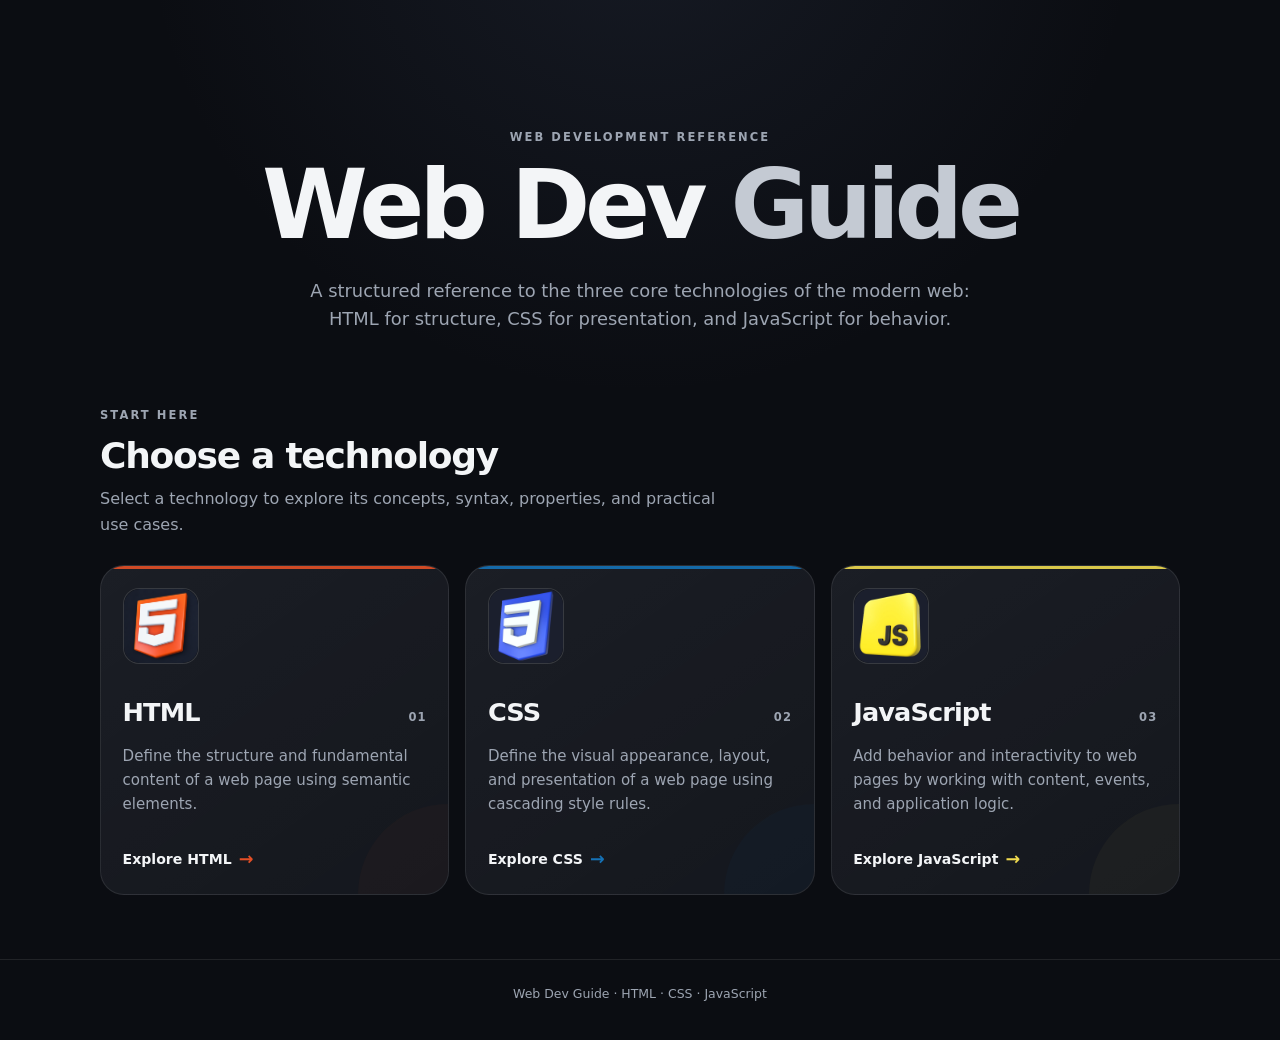
<file: index.html>
<!DOCTYPE html>
<html lang="en">
<head>
  
    <meta name="google-site-verification" content="sZ10fgFC_oIVMOvMcH8yrfDZhcDWqe3ClkjsfFh-Iv0" />
  <meta charset="UTF-8">
  <meta name="viewport" content="width=device-width, initial-scale=1.0">

  <meta
    name="description"
    content="Web Dev Guide — a practical and technical reference for HTML, CSS, and JavaScript."
  >

  <title>Web Development Guide</title>

  <link rel="stylesheet" href="index.css">
  <link rel="icon" href="favicon.ico" type="image/x-icon">
</head>

<body>
  <header class="site-header">
    <div class="header-content">
      <p class="eyebrow">WEB DEVELOPMENT REFERENCE</p>

      <h1>Web Dev <span>Guide</span></h1>

      <p class="intro">
        A structured reference to the three core technologies of the modern web:
        HTML for structure, CSS for presentation, and JavaScript for behavior.
      </p>
    </div>
  </header>

  <main>
    <section class="technologies" aria-labelledby="technologies-title">
      <div class="section-heading">
        <p class="section-kicker">START HERE</p>

        <h2 id="technologies-title">Choose a technology</h2>

        <p>
          Select a technology to explore its concepts, syntax, properties, and
          practical use cases.
        </p>
      </div>

      <div class="technologies-container">

        <!-- HTML -->
        <article class="tech-card-container">
          <a href="html.html" class="tech-card tech-card--html">

            <div class="tech-logo-wrapper">
              <img
                src="html-logo.png"
                alt="HTML5 logo"
                class="tech-logo"
                width="76"
                height="76"
              >
            </div>

            <div class="tech-info">
              <div class="tech-heading">
                <h3>HTML</h3>
                <span class="tech-number">01</span>
              </div>

              <p class="tech-description">
                Define the structure and fundamental content of a web page
                using semantic elements.
              </p>

              <span class="card-link">
                Explore HTML
                <span aria-hidden="true">→</span>
              </span>
            </div>

          </a>
        </article>


        <!-- CSS -->
        <article class="tech-card-container">
          <a href="css.html" class="tech-card tech-card--css">

            <div class="tech-logo-wrapper">
              <img
                src="css-logo.png"
                alt="CSS logo"
                class="tech-logo"
                width="76"
                height="76"
              >
            </div>

            <div class="tech-info">
              <div class="tech-heading">
                <h3>CSS</h3>
                <span class="tech-number">02</span>
              </div>

              <p class="tech-description">
                Define the visual appearance, layout, and presentation of a
                web page using cascading style rules.
              </p>

              <span class="card-link">
                Explore CSS
                <span aria-hidden="true">→</span>
              </span>
            </div>

          </a>
        </article>


        <!-- JavaScript -->
        <article class="tech-card-container">
          <a href="js.html" class="tech-card tech-card--js">

            <div class="tech-logo-wrapper">
              <img
                src="js-logo.png"
                alt="JavaScript logo"
                class="tech-logo"
                width="76"
                height="76"
              >
            </div>

            <div class="tech-info">
              <div class="tech-heading">
                <h3>JavaScript</h3>
                <span class="tech-number">03</span>
              </div>

              <p class="tech-description">
                Add behavior and interactivity to web pages by working with
                content, events, and application logic.
              </p>

              <span class="card-link">
                Explore JavaScript
                <span aria-hidden="true">→</span>
              </span>
            </div>

          </a>
        </article>

      </div>
    </section>
  </main>

  <footer class="site-footer">
    <p>
      Web Dev Guide
      <span aria-hidden="true">·</span>
      HTML · CSS · JavaScript
    </p>
  </footer>

</body>
</html>
</file>
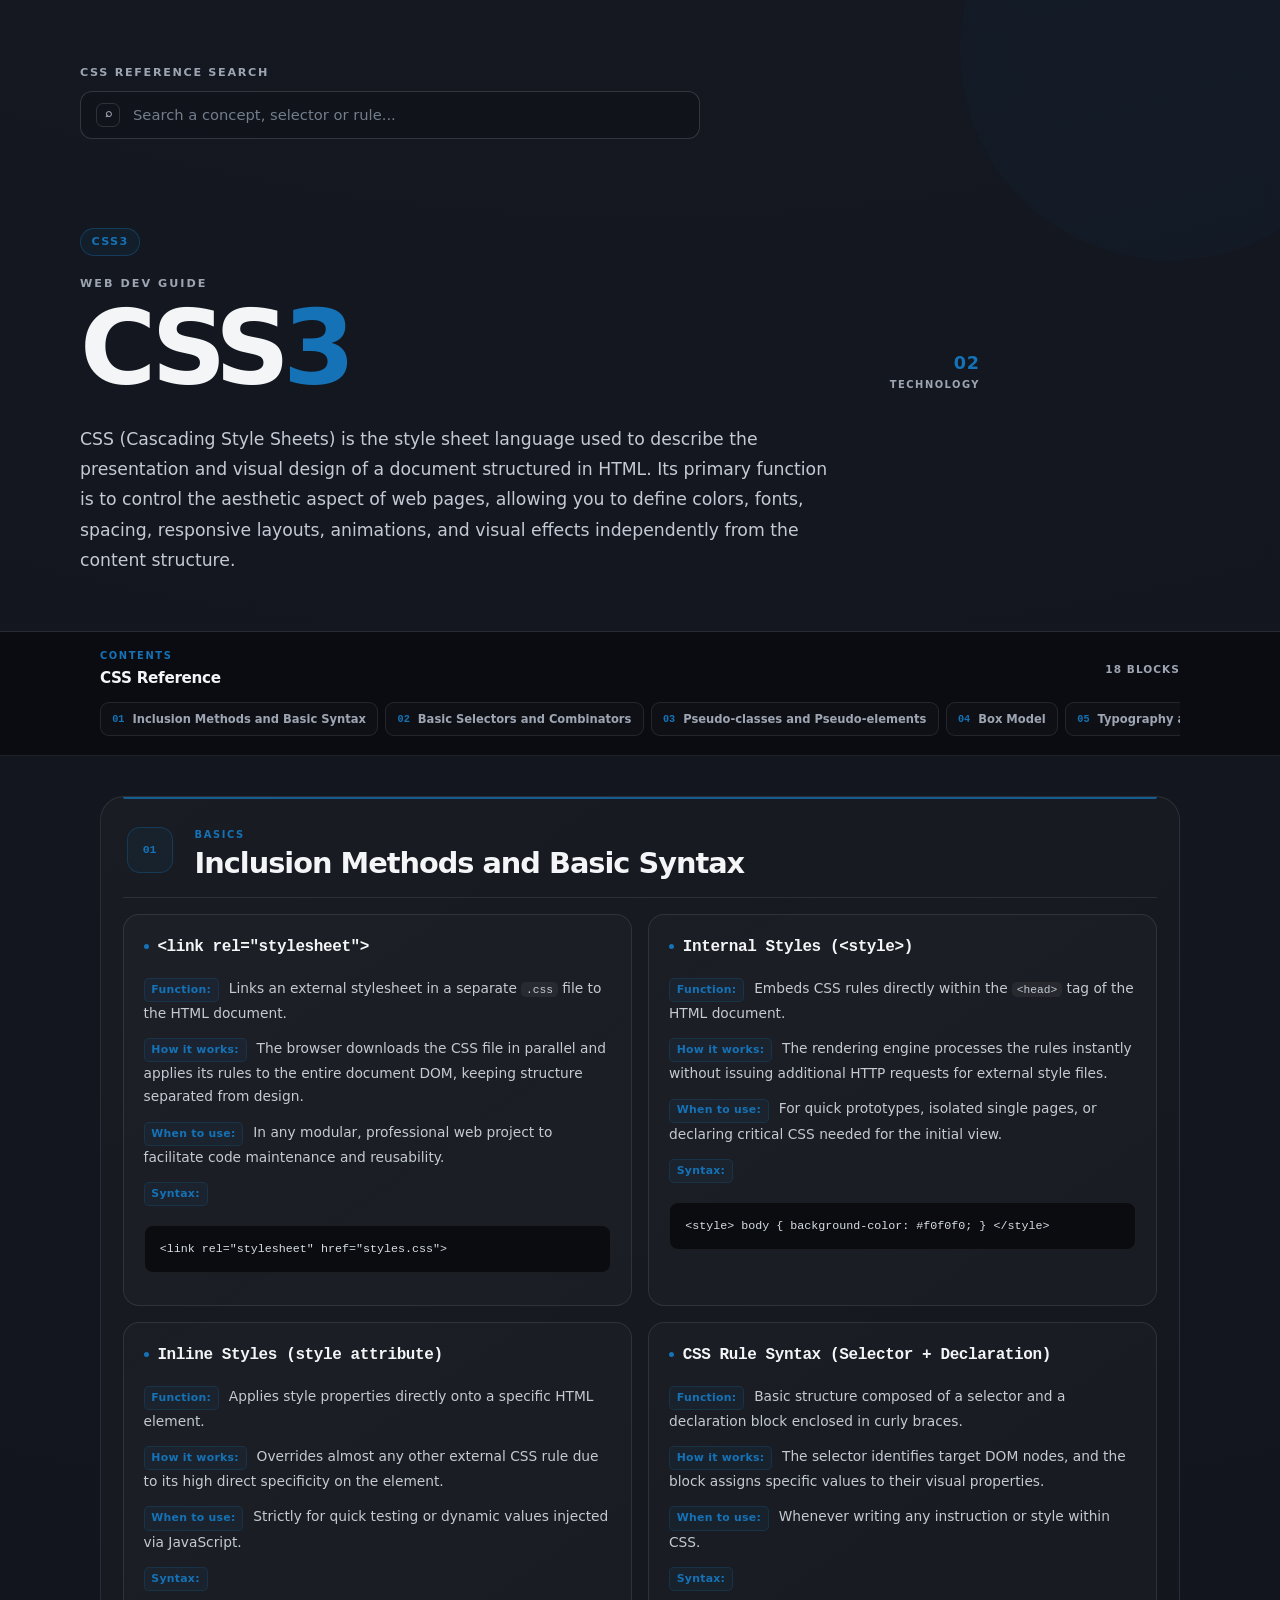
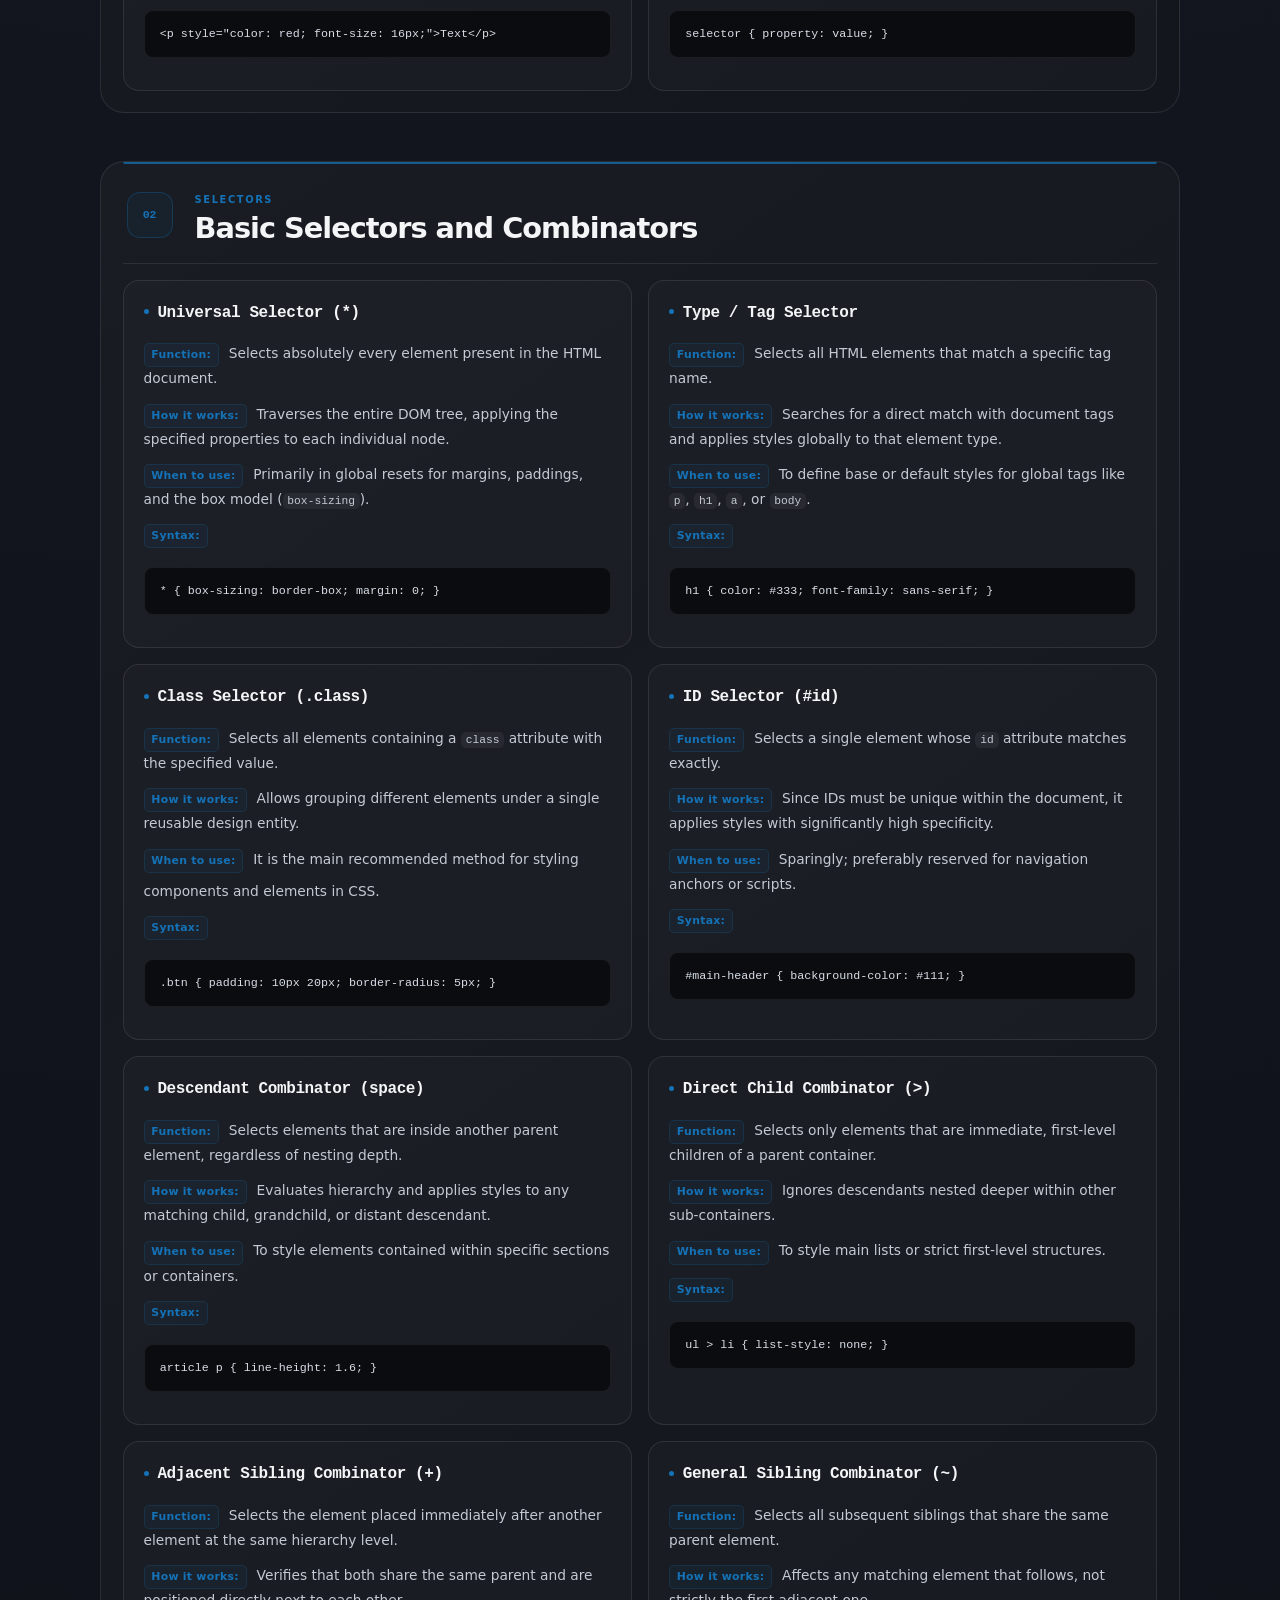
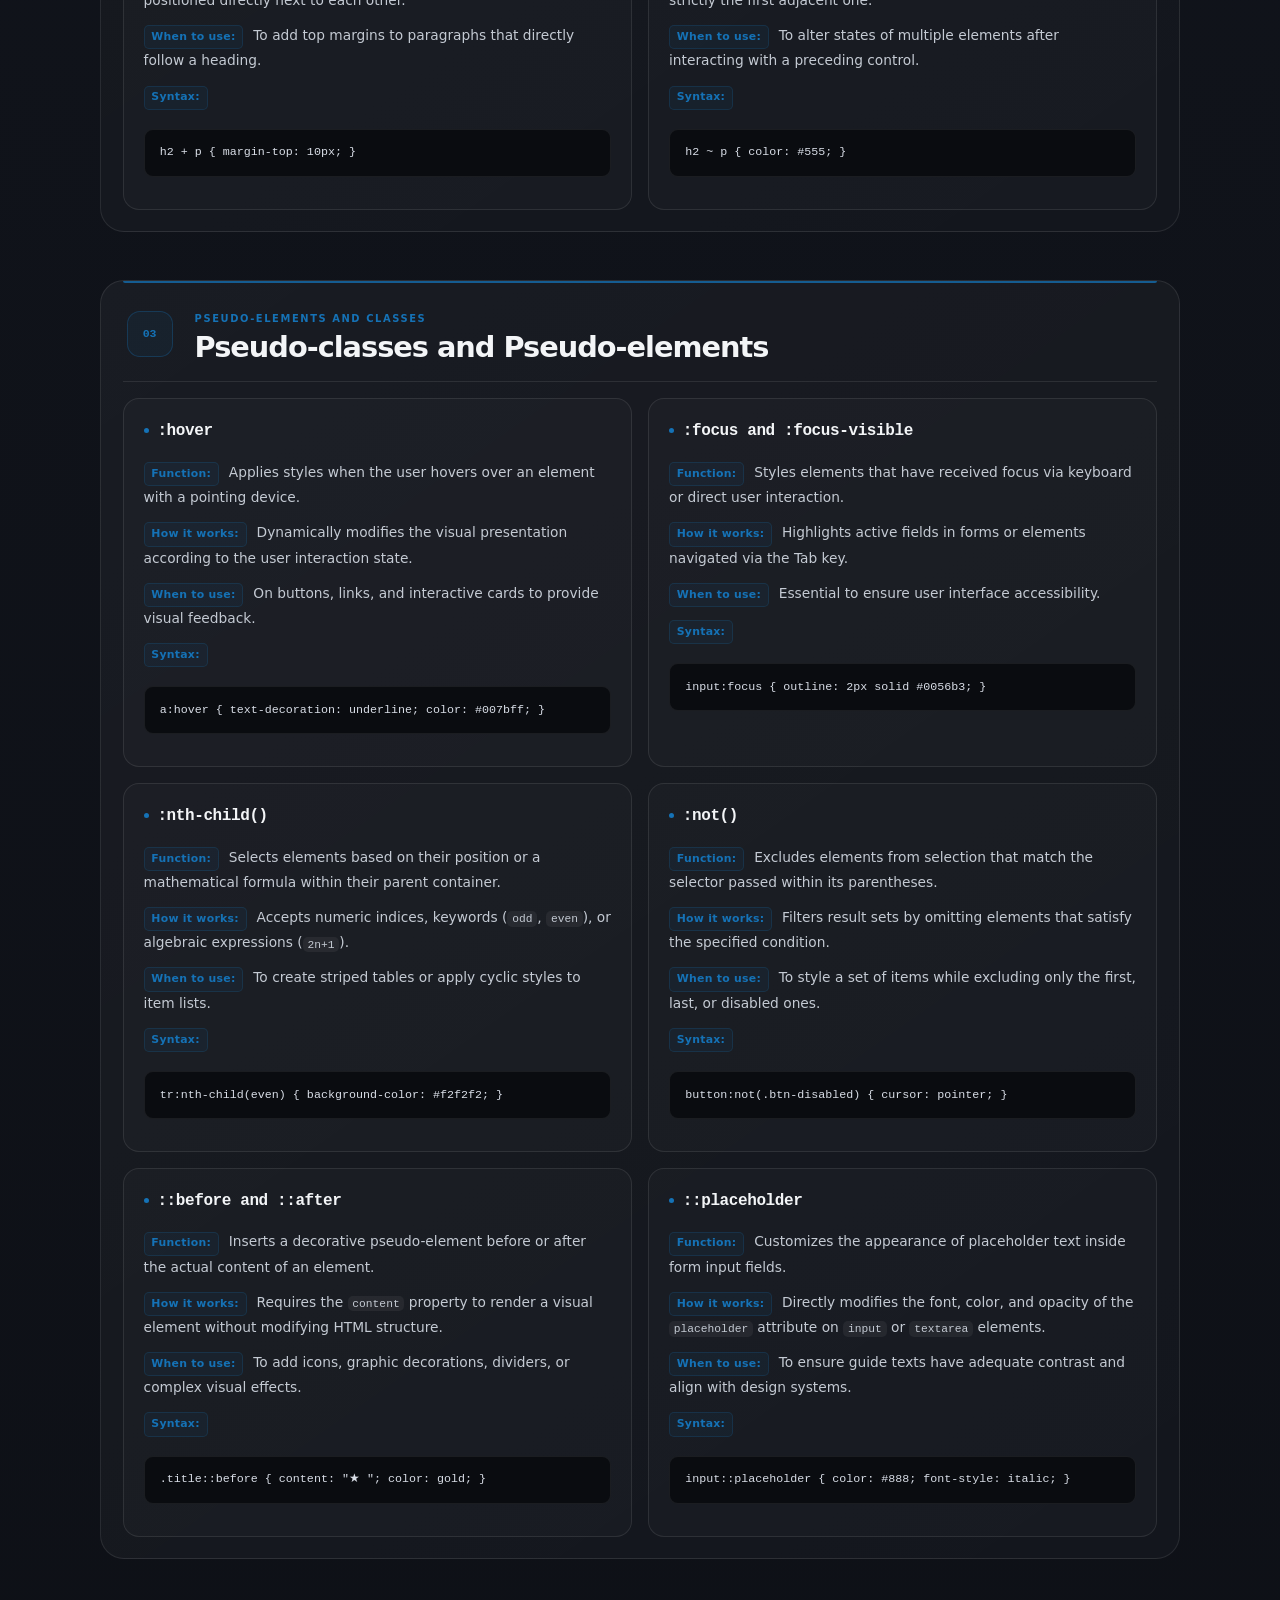
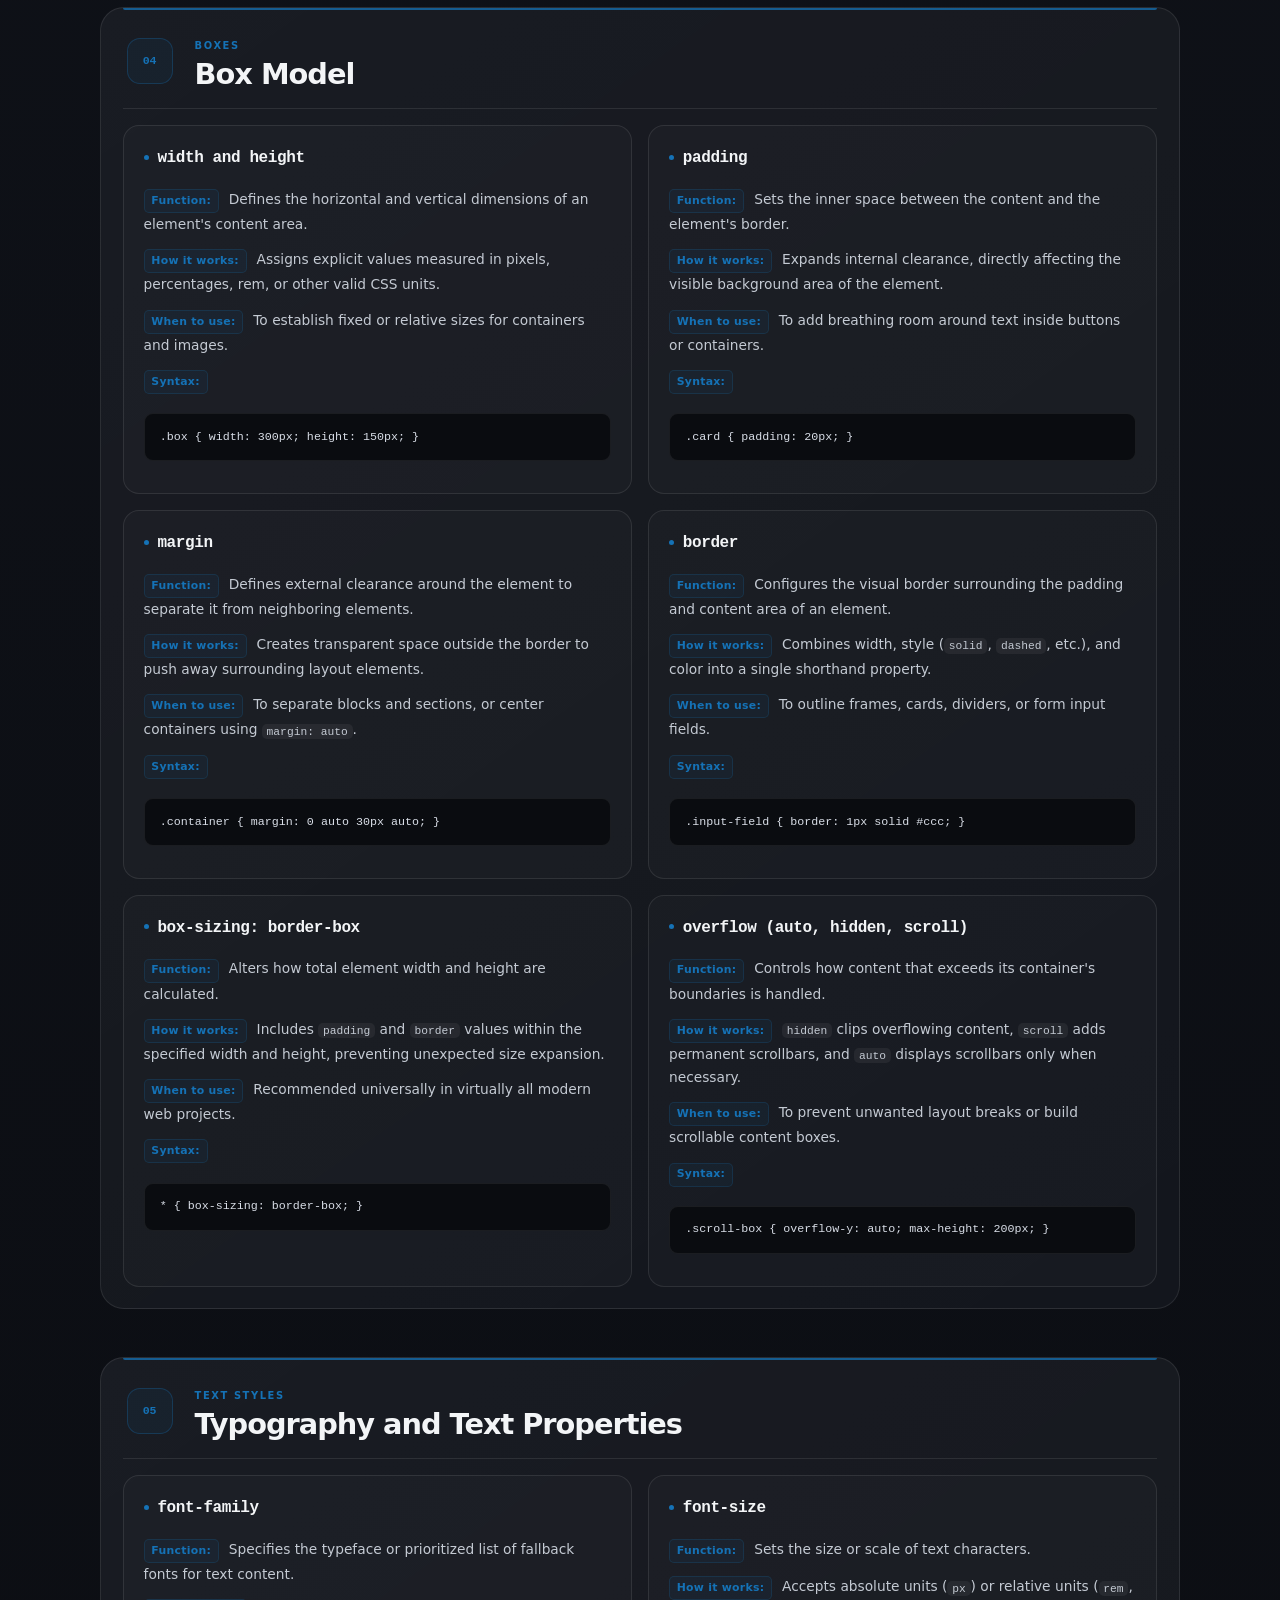
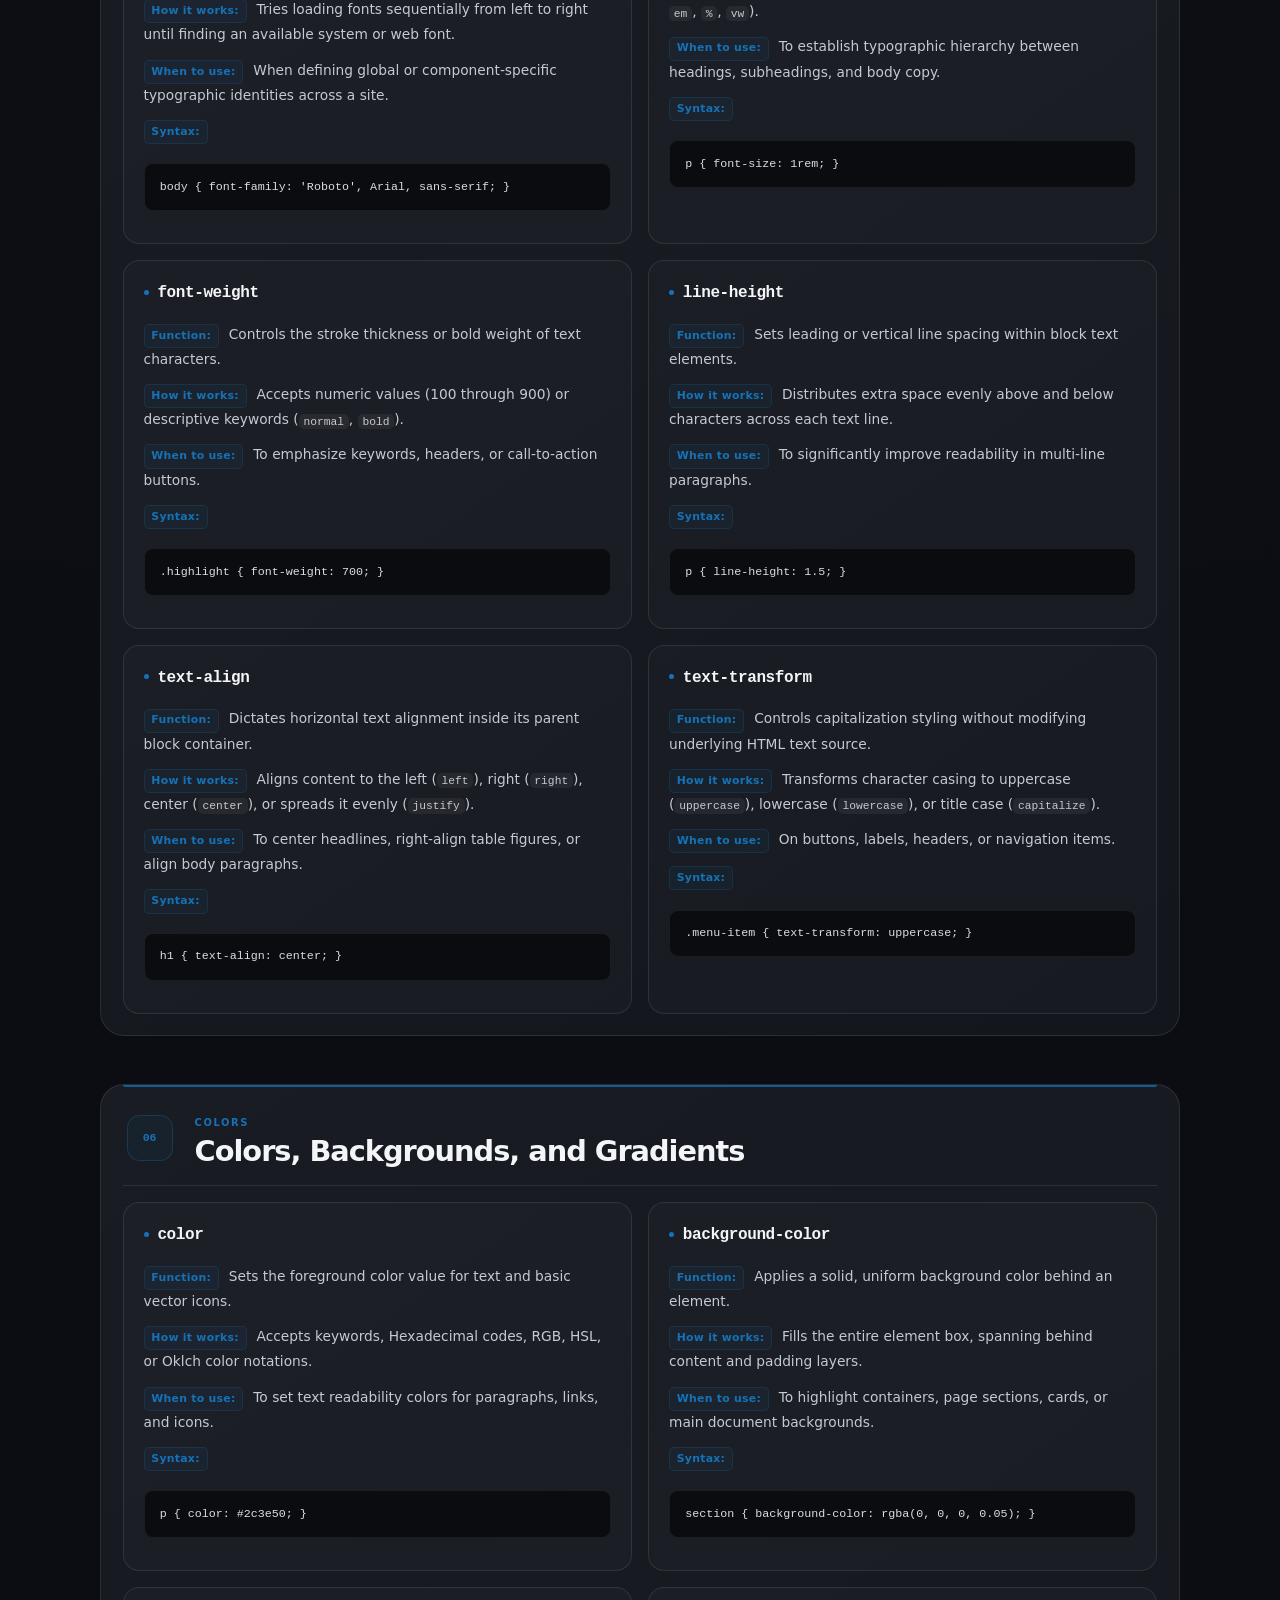
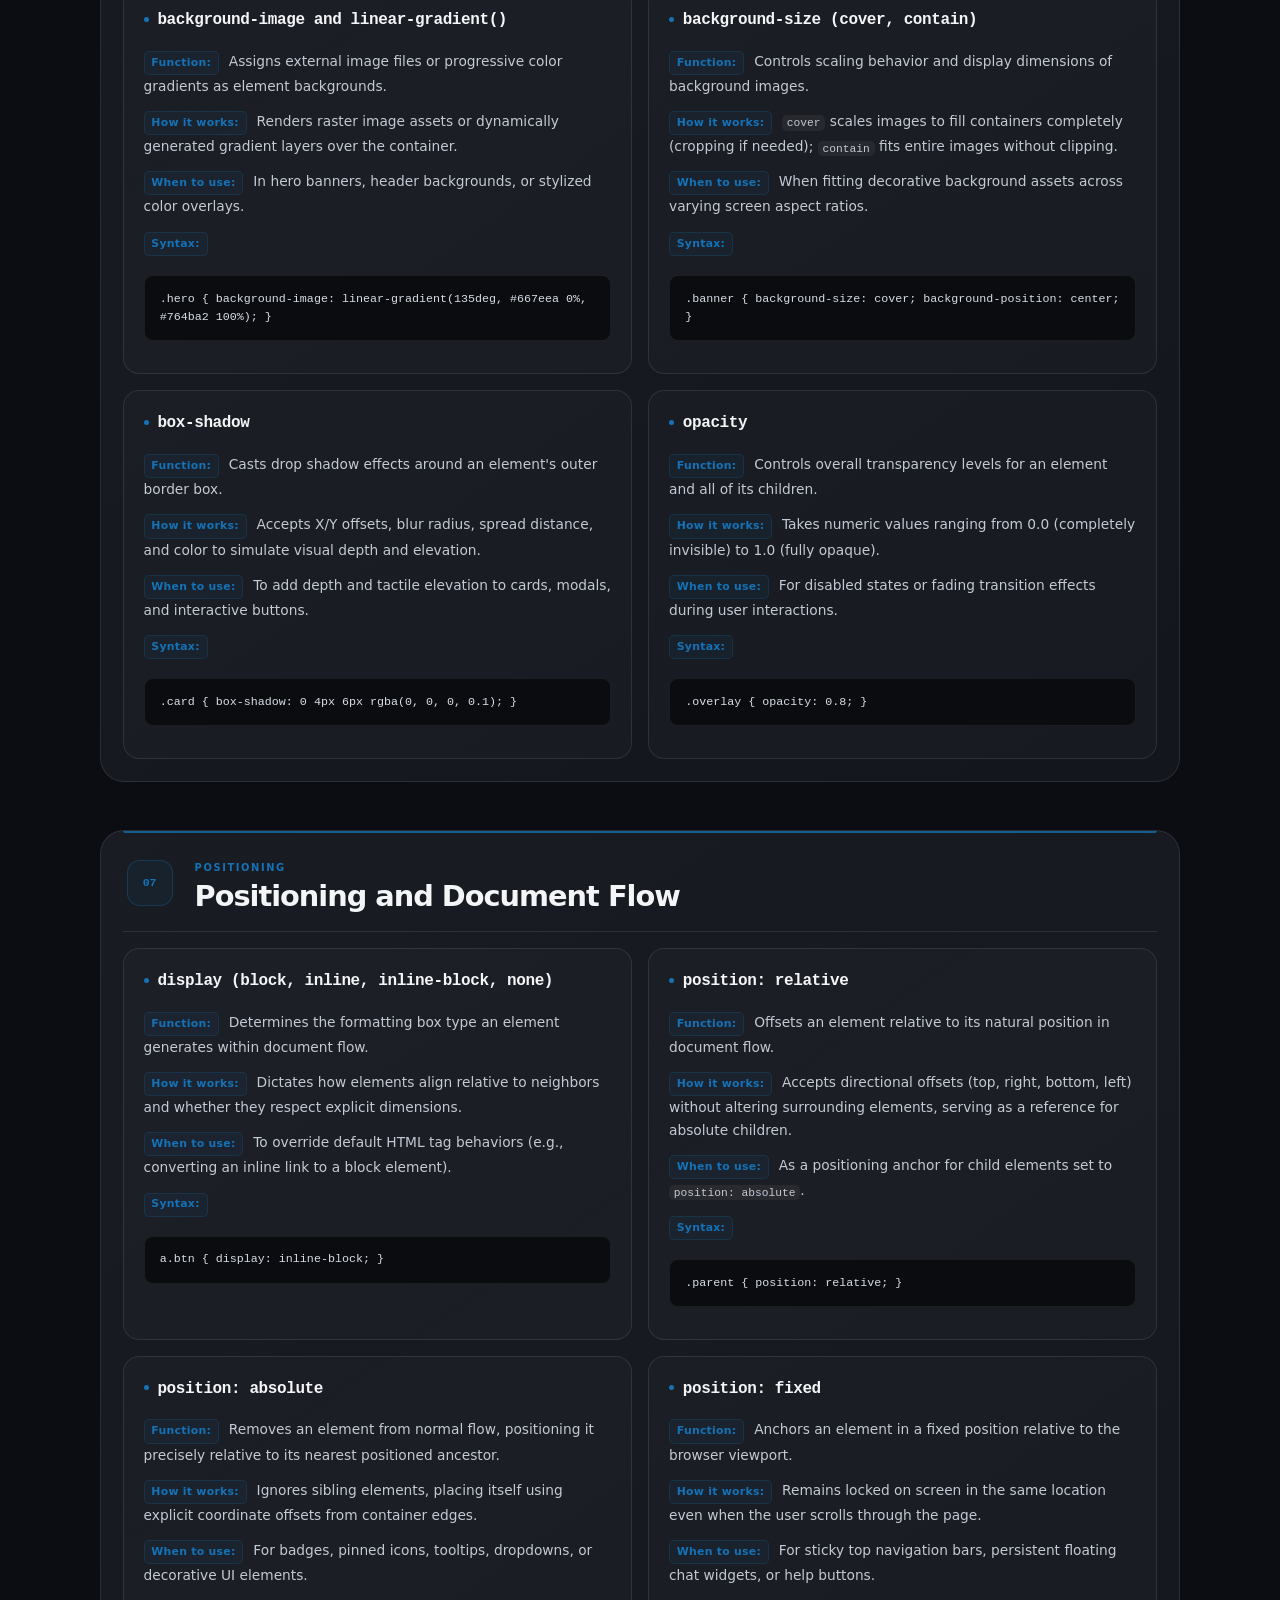
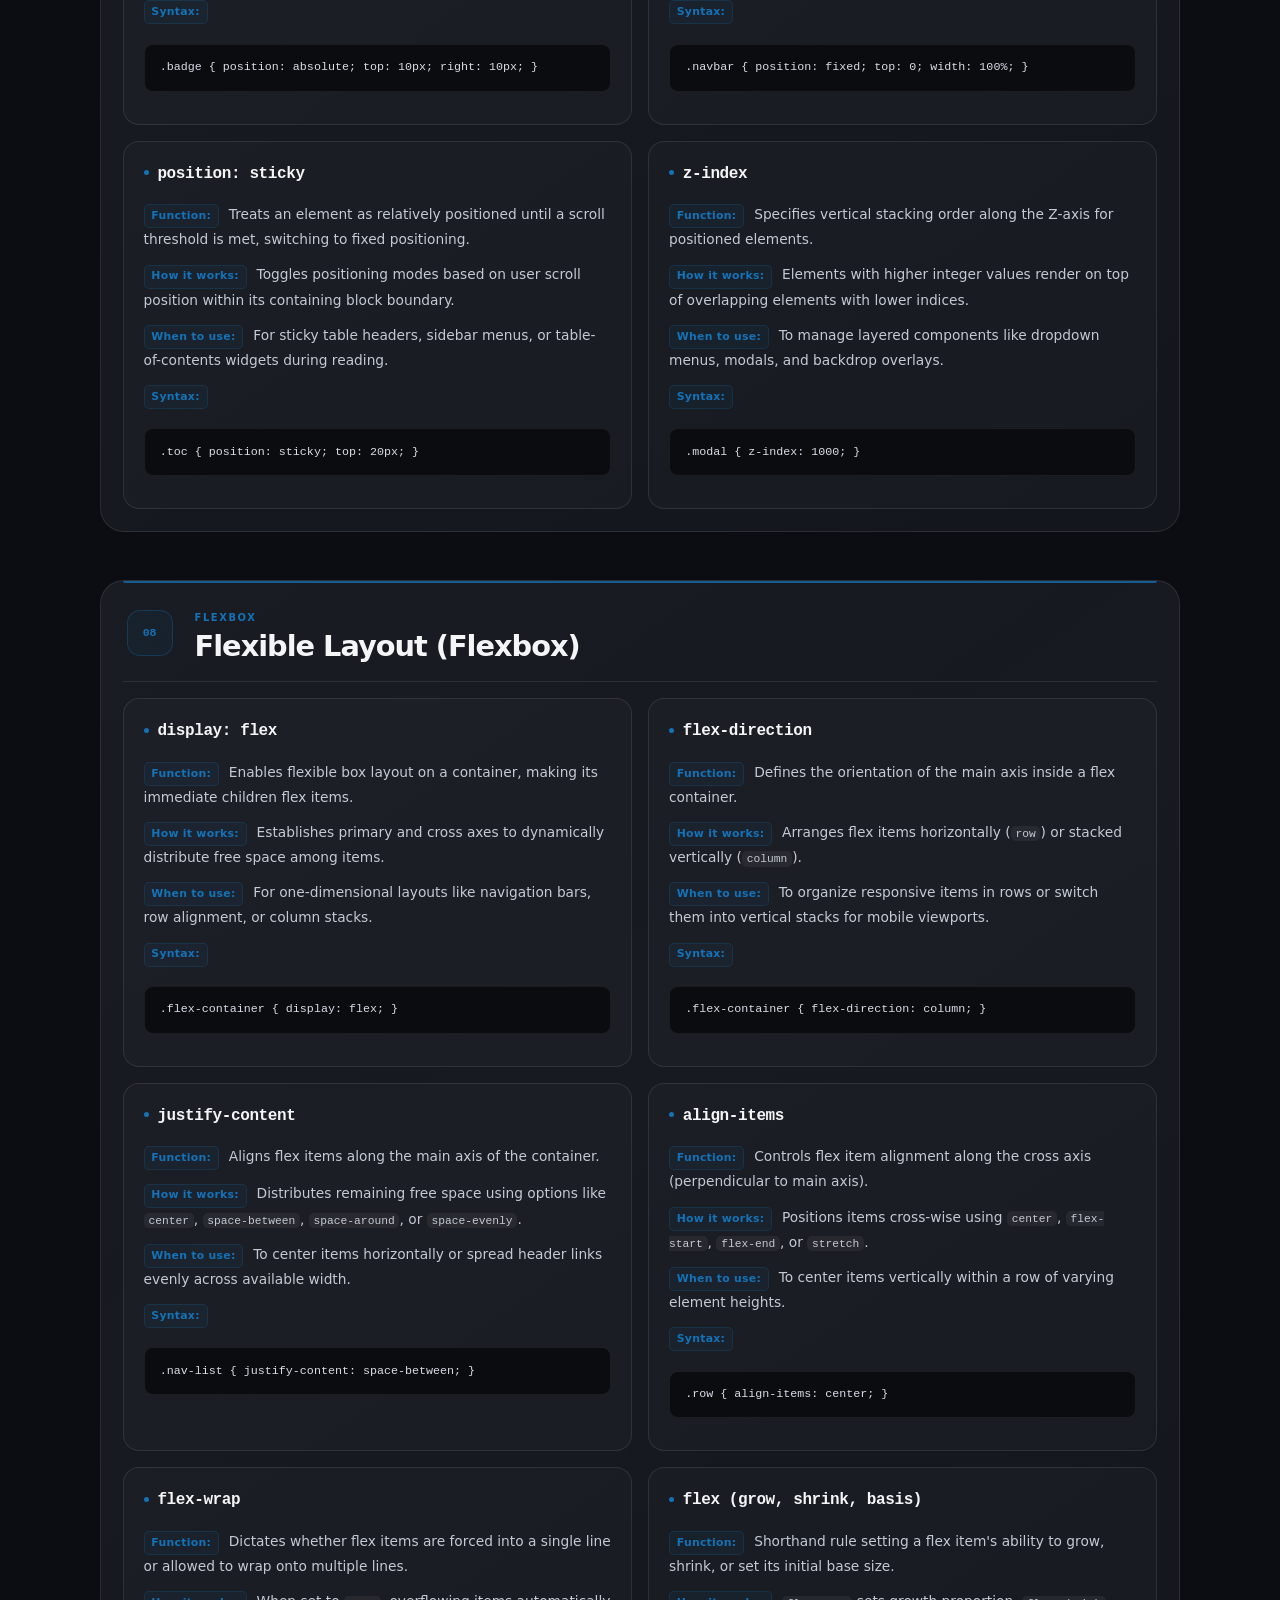
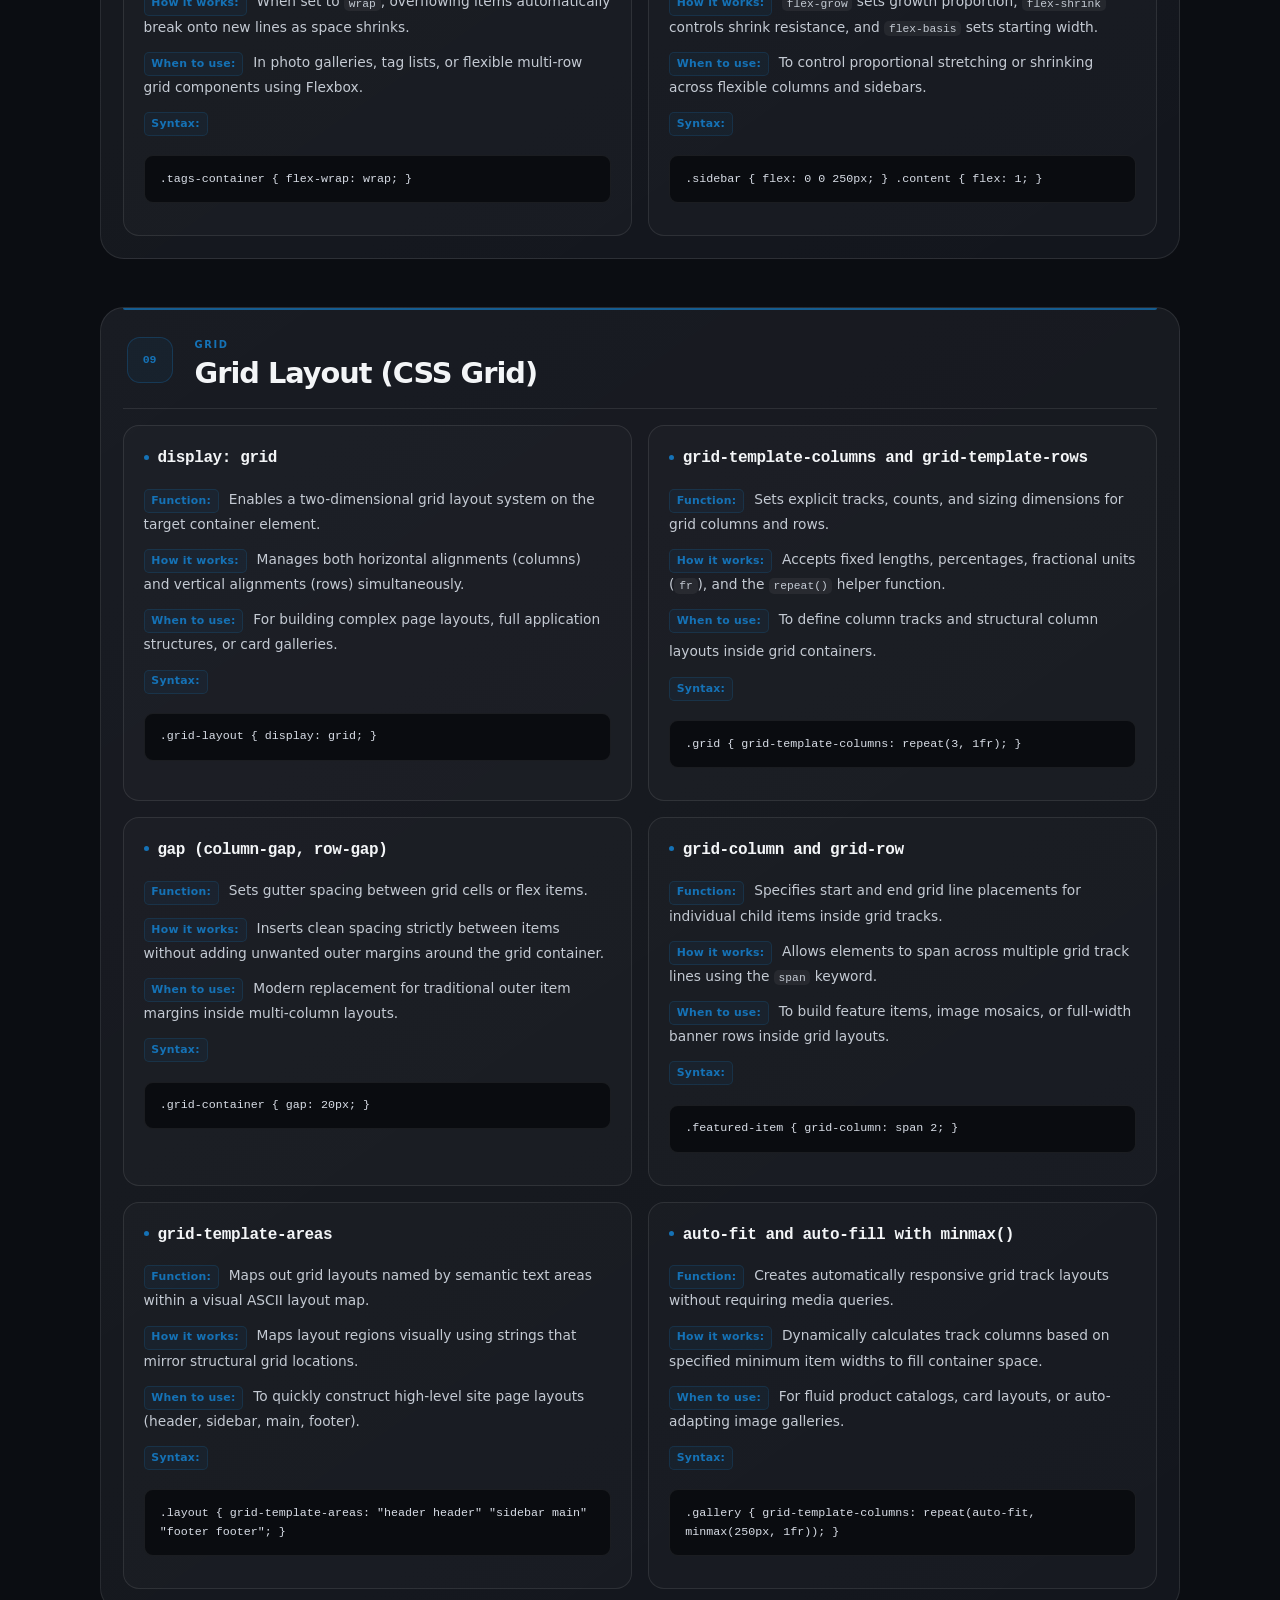
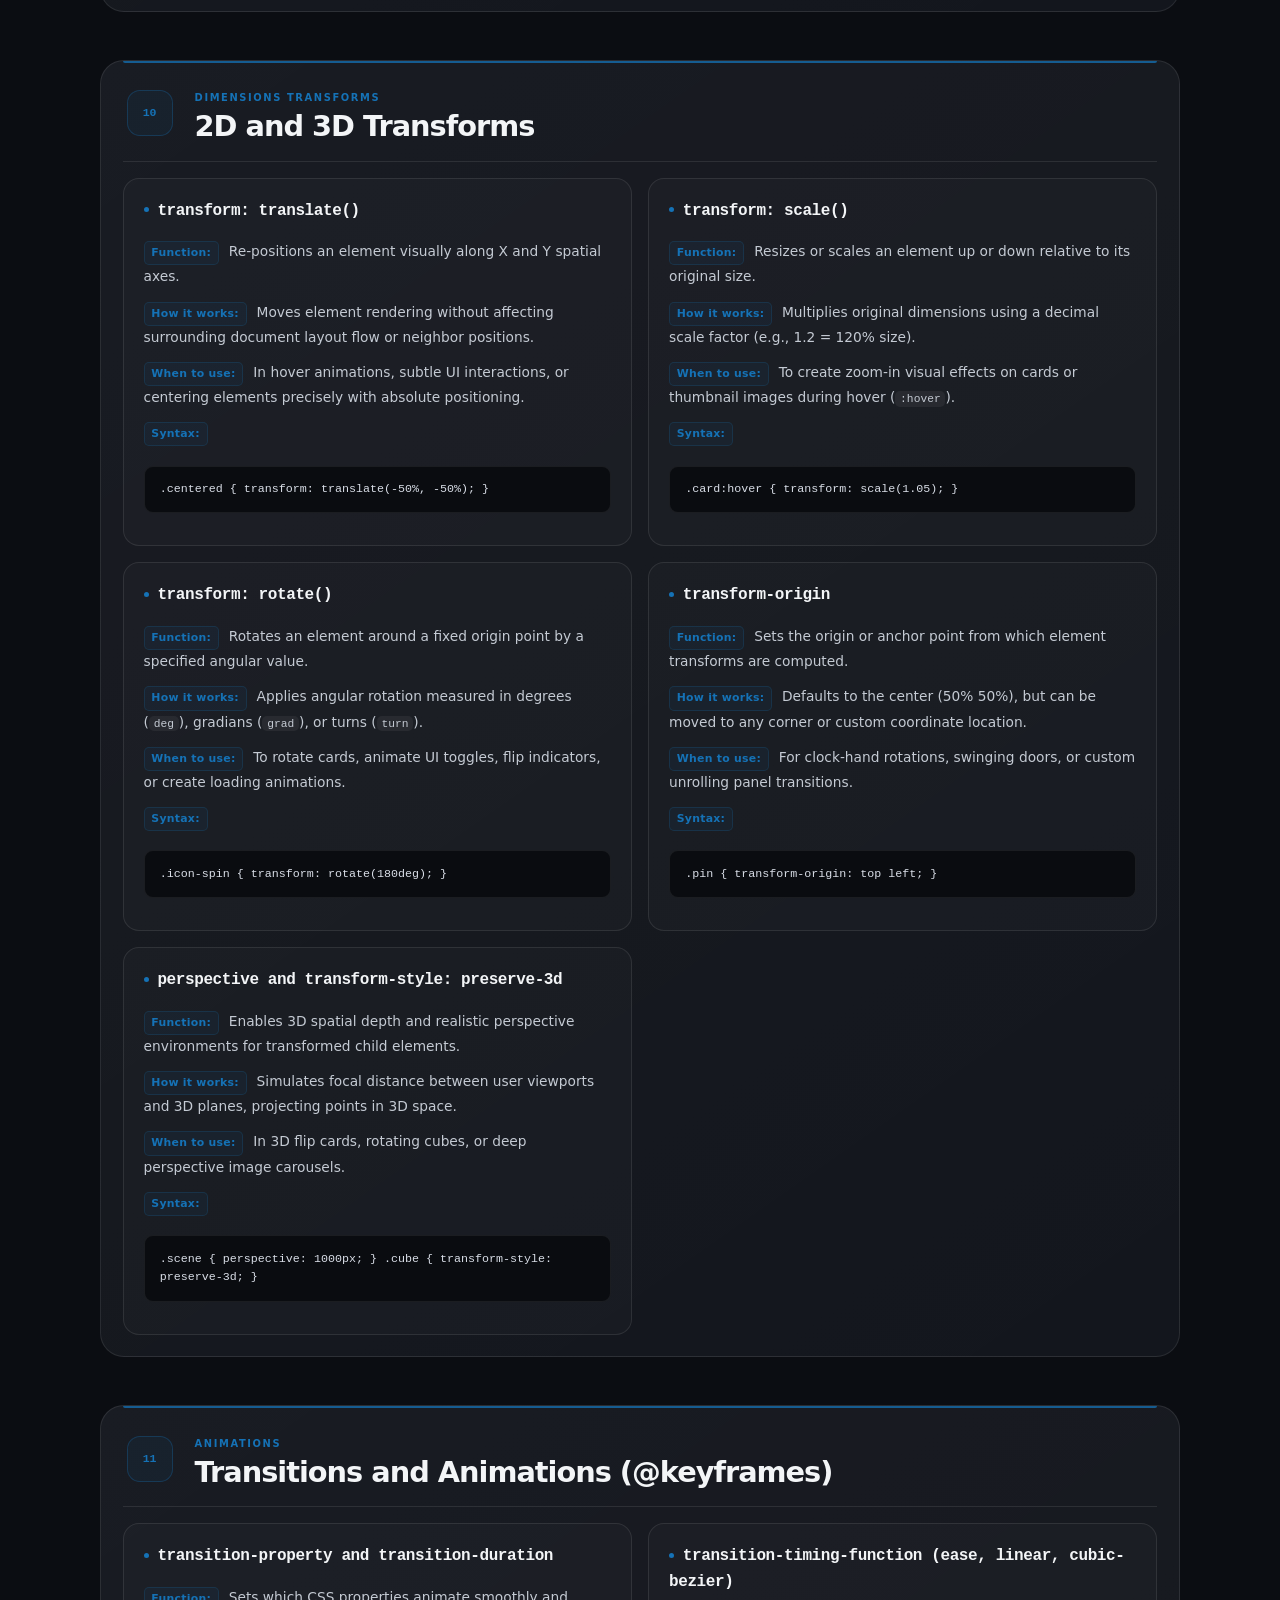
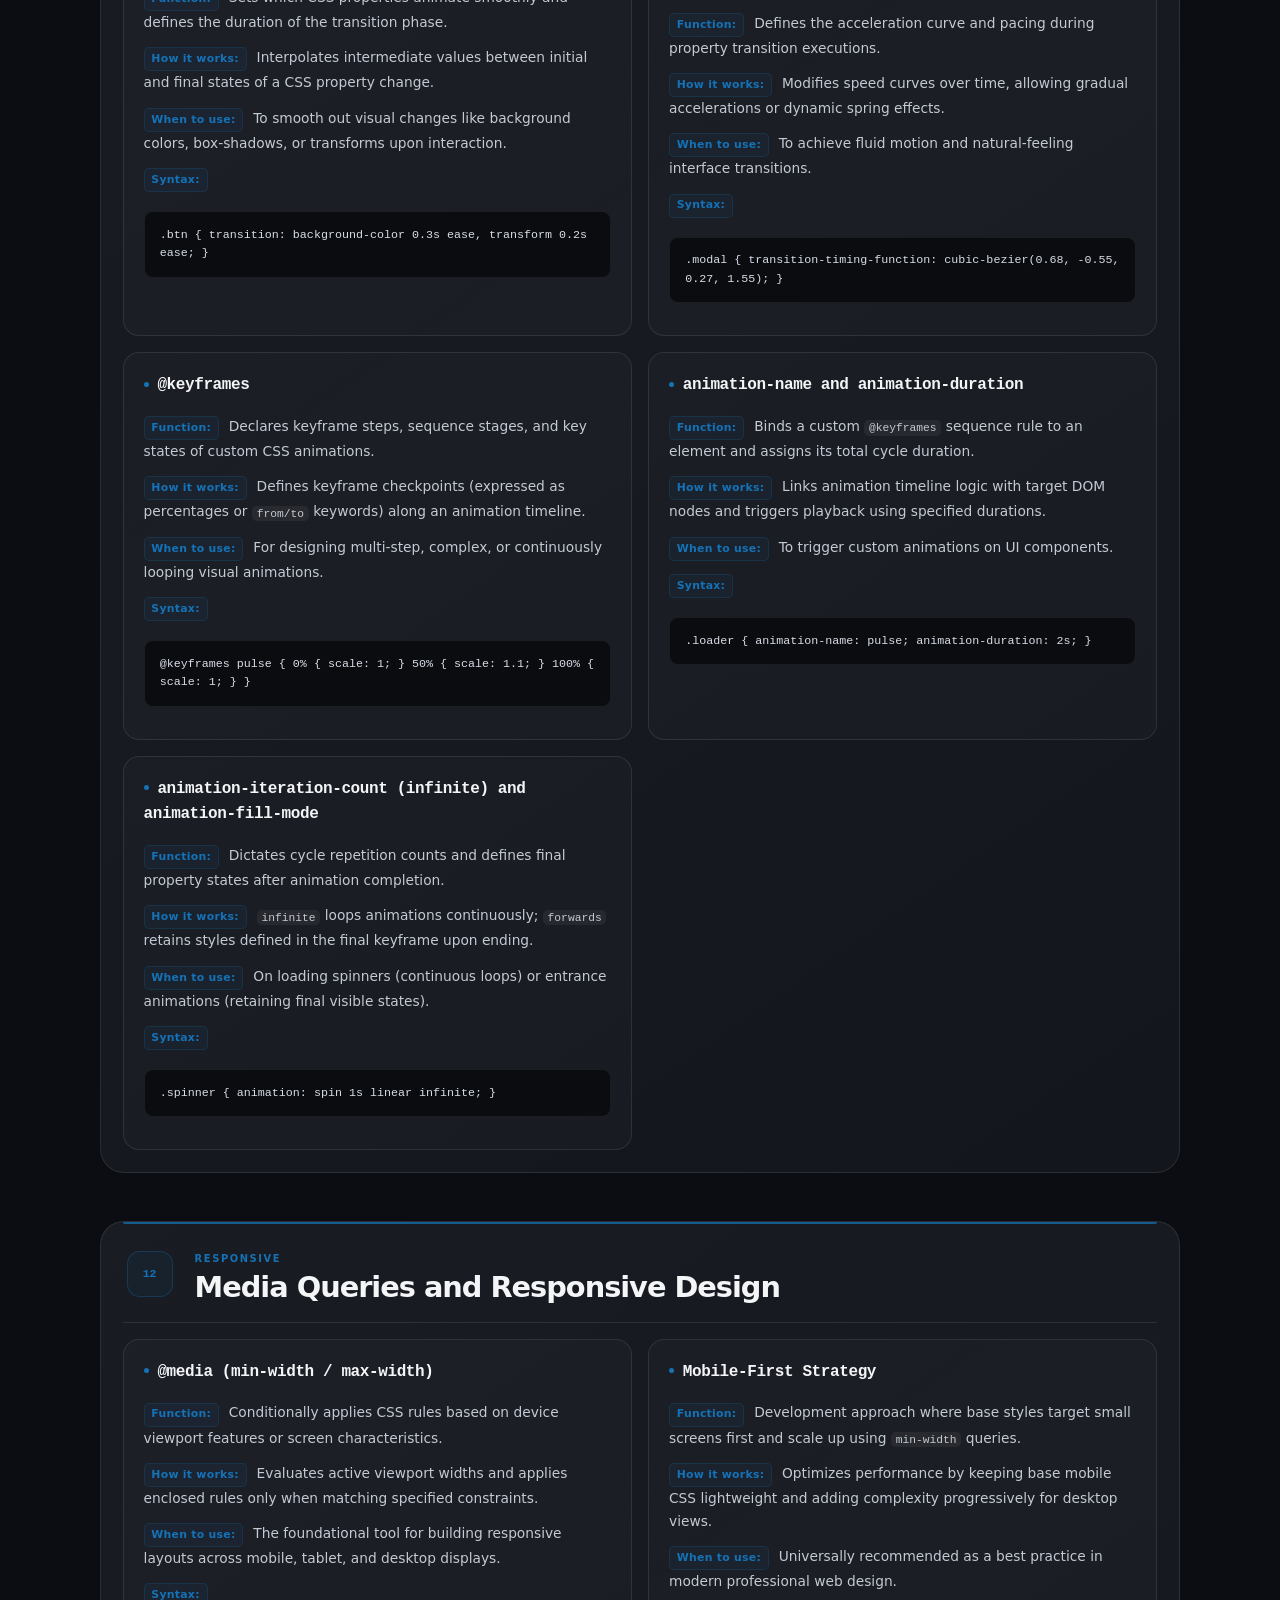
<file: css.html>
<!DOCTYPE html>
<html lang="en">
<head>
  <meta charset="UTF-8">
  <meta name="viewport" content="width=device-width, initial-scale=1.0">
  <title>CSS3 - Web Dev Guide</title>
  <meta name="description" content="CSS (Cascading Style Sheets) is a stylesheet language used to define the visual appearance, layout, and presentation of web pages.">
  <link rel="stylesheet" href="css.css">
  <link rel="icon" href="favicon.ico" type="image/png">
</head>
<body class="tech-page--css">

  <header class="tech-header">
    <div class="tech-header-inner">
      <div class="search-container">
        <label class="search-label" for="search-input">CSS REFERENCE SEARCH</label>
        <div class="search-field">
          <span class="search-icon" aria-hidden="true">⌕</span>
          <input
            type="text"
            id="search-input"
            class="search-input"
            placeholder="Search a concept, selector or rule..."
          >
        </div>
      </div>

      <div class="tech-hero">
        <div class="tech-badge">CSS3</div>

        <div class="tech-title-row">
          <div>
            <p class="tech-kicker">WEB DEV GUIDE</p>
            <h1>CSS<span>3</span></h1>
          </div>

          <div class="tech-index">
            <span>02</span>
            <small>TECHNOLOGY</small>
          </div>
        </div>

        <p class="tech-intro">CSS (Cascading Style Sheets) is the style sheet language used to describe the presentation and visual design of a document structured in HTML. Its primary function is to control the aesthetic aspect of web pages, allowing you to define colors, fonts, spacing, responsive layouts, animations, and visual effects independently from the content structure.</p>
      </div>
    </div>
  </header>

  <nav class="toc">
    <div class="toc-inner">
      <div class="toc-header">
        <div>
          <p class="toc-kicker">CONTENTS</p>
          <h2>CSS Reference</h2>
        </div>
        <span class="toc-count">18 BLOCKS</span>
      </div>
      <div class="toc-links">
        <a href="#block-1"><span>01</span>Inclusion Methods and Basic Syntax</a>
        <a href="#block-2"><span>02</span>Basic Selectors and Combinators</a>
        <a href="#block-3"><span>03</span>Pseudo-classes and Pseudo-elements</a>
        <a href="#block-4"><span>04</span>Box Model</a>
        <a href="#block-5"><span>05</span>Typography and Text Properties</a>
        <a href="#block-6"><span>06</span>Colors, Backgrounds, and Gradients</a>
        <a href="#block-7"><span>07</span>Positioning and Document Flow</a>
        <a href="#block-8"><span>08</span>Flexible Layout (Flexbox)</a>
        <a href="#block-9"><span>09</span>Grid Layout (CSS Grid)</a>
        <a href="#block-10"><span>10</span>2D and 3D Transforms</a>
        <a href="#block-11"><span>11</span>Transitions and Animations (@keyframes)</a>
        <a href="#block-12"><span>12</span>Media Queries and Responsive Design</a>
        <a href="#block-13"><span>13</span>CSS Variables (Custom Properties)</a>
        <a href="#block-14"><span>14</span>Filters and Blend Modes</a>
        <a href="#block-15"><span>15</span>CSS Math Functions</a>
        <a href="#block-16"><span>16</span>CSS Logical Properties</a>
        <a href="#block-17"><span>17</span>Container Queries</a>
        <a href="#block-18"><span>18</span>Advanced At-Rules (@layer, @supports)</a>
      </div>
    </div>
  </nav>

  <main class="guide-content">
    <section id="block-1" class="guide-section">
      <div class="section-heading">
        <div class="section-number">01</div>
        <div>
          <p class="section-kicker">BASICS</p>
          <h2>Inclusion Methods and Basic Syntax</h2>
        </div>
      </div>

      <article>
        <h3>&lt;link rel="stylesheet"&gt;</h3>
        <p><strong class="label-meta">Function:</strong> Links an external stylesheet in a separate <code>.css</code> file to the HTML document.</p>
        <p><strong class="label-meta">How it works:</strong> The browser downloads the CSS file in parallel and applies its rules to the entire document DOM, keeping structure separated from design.</p>
        <p><strong class="label-meta">When to use:</strong> In any modular, professional web project to facilitate code maintenance and reusability.</p>
        <p><strong class="label-syntax">Syntax:</strong> <pre>&lt;link rel="stylesheet" href="styles.css"&gt;</pre></p>
      </article>

      <article>
        <h3>Internal Styles (&lt;style&gt;)</h3>
        <p><strong class="label-meta">Function:</strong> Embeds CSS rules directly within the <code>&lt;head&gt;</code> tag of the HTML document.</p>
        <p><strong class="label-meta">How it works:</strong> The rendering engine processes the rules instantly without issuing additional HTTP requests for external style files.</p>
        <p><strong class="label-meta">When to use:</strong> For quick prototypes, isolated single pages, or declaring critical CSS needed for the initial view.</p>
        <p><strong class="label-syntax">Syntax:</strong> <pre>&lt;style&gt; body { background-color: #f0f0f0; } &lt;/style&gt;</pre></p>
      </article>

      <article>
        <h3>Inline Styles (style attribute)</h3>
        <p><strong class="label-meta">Function:</strong> Applies style properties directly onto a specific HTML element.</p>
        <p><strong class="label-meta">How it works:</strong> Overrides almost any other external CSS rule due to its high direct specificity on the element.</p>
        <p><strong class="label-meta">When to use:</strong> Strictly for quick testing or dynamic values injected via JavaScript.</p>
        <p><strong class="label-syntax">Syntax:</strong> <pre>&lt;p style="color: red; font-size: 16px;"&gt;Text&lt;/p&gt;</pre></p>
      </article>

      <article>
        <h3>CSS Rule Syntax (Selector + Declaration)</h3>
        <p><strong class="label-meta">Function:</strong> Basic structure composed of a selector and a declaration block enclosed in curly braces.</p>
        <p><strong class="label-meta">How it works:</strong> The selector identifies target DOM nodes, and the block assigns specific values to their visual properties.</p>
        <p><strong class="label-meta">When to use:</strong> Whenever writing any instruction or style within CSS.</p>
        <p><strong class="label-syntax">Syntax:</strong> <pre>selector { property: value; }</pre></p>
      </article>
    </section>

    <section id="block-2" class="guide-section">
      <div class="section-heading">
        <div class="section-number">02</div>
        <div>
          <p class="section-kicker">SELECTORS</p>
          <h2>Basic Selectors and Combinators</h2>
        </div>
      </div>

      <article>
        <h3>Universal Selector (*)</h3>
        <p><strong class="label-meta">Function:</strong> Selects absolutely every element present in the HTML document.</p>
        <p><strong class="label-meta">How it works:</strong> Traverses the entire DOM tree, applying the specified properties to each individual node.</p>
        <p><strong class="label-meta">When to use:</strong> Primarily in global resets for margins, paddings, and the box model (<code>box-sizing</code>).</p>
        <p><strong class="label-syntax">Syntax:</strong> <pre>* { box-sizing: border-box; margin: 0; }</pre></p>
      </article>

      <article>
        <h3>Type / Tag Selector</h3>
        <p><strong class="label-meta">Function:</strong> Selects all HTML elements that match a specific tag name.</p>
        <p><strong class="label-meta">How it works:</strong> Searches for a direct match with document tags and applies styles globally to that element type.</p>
        <p><strong class="label-meta">When to use:</strong> To define base or default styles for global tags like <code>p</code>, <code>h1</code>, <code>a</code>, or <code>body</code>.</p>
        <p><strong class="label-syntax">Syntax:</strong> <pre>h1 { color: #333; font-family: sans-serif; }</pre></p>
      </article>

      <article>
        <h3>Class Selector (.class)</h3>
        <p><strong class="label-meta">Function:</strong> Selects all elements containing a <code>class</code> attribute with the specified value.</p>
        <p><strong class="label-meta">How it works:</strong> Allows grouping different elements under a single reusable design entity.</p>
        <p><strong class="label-syntax">When to use:</strong> It is the main recommended method for styling components and elements in CSS.</p>
        <p><strong class="label-syntax">Syntax:</strong> <pre>.btn { padding: 10px 20px; border-radius: 5px; }</pre></p>
      </article>

      <article>
        <h3>ID Selector (#id)</h3>
        <p><strong class="label-meta">Function:</strong> Selects a single element whose <code>id</code> attribute matches exactly.</p>
        <p><strong class="label-meta">How it works:</strong> Since IDs must be unique within the document, it applies styles with significantly high specificity.</p>
        <p><strong class="label-meta">When to use:</strong> Sparingly; preferably reserved for navigation anchors or scripts.</p>
        <p><strong class="label-syntax">Syntax:</strong> <pre>#main-header { background-color: #111; }</pre></p>
      </article>

      <article>
        <h3>Descendant Combinator (space)</h3>
        <p><strong class="label-meta">Function:</strong> Selects elements that are inside another parent element, regardless of nesting depth.</p>
        <p><strong class="label-meta">How it works:</strong> Evaluates hierarchy and applies styles to any matching child, grandchild, or distant descendant.</p>
        <p><strong class="label-meta">When to use:</strong> To style elements contained within specific sections or containers.</p>
        <p><strong class="label-syntax">Syntax:</strong> <pre>article p { line-height: 1.6; }</pre></p>
      </article>

      <article>
        <h3>Direct Child Combinator (&gt;)</h3>
        <p><strong class="label-meta">Function:</strong> Selects only elements that are immediate, first-level children of a parent container.</p>
        <p><strong class="label-meta">How it works:</strong> Ignores descendants nested deeper within other sub-containers.</p>
        <p><strong class="label-meta">When to use:</strong> To style main lists or strict first-level structures.</p>
        <p><strong class="label-syntax">Syntax:</strong> <pre>ul &gt; li { list-style: none; }</pre></p>
      </article>

      <article>
        <h3>Adjacent Sibling Combinator (+)</h3>
        <p><strong class="label-meta">Function:</strong> Selects the element placed immediately after another element at the same hierarchy level.</p>
        <p><strong class="label-meta">How it works:</strong> Verifies that both share the same parent and are positioned directly next to each other.</p>
        <p><strong class="label-meta">When to use:</strong> To add top margins to paragraphs that directly follow a heading.</p>
        <p><strong class="label-syntax">Syntax:</strong> <pre>h2 + p { margin-top: 10px; }</pre></p>
      </article>

      <article>
        <h3>General Sibling Combinator (~)</h3>
        <p><strong class="label-meta">Function:</strong> Selects all subsequent siblings that share the same parent element.</p>
        <p><strong class="label-meta">How it works:</strong> Affects any matching element that follows, not strictly the first adjacent one.</p>
        <p><strong class="label-meta">When to use:</strong> To alter states of multiple elements after interacting with a preceding control.</p>
        <p><strong class="label-syntax">Syntax:</strong> <pre>h2 ~ p { color: #555; }</pre></p>
      </article>
    </section>

    <section id="block-3" class="guide-section">
      <div class="section-heading">
        <div class="section-number">03</div>
        <div>
          <p class="section-kicker">PSEUDO-ELEMENTS AND CLASSES</p>
          <h2>Pseudo-classes and Pseudo-elements</h2>
        </div>
      </div>

      <article>
        <h3>:hover</h3>
        <p><strong class="label-meta">Function:</strong> Applies styles when the user hovers over an element with a pointing device.</p>
        <p><strong class="label-meta">How it works:</strong> Dynamically modifies the visual presentation according to the user interaction state.</p>
        <p><strong class="label-meta">When to use:</strong> On buttons, links, and interactive cards to provide visual feedback.</p>
        <p><strong class="label-syntax">Syntax:</strong> <pre>a:hover { text-decoration: underline; color: #007bff; }</pre></p>
      </article>

      <article>
        <h3>:focus and :focus-visible</h3>
        <p><strong class="label-meta">Function:</strong> Styles elements that have received focus via keyboard or direct user interaction.</p>
        <p><strong class="label-meta">How it works:</strong> Highlights active fields in forms or elements navigated via the Tab key.</p>
        <p><strong class="label-meta">When to use:</strong> Essential to ensure user interface accessibility.</p>
        <p><strong class="label-syntax">Syntax:</strong> <pre>input:focus { outline: 2px solid #0056b3; }</pre></p>
      </article>

      <article>
        <h3>:nth-child()</h3>
        <p><strong class="label-meta">Function:</strong> Selects elements based on their position or a mathematical formula within their parent container.</p>
        <p><strong class="label-meta">How it works:</strong> Accepts numeric indices, keywords (<code>odd</code>, <code>even</code>), or algebraic expressions (<code>2n+1</code>).</p>
        <p><strong class="label-meta">When to use:</strong> To create striped tables or apply cyclic styles to item lists.</p>
        <p><strong class="label-syntax">Syntax:</strong> <pre>tr:nth-child(even) { background-color: #f2f2f2; }</pre></p>
      </article>

      <article>
        <h3>:not()</h3>
        <p><strong class="label-meta">Function:</strong> Excludes elements from selection that match the selector passed within its parentheses.</p>
        <p><strong class="label-meta">How it works:</strong> Filters result sets by omitting elements that satisfy the specified condition.</p>
        <p><strong class="label-meta">When to use:</strong> To style a set of items while excluding only the first, last, or disabled ones.</p>
        <p><strong class="label-syntax">Syntax:</strong> <pre>button:not(.btn-disabled) { cursor: pointer; }</pre></p>
      </article>

      <article>
        <h3>::before and ::after</h3>
        <p><strong class="label-meta">Function:</strong> Inserts a decorative pseudo-element before or after the actual content of an element.</p>
        <p><strong class="label-meta">How it works:</strong> Requires the <code>content</code> property to render a visual element without modifying HTML structure.</p>
        <p><strong class="label-meta">When to use:</strong> To add icons, graphic decorations, dividers, or complex visual effects.</p>
        <p><strong class="label-syntax">Syntax:</strong> <pre>.title::before { content: "★ "; color: gold; }</pre></p>
      </article>

      <article>
        <h3>::placeholder</h3>
        <p><strong class="label-meta">Function:</strong> Customizes the appearance of placeholder text inside form input fields.</p>
        <p><strong class="label-meta">How it works:</strong> Directly modifies the font, color, and opacity of the <code>placeholder</code> attribute on <code>input</code> or <code>textarea</code> elements.</p>
        <p><strong class="label-meta">When to use:</strong> To ensure guide texts have adequate contrast and align with design systems.</p>
        <p><strong class="label-syntax">Syntax:</strong> <pre>input::placeholder { color: #888; font-style: italic; }</pre></p>
      </article>
    </section>

    <section id="block-4" class="guide-section">
      <div class="section-heading">
        <div class="section-number">04</div>
        <div>
          <p class="section-kicker">BOXES</p>
          <h2>Box Model</h2>
        </div>
      </div>

      <article>
        <h3>width and height</h3>
        <p><strong class="label-meta">Function:</strong> Defines the horizontal and vertical dimensions of an element's content area.</p>
        <p><strong class="label-meta">How it works:</strong> Assigns explicit values measured in pixels, percentages, rem, or other valid CSS units.</p>
        <p><strong class="label-meta">When to use:</strong> To establish fixed or relative sizes for containers and images.</p>
        <p><strong class="label-syntax">Syntax:</strong> <pre>.box { width: 300px; height: 150px; }</pre></p>
      </article>

      <article>
        <h3>padding</h3>
        <p><strong class="label-meta">Function:</strong> Sets the inner space between the content and the element's border.</p>
        <p><strong class="label-meta">How it works:</strong> Expands internal clearance, directly affecting the visible background area of the element.</p>
        <p><strong class="label-meta">When to use:</strong> To add breathing room around text inside buttons or containers.</p>
        <p><strong class="label-syntax">Syntax:</strong> <pre>.card { padding: 20px; }</pre></p>
      </article>

      <article>
        <h3>margin</h3>
        <p><strong class="label-meta">Function:</strong> Defines external clearance around the element to separate it from neighboring elements.</p>
        <p><strong class="label-meta">How it works:</strong> Creates transparent space outside the border to push away surrounding layout elements.</p>
        <p><strong class="label-meta">When to use:</strong> To separate blocks and sections, or center containers using <code>margin: auto</code>.</p>
        <p><strong class="label-syntax">Syntax:</strong> <pre>.container { margin: 0 auto 30px auto; }</pre></p>
      </article>

      <article>
        <h3>border</h3>
        <p><strong class="label-meta">Function:</strong> Configures the visual border surrounding the padding and content area of an element.</p>
        <p><strong class="label-meta">How it works:</strong> Combines width, style (<code>solid</code>, <code>dashed</code>, etc.), and color into a single shorthand property.</p>
        <p><strong class="label-meta">When to use:</strong> To outline frames, cards, dividers, or form input fields.</p>
        <p><strong class="label-syntax">Syntax:</strong> <pre>.input-field { border: 1px solid #ccc; }</pre></p>
      </article>

      <article>
        <h3>box-sizing: border-box</h3>
        <p><strong class="label-meta">Function:</strong> Alters how total element width and height are calculated.</p>
        <p><strong class="label-meta">How it works:</strong> Includes <code>padding</code> and <code>border</code> values within the specified width and height, preventing unexpected size expansion.</p>
        <p><strong class="label-meta">When to use:</strong> Recommended universally in virtually all modern web projects.</p>
        <p><strong class="label-syntax">Syntax:</strong> <pre>* { box-sizing: border-box; }</pre></p>
      </article>

      <article>
        <h3>overflow (auto, hidden, scroll)</h3>
        <p><strong class="label-meta">Function:</strong> Controls how content that exceeds its container's boundaries is handled.</p>
        <p><strong class="label-meta">How it works:</strong> <code>hidden</code> clips overflowing content, <code>scroll</code> adds permanent scrollbars, and <code>auto</code> displays scrollbars only when necessary.</p>
        <p><strong class="label-meta">When to use:</strong> To prevent unwanted layout breaks or build scrollable content boxes.</p>
        <p><strong class="label-syntax">Syntax:</strong> <pre>.scroll-box { overflow-y: auto; max-height: 200px; }</pre></p>
      </article>
    </section>

    <section id="block-5" class="guide-section">
      <div class="section-heading">
        <div class="section-number">05</div>
        <div>
          <p class="section-kicker">TEXT STYLES</p>
          <h2>Typography and Text Properties</h2>
        </div>
      </div>

      <article>
        <h3>font-family</h3>
        <p><strong class="label-meta">Function:</strong> Specifies the typeface or prioritized list of fallback fonts for text content.</p>
        <p><strong class="label-meta">How it works:</strong> Tries loading fonts sequentially from left to right until finding an available system or web font.</p>
        <p><strong class="label-meta">When to use:</strong> When defining global or component-specific typographic identities across a site.</p>
        <p><strong class="label-syntax">Syntax:</strong> <pre>body { font-family: 'Roboto', Arial, sans-serif; }</pre></p>
      </article>

      <article>
        <h3>font-size</h3>
        <p><strong class="label-meta">Function:</strong> Sets the size or scale of text characters.</p>
        <p><strong class="label-meta">How it works:</strong> Accepts absolute units (<code>px</code>) or relative units (<code>rem</code>, <code>em</code>, <code>%</code>, <code>vw</code>).</p>
        <p><strong class="label-meta">When to use:</strong> To establish typographic hierarchy between headings, subheadings, and body copy.</p>
        <p><strong class="label-syntax">Syntax:</strong> <pre>p { font-size: 1rem; }</pre></p>
      </article>

      <article>
        <h3>font-weight</h3>
        <p><strong class="label-meta">Function:</strong> Controls the stroke thickness or bold weight of text characters.</p>
        <p><strong class="label-meta">How it works:</strong> Accepts numeric values (100 through 900) or descriptive keywords (<code>normal</code>, <code>bold</code>).</p>
        <p><strong class="label-meta">When to use:</strong> To emphasize keywords, headers, or call-to-action buttons.</p>
        <p><strong class="label-syntax">Syntax:</strong> <pre>.highlight { font-weight: 700; }</pre></p>
      </article>

      <article>
        <h3>line-height</h3>
        <p><strong class="label-meta">Function:</strong> Sets leading or vertical line spacing within block text elements.</p>
        <p><strong class="label-meta">How it works:</strong> Distributes extra space evenly above and below characters across each text line.</p>
        <p><strong class="label-meta">When to use:</strong> To significantly improve readability in multi-line paragraphs.</p>
        <p><strong class="label-syntax">Syntax:</strong> <pre>p { line-height: 1.5; }</pre></p>
      </article>

      <article>
        <h3>text-align</h3>
        <p><strong class="label-meta">Function:</strong> Dictates horizontal text alignment inside its parent block container.</p>
        <p><strong class="label-meta">How it works:</strong> Aligns content to the left (<code>left</code>), right (<code>right</code>), center (<code>center</code>), or spreads it evenly (<code>justify</code>).</p>
        <p><strong class="label-meta">When to use:</strong> To center headlines, right-align table figures, or align body paragraphs.</p>
        <p><strong class="label-syntax">Syntax:</strong> <pre>h1 { text-align: center; }</pre></p>
      </article>

      <article>
        <h3>text-transform</h3>
        <p><strong class="label-meta">Function:</strong> Controls capitalization styling without modifying underlying HTML text source.</p>
        <p><strong class="label-meta">How it works:</strong> Transforms character casing to uppercase (<code>uppercase</code>), lowercase (<code>lowercase</code>), or title case (<code>capitalize</code>).</p>
        <p><strong class="label-meta">When to use:</strong> On buttons, labels, headers, or navigation items.</p>
        <p><strong class="label-syntax">Syntax:</strong> <pre>.menu-item { text-transform: uppercase; }</pre></p>
      </article>
    </section>

    <section id="block-6" class="guide-section">
      <div class="section-heading">
        <div class="section-number">06</div>
        <div>
          <p class="section-kicker">COLORS</p>
          <h2>Colors, Backgrounds, and Gradients</h2>
        </div>
      </div>

      <article>
        <h3>color</h3>
        <p><strong class="label-meta">Function:</strong> Sets the foreground color value for text and basic vector icons.</p>
        <p><strong class="label-meta">How it works:</strong> Accepts keywords, Hexadecimal codes, RGB, HSL, or Oklch color notations.</p>
        <p><strong class="label-meta">When to use:</strong> To set text readability colors for paragraphs, links, and icons.</p>
        <p><strong class="label-syntax">Syntax:</strong> <pre>p { color: #2c3e50; }</pre></p>
      </article>

      <article>
        <h3>background-color</h3>
        <p><strong class="label-meta">Function:</strong> Applies a solid, uniform background color behind an element.</p>
        <p><strong class="label-meta">How it works:</strong> Fills the entire element box, spanning behind content and padding layers.</p>
        <p><strong class="label-meta">When to use:</strong> To highlight containers, page sections, cards, or main document backgrounds.</p>
        <p><strong class="label-syntax">Syntax:</strong> <pre>section { background-color: rgba(0, 0, 0, 0.05); }</pre></p>
      </article>

      <article>
        <h3>background-image and linear-gradient()</h3>
        <p><strong class="label-meta">Function:</strong> Assigns external image files or progressive color gradients as element backgrounds.</p>
        <p><strong class="label-meta">How it works:</strong> Renders raster image assets or dynamically generated gradient layers over the container.</p>
        <p><strong class="label-meta">When to use:</strong> In hero banners, header backgrounds, or stylized color overlays.</p>
        <p><strong class="label-syntax">Syntax:</strong> <pre>.hero { background-image: linear-gradient(135deg, #667eea 0%, #764ba2 100%); }</pre></p>
      </article>

      <article>
        <h3>background-size (cover, contain)</h3>
        <p><strong class="label-meta">Function:</strong> Controls scaling behavior and display dimensions of background images.</p>
        <p><strong class="label-meta">How it works:</strong> <code>cover</code> scales images to fill containers completely (cropping if needed); <code>contain</code> fits entire images without clipping.</p>
        <p><strong class="label-meta">When to use:</strong> When fitting decorative background assets across varying screen aspect ratios.</p>
        <p><strong class="label-syntax">Syntax:</strong> <pre>.banner { background-size: cover; background-position: center; }</pre></p>
      </article>

      <article>
        <h3>box-shadow</h3>
        <p><strong class="label-meta">Function:</strong> Casts drop shadow effects around an element's outer border box.</p>
        <p><strong class="label-meta">How it works:</strong> Accepts X/Y offsets, blur radius, spread distance, and color to simulate visual depth and elevation.</p>
        <p><strong class="label-meta">When to use:</strong> To add depth and tactile elevation to cards, modals, and interactive buttons.</p>
        <p><strong class="label-syntax">Syntax:</strong> <pre>.card { box-shadow: 0 4px 6px rgba(0, 0, 0, 0.1); }</pre></p>
      </article>

      <article>
        <h3>opacity</h3>
        <p><strong class="label-meta">Function:</strong> Controls overall transparency levels for an element and all of its children.</p>
        <p><strong class="label-meta">How it works:</strong> Takes numeric values ranging from 0.0 (completely invisible) to 1.0 (fully opaque).</p>
        <p><strong class="label-meta">When to use:</strong> For disabled states or fading transition effects during user interactions.</p>
        <p><strong class="label-syntax">Syntax:</strong> <pre>.overlay { opacity: 0.8; }</pre></p>
      </article>
    </section>

    <section id="block-7" class="guide-section">
      <div class="section-heading">
        <div class="section-number">07</div>
        <div>
          <p class="section-kicker">POSITIONING</p>
          <h2>Positioning and Document Flow</h2>
        </div>
      </div>

      <article>
        <h3>display (block, inline, inline-block, none)</h3>
        <p><strong class="label-meta">Function:</strong> Determines the formatting box type an element generates within document flow.</p>
        <p><strong class="label-meta">How it works:</strong> Dictates how elements align relative to neighbors and whether they respect explicit dimensions.</p>
        <p><strong class="label-meta">When to use:</strong> To override default HTML tag behaviors (e.g., converting an inline link to a block element).</p>
        <p><strong class="label-syntax">Syntax:</strong> <pre>a.btn { display: inline-block; }</pre></p>
      </article>

      <article>
        <h3>position: relative</h3>
        <p><strong class="label-meta">Function:</strong> Offsets an element relative to its natural position in document flow.</p>
        <p><strong class="label-meta">How it works:</strong> Accepts directional offsets (top, right, bottom, left) without altering surrounding elements, serving as a reference for absolute children.</p>
        <p><strong class="label-meta">When to use:</strong> As a positioning anchor for child elements set to <code>position: absolute</code>.</p>
        <p><strong class="label-syntax">Syntax:</strong> <pre>.parent { position: relative; }</pre></p>
      </article>

      <article>
        <h3>position: absolute</h3>
        <p><strong class="label-meta">Function:</strong> Removes an element from normal flow, positioning it precisely relative to its nearest positioned ancestor.</p>
        <p><strong class="label-meta">How it works:</strong> Ignores sibling elements, placing itself using explicit coordinate offsets from container edges.</p>
        <p><strong class="label-meta">When to use:</strong> For badges, pinned icons, tooltips, dropdowns, or decorative UI elements.</p>
        <p><strong class="label-syntax">Syntax:</strong> <pre>.badge { position: absolute; top: 10px; right: 10px; }</pre></p>
      </article>

      <article>
        <h3>position: fixed</h3>
        <p><strong class="label-meta">Function:</strong> Anchors an element in a fixed position relative to the browser viewport.</p>
        <p><strong class="label-meta">How it works:</strong> Remains locked on screen in the same location even when the user scrolls through the page.</p>
        <p><strong class="label-meta">When to use:</strong> For sticky top navigation bars, persistent floating chat widgets, or help buttons.</p>
        <p><strong class="label-syntax">Syntax:</strong> <pre>.navbar { position: fixed; top: 0; width: 100%; }</pre></p>
      </article>

      <article>
        <h3>position: sticky</h3>
        <p><strong class="label-meta">Function:</strong> Treats an element as relatively positioned until a scroll threshold is met, switching to fixed positioning.</p>
        <p><strong class="label-meta">How it works:</strong> Toggles positioning modes based on user scroll position within its containing block boundary.</p>
        <p><strong class="label-meta">When to use:</strong> For sticky table headers, sidebar menus, or table-of-contents widgets during reading.</p>
        <p><strong class="label-syntax">Syntax:</strong> <pre>.toc { position: sticky; top: 20px; }</pre></p>
      </article>

      <article>
        <h3>z-index</h3>
        <p><strong class="label-meta">Function:</strong> Specifies vertical stacking order along the Z-axis for positioned elements.</p>
        <p><strong class="label-meta">How it works:</strong> Elements with higher integer values render on top of overlapping elements with lower indices.</p>
        <p><strong class="label-meta">When to use:</strong> To manage layered components like dropdown menus, modals, and backdrop overlays.</p>
        <p><strong class="label-syntax">Syntax:</strong> <pre>.modal { z-index: 1000; }</pre></p>
      </article>
    </section>

    <section id="block-8" class="guide-section">
      <div class="section-heading">
        <div class="section-number">08</div>
        <div>
          <p class="section-kicker">FLEXBOX</p>
          <h2>Flexible Layout (Flexbox)</h2>
        </div>
      </div>

      <article>
        <h3>display: flex</h3>
        <p><strong class="label-meta">Function:</strong> Enables flexible box layout on a container, making its immediate children flex items.</p>
        <p><strong class="label-meta">How it works:</strong> Establishes primary and cross axes to dynamically distribute free space among items.</p>
        <p><strong class="label-meta">When to use:</strong> For one-dimensional layouts like navigation bars, row alignment, or column stacks.</p>
        <p><strong class="label-syntax">Syntax:</strong> <pre>.flex-container { display: flex; }</pre></p>
      </article>

      <article>
        <h3>flex-direction</h3>
        <p><strong class="label-meta">Function:</strong> Defines the orientation of the main axis inside a flex container.</p>
        <p><strong class="label-meta">How it works:</strong> Arranges flex items horizontally (<code>row</code>) or stacked vertically (<code>column</code>).</p>
        <p><strong class="label-meta">When to use:</strong> To organize responsive items in rows or switch them into vertical stacks for mobile viewports.</p>
        <p><strong class="label-syntax">Syntax:</strong> <pre>.flex-container { flex-direction: column; }</pre></p>
      </article>

      <article>
        <h3>justify-content</h3>
        <p><strong class="label-meta">Function:</strong> Aligns flex items along the main axis of the container.</p>
        <p><strong class="label-meta">How it works:</strong> Distributes remaining free space using options like <code>center</code>, <code>space-between</code>, <code>space-around</code>, or <code>space-evenly</code>.</p>
        <p><strong class="label-meta">When to use:</strong> To center items horizontally or spread header links evenly across available width.</p>
        <p><strong class="label-syntax">Syntax:</strong> <pre>.nav-list { justify-content: space-between; }</pre></p>
      </article>

      <article>
        <h3>align-items</h3>
        <p><strong class="label-meta">Function:</strong> Controls flex item alignment along the cross axis (perpendicular to main axis).</p>
        <p><strong class="label-meta">How it works:</strong> Positions items cross-wise using <code>center</code>, <code>flex-start</code>, <code>flex-end</code>, or <code>stretch</code>.</p>
        <p><strong class="label-meta">When to use:</strong> To center items vertically within a row of varying element heights.</p>
        <p><strong class="label-syntax">Syntax:</strong> <pre>.row { align-items: center; }</pre></p>
      </article>

      <article>
        <h3>flex-wrap</h3>
        <p><strong class="label-meta">Function:</strong> Dictates whether flex items are forced into a single line or allowed to wrap onto multiple lines.</p>
        <p><strong class="label-meta">How it works:</strong> When set to <code>wrap</code>, overflowing items automatically break onto new lines as space shrinks.</p>
        <p><strong class="label-meta">When to use:</strong> In photo galleries, tag lists, or flexible multi-row grid components using Flexbox.</p>
        <p><strong class="label-syntax">Syntax:</strong> <pre>.tags-container { flex-wrap: wrap; }</pre></p>
      </article>

      <article>
        <h3>flex (grow, shrink, basis)</h3>
        <p><strong class="label-meta">Function:</strong> Shorthand rule setting a flex item's ability to grow, shrink, or set its initial base size.</p>
        <p><strong class="label-meta">How it works:</strong> <code>flex-grow</code> sets growth proportion, <code>flex-shrink</code> controls shrink resistance, and <code>flex-basis</code> sets starting width.</p>
        <p><strong class="label-meta">When to use:</strong> To control proportional stretching or shrinking across flexible columns and sidebars.</p>
        <p><strong class="label-syntax">Syntax:</strong> <pre>.sidebar { flex: 0 0 250px; } .content { flex: 1; }</pre></p>
      </article>
    </section>

    <section id="block-9" class="guide-section">
      <div class="section-heading">
        <div class="section-number">09</div>
        <div>
          <p class="section-kicker">GRID</p>
          <h2>Grid Layout (CSS Grid)</h2>
        </div>
      </div>

      <article>
        <h3>display: grid</h3>
        <p><strong class="label-meta">Function:</strong> Enables a two-dimensional grid layout system on the target container element.</p>
        <p><strong class="label-meta">How it works:</strong> Manages both horizontal alignments (columns) and vertical alignments (rows) simultaneously.</p>
        <p><strong class="label-meta">When to use:</strong> For building complex page layouts, full application structures, or card galleries.</p>
        <p><strong class="label-syntax">Syntax:</strong> <pre>.grid-layout { display: grid; }</pre></p>
      </article>

      <article>
        <h3>grid-template-columns and grid-template-rows</h3>
        <p><strong class="label-meta">Function:</strong> Sets explicit tracks, counts, and sizing dimensions for grid columns and rows.</p>
        <p><strong class="label-meta">How it works:</strong> Accepts fixed lengths, percentages, fractional units (<code>fr</code>), and the <code>repeat()</code> helper function.</p>
        <p><strong class="label-syntax">When to use:</strong> To define column tracks and structural column layouts inside grid containers.</p>
        <p><strong class="label-syntax">Syntax:</strong> <pre>.grid { grid-template-columns: repeat(3, 1fr); }</pre></p>
      </article>

      <article>
        <h3>gap (column-gap, row-gap)</h3>
        <p><strong class="label-meta">Function:</strong> Sets gutter spacing between grid cells or flex items.</p>
        <p><strong class="label-meta">How it works:</strong> Inserts clean spacing strictly between items without adding unwanted outer margins around the grid container.</p>
        <p><strong class="label-meta">When to use:</strong> Modern replacement for traditional outer item margins inside multi-column layouts.</p>
        <p><strong class="label-syntax">Syntax:</strong> <pre>.grid-container { gap: 20px; }</pre></p>
      </article>

      <article>
        <h3>grid-column and grid-row</h3>
        <p><strong class="label-meta">Function:</strong> Specifies start and end grid line placements for individual child items inside grid tracks.</p>
        <p><strong class="label-meta">How it works:</strong> Allows elements to span across multiple grid track lines using the <code>span</code> keyword.</p>
        <p><strong class="label-meta">When to use:</strong> To build feature items, image mosaics, or full-width banner rows inside grid layouts.</p>
        <p><strong class="label-syntax">Syntax:</strong> <pre>.featured-item { grid-column: span 2; }</pre></p>
      </article>

      <article>
        <h3>grid-template-areas</h3>
        <p><strong class="label-meta">Function:</strong> Maps out grid layouts named by semantic text areas within a visual ASCII layout map.</p>
        <p><strong class="label-meta">How it works:</strong> Maps layout regions visually using strings that mirror structural grid locations.</p>
        <p><strong class="label-meta">When to use:</strong> To quickly construct high-level site page layouts (header, sidebar, main, footer).</p>
        <p><strong class="label-syntax">Syntax:</strong> <pre>.layout { grid-template-areas: "header header" "sidebar main" "footer footer"; }</pre></p>
      </article>

      <article>
        <h3>auto-fit and auto-fill with minmax()</h3>
        <p><strong class="label-meta">Function:</strong> Creates automatically responsive grid track layouts without requiring media queries.</p>
        <p><strong class="label-meta">How it works:</strong> Dynamically calculates track columns based on specified minimum item widths to fill container space.</p>
        <p><strong class="label-meta">When to use:</strong> For fluid product catalogs, card layouts, or auto-adapting image galleries.</p>
        <p><strong class="label-syntax">Syntax:</strong> <pre>.gallery { grid-template-columns: repeat(auto-fit, minmax(250px, 1fr)); }</pre></p>
      </article>
    </section>

    <section id="block-10" class="guide-section">
      <div class="section-heading">
        <div class="section-number">10</div>
        <div>
          <p class="section-kicker">DIMENSIONS TRANSFORMS</p>
          <h2>2D and 3D Transforms</h2>
        </div>
      </div>

      <article>
        <h3>transform: translate()</h3>
        <p><strong class="label-meta">Function:</strong> Re-positions an element visually along X and Y spatial axes.</p>
        <p><strong class="label-meta">How it works:</strong> Moves element rendering without affecting surrounding document layout flow or neighbor positions.</p>
        <p><strong class="label-meta">When to use:</strong> In hover animations, subtle UI interactions, or centering elements precisely with absolute positioning.</p>
        <p><strong class="label-syntax">Syntax:</strong> <pre>.centered { transform: translate(-50%, -50%); }</pre></p>
      </article>

      <article>
        <h3>transform: scale()</h3>
        <p><strong class="label-meta">Function:</strong> Resizes or scales an element up or down relative to its original size.</p>
        <p><strong class="label-meta">How it works:</strong> Multiplies original dimensions using a decimal scale factor (e.g., 1.2 = 120% size).</p>
        <p><strong class="label-meta">When to use:</strong> To create zoom-in visual effects on cards or thumbnail images during hover (<code>:hover</code>).</p>
        <p><strong class="label-syntax">Syntax:</strong> <pre>.card:hover { transform: scale(1.05); }</pre></p>
      </article>

      <article>
        <h3>transform: rotate()</h3>
        <p><strong class="label-meta">Function:</strong> Rotates an element around a fixed origin point by a specified angular value.</p>
        <p><strong class="label-meta">How it works:</strong> Applies angular rotation measured in degrees (<code>deg</code>), gradians (<code>grad</code>), or turns (<code>turn</code>).</p>
        <p><strong class="label-meta">When to use:</strong> To rotate cards, animate UI toggles, flip indicators, or create loading animations.</p>
        <p><strong class="label-syntax">Syntax:</strong> <pre>.icon-spin { transform: rotate(180deg); }</pre></p>
      </article>

      <article>
        <h3>transform-origin</h3>
        <p><strong class="label-meta">Function:</strong> Sets the origin or anchor point from which element transforms are computed.</p>
        <p><strong class="label-meta">How it works:</strong> Defaults to the center (50% 50%), but can be moved to any corner or custom coordinate location.</p>
        <p><strong class="label-meta">When to use:</strong> For clock-hand rotations, swinging doors, or custom unrolling panel transitions.</p>
        <p><strong class="label-syntax">Syntax:</strong> <pre>.pin { transform-origin: top left; }</pre></p>
      </article>

      <article>
        <h3>perspective and transform-style: preserve-3d</h3>
        <p><strong class="label-meta">Function:</strong> Enables 3D spatial depth and realistic perspective environments for transformed child elements.</p>
        <p><strong class="label-meta">How it works:</strong> Simulates focal distance between user viewports and 3D planes, projecting points in 3D space.</p>
        <p><strong class="label-meta">When to use:</strong> In 3D flip cards, rotating cubes, or deep perspective image carousels.</p>
        <p><strong class="label-syntax">Syntax:</strong> <pre>.scene { perspective: 1000px; } .cube { transform-style: preserve-3d; }</pre></p>
      </article>
    </section>

    <section id="block-11" class="guide-section">
      <div class="section-heading">
        <div class="section-number">11</div>
        <div>
          <p class="section-kicker">ANIMATIONS</p>
          <h2>Transitions and Animations (@keyframes)</h2>
        </div>
      </div>

      <article>
        <h3>transition-property and transition-duration</h3>
        <p><strong class="label-meta">Function:</strong> Sets which CSS properties animate smoothly and defines the duration of the transition phase.</p>
        <p><strong class="label-meta">How it works:</strong> Interpolates intermediate values between initial and final states of a CSS property change.</p>
        <p><strong class="label-meta">When to use:</strong> To smooth out visual changes like background colors, box-shadows, or transforms upon interaction.</p>
        <p><strong class="label-syntax">Syntax:</strong> <pre>.btn { transition: background-color 0.3s ease, transform 0.2s ease; }</pre></p>
      </article>

      <article>
        <h3>transition-timing-function (ease, linear, cubic-bezier)</h3>
        <p><strong class="label-meta">Function:</strong> Defines the acceleration curve and pacing during property transition executions.</p>
        <p><strong class="label-meta">How it works:</strong> Modifies speed curves over time, allowing gradual accelerations or dynamic spring effects.</p>
        <p><strong class="label-meta">When to use:</strong> To achieve fluid motion and natural-feeling interface transitions.</p>
        <p><strong class="label-syntax">Syntax:</strong> <pre>.modal { transition-timing-function: cubic-bezier(0.68, -0.55, 0.27, 1.55); }</pre></p>
      </article>

      <article>
        <h3>@keyframes</h3>
        <p><strong class="label-meta">Function:</strong> Declares keyframe steps, sequence stages, and key states of custom CSS animations.</p>
        <p><strong class="label-meta">How it works:</strong> Defines keyframe checkpoints (expressed as percentages or <code>from/to</code> keywords) along an animation timeline.</p>
        <p><strong class="label-meta">When to use:</strong> For designing multi-step, complex, or continuously looping visual animations.</p>
        <p><strong class="label-syntax">Syntax:</strong> <pre>@keyframes pulse { 0% { scale: 1; } 50% { scale: 1.1; } 100% { scale: 1; } }</pre></p>
      </article>

      <article>
        <h3>animation-name and animation-duration</h3>
        <p><strong class="label-meta">Function:</strong> Binds a custom <code>@keyframes</code> sequence rule to an element and assigns its total cycle duration.</p>
        <p><strong class="label-meta">How it works:</strong> Links animation timeline logic with target DOM nodes and triggers playback using specified durations.</p>
        <p><strong class="label-meta">When to use:</strong> To trigger custom animations on UI components.</p>
        <p><strong class="label-syntax">Syntax:</strong> <pre>.loader { animation-name: pulse; animation-duration: 2s; }</pre></p>
      </article>

      <article>
        <h3>animation-iteration-count (infinite) and animation-fill-mode</h3>
        <p><strong class="label-meta">Function:</strong> Dictates cycle repetition counts and defines final property states after animation completion.</p>
        <p><strong class="label-meta">How it works:</strong> <code>infinite</code> loops animations continuously; <code>forwards</code> retains styles defined in the final keyframe upon ending.</p>
        <p><strong class="label-meta">When to use:</strong> On loading spinners (continuous loops) or entrance animations (retaining final visible states).</p>
        <p><strong class="label-syntax">Syntax:</strong> <pre>.spinner { animation: spin 1s linear infinite; }</pre></p>
      </article>
    </section>

    <section id="block-12" class="guide-section">
      <div class="section-heading">
        <div class="section-number">12</div>
        <div>
          <p class="section-kicker">RESPONSIVE</p>
          <h2>Media Queries and Responsive Design</h2>
        </div>
      </div>

      <article>
        <h3>@media (min-width / max-width)</h3>
        <p><strong class="label-meta">Function:</strong> Conditionally applies CSS rules based on device viewport features or screen characteristics.</p>
        <p><strong class="label-meta">How it works:</strong> Evaluates active viewport widths and applies enclosed rules only when matching specified constraints.</p>
        <p><strong class="label-meta">When to use:</strong> The foundational tool for building responsive layouts across mobile, tablet, and desktop displays.</p>
        <p><strong class="label-syntax">Syntax:</strong> <pre>@media (min-width: 768px) { .sidebar { display: block; } }</pre></p>
      </article>

      <article>
        <h3>Mobile-First Strategy</h3>
        <p><strong class="label-meta">Function:</strong> Development approach where base styles target small screens first and scale up using <code>min-width</code> queries.</p>
        <p><strong class="label-meta">How it works:</strong> Optimizes performance by keeping base mobile CSS lightweight and adding complexity progressively for desktop views.</p>
        <p><strong class="label-meta">When to use:</strong> Universally recommended as a best practice in modern professional web design.</p>
        <p><strong class="label-syntax">Syntax:</strong> <pre>.col { width: 100%; } @media (min-width: 1024px) { .col { width: 33.3%; } }</pre></p>
      </article>

      <article>
        <h3>@media (prefers-color-scheme)</h3>
        <p><strong class="label-meta">Function:</strong> Detects whether system OS preferences are set to light or dark appearance modes.</p>
        <p><strong class="label-meta">How it works:</strong> Automatically adapts a website's color theme based on system-level user preferences.</p>
        <p><strong class="label-meta">When to use:</strong> To provide native, automatic support for Dark Mode styling across your site.</p>
        <p><strong class="label-syntax">Syntax:</strong> <pre>@media (prefers-color-scheme: dark) { body { background: #121212; color: #fff; } }</pre></p>
      </article>

      <article>
        <h3>@media (orientation: portrait / landscape)</h3>
        <p><strong class="label-meta">Function:</strong> Detects physical device viewport orientation (portrait or landscape modes).</p>
        <p><strong class="label-meta">How it works:</strong> Checks whether screen width exceeds height (<code>landscape</code>) or vice versa (<code>portrait</code>).</p>
        <p><strong class="label-meta">When to use:</strong> To adapt mobile app layouts or media views based on device rotation.</p>
        <p><strong class="label-syntax">Syntax:</strong> <pre>@media (orientation: landscape) { .hero { height: 100vh; } }</pre></p>
      </article>

      <article>
        <h3>Viewport Units (vw, vh, vmin, vmax)</h3>
        <p><strong class="label-meta">Function:</strong> Proportional length units calculated directly as percentages of the visible browser viewport size.</p>
        <p><strong class="label-meta">How it works:</strong> <code>1vw</code> equals 1% of viewport width; <code>1vh</code> represents 1% of total viewport height.</p>
        <p><strong class="label-meta">When to use:</strong> For full-screen hero sections, full-height panels, or fluid viewport-based typography.</p>
        <p><strong class="label-syntax">Syntax:</strong> <pre>.full-screen { height: 100vh; width: 100vw; }</pre></p>
      </article>
    </section>

    <section id="block-13" class="guide-section">
      <div class="section-heading">
        <div class="section-number">13</div>
        <div>
          <p class="section-kicker">VARIABLES</p>
          <h2>CSS Variables (Custom Properties)</h2>
        </div>
      </div>

      <article>
        <h3>Declaring Variables (--my-variable)</h3>
        <p><strong class="label-meta">Function:</strong> Stores reusable CSS values (colors, spacing, fonts) under custom variable names.</p>
        <p><strong class="label-meta">How it works:</strong> Commonly declared on the <code>:root</code> pseudo-class to ensure global availability across the DOM tree.</p>
        <p><strong class="label-meta">When to use:</strong> To maintain design system consistency and enable centralized global style updates.</p>
        <p><strong class="label-syntax">Syntax:</strong> <pre>:root { --primary-color: #3498db; --spacing-md: 16px; }</pre></p>
      </article>

      <article>
        <h3>Consuming Variables with var()</h3>
        <p><strong class="label-meta">Function:</strong> Retrieves and applies stored values from defined custom properties.</p>
        <p><strong class="label-meta">How it works:</strong> Replaces function calls dynamically with computed variable values during rendering.</p>
        <p><strong class="label-meta">When to use:</strong> When styling UI components that consume global design tokens.</p>
        <p><strong class="label-syntax">Syntax:</strong> <pre>.btn-primary { background-color: var(--primary-color); padding: var(--spacing-md); }</pre></p>
      </article>

      <article>
        <h3>Fallback Values in var()</h3>
        <p><strong class="label-meta">Function:</strong> Supplies backup default values if requested CSS variables are undefined.</p>
        <p><strong class="label-meta">How it works:</strong> The browser renders the secondary parameter if the target variable isn't resolved along the cascade.</p>
        <p><strong class="label-meta">When to use:</strong> When building isolated standalone components or reusable UI libraries susceptible to missing global tokens.</p>
        <p><strong class="label-syntax">Syntax:</strong> <pre>.card { color: var(--card-color, #333333); }</pre></p>
      </article>

      <article>
        <h3>Variable Scope and Inheritance</h3>
        <p><strong class="label-meta">Function:</strong> Custom properties respect DOM scoping, allowing contextual overrides within localized containers.</p>
        <p><strong class="label-meta">How it works:</strong> Re-defines variable values locally inside specific containers without polluting or breaking global scope.</p>
        <p><strong class="label-meta">When to use:</strong> For contextual themes, localized dark sections, or sub-component variations.</p>
        <p><strong class="label-syntax">Syntax:</strong> <pre>.dark-zone { --primary-color: #ffffff; }</pre></p>
      </article>
    </section>

    <section id="block-14" class="guide-section">
      <div class="section-heading">
        <div class="section-number">14</div>
        <div>
          <p class="section-kicker">FILTERS</p>
          <h2>Filters and Blend Modes</h2>
        </div>
      </div>

      <article>
        <h3>filter: blur()</h3>
        <p><strong class="label-meta">Function:</strong> Applies a Gaussian blur filter effect to rendered element graphics.</p>
        <p><strong class="label-meta">How it works:</strong> Softens pixel detail across the target element using specified blur radius values in length units.</p>
        <p><strong class="label-meta">When to use:</strong> For out-of-focus background panels, soft drop shadows, or visual privacy overlays.</p>
        <p><strong class="label-syntax">Syntax:</strong> <pre>.bg-blurred { filter: blur(5px); }</pre></p>
      </article>

      <article>
        <h3>filter: grayscale(), brightness(), contrast()</h3>
        <p><strong class="label-meta">Function:</strong> Adjusts color tone, saturation, brightness, and contrast rendering on elements and images.</p>
        <p><strong class="label-meta">How it works:</strong> Dynamically adjusts output color channels on browser-rendered visual layers.</p>
        <p><strong class="label-meta">When to use:</strong> For black-and-white client logo strips that reveal full color on mouse hover (<code>:hover</code>).</p>
        <p><strong class="label-syntax">Syntax:</strong> <pre>.logo { filter: grayscale(100%); } .logo:hover { filter: grayscale(0%); }</pre></p>
      </article>

      <article>
        <h3>backdrop-filter</h3>
        <p><strong class="label-meta">Function:</strong> Applies graphical filter effects (like Gaussian blurs) directly to the area sitting behind an element.</p>
        <p><strong class="label-meta">How it works:</strong> Alters background rendering beneath semi-transparent elements, enabling Frosted Glass (Glassmorphism) effects.</p>
        <p><strong class="label-meta">When to use:</strong> On translucent floating headers, modal overlays, and modern navigation panels.</p>
        <p><strong class="label-syntax">Syntax:</strong> <pre>.glass-header { background: rgba(255, 255, 255, 0.2); backdrop-filter: blur(10px); }</pre></p>
      </article>

      <article>
        <h3>mix-blend-mode</h3>
        <p><strong class="label-meta">Function:</strong> Specifies how an element's foreground colors blend mathematically with underlying background content.</p>
        <p><strong class="label-meta">How it works:</strong> Applies blending algorithms between overlapping visual layers (<code>multiply</code>, <code>screen</code>, <code>overlay</code>, <code>difference</code>).</p>
        <p><strong class="label-meta">When to use:</strong> For creative typography overlays set across vibrant image backgrounds.</p>
        <p><strong class="label-syntax">Syntax:</strong> <pre>.overlay-title { mix-blend-mode: difference; color: white; }</pre></p>
      </article>
    </section>

    <section id="block-15" class="guide-section">
      <div class="section-heading">
        <div class="section-number">15</div>
        <div>
          <p class="section-kicker">MATH FUNCTIONS</p>
          <h2>CSS Math Functions</h2>
        </div>
      </div>

      <article>
        <h3>calc()</h3>
        <p><strong class="label-meta">Function:</strong> Evaluates basic mathematical calculations (addition, subtraction, multiplication, division) to set CSS values.</p>
        <p><strong class="label-meta">How it works:</strong> Dynamically mixes differing CSS units (e.g., subtracting fixed pixels from percentages) at layout rendering time.</p>
        <p><strong class="label-meta">When to use:</strong> For calculating dynamic content widths while accounting for fixed sidebars or margins.</p>
        <p><strong class="label-syntax">Syntax:</strong> <pre>.content { width: calc(100% - 250px); }</pre></p>
      </article>

      <article>
        <h3>min()</h3>
        <p><strong class="label-meta">Function:</strong> Selects the smallest value from a comma-separated list of expressions.</p>
        <p><strong class="label-meta">How it works:</strong> Sets a maximum cap or upper boundary, ensuring values never exceed specified limits.</p>
        <p><strong class="label-meta">When to use:</strong> For fluid containers that adapt to mobile viewports while capping max widths on desktop displays.</p>
        <p><strong class="label-syntax">Syntax:</strong> <pre>.wrapper { width: min(100%, 1200px); }</pre></p>
      </article>

      <article>
        <h3>max()</h3>
        <p><strong class="label-meta">Function:</strong> Selects the largest value from a comma-separated list of arguments.</p>
        <p><strong class="label-meta">How it works:</strong> Sets a minimum threshold, preventing computed properties from dropping below a baseline size.</p>
        <p><strong class="label-meta">When to use:</strong> Ensuring typography or internal paddings stay readable and don't shrink excessively on mobile screens.</p>
        <p><strong class="label-syntax">Syntax:</strong> <pre>.title { font-size: max(18px, 4vw); }</pre></p>
      </article>

      <article>
        <h3>clamp()</h3>
        <p><strong class="label-meta">Function:</strong> Clamps values between defined minimum bounds, preferred fluid targets, and maximum limits.</p>
        <p><strong class="label-meta">How it works:</strong> Scales fluidly according to screen sizes while locking within explicitly set lower and upper bounds.</p>
        <p><strong class="label-meta">When to use:</strong> Modern web standard for fluid typography and responsive layout spacing without media queries.</p>
        <p><strong class="label-syntax">Syntax:</strong> <pre>h1 { font-size: clamp(1.5rem, 5vw, 3rem); }</pre></p>
      </article>
    </section>

    <section id="block-16" class="guide-section">
      <div class="section-heading">
        <div class="section-number">16</div>
        <div>
          <p class="section-kicker">PROPERTIES</p>
          <h2>CSS Logical Properties</h2>
        </div>
      </div>

      <article>
        <h3>margin-inline and margin-block</h3>
        <p><strong class="label-meta">Function:</strong> Replaces physical horizontal (left/right) and vertical (top/bottom) margins based on writing mode direction.</p>
        <p><strong class="label-meta">How it works:</strong> Automatically adapts spacing according to global text writing directions (LTR vs RTL languages).</p>
        <p><strong class="label-meta">When to use:</strong> For writing internationalization-ready code across multi-language web applications.</p>
        <p><strong class="label-syntax">Syntax:</strong> <pre>.container { margin-inline: auto; margin-block: 20px; }</pre></p>
      </article>

      <article>
        <h3>padding-inline and padding-block</h3>
        <p><strong class="label-meta">Function:</strong> Defines logical internal padding along inline (horizontal) or block (vertical) layout axes.</p>
        <p><strong class="label-meta">How it works:</strong> Applies padding at start and end inline directions regardless of physical screen orientation.</p>
        <p><strong class="label-meta">When to use:</strong> For clean internal spacing inside directional UI components.</p>
        <p><strong class="label-syntax">Syntax:</strong> <pre>.btn { padding-inline: 16px; padding-block: 8px; }</pre></p>
      </article>

      <article>
        <h3>inline-size and block-size</h3>
        <p><strong class="label-meta">Function:</strong> Logical property replacements for traditional <code>width</code> and <code>height</code> properties.</p>
        <p><strong class="label-meta">How it works:</strong> <code>inline-size</code> maps to width in horizontal text modes; <code>block-size</code> maps to vertical height.</p>
        <p><strong class="label-meta">When to use:</strong> In modern logical layouts built for multi-directional text internationalization.</p>
        <p><strong class="label-syntax">Syntax:</strong> <pre>.box { inline-size: 100%; block-size: 200px; }</pre></p>
      </article>
    </section>

    <section id="block-17" class="guide-section">
      <div class="section-heading">
        <div class="section-number">17</div>
        <div>
          <p class="section-kicker">QUERIES</p>
          <h2>Container Queries</h2>
        </div>
      </div>

      <article>
        <h3>container-type (inline-size)</h3>
        <p><strong class="label-meta">Function:</strong> Establishes an element as an explicit containment context for descendant container queries.</p>
        <p><strong class="label-meta">How it works:</strong> Allows child elements to query and adjust layouts according to their immediate parent container width rather than the screen viewport.</p>
        <p><strong class="label-meta">When to use:</strong> Building modular UI components suitable for reuse inside sidebars or primary content areas.</p>
        <p><strong class="label-syntax">Syntax:</strong> <pre>.card-wrapper { container-type: inline-size; }</pre></p>
      </article>

      <article>
        <h3>@container Rule</h3>
        <p><strong class="label-meta">Function:</strong> Applies conditional styling rules to elements based on parent container dimensions.</p>
        <p><strong class="label-meta">How it works:</strong> Evaluates spatial context of ancestor containment contexts instead of global browser viewport sizes.</p>
        <p><strong class="label-meta">When to use:</strong> Adapting self-contained components (like cards) that alter layout based on where they are placed.</p>
        <p><strong class="label-syntax">Syntax:</strong> <pre>@container (min-width: 400px) { .card { display: flex; } }</pre></p>
      </article>
    </section>

    <section id="block-18" class="guide-section">
      <div class="section-heading">
        <div class="section-number">18</div>
        <div>
          <p class="section-kicker">AT-RULES</p>
          <h2>Advanced At-Rules (@layer, @supports)</h2>
        </div>
      </div>

      <article>
        <h3>@layer (Cascade Layers)</h3>
        <p><strong class="label-meta">Function:</strong> Declares explicit cascade layers to systematically manage CSS precedence and specificity order.</p>
        <p><strong class="label-meta">How it works:</strong> Resolves specificity conflicts cleanly regardless of rule declaration order across external or local files.</p>
        <p><strong class="label-meta">When to use:</strong> In large applications to isolate base defaults, framework styles, UI components, and utility overrides.</p>
        <p><strong class="label-syntax">Syntax:</strong> <pre>@layer base, components, utilities; @layer base { h1 { color: blue; } }</pre></p>
      </article>

      <article>
        <h3>@supports (Feature Queries)</h3>
        <p><strong class="label-meta">Function:</strong> Tests browser support for specific CSS property-value pairs before applying enclosed rules.</p>
        <p><strong class="label-meta">How it works:</strong> Executes enclosed styling rules only if feature testing returns positive browser support.</p>
        <p><strong class="label-meta">When to use:</strong> Implementing cutting-edge CSS features while providing fallback styles for older user agents.</p>
        <p><strong class="label-syntax">Syntax:</strong> <pre>@supports (backdrop-filter: blur(5px)) { .glass { backdrop-filter: blur(5px); } }</pre></p>
      </article>
    </section>
  </main>

  <footer class="site-footer">
    <p>Web Dev Guide <span aria-hidden="true">·</span> CSS Reference <span aria-hidden="true">·</span> 18 Blocks</p>
  </footer>

<script>
  const searchInput = document.getElementById('search-input');

  function scrollToMatch() {
    const filter = searchInput.value.toLowerCase().trim();
    if (!filter) return;

    const articles = document.querySelectorAll('main article');

    for (const article of articles) {
      const text = article.textContent.toLowerCase();

      if (text.includes(filter)) {
        
        article.scrollIntoView({
          behavior: 'smooth',
          block: 'center'
        });

        article.style.transition = 'background-color 0.3s';
        const originalBg = article.style.backgroundColor;
        article.style.backgroundColor = '#12334a';

        setTimeout(() => {
          article.style.backgroundColor = originalBg;
        }, 1500);

        break; 
      }
    }
  }

  searchInput.addEventListener('keydown', function(event) {
    if (event.key === 'Enter') {
      event.preventDefault(); 
      scrollToMatch();
    }
  });

  searchInput.addEventListener('change', scrollToMatch);
</script>

  <script>
  document.addEventListener('DOMContentLoaded', () => {
    const header = document.querySelector('header');
    const backToTopBtn = document.getElementById('btn-back-to-top');

    const observer = new IntersectionObserver((entries) => {
      entries.forEach(entry => {
        if (!entry.isIntersecting) {
          backToTopBtn.classList.add('visible');
        } else {
          backToTopBtn.classList.remove('visible');
        }
      });
    }, { threshold: 0 });

    if (header) {
      observer.observe(header);
    }

    backToTopBtn.addEventListener('click', () => {
      window.scrollTo({
        top: 0,
        behavior: 'smooth'
      });
    });
  });
</script>


<button id="btn-back-to-top" class="btn-back-to-top" aria-label="Volver arriba">
  ↑
</button>

</body>
</html>
</file>
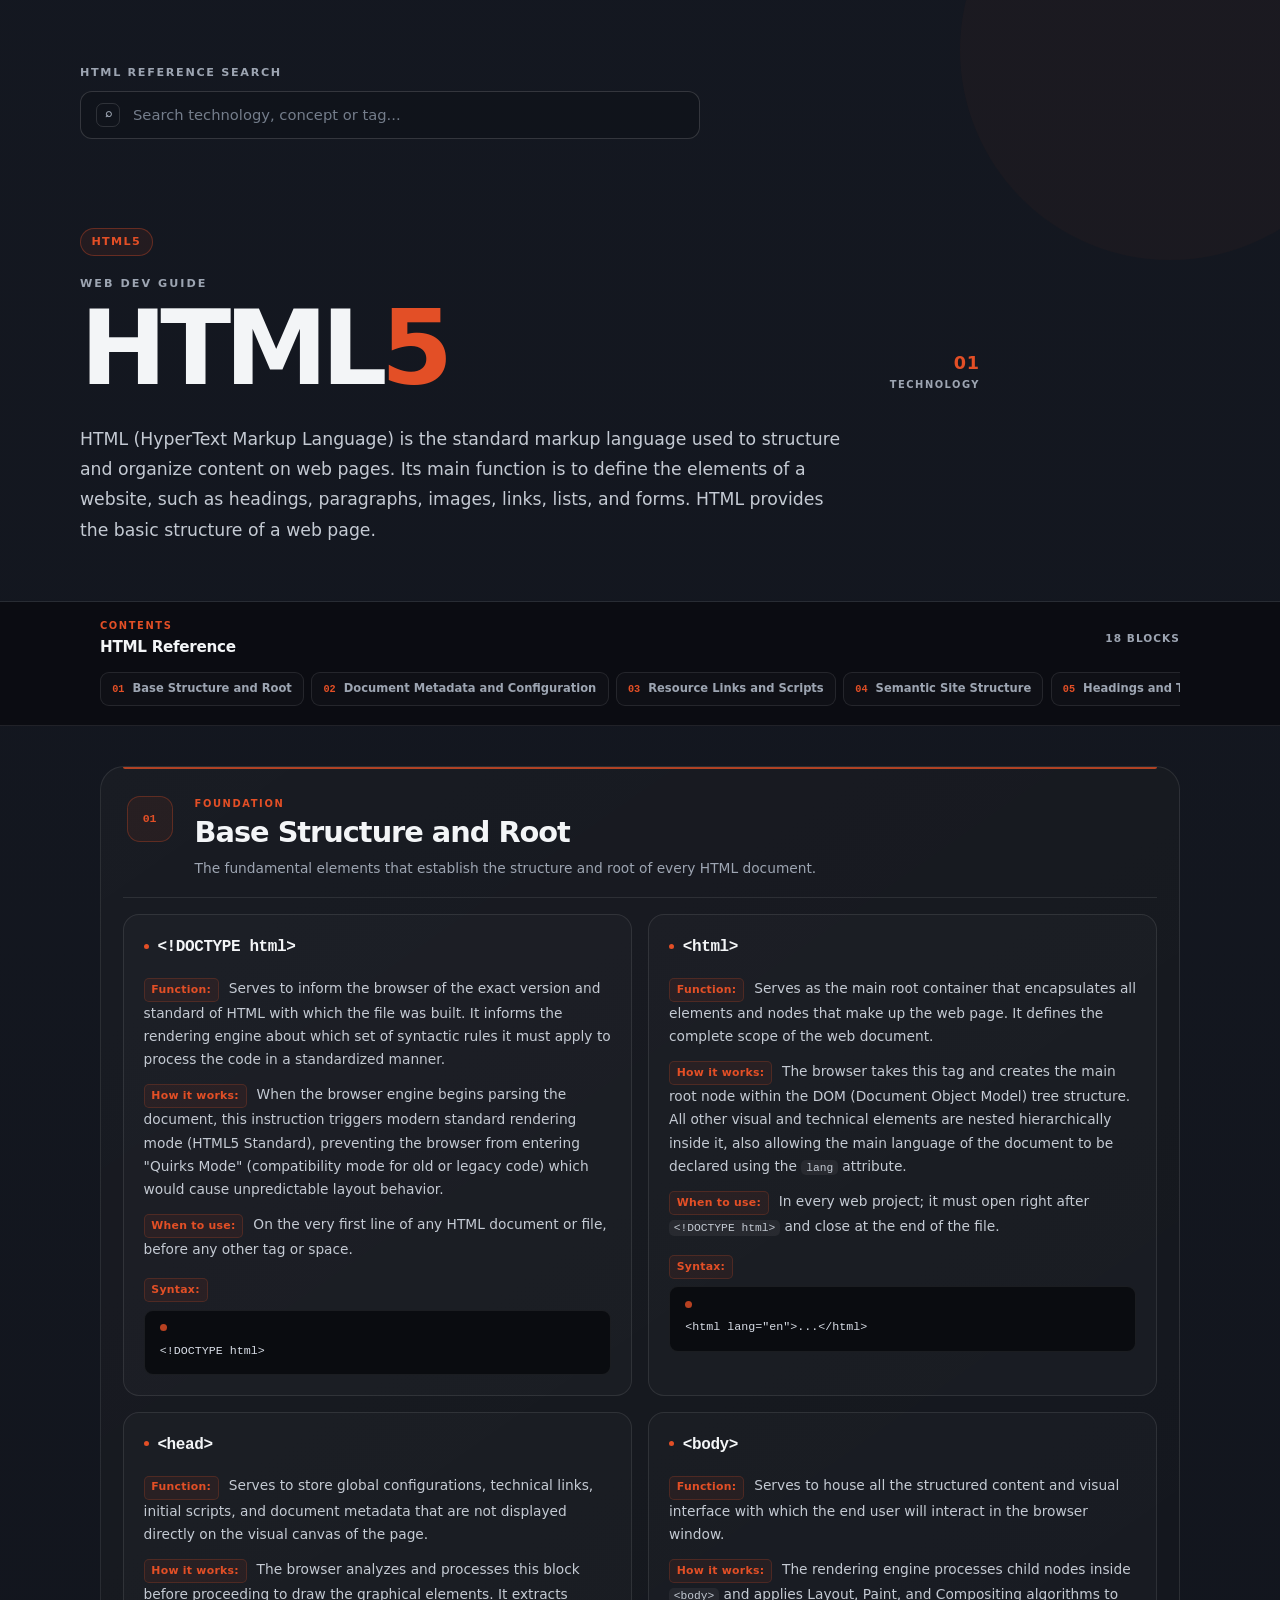
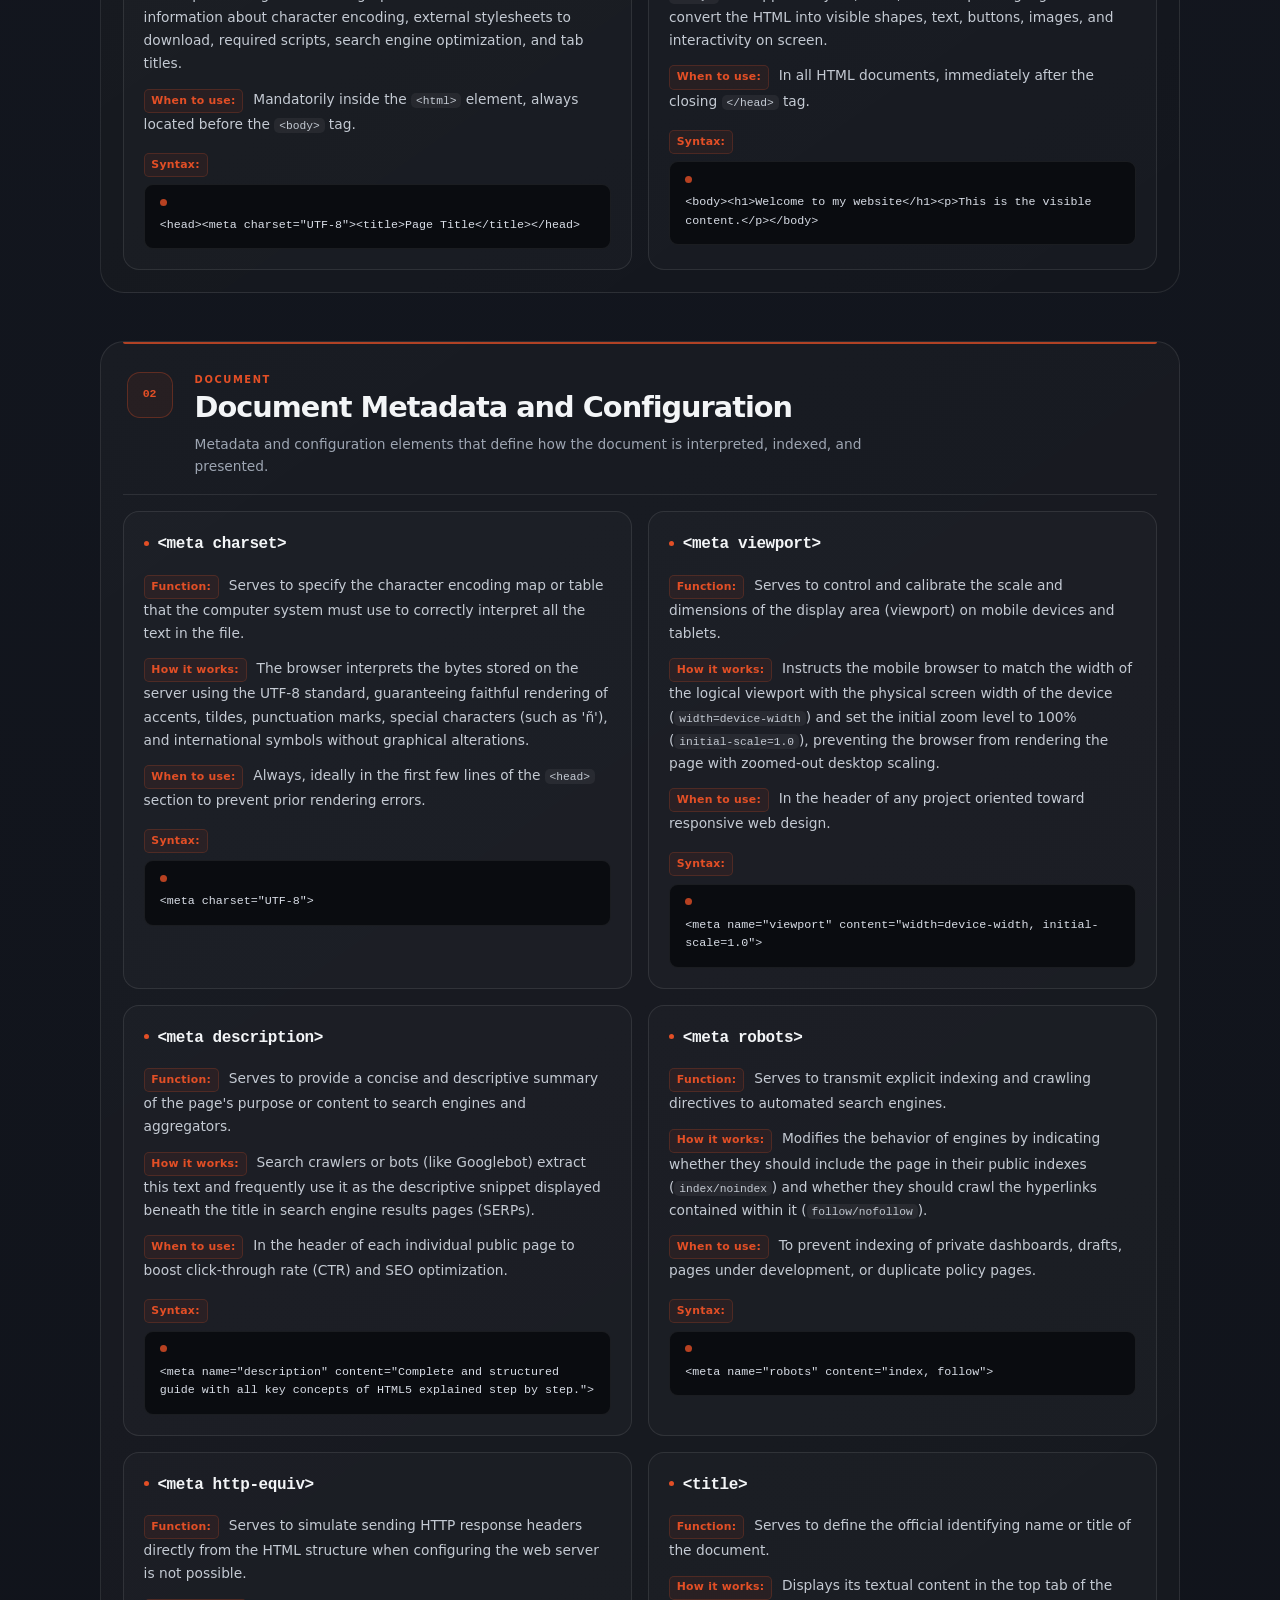
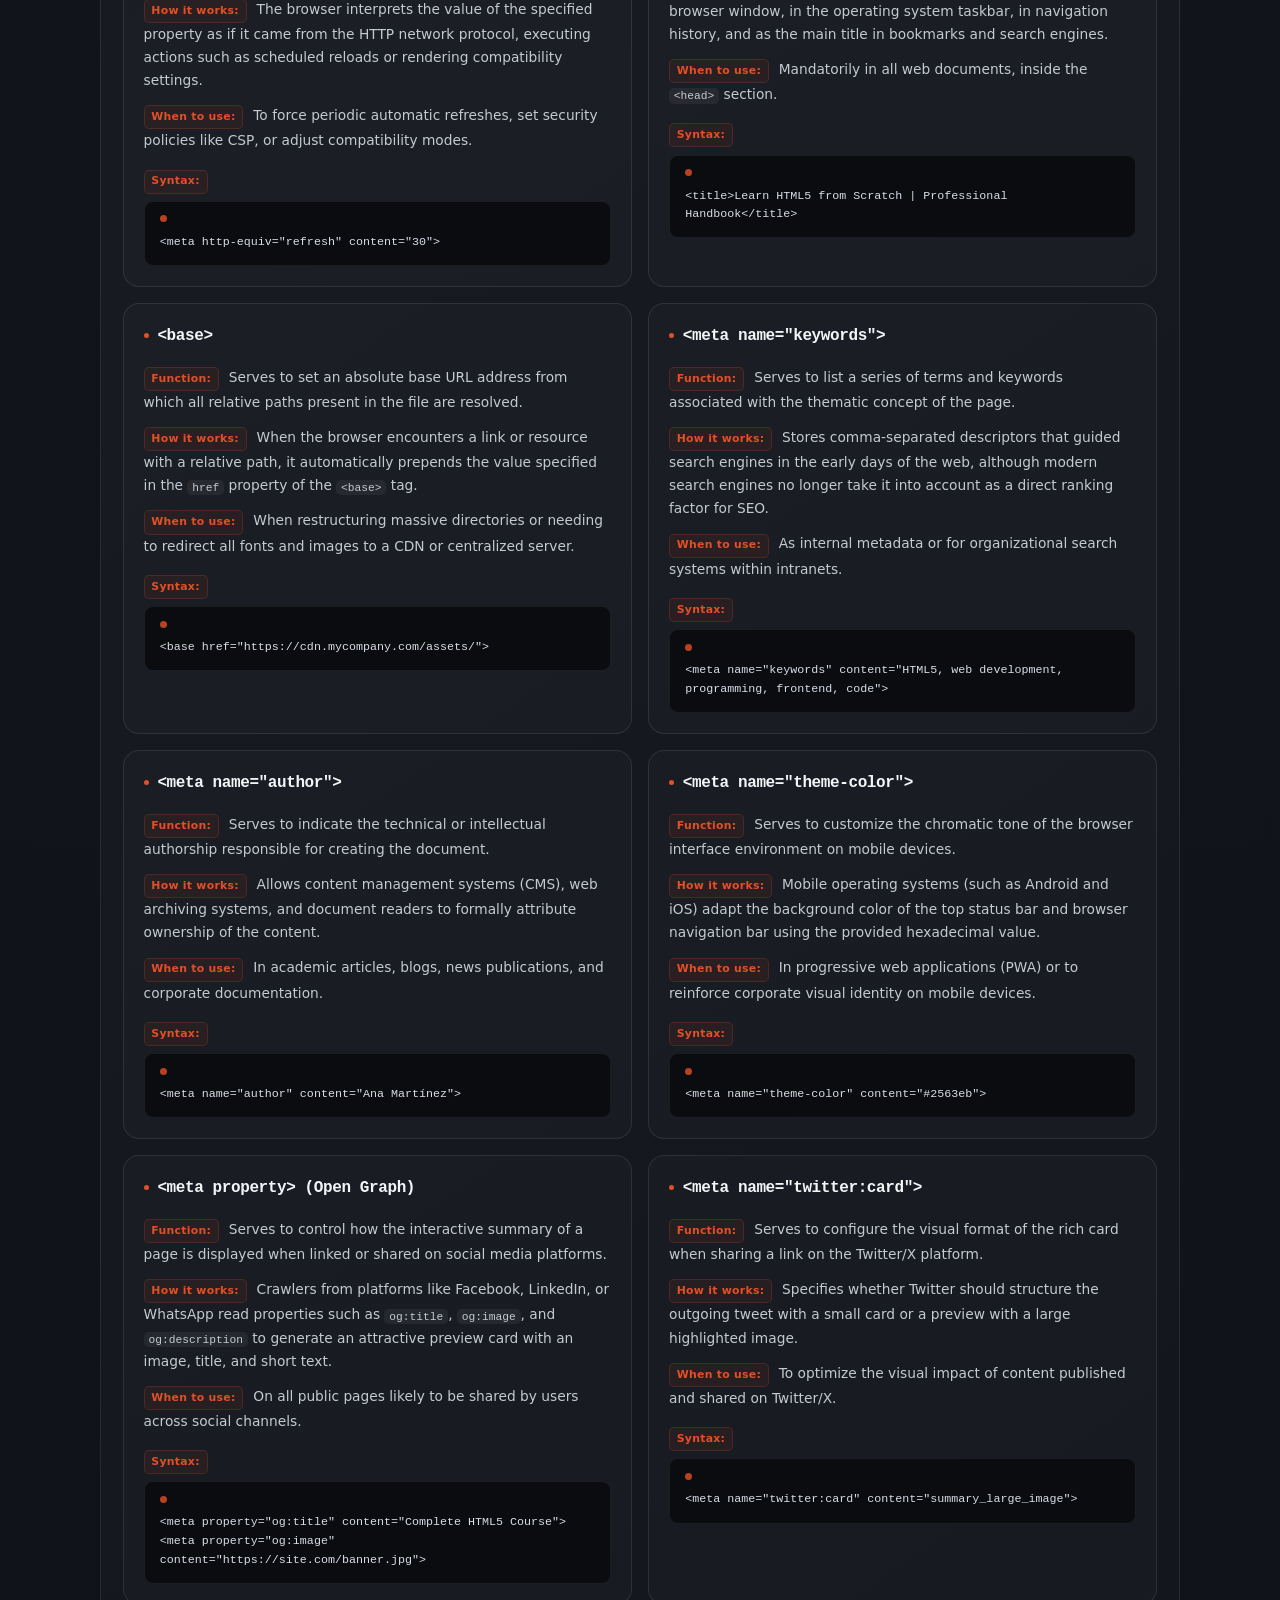
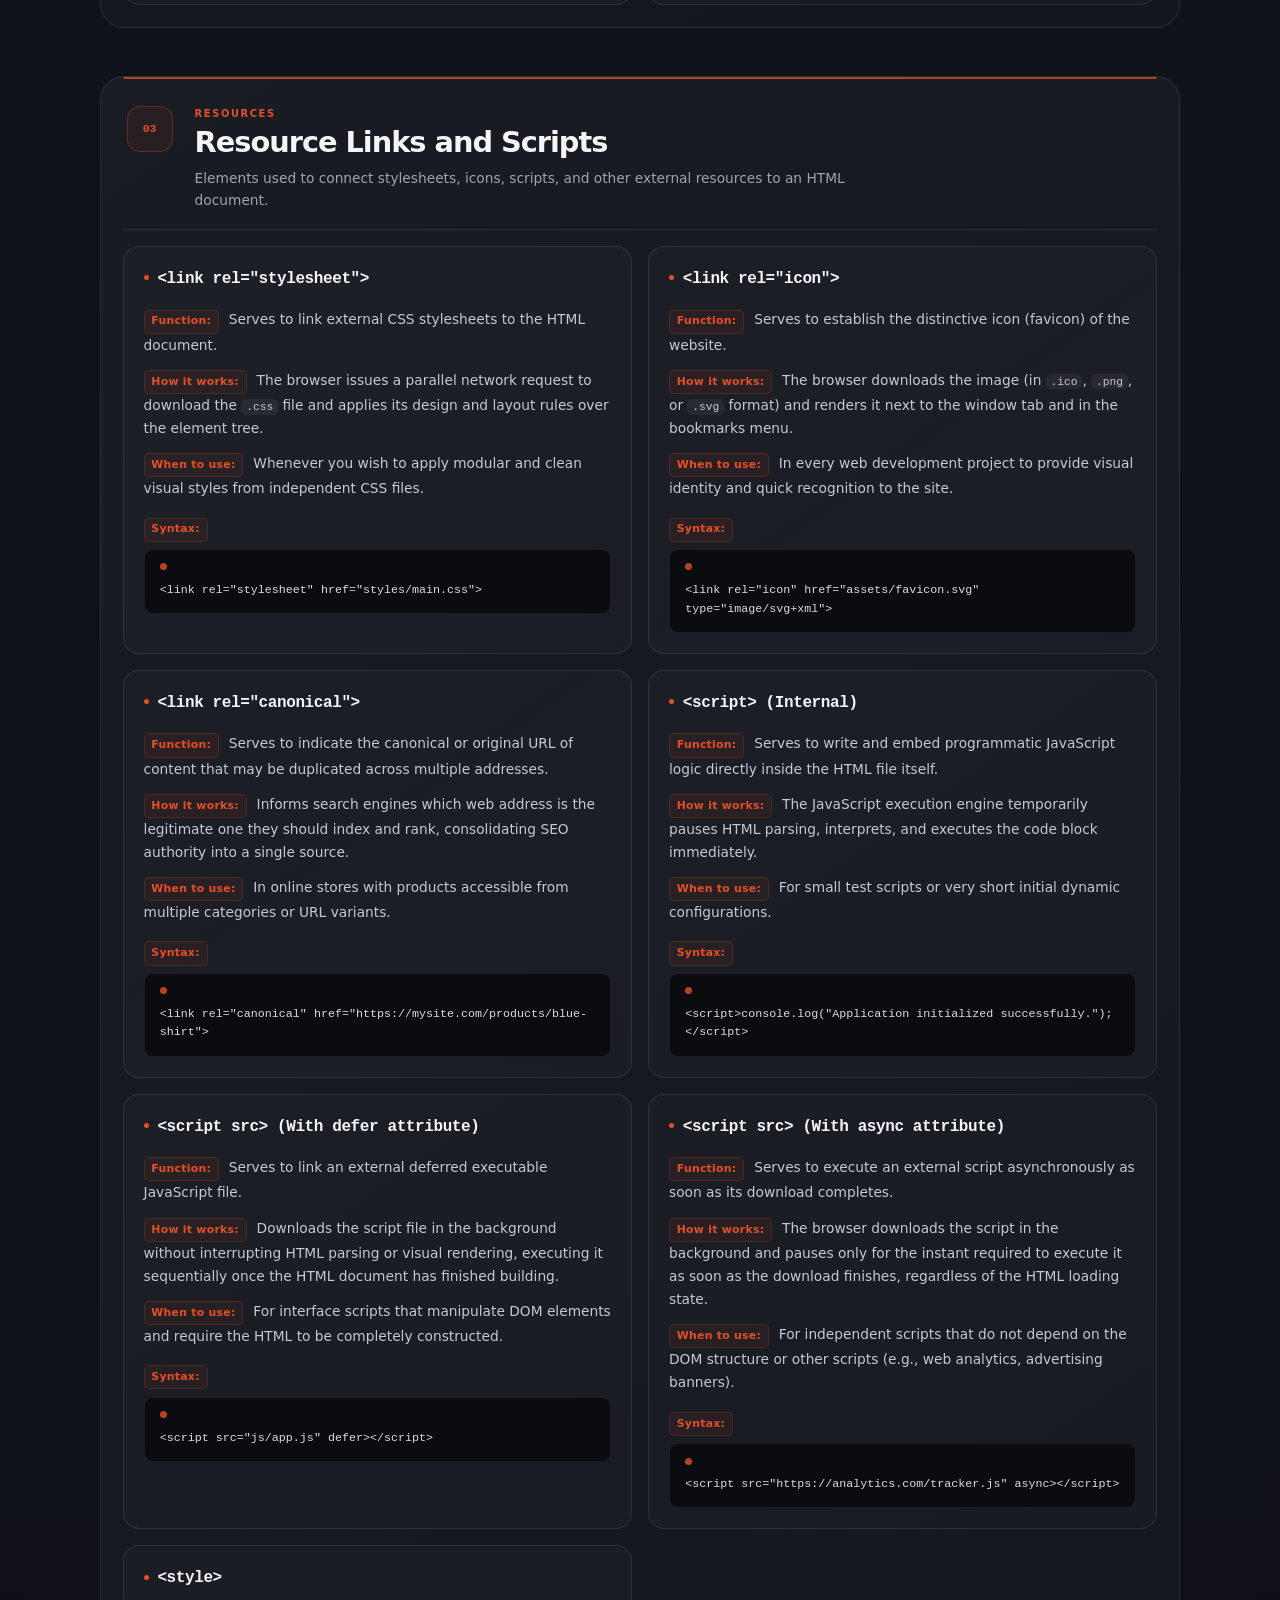
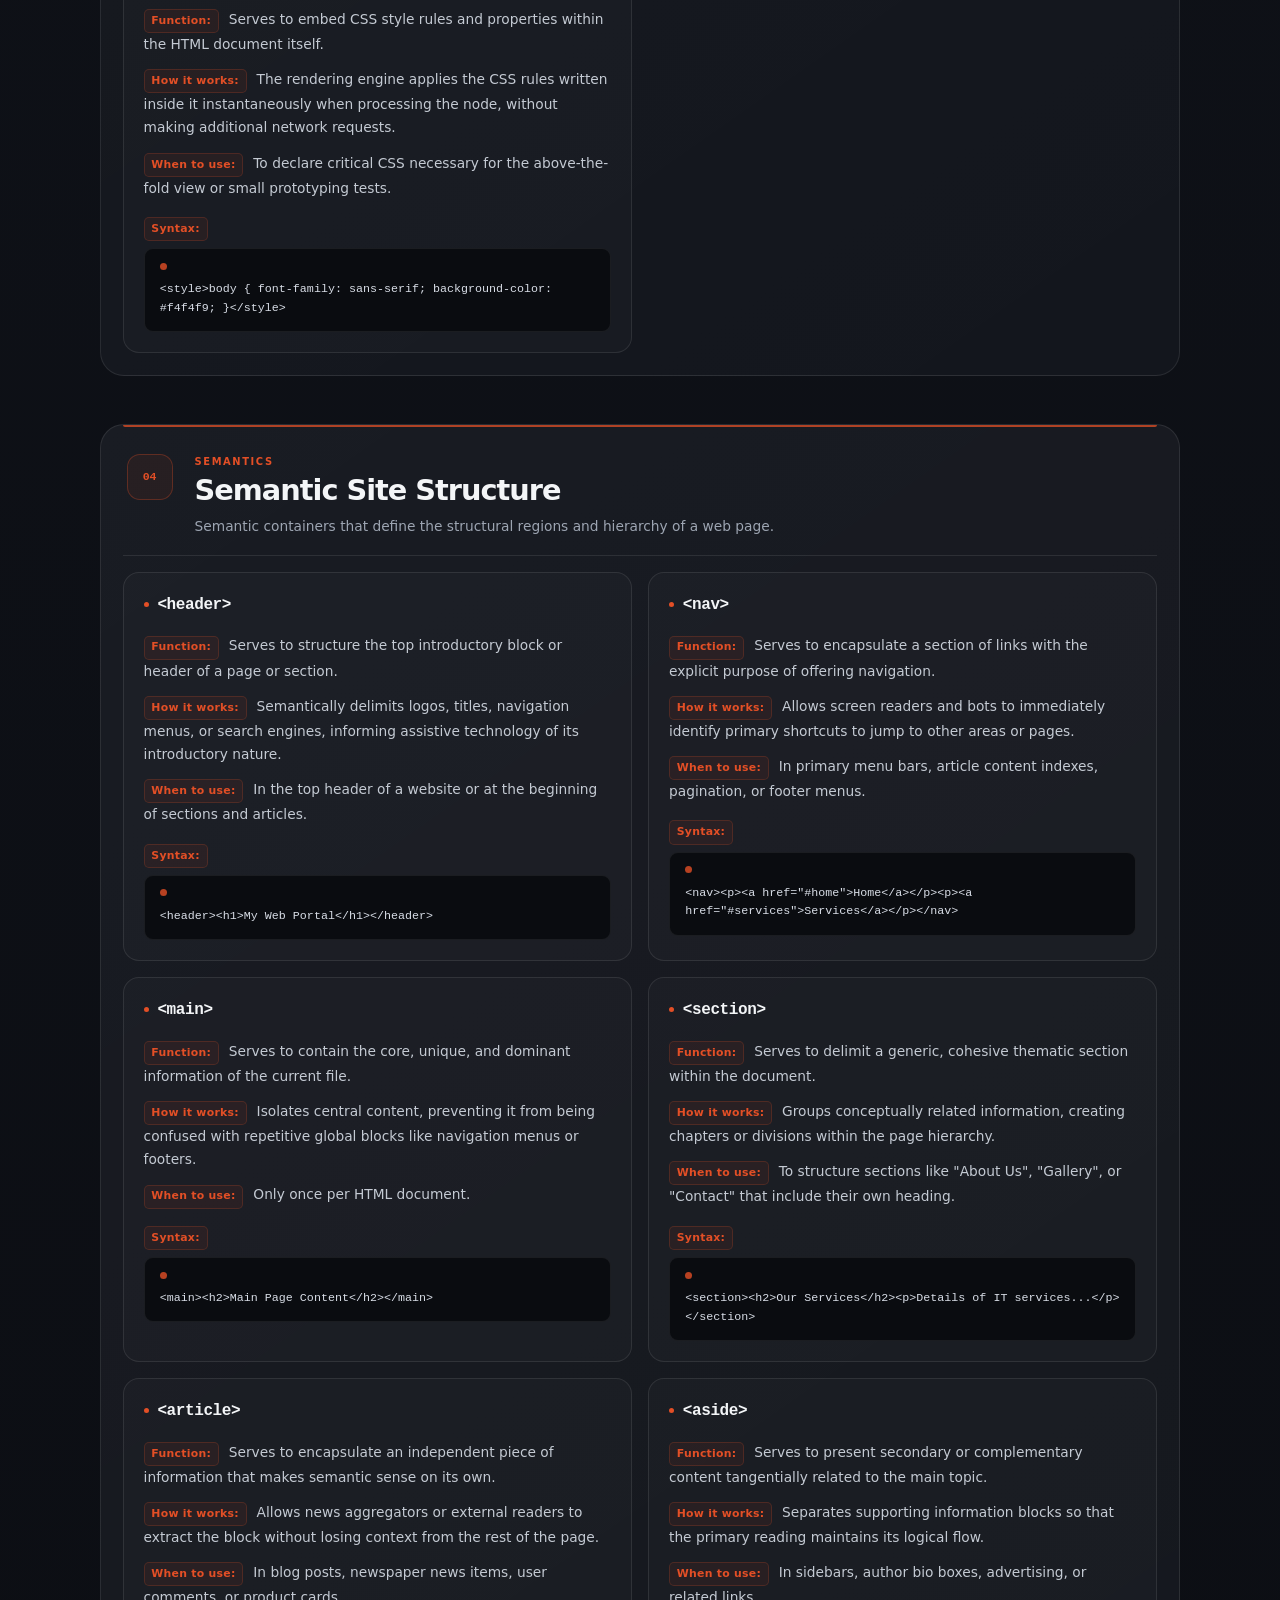
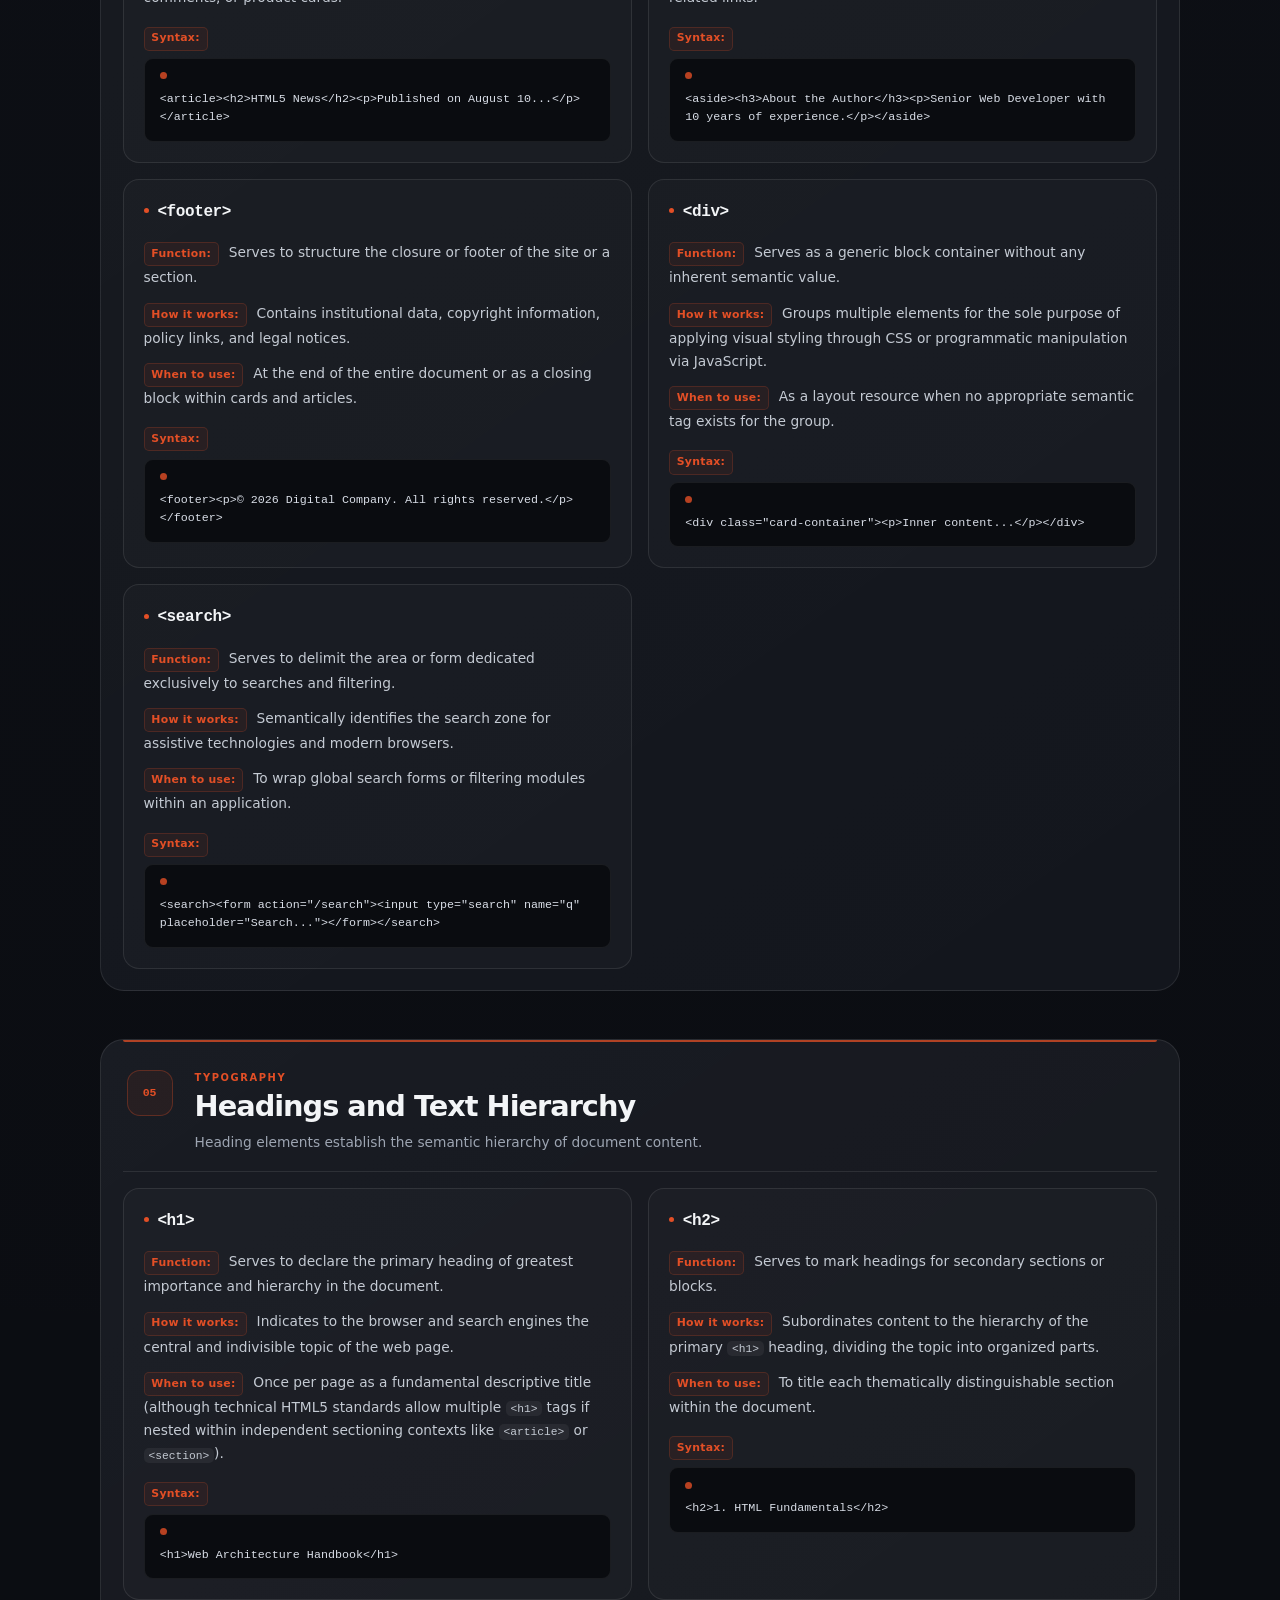
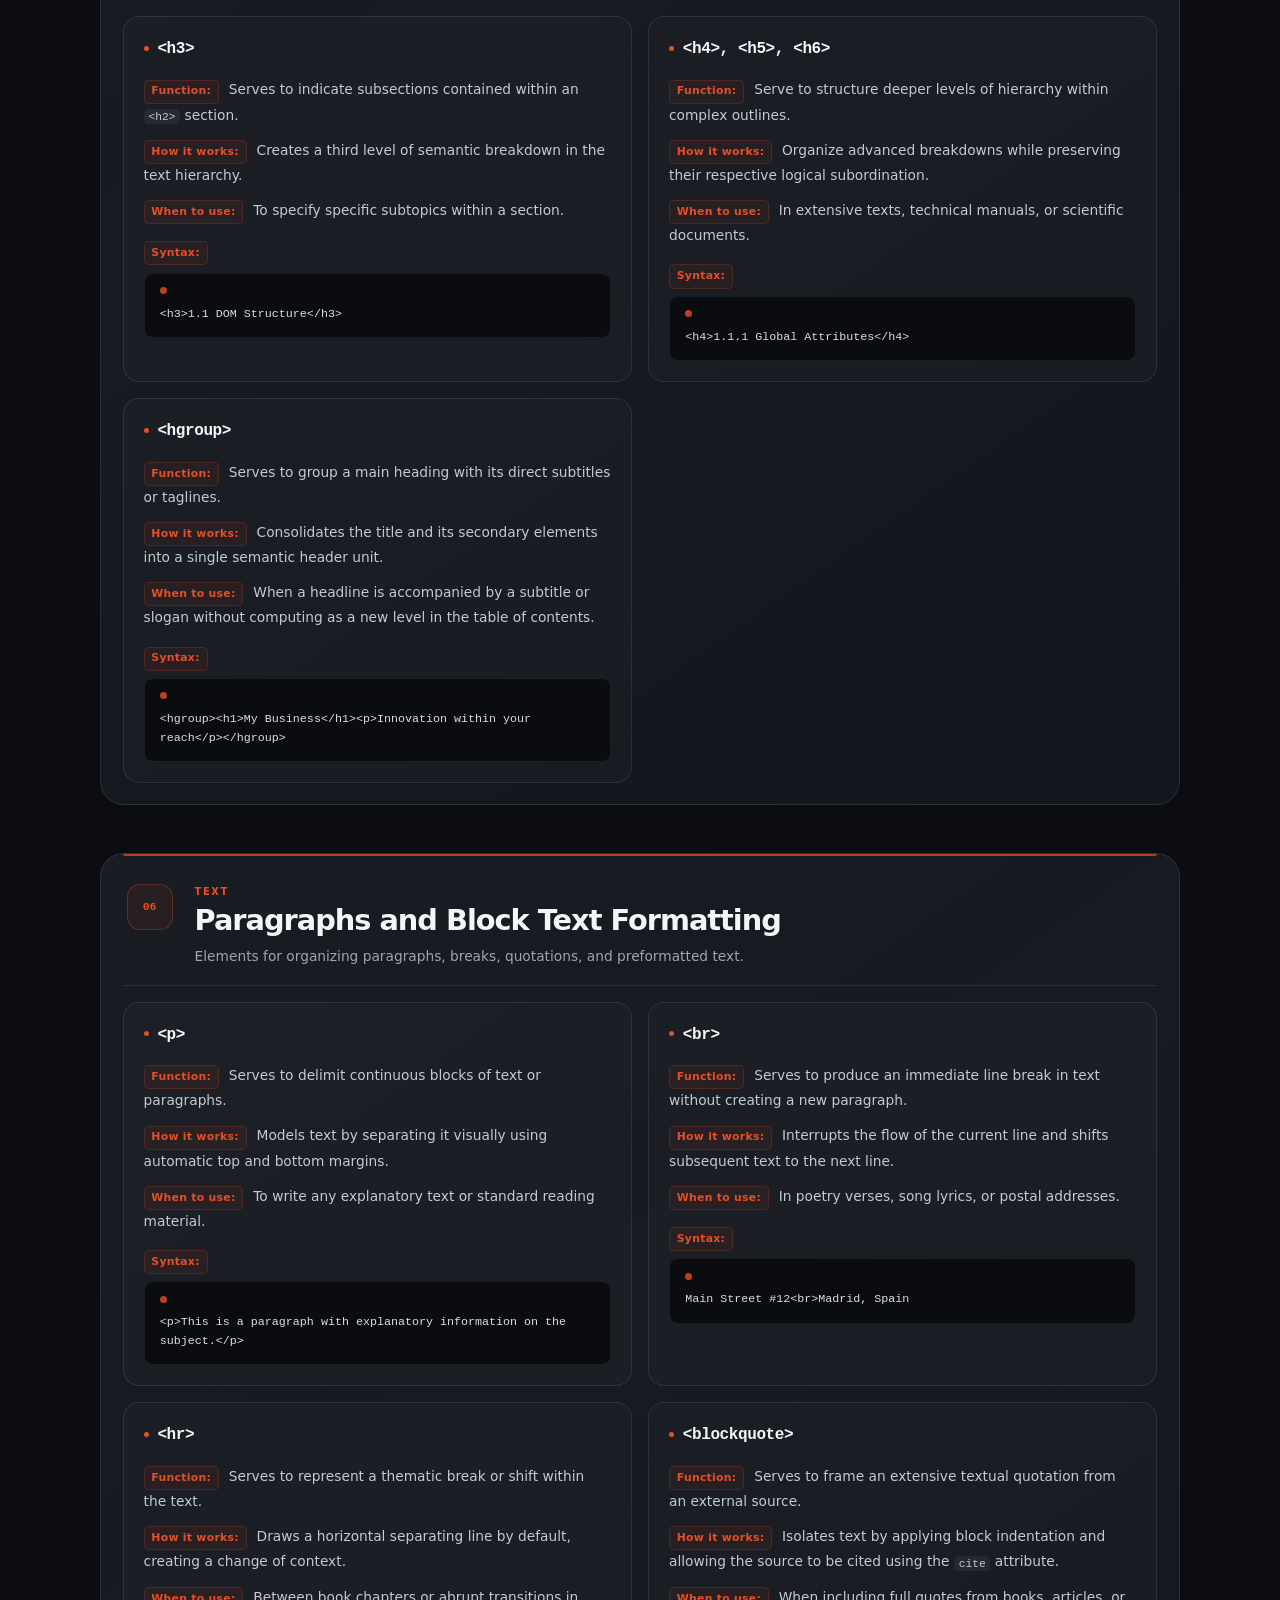
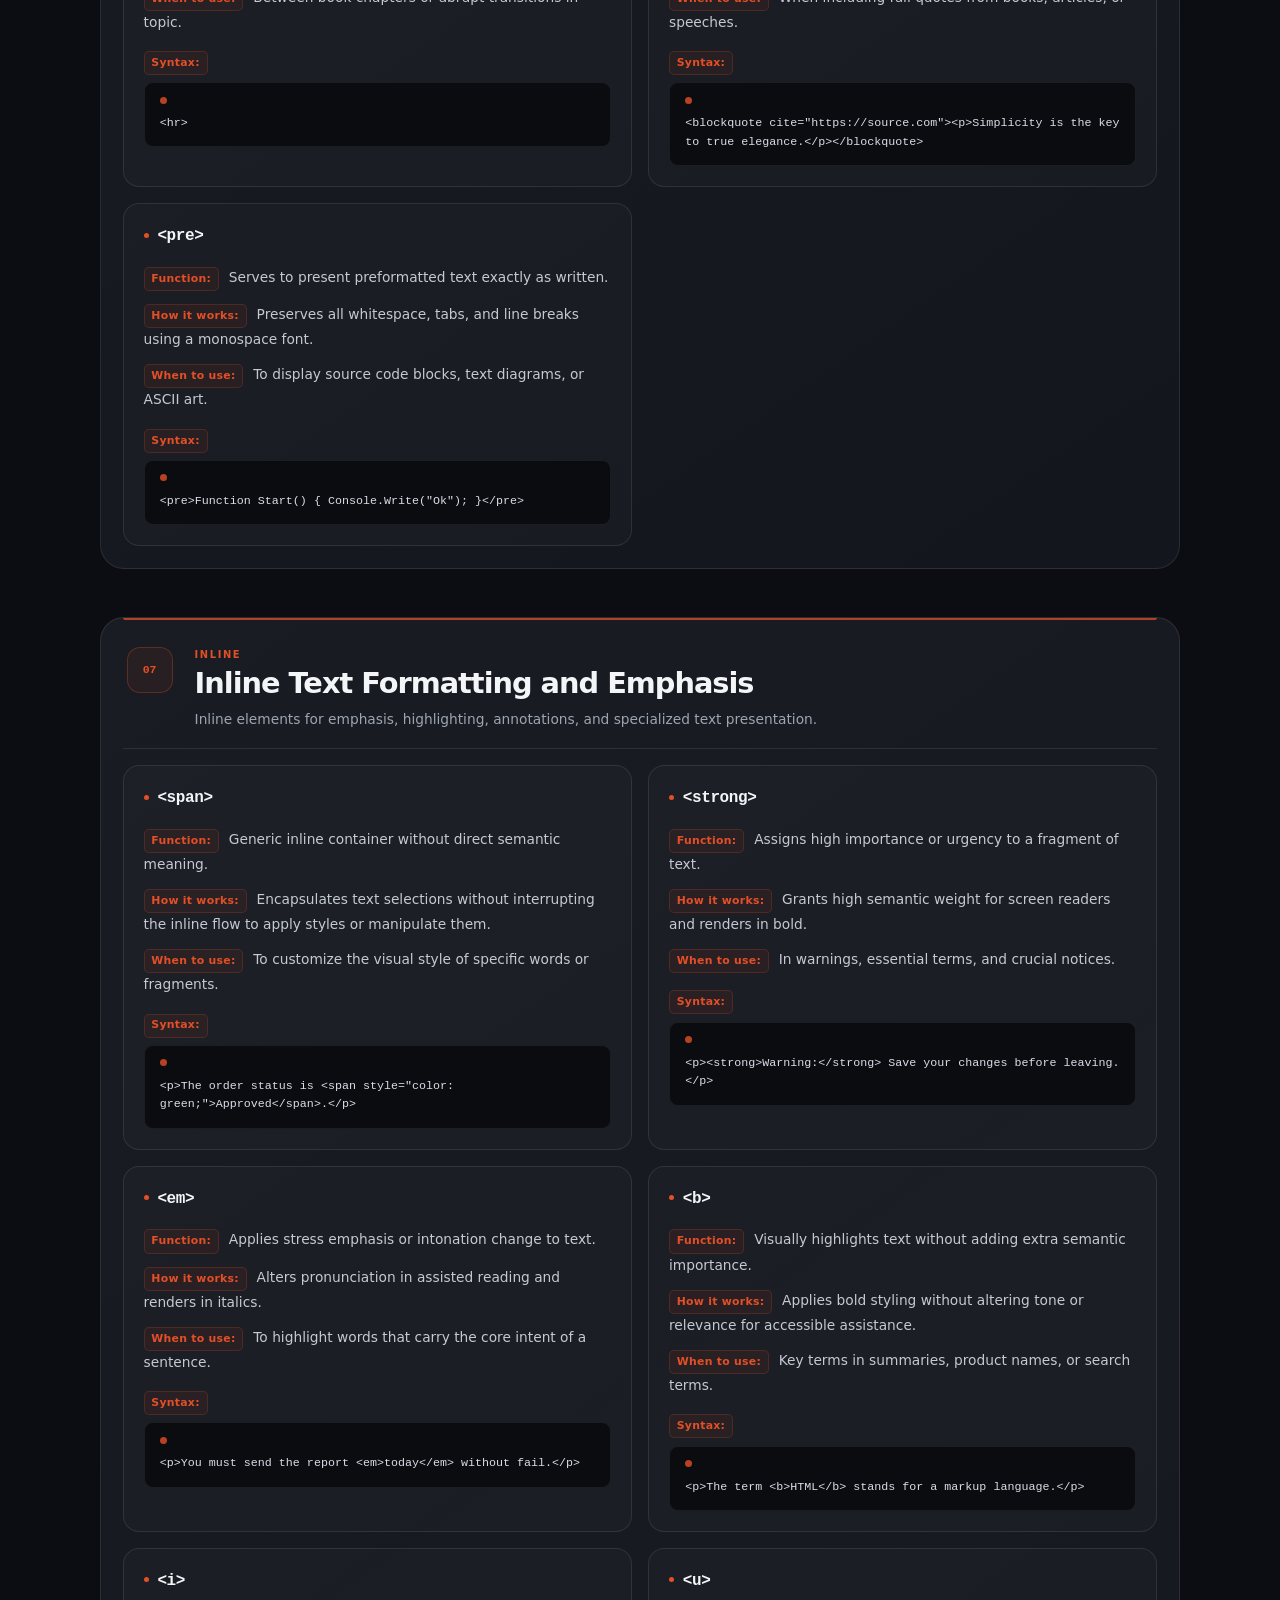
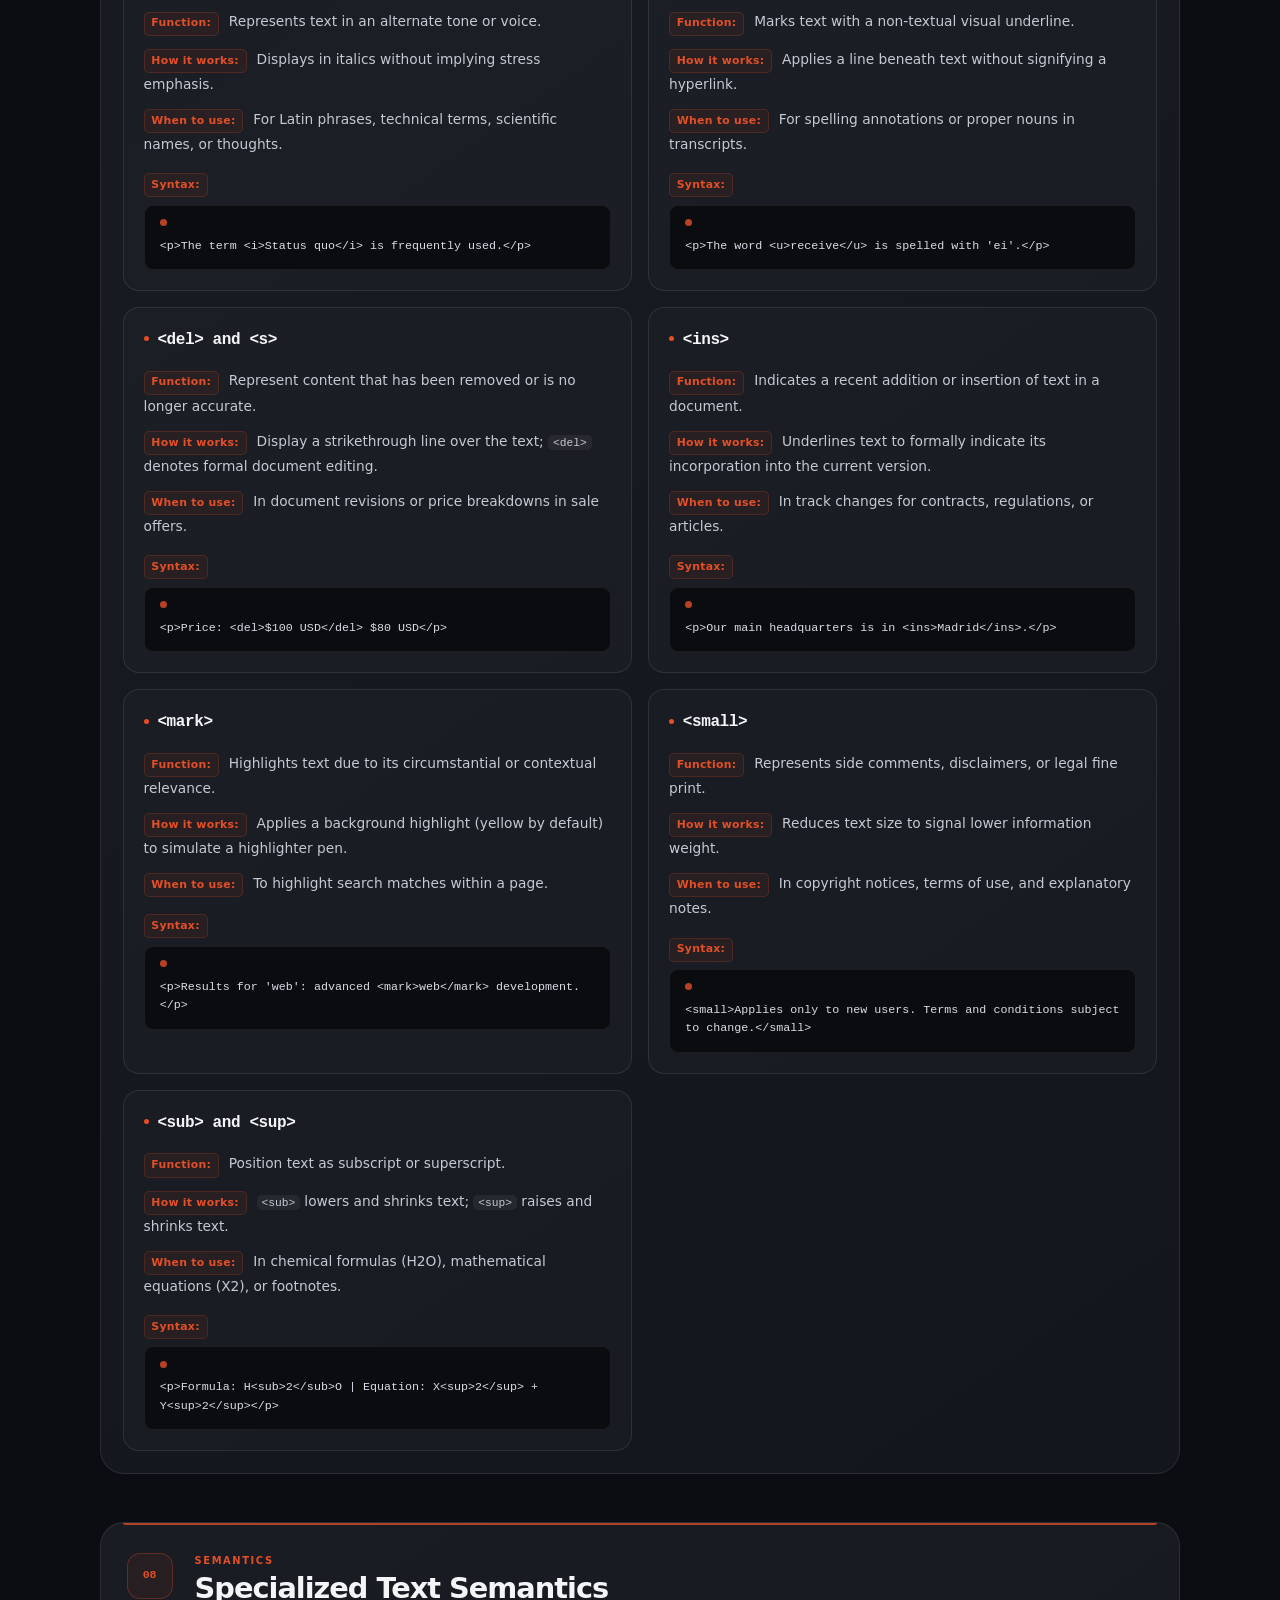
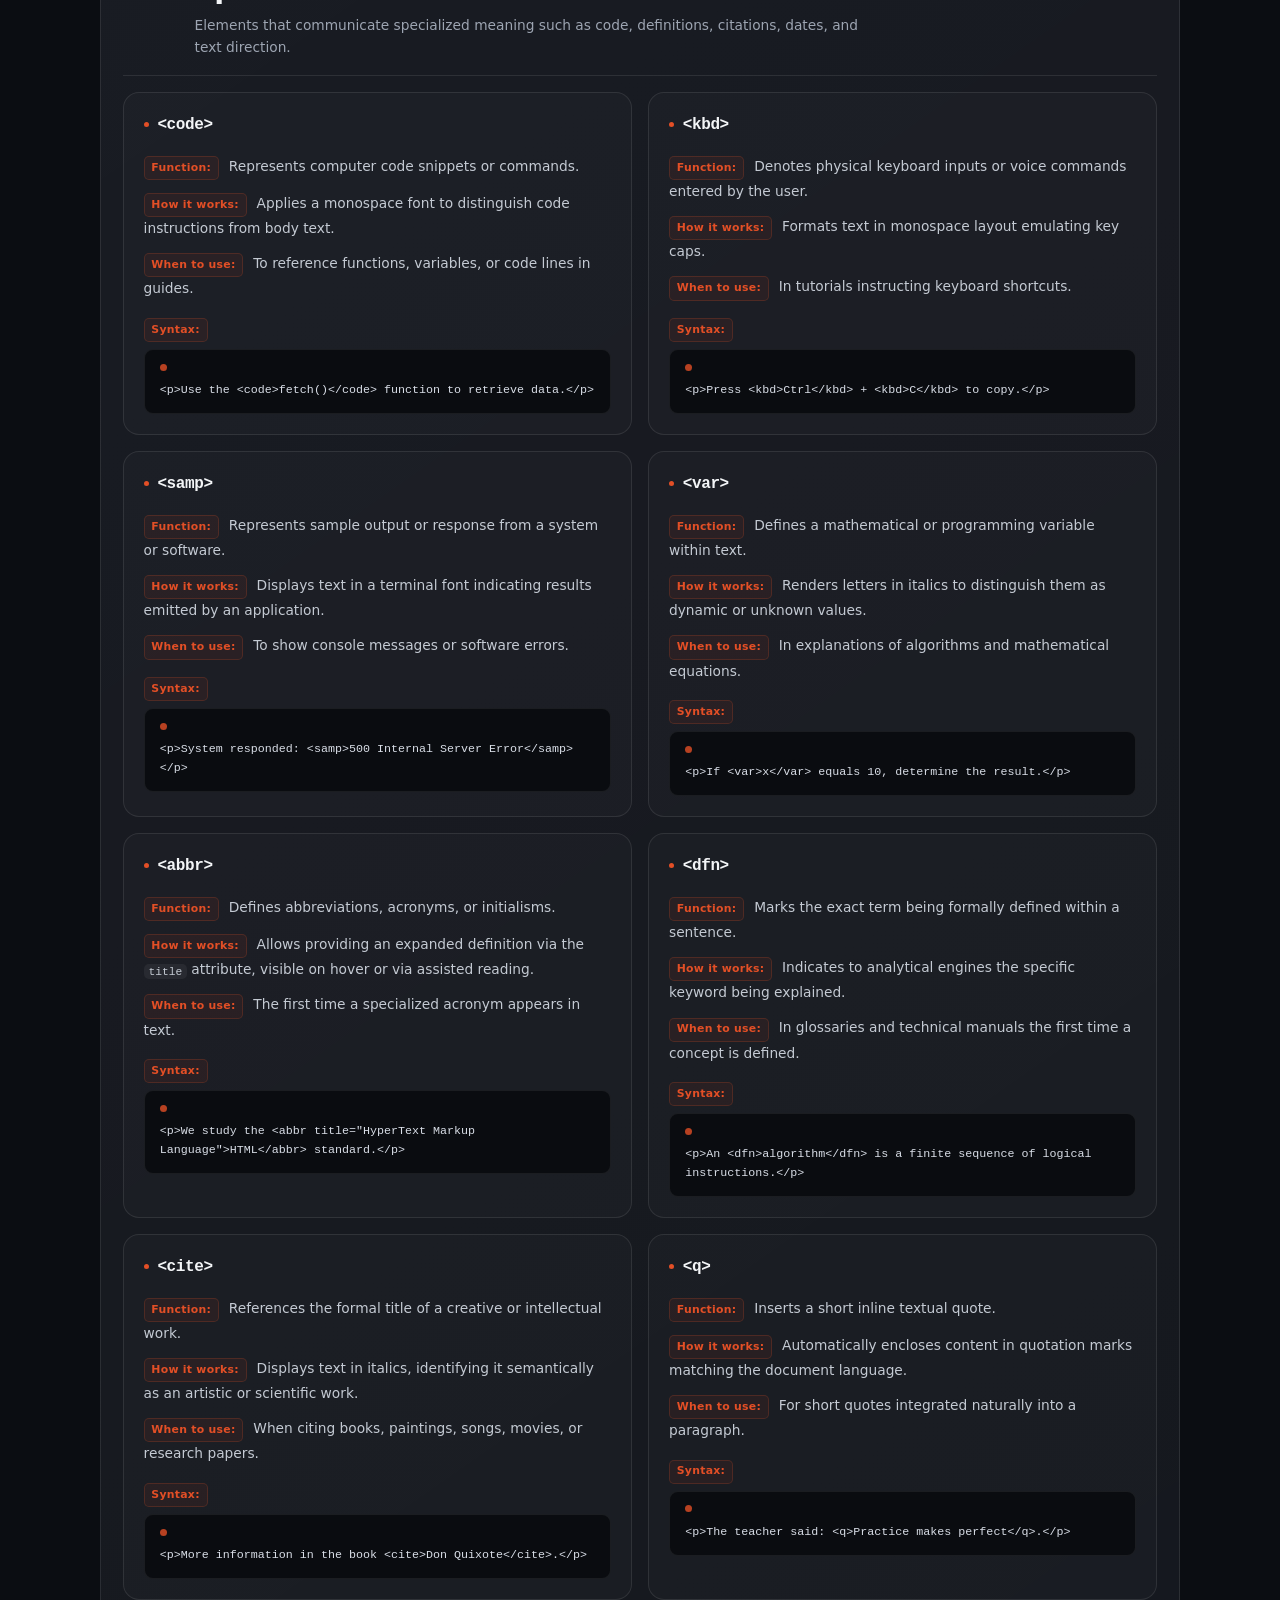
<file: html.html>
<!DOCTYPE html>
<html lang="en">

<head>
  <meta charset="UTF-8">

  <meta
    name="viewport"
    content="width=device-width, initial-scale=1.0"
  >

  <meta
    name="description"
    content="A structured reference to HTML5 elements, semantics, accessibility, multimedia, forms, SVG, MathML, and more."
  >

  <title>HTML5 — Web Dev Guide</title>

  <link
    rel="stylesheet"
    href="html.css"
  >

  <link
    rel="icon"
    href="favicon.ico"
    type="image/png"
  >
</head>

<body class="tech-page tech-page--html">

  <!-- =====================================================
       HEADER
       ===================================================== -->

  <header class="tech-header">

    <div class="tech-header-inner">

      <div class="search-container">
        <label
          class="search-label"
          for="search-input"
        >
          HTML REFERENCE SEARCH
        </label>

        <div class="search-field">
          <span
            class="search-icon"
            aria-hidden="true"
          >
            ⌕
          </span>

          <input
            type="search"
            id="search-input"
            class="search-input"
            placeholder="Search technology, concept or tag..."
            autocomplete="off"
          >
        </div>
      </div>

      <div class="tech-hero">

        <div class="tech-badge">
          HTML5
        </div>

        <div class="tech-title-row">
          <div>
            <p class="tech-kicker">
              WEB DEV GUIDE
            </p>

            <h1>
              HTML<span>5</span>
            </h1>
          </div>

          <div class="tech-index">
            <span>01</span>
            <small>TECHNOLOGY</small>
          </div>
        </div>

        <p class="tech-intro">
          HTML (HyperText Markup Language) is the standard markup language
          used to structure and organize content on web pages. Its main
          function is to define the elements of a website, such as headings,
          paragraphs, images, links, lists, and forms. HTML provides the basic
          structure of a web page.
        </p>

      </div>

    </div>

  </header>


  <!-- =====================================================
       TABLE OF CONTENTS
       ===================================================== -->

  <nav class="toc" aria-label="HTML table of contents">

    <div class="toc-inner">

      <div class="toc-header">
        <div>
          <p class="toc-kicker">CONTENTS</p>
          <h2>HTML Reference</h2>
        </div>

        <span class="toc-count">
          18 BLOCKS
        </span>
      </div>

      <div class="toc-links">

        <a href="#block-1">
          <span>01</span>
          Base Structure and Root
        </a>

        <a href="#block-2">
          <span>02</span>
          Document Metadata and Configuration
        </a>

        <a href="#block-3">
          <span>03</span>
          Resource Links and Scripts
        </a>

        <a href="#block-4">
          <span>04</span>
          Semantic Site Structure
        </a>

        <a href="#block-5">
          <span>05</span>
          Headings and Text Hierarchy
        </a>

        <a href="#block-6">
          <span>06</span>
          Paragraphs and Block Text Formatting
        </a>

        <a href="#block-7">
          <span>07</span>
          Inline Text Formatting and Emphasis
        </a>

        <a href="#block-8">
          <span>08</span>
          Specialized Text Semantics
        </a>

        <a href="#block-9">
          <span>09</span>
          Links and Hyperlinks
        </a>

        <a href="#block-10">
          <span>10</span>
          Multimedia and Images
        </a>

        <a href="#block-11">
          <span>11</span>
          Lists and Data Structures
        </a>

        <a href="#block-12">
          <span>12</span>
          Data Tables
        </a>

        <a href="#block-13">
          <span>13</span>
          Forms and Data Capture
        </a>

        <a href="#block-14">
          <span>14</span>
          Advanced Multimedia and Content
        </a>

        <a href="#block-15">
          <span>15</span>
          Interactivity and Dynamic Components
        </a>

        <a href="#block-16">
          <span>16</span>
          Accessibility and Narrative Regions
        </a>

        <a href="#block-17">
          <span>17</span>
          Integrated Vector Graphics
        </a>

        <a href="#block-18">
          <span>18</span>
          Mathematical Markup Language
        </a>

      </div>

    </div>

  </nav>


  <!-- =====================================================
       MAIN CONTENT
       ===================================================== -->

  <main class="guide-content">


    <!-- BLOCK 1 -->
    <section id="block-1" class="guide-section">

      <div class="section-heading">

        <div class="section-number">01</div>

        <div>
          <p class="section-kicker">FOUNDATION</p>
          <h2>Base Structure and Root</h2>
          <p class="section-description">
            The fundamental elements that establish the structure and root
            of every HTML document.
          </p>
        </div>

      </div>


      <article>
        <h3>&lt;!DOCTYPE html&gt;</h3>

        <p>
          <strong class="label-meta">Function:</strong>
          Serves to inform the browser of the exact version and standard of
          HTML with which the file was built. It informs the rendering engine
          about which set of syntactic rules it must apply to process the code
          in a standardized manner.
        </p>

        <p>
          <strong class="label-meta">How it works:</strong>
          When the browser engine begins parsing the document, this instruction
          triggers modern standard rendering mode (HTML5 Standard), preventing
          the browser from entering "Quirks Mode" (compatibility mode for old
          or legacy code) which would cause unpredictable layout behavior.
        </p>

        <p>
          <strong class="label-meta">When to use:</strong>
          On the very first line of any HTML document or file, before any other
          tag or space.
        </p>

        <p class="syntax-line">
          <strong class="label-syntax">Syntax:</strong>
        </p>

        <pre>&lt;!DOCTYPE html&gt;</pre>
      </article>


      <article>
        <h3>&lt;html&gt;</h3>

        <p>
          <strong class="label-meta">Function:</strong>
          Serves as the main root container that encapsulates all elements and
          nodes that make up the web page. It defines the complete scope of the
          web document.
        </p>

        <p>
          <strong class="label-meta">How it works:</strong>
          The browser takes this tag and creates the main root node within the
          DOM (Document Object Model) tree structure. All other visual and
          technical elements are nested hierarchically inside it, also allowing
          the main language of the document to be declared using the
          <code>lang</code> attribute.
        </p>

        <p>
          <strong class="label-meta">When to use:</strong>
          In every web project; it must open right after
          <code>&lt;!DOCTYPE html&gt;</code> and close at the end of the file.
        </p>

        <p class="syntax-line">
          <strong class="label-syntax">Syntax:</strong>
        </p>

        <pre>&lt;html lang="en"&gt;...&lt;/html&gt;</pre>
      </article>


      <article>
        <h3>&lt;head&gt;</h3>

        <p>
          <strong class="label-meta">Function:</strong>
          Serves to store global configurations, technical links, initial
          scripts, and document metadata that are not displayed directly on
          the visual canvas of the page.
        </p>

        <p>
          <strong class="label-meta">How it works:</strong>
          The browser analyzes and processes this block before proceeding to
          draw the graphical elements. It extracts information about character
          encoding, external stylesheets to download, required scripts, search
          engine optimization, and tab titles.
        </p>

        <p>
          <strong class="label-meta">When to use:</strong>
          Mandatorily inside the <code>&lt;html&gt;</code> element, always
          located before the <code>&lt;body&gt;</code> tag.
        </p>

        <p class="syntax-line">
          <strong class="label-syntax">Syntax:</strong>
        </p>

        <pre>&lt;head&gt;&lt;meta charset="UTF-8"&gt;&lt;title&gt;Page Title&lt;/title&gt;&lt;/head&gt;</pre>
      </article>


      <article>
        <h3>&lt;body&gt;</h3>

        <p>
          <strong class="label-meta">Function:</strong>
          Serves to house all the structured content and visual interface with
          which the end user will interact in the browser window.
        </p>

        <p>
          <strong class="label-meta">How it works:</strong>
          The rendering engine processes child nodes inside
          <code>&lt;body&gt;</code> and applies Layout, Paint, and Compositing
          algorithms to convert the HTML into visible shapes, text, buttons,
          images, and interactivity on screen.
        </p>

        <p>
          <strong class="label-meta">When to use:</strong>
          In all HTML documents, immediately after the closing
          <code>&lt;/head&gt;</code> tag.
        </p>

        <p class="syntax-line">
          <strong class="label-syntax">Syntax:</strong>
        </p>

        <pre>&lt;body&gt;&lt;h1&gt;Welcome to my website&lt;/h1&gt;&lt;p&gt;This is the visible content.&lt;/p&gt;&lt;/body&gt;</pre>
      </article>

    </section>


    <!-- BLOCK 2 -->
    <section id="block-2" class="guide-section">

      <div class="section-heading">
        <div class="section-number">02</div>

        <div>
          <p class="section-kicker">DOCUMENT</p>
          <h2>Document Metadata and Configuration</h2>
          <p class="section-description">
            Metadata and configuration elements that define how the document
            is interpreted, indexed, and presented.
          </p>
        </div>
      </div>


      <article>
        <h3>&lt;meta charset&gt;</h3>

        <p>
          <strong class="label-meta">Function:</strong>
          Serves to specify the character encoding map or table that the
          computer system must use to correctly interpret all the text in
          the file.
        </p>

        <p>
          <strong class="label-meta">How it works:</strong>
          The browser interprets the bytes stored on the server using the
          UTF-8 standard, guaranteeing faithful rendering of accents, tildes,
          punctuation marks, special characters (such as 'ñ'), and
          international symbols without graphical alterations.
        </p>

        <p>
          <strong class="label-meta">When to use:</strong>
          Always, ideally in the first few lines of the
          <code>&lt;head&gt;</code> section to prevent prior rendering errors.
        </p>

        <p class="syntax-line">
          <strong class="label-syntax">Syntax:</strong>
        </p>

        <pre>&lt;meta charset="UTF-8"&gt;</pre>
      </article>


      <article>
        <h3>&lt;meta viewport&gt;</h3>

        <p>
          <strong class="label-meta">Function:</strong>
          Serves to control and calibrate the scale and dimensions of the
          display area (viewport) on mobile devices and tablets.
        </p>

        <p>
          <strong class="label-meta">How it works:</strong>
          Instructs the mobile browser to match the width of the logical
          viewport with the physical screen width of the device
          (<code>width=device-width</code>) and set the initial zoom level to
          100% (<code>initial-scale=1.0</code>), preventing the browser from
          rendering the page with zoomed-out desktop scaling.
        </p>

        <p>
          <strong class="label-meta">When to use:</strong>
          In the header of any project oriented toward responsive web design.
        </p>

        <p class="syntax-line">
          <strong class="label-syntax">Syntax:</strong>
        </p>

        <pre>&lt;meta name="viewport" content="width=device-width, initial-scale=1.0"&gt;</pre>
      </article>


      <article>
        <h3>&lt;meta description&gt;</h3>

        <p>
          <strong class="label-meta">Function:</strong>
          Serves to provide a concise and descriptive summary of the page's
          purpose or content to search engines and aggregators.
        </p>

        <p>
          <strong class="label-meta">How it works:</strong>
          Search crawlers or bots (like Googlebot) extract this text and
          frequently use it as the descriptive snippet displayed beneath the
          title in search engine results pages (SERPs).
        </p>

        <p>
          <strong class="label-meta">When to use:</strong>
          In the header of each individual public page to boost click-through
          rate (CTR) and SEO optimization.
        </p>

        <p class="syntax-line">
          <strong class="label-syntax">Syntax:</strong>
        </p>

        <pre>&lt;meta name="description" content="Complete and structured guide with all key concepts of HTML5 explained step by step."&gt;</pre>
      </article>


      <article>
        <h3>&lt;meta robots&gt;</h3>

        <p>
          <strong class="label-meta">Function:</strong>
          Serves to transmit explicit indexing and crawling directives to
          automated search engines.
        </p>

        <p>
          <strong class="label-meta">How it works:</strong>
          Modifies the behavior of engines by indicating whether they should
          include the page in their public indexes
          (<code>index/noindex</code>) and whether they should crawl the
          hyperlinks contained within it (<code>follow/nofollow</code>).
        </p>

        <p>
          <strong class="label-meta">When to use:</strong>
          To prevent indexing of private dashboards, drafts, pages under
          development, or duplicate policy pages.
        </p>

        <p class="syntax-line">
          <strong class="label-syntax">Syntax:</strong>
        </p>

        <pre>&lt;meta name="robots" content="index, follow"&gt;</pre>
      </article>


      <article>
        <h3>&lt;meta http-equiv&gt;</h3>

        <p>
          <strong class="label-meta">Function:</strong>
          Serves to simulate sending HTTP response headers directly from the
          HTML structure when configuring the web server is not possible.
        </p>

        <p>
          <strong class="label-meta">How it works:</strong>
          The browser interprets the value of the specified property as if it
          came from the HTTP network protocol, executing actions such as
          scheduled reloads or rendering compatibility settings.
        </p>

        <p>
          <strong class="label-meta">When to use:</strong>
          To force periodic automatic refreshes, set security policies like
          CSP, or adjust compatibility modes.
        </p>

        <p class="syntax-line">
          <strong class="label-syntax">Syntax:</strong>
        </p>

        <pre>&lt;meta http-equiv="refresh" content="30"&gt;</pre>
      </article>


      <article>
        <h3>&lt;title&gt;</h3>

        <p>
          <strong class="label-meta">Function:</strong>
          Serves to define the official identifying name or title of the
          document.
        </p>

        <p>
          <strong class="label-meta">How it works:</strong>
          Displays its textual content in the top tab of the browser window,
          in the operating system taskbar, in navigation history, and as the
          main title in bookmarks and search engines.
        </p>

        <p>
          <strong class="label-meta">When to use:</strong>
          Mandatorily in all web documents, inside the
          <code>&lt;head&gt;</code> section.
        </p>

        <p class="syntax-line">
          <strong class="label-syntax">Syntax:</strong>
        </p>

        <pre>&lt;title&gt;Learn HTML5 from Scratch | Professional Handbook&lt;/title&gt;</pre>
      </article>


      <article>
        <h3>&lt;base&gt;</h3>

        <p>
          <strong class="label-meta">Function:</strong>
          Serves to set an absolute base URL address from which all relative
          paths present in the file are resolved.
        </p>

        <p>
          <strong class="label-meta">How it works:</strong>
          When the browser encounters a link or resource with a relative
          path, it automatically prepends the value specified in the
          <code>href</code> property of the <code>&lt;base&gt;</code> tag.
        </p>

        <p>
          <strong class="label-meta">When to use:</strong>
          When restructuring massive directories or needing to redirect all
          fonts and images to a CDN or centralized server.
        </p>

        <p class="syntax-line">
          <strong class="label-syntax">Syntax:</strong>
        </p>

        <pre>&lt;base href="https://cdn.mycompany.com/assets/"&gt;</pre>
      </article>


      <article>
        <h3>&lt;meta name="keywords"&gt;</h3>

        <p>
          <strong class="label-meta">Function:</strong>
          Serves to list a series of terms and keywords associated with the
          thematic concept of the page.
        </p>

        <p>
          <strong class="label-meta">How it works:</strong>
          Stores comma-separated descriptors that guided search engines in the
          early days of the web, although modern search engines no longer
          take it into account as a direct ranking factor for SEO.
        </p>

        <p>
          <strong class="label-meta">When to use:</strong>
          As internal metadata or for organizational search systems within
          intranets.
        </p>

        <p class="syntax-line">
          <strong class="label-syntax">Syntax:</strong>
        </p>

        <pre>&lt;meta name="keywords" content="HTML5, web development, programming, frontend, code"&gt;</pre>
      </article>


      <article>
        <h3>&lt;meta name="author"&gt;</h3>

        <p>
          <strong class="label-meta">Function:</strong>
          Serves to indicate the technical or intellectual authorship
          responsible for creating the document.
        </p>

        <p>
          <strong class="label-meta">How it works:</strong>
          Allows content management systems (CMS), web archiving systems,
          and document readers to formally attribute ownership of the content.
        </p>

        <p>
          <strong class="label-meta">When to use:</strong>
          In academic articles, blogs, news publications, and corporate
          documentation.
        </p>

        <p class="syntax-line">
          <strong class="label-syntax">Syntax:</strong>
        </p>

        <pre>&lt;meta name="author" content="Ana Martínez"&gt;</pre>
      </article>


      <article>
        <h3>&lt;meta name="theme-color"&gt;</h3>

        <p>
          <strong class="label-meta">Function:</strong>
          Serves to customize the chromatic tone of the browser interface
          environment on mobile devices.
        </p>

        <p>
          <strong class="label-meta">How it works:</strong>
          Mobile operating systems (such as Android and iOS) adapt the
          background color of the top status bar and browser navigation bar
          using the provided hexadecimal value.
        </p>

        <p>
          <strong class="label-meta">When to use:</strong>
          In progressive web applications (PWA) or to reinforce corporate
          visual identity on mobile devices.
        </p>

        <p class="syntax-line">
          <strong class="label-syntax">Syntax:</strong>
        </p>

        <pre>&lt;meta name="theme-color" content="#2563eb"&gt;</pre>
      </article>


      <article>
        <h3>&lt;meta property&gt; (Open Graph)</h3>

        <p>
          <strong class="label-meta">Function:</strong>
          Serves to control how the interactive summary of a page is displayed
          when linked or shared on social media platforms.
        </p>

        <p>
          <strong class="label-meta">How it works:</strong>
          Crawlers from platforms like Facebook, LinkedIn, or WhatsApp read
          properties such as <code>og:title</code>, <code>og:image</code>,
          and <code>og:description</code> to generate an attractive preview
          card with an image, title, and short text.
        </p>

        <p>
          <strong class="label-meta">When to use:</strong>
          On all public pages likely to be shared by users across social
          channels.
        </p>

        <p class="syntax-line">
          <strong class="label-syntax">Syntax:</strong>
        </p>

        <pre>&lt;meta property="og:title" content="Complete HTML5 Course"&gt;
&lt;meta property="og:image" content="https://site.com/banner.jpg"&gt;</pre>
      </article>


      <article>
        <h3>&lt;meta name="twitter:card"&gt;</h3>

        <p>
          <strong class="label-meta">Function:</strong>
          Serves to configure the visual format of the rich card when sharing
          a link on the Twitter/X platform.
        </p>

        <p>
          <strong class="label-meta">How it works:</strong>
          Specifies whether Twitter should structure the outgoing tweet with
          a small card or a preview with a large highlighted image.
        </p>

        <p>
          <strong class="label-meta">When to use:</strong>
          To optimize the visual impact of content published and shared on
          Twitter/X.
        </p>

        <p class="syntax-line">
          <strong class="label-syntax">Syntax:</strong>
        </p>

        <pre>&lt;meta name="twitter:card" content="summary_large_image"&gt;</pre>
      </article>

    </section>


    <!-- BLOCK 3 -->
    <section id="block-3" class="guide-section">

      <div class="section-heading">
        <div class="section-number">03</div>

        <div>
          <p class="section-kicker">RESOURCES</p>
          <h2>Resource Links and Scripts</h2>
          <p class="section-description">
            Elements used to connect stylesheets, icons, scripts, and other
            external resources to an HTML document.
          </p>
        </div>
      </div>


      <article>
        <h3>&lt;link rel="stylesheet"&gt;</h3>

        <p>
          <strong class="label-meta">Function:</strong>
          Serves to link external CSS stylesheets to the HTML document.
        </p>

        <p>
          <strong class="label-meta">How it works:</strong>
          The browser issues a parallel network request to download the
          <code>.css</code> file and applies its design and layout rules over
          the element tree.
        </p>

        <p>
          <strong class="label-meta">When to use:</strong>
          Whenever you wish to apply modular and clean visual styles from
          independent CSS files.
        </p>

        <p class="syntax-line">
          <strong class="label-syntax">Syntax:</strong>
        </p>

        <pre>&lt;link rel="stylesheet" href="styles/main.css"&gt;</pre>
      </article>


      <article>
        <h3>&lt;link rel="icon"&gt;</h3>

        <p>
          <strong class="label-meta">Function:</strong>
          Serves to establish the distinctive icon (favicon) of the website.
        </p>

        <p>
          <strong class="label-meta">How it works:</strong>
          The browser downloads the image (in <code>.ico</code>,
          <code>.png</code>, or <code>.svg</code> format) and renders it next
          to the window tab and in the bookmarks menu.
        </p>

        <p>
          <strong class="label-meta">When to use:</strong>
          In every web development project to provide visual identity and
          quick recognition to the site.
        </p>

        <p class="syntax-line">
          <strong class="label-syntax">Syntax:</strong>
        </p>

        <pre>&lt;link rel="icon" href="assets/favicon.svg" type="image/svg+xml"&gt;</pre>
      </article>


      <article>
        <h3>&lt;link rel="canonical"&gt;</h3>

        <p>
          <strong class="label-meta">Function:</strong>
          Serves to indicate the canonical or original URL of content that
          may be duplicated across multiple addresses.
        </p>

        <p>
          <strong class="label-meta">How it works:</strong>
          Informs search engines which web address is the legitimate one they
          should index and rank, consolidating SEO authority into a single
          source.
        </p>

        <p>
          <strong class="label-meta">When to use:</strong>
          In online stores with products accessible from multiple categories
          or URL variants.
        </p>

        <p class="syntax-line">
          <strong class="label-syntax">Syntax:</strong>
        </p>

        <pre>&lt;link rel="canonical" href="https://mysite.com/products/blue-shirt"&gt;</pre>
      </article>


      <article>
        <h3>&lt;script&gt; (Internal)</h3>

        <p>
          <strong class="label-meta">Function:</strong>
          Serves to write and embed programmatic JavaScript logic directly
          inside the HTML file itself.
        </p>

        <p>
          <strong class="label-meta">How it works:</strong>
          The JavaScript execution engine temporarily pauses HTML parsing,
          interprets, and executes the code block immediately.
        </p>

        <p>
          <strong class="label-meta">When to use:</strong>
          For small test scripts or very short initial dynamic configurations.
        </p>

        <p class="syntax-line">
          <strong class="label-syntax">Syntax:</strong>
        </p>

        <pre>&lt;script&gt;console.log("Application initialized successfully.");&lt;/script&gt;</pre>
      </article>


      <article>
        <h3>&lt;script src&gt; (With defer attribute)</h3>

        <p>
          <strong class="label-meta">Function:</strong>
          Serves to link an external deferred executable JavaScript file.
        </p>

        <p>
          <strong class="label-meta">How it works:</strong>
          Downloads the script file in the background without interrupting
          HTML parsing or visual rendering, executing it sequentially once
          the HTML document has finished building.
        </p>

        <p>
          <strong class="label-meta">When to use:</strong>
          For interface scripts that manipulate DOM elements and require the
          HTML to be completely constructed.
        </p>

        <p class="syntax-line">
          <strong class="label-syntax">Syntax:</strong>
        </p>

        <pre>&lt;script src="js/app.js" defer&gt;&lt;/script&gt;</pre>
      </article>


      <article>
        <h3>&lt;script src&gt; (With async attribute)</h3>

        <p>
          <strong class="label-meta">Function:</strong>
          Serves to execute an external script asynchronously as soon as its
          download completes.
        </p>

        <p>
          <strong class="label-meta">How it works:</strong>
          The browser downloads the script in the background and pauses only
          for the instant required to execute it as soon as the download
          finishes, regardless of the HTML loading state.
        </p>

        <p>
          <strong class="label-meta">When to use:</strong>
          For independent scripts that do not depend on the DOM structure or
          other scripts (e.g., web analytics, advertising banners).
        </p>

        <p class="syntax-line">
          <strong class="label-syntax">Syntax:</strong>
        </p>

        <pre>&lt;script src="https://analytics.com/tracker.js" async&gt;&lt;/script&gt;</pre>
      </article>


      <article>
        <h3>&lt;style&gt;</h3>

        <p>
          <strong class="label-meta">Function:</strong>
          Serves to embed CSS style rules and properties within the HTML
          document itself.
        </p>

        <p>
          <strong class="label-meta">How it works:</strong>
          The rendering engine applies the CSS rules written inside it
          instantaneously when processing the node, without making additional
          network requests.
        </p>

        <p>
          <strong class="label-meta">When to use:</strong>
          To declare critical CSS necessary for the above-the-fold view or
          small prototyping tests.
        </p>

        <p class="syntax-line">
          <strong class="label-syntax">Syntax:</strong>
        </p>

        <pre>&lt;style&gt;body { font-family: sans-serif; background-color: #f4f4f9; }&lt;/style&gt;</pre>
      </article>

    </section>


    <!-- BLOCK 4 -->
    <section id="block-4" class="guide-section">

      <div class="section-heading">
        <div class="section-number">04</div>

        <div>
          <p class="section-kicker">SEMANTICS</p>
          <h2>Semantic Site Structure</h2>
          <p class="section-description">
            Semantic containers that define the structural regions and
            hierarchy of a web page.
          </p>
        </div>
      </div>


      <article>
        <h3>&lt;header&gt;</h3>
        <p><strong class="label-meta">Function:</strong> Serves to structure the top introductory block or header of a page or section.</p>
        <p><strong class="label-meta">How it works:</strong> Semantically delimits logos, titles, navigation menus, or search engines, informing assistive technology of its introductory nature.</p>
        <p><strong class="label-meta">When to use:</strong> In the top header of a website or at the beginning of sections and articles.</p>
        <p class="syntax-line"><strong class="label-syntax">Syntax:</strong></p>
        <pre>&lt;header&gt;&lt;h1&gt;My Web Portal&lt;/h1&gt;&lt;/header&gt;</pre>
      </article>


      <article>
        <h3>&lt;nav&gt;</h3>
        <p><strong class="label-meta">Function:</strong> Serves to encapsulate a section of links with the explicit purpose of offering navigation.</p>
        <p><strong class="label-meta">How it works:</strong> Allows screen readers and bots to immediately identify primary shortcuts to jump to other areas or pages.</p>
        <p><strong class="label-meta">When to use:</strong> In primary menu bars, article content indexes, pagination, or footer menus.</p>
        <p class="syntax-line"><strong class="label-syntax">Syntax:</strong></p>
        <pre>&lt;nav&gt;&lt;p&gt;&lt;a href="#home"&gt;Home&lt;/a&gt;&lt;/p&gt;&lt;p&gt;&lt;a href="#services"&gt;Services&lt;/a&gt;&lt;/p&gt;&lt;/nav&gt;</pre>
      </article>


      <article>
        <h3>&lt;main&gt;</h3>
        <p><strong class="label-meta">Function:</strong> Serves to contain the core, unique, and dominant information of the current file.</p>
        <p><strong class="label-meta">How it works:</strong> Isolates central content, preventing it from being confused with repetitive global blocks like navigation menus or footers.</p>
        <p><strong class="label-meta">When to use:</strong> Only once per HTML document.</p>
        <p class="syntax-line"><strong class="label-syntax">Syntax:</strong></p>
        <pre>&lt;main&gt;&lt;h2&gt;Main Page Content&lt;/h2&gt;&lt;/main&gt;</pre>
      </article>


      <article>
        <h3>&lt;section&gt;</h3>
        <p><strong class="label-meta">Function:</strong> Serves to delimit a generic, cohesive thematic section within the document.</p>
        <p><strong class="label-meta">How it works:</strong> Groups conceptually related information, creating chapters or divisions within the page hierarchy.</p>
        <p><strong class="label-meta">When to use:</strong> To structure sections like "About Us", "Gallery", or "Contact" that include their own heading.</p>
        <p class="syntax-line"><strong class="label-syntax">Syntax:</strong></p>
        <pre>&lt;section&gt;&lt;h2&gt;Our Services&lt;/h2&gt;&lt;p&gt;Details of IT services...&lt;/p&gt;&lt;/section&gt;</pre>
      </article>


      <article>
        <h3>&lt;article&gt;</h3>
        <p><strong class="label-meta">Function:</strong> Serves to encapsulate an independent piece of information that makes semantic sense on its own.</p>
        <p><strong class="label-meta">How it works:</strong> Allows news aggregators or external readers to extract the block without losing context from the rest of the page.</p>
        <p><strong class="label-meta">When to use:</strong> In blog posts, newspaper news items, user comments, or product cards.</p>
        <p class="syntax-line"><strong class="label-syntax">Syntax:</strong></p>
        <pre>&lt;article&gt;&lt;h2&gt;HTML5 News&lt;/h2&gt;&lt;p&gt;Published on August 10...&lt;/p&gt;&lt;/article&gt;</pre>
      </article>


      <article>
        <h3>&lt;aside&gt;</h3>
        <p><strong class="label-meta">Function:</strong> Serves to present secondary or complementary content tangentially related to the main topic.</p>
        <p><strong class="label-meta">How it works:</strong> Separates supporting information blocks so that the primary reading maintains its logical flow.</p>
        <p><strong class="label-meta">When to use:</strong> In sidebars, author bio boxes, advertising, or related links.</p>
        <p class="syntax-line"><strong class="label-syntax">Syntax:</strong></p>
        <pre>&lt;aside&gt;&lt;h3&gt;About the Author&lt;/h3&gt;&lt;p&gt;Senior Web Developer with 10 years of experience.&lt;/p&gt;&lt;/aside&gt;</pre>
      </article>


      <article>
        <h3>&lt;footer&gt;</h3>
        <p><strong class="label-meta">Function:</strong> Serves to structure the closure or footer of the site or a section.</p>
        <p><strong class="label-meta">How it works:</strong> Contains institutional data, copyright information, policy links, and legal notices.</p>
        <p><strong class="label-meta">When to use:</strong> At the end of the entire document or as a closing block within cards and articles.</p>
        <p class="syntax-line"><strong class="label-syntax">Syntax:</strong></p>
        <pre>&lt;footer&gt;&lt;p&gt;&copy; 2026 Digital Company. All rights reserved.&lt;/p&gt;&lt;/footer&gt;</pre>
      </article>


      <article>
        <h3>&lt;div&gt;</h3>
        <p><strong class="label-meta">Function:</strong> Serves as a generic block container without any inherent semantic value.</p>
        <p><strong class="label-meta">How it works:</strong> Groups multiple elements for the sole purpose of applying visual styling through CSS or programmatic manipulation via JavaScript.</p>
        <p><strong class="label-meta">When to use:</strong> As a layout resource when no appropriate semantic tag exists for the group.</p>
        <p class="syntax-line"><strong class="label-syntax">Syntax:</strong></p>
        <pre>&lt;div class="card-container"&gt;&lt;p&gt;Inner content...&lt;/p&gt;&lt;/div&gt;</pre>
      </article>


      <article>
        <h3>&lt;search&gt;</h3>
        <p><strong class="label-meta">Function:</strong> Serves to delimit the area or form dedicated exclusively to searches and filtering.</p>
        <p><strong class="label-meta">How it works:</strong> Semantically identifies the search zone for assistive technologies and modern browsers.</p>
        <p><strong class="label-meta">When to use:</strong> To wrap global search forms or filtering modules within an application.</p>
        <p class="syntax-line"><strong class="label-syntax">Syntax:</strong></p>
        <pre>&lt;search&gt;&lt;form action="/search"&gt;&lt;input type="search" name="q" placeholder="Search..."&gt;&lt;/form&gt;&lt;/search&gt;</pre>
      </article>

    </section>


    <!-- BLOCK 5 -->
    <section id="block-5" class="guide-section">

      <div class="section-heading">
        <div class="section-number">05</div>

        <div>
          <p class="section-kicker">TYPOGRAPHY</p>
          <h2>Headings and Text Hierarchy</h2>
          <p class="section-description">
            Heading elements establish the semantic hierarchy of document
            content.
          </p>
        </div>
      </div>


      <article>
        <h3>&lt;h1&gt;</h3>
        <p><strong class="label-meta">Function:</strong> Serves to declare the primary heading of greatest importance and hierarchy in the document.</p>
        <p><strong class="label-meta">How it works:</strong> Indicates to the browser and search engines the central and indivisible topic of the web page.</p>
        <p><strong class="label-meta">When to use:</strong> Once per page as a fundamental descriptive title (although technical HTML5 standards allow multiple <code>&lt;h1&gt;</code> tags if nested within independent sectioning contexts like <code>&lt;article&gt;</code> or <code>&lt;section&gt;</code>).</p>
        <p class="syntax-line"><strong class="label-syntax">Syntax:</strong></p>
        <pre>&lt;h1&gt;Web Architecture Handbook&lt;/h1&gt;</pre>
      </article>


      <article>
        <h3>&lt;h2&gt;</h3>
        <p><strong class="label-meta">Function:</strong> Serves to mark headings for secondary sections or blocks.</p>
        <p><strong class="label-meta">How it works:</strong> Subordinates content to the hierarchy of the primary <code>&lt;h1&gt;</code> heading, dividing the topic into organized parts.</p>
        <p><strong class="label-meta">When to use:</strong> To title each thematically distinguishable section within the document.</p>
        <p class="syntax-line"><strong class="label-syntax">Syntax:</strong></p>
        <pre>&lt;h2&gt;1. HTML Fundamentals&lt;/h2&gt;</pre>
      </article>


      <article>
        <h3>&lt;h3&gt;</h3>
        <p><strong class="label-meta">Function:</strong> Serves to indicate subsections contained within an <code>&lt;h2&gt;</code> section.</p>
        <p><strong class="label-meta">How it works:</strong> Creates a third level of semantic breakdown in the text hierarchy.</p>
        <p><strong class="label-meta">When to use:</strong> To specify specific subtopics within a section.</p>
        <p class="syntax-line"><strong class="label-syntax">Syntax:</strong></p>
        <pre>&lt;h3&gt;1.1 DOM Structure&lt;/h3&gt;</pre>
      </article>


      <article>
        <h3>&lt;h4&gt;, &lt;h5&gt;, &lt;h6&gt;</h3>
        <p><strong class="label-meta">Function:</strong> Serve to structure deeper levels of hierarchy within complex outlines.</p>
        <p><strong class="label-meta">How it works:</strong> Organize advanced breakdowns while preserving their respective logical subordination.</p>
        <p><strong class="label-meta">When to use:</strong> In extensive texts, technical manuals, or scientific documents.</p>
        <p class="syntax-line"><strong class="label-syntax">Syntax:</strong></p>
        <pre>&lt;h4&gt;1.1.1 Global Attributes&lt;/h4&gt;</pre>
      </article>


      <article>
        <h3>&lt;hgroup&gt;</h3>
        <p><strong class="label-meta">Function:</strong> Serves to group a main heading with its direct subtitles or taglines.</p>
        <p><strong class="label-meta">How it works:</strong> Consolidates the title and its secondary elements into a single semantic header unit.</p>
        <p><strong class="label-meta">When to use:</strong> When a headline is accompanied by a subtitle or slogan without computing as a new level in the table of contents.</p>
        <p class="syntax-line"><strong class="label-syntax">Syntax:</strong></p>
        <pre>&lt;hgroup&gt;&lt;h1&gt;My Business&lt;/h1&gt;&lt;p&gt;Innovation within your reach&lt;/p&gt;&lt;/hgroup&gt;</pre>
      </article>

    </section>


    <!-- BLOCK 6 -->
    <section id="block-6" class="guide-section">

      <div class="section-heading">
        <div class="section-number">06</div>

        <div>
          <p class="section-kicker">TEXT</p>
          <h2>Paragraphs and Block Text Formatting</h2>
          <p class="section-description">
            Elements for organizing paragraphs, breaks, quotations, and
            preformatted text.
          </p>
        </div>
      </div>


      <article>
        <h3>&lt;p&gt;</h3>
        <p><strong class="label-meta">Function:</strong> Serves to delimit continuous blocks of text or paragraphs.</p>
        <p><strong class="label-meta">How it works:</strong> Models text by separating it visually using automatic top and bottom margins.</p>
        <p><strong class="label-meta">When to use:</strong> To write any explanatory text or standard reading material.</p>
        <p class="syntax-line"><strong class="label-syntax">Syntax:</strong></p>
        <pre>&lt;p&gt;This is a paragraph with explanatory information on the subject.&lt;/p&gt;</pre>
      </article>


      <article>
        <h3>&lt;br&gt;</h3>
        <p><strong class="label-meta">Function:</strong> Serves to produce an immediate line break in text without creating a new paragraph.</p>
        <p><strong class="label-meta">How it works:</strong> Interrupts the flow of the current line and shifts subsequent text to the next line.</p>
        <p><strong class="label-meta">When to use:</strong> In poetry verses, song lyrics, or postal addresses.</p>
        <p class="syntax-line"><strong class="label-syntax">Syntax:</strong></p>
        <pre>Main Street #12&lt;br&gt;Madrid, Spain</pre>
      </article>


      <article>
        <h3>&lt;hr&gt;</h3>
        <p><strong class="label-meta">Function:</strong> Serves to represent a thematic break or shift within the text.</p>
        <p><strong class="label-meta">How it works:</strong> Draws a horizontal separating line by default, creating a change of context.</p>
        <p><strong class="label-meta">When to use:</strong> Between book chapters or abrupt transitions in topic.</p>
        <p class="syntax-line"><strong class="label-syntax">Syntax:</strong></p>
        <pre>&lt;hr&gt;</pre>
      </article>


      <article>
        <h3>&lt;blockquote&gt;</h3>
        <p><strong class="label-meta">Function:</strong> Serves to frame an extensive textual quotation from an external source.</p>
        <p><strong class="label-meta">How it works:</strong> Isolates text by applying block indentation and allowing the source to be cited using the <code>cite</code> attribute.</p>
        <p><strong class="label-meta">When to use:</strong> When including full quotes from books, articles, or speeches.</p>
        <p class="syntax-line"><strong class="label-syntax">Syntax:</strong></p>
        <pre>&lt;blockquote cite="https://source.com"&gt;&lt;p&gt;Simplicity is the key to true elegance.&lt;/p&gt;&lt;/blockquote&gt;</pre>
      </article>


      <article>
        <h3>&lt;pre&gt;</h3>
        <p><strong class="label-meta">Function:</strong> Serves to present preformatted text exactly as written.</p>
        <p><strong class="label-meta">How it works:</strong> Preserves all whitespace, tabs, and line breaks using a monospace font.</p>
        <p><strong class="label-meta">When to use:</strong> To display source code blocks, text diagrams, or ASCII art.</p>
        <p class="syntax-line"><strong class="label-syntax">Syntax:</strong></p>
        <pre>&lt;pre&gt;Function Start() { Console.Write("Ok"); }&lt;/pre&gt;</pre>
      </article>

    </section>


    <!-- BLOCK 7 -->
    <section id="block-7" class="guide-section">

      <div class="section-heading">
        <div class="section-number">07</div>

        <div>
          <p class="section-kicker">INLINE</p>
          <h2>Inline Text Formatting and Emphasis</h2>
          <p class="section-description">
            Inline elements for emphasis, highlighting, annotations, and
            specialized text presentation.
          </p>
        </div>
      </div>


      <article>
        <h3>&lt;span&gt;</h3>
        <p><strong class="label-meta">Function:</strong> Generic inline container without direct semantic meaning.</p>
        <p><strong class="label-meta">How it works:</strong> Encapsulates text selections without interrupting the inline flow to apply styles or manipulate them.</p>
        <p><strong class="label-meta">When to use:</strong> To customize the visual style of specific words or fragments.</p>
        <p class="syntax-line"><strong class="label-syntax">Syntax:</strong></p>
        <pre>&lt;p&gt;The order status is &lt;span style="color: green;"&gt;Approved&lt;/span&gt;.&lt;/p&gt;</pre>
      </article>


      <article>
        <h3>&lt;strong&gt;</h3>
        <p><strong class="label-meta">Function:</strong> Assigns high importance or urgency to a fragment of text.</p>
        <p><strong class="label-meta">How it works:</strong> Grants high semantic weight for screen readers and renders in bold.</p>
        <p><strong class="label-meta">When to use:</strong> In warnings, essential terms, and crucial notices.</p>
        <p class="syntax-line"><strong class="label-syntax">Syntax:</strong></p>
        <pre>&lt;p&gt;&lt;strong&gt;Warning:&lt;/strong&gt; Save your changes before leaving.&lt;/p&gt;</pre>
      </article>


      <article>
        <h3>&lt;em&gt;</h3>
        <p><strong class="label-meta">Function:</strong> Applies stress emphasis or intonation change to text.</p>
        <p><strong class="label-meta">How it works:</strong> Alters pronunciation in assisted reading and renders in italics.</p>
        <p><strong class="label-meta">When to use:</strong> To highlight words that carry the core intent of a sentence.</p>
        <p class="syntax-line"><strong class="label-syntax">Syntax:</strong></p>
        <pre>&lt;p&gt;You must send the report &lt;em&gt;today&lt;/em&gt; without fail.&lt;/p&gt;</pre>
      </article>


      <article>
        <h3>&lt;b&gt;</h3>
        <p><strong class="label-meta">Function:</strong> Visually highlights text without adding extra semantic importance.</p>
        <p><strong class="label-meta">How it works:</strong> Applies bold styling without altering tone or relevance for accessible assistance.</p>
        <p><strong class="label-meta">When to use:</strong> Key terms in summaries, product names, or search terms.</p>
        <p class="syntax-line"><strong class="label-syntax">Syntax:</strong></p>
        <pre>&lt;p&gt;The term &lt;b&gt;HTML&lt;/b&gt; stands for a markup language.&lt;/p&gt;</pre>
      </article>


      <article>
        <h3>&lt;i&gt;</h3>
        <p><strong class="label-meta">Function:</strong> Represents text in an alternate tone or voice.</p>
        <p><strong class="label-meta">How it works:</strong> Displays in italics without implying stress emphasis.</p>
        <p><strong class="label-meta">When to use:</strong> For Latin phrases, technical terms, scientific names, or thoughts.</p>
        <p class="syntax-line"><strong class="label-syntax">Syntax:</strong></p>
        <pre>&lt;p&gt;The term &lt;i&gt;Status quo&lt;/i&gt; is frequently used.&lt;/p&gt;</pre>
      </article>


      <article>
        <h3>&lt;u&gt;</h3>
        <p><strong class="label-meta">Function:</strong> Marks text with a non-textual visual underline.</p>
        <p><strong class="label-meta">How it works:</strong> Applies a line beneath text without signifying a hyperlink.</p>
        <p><strong class="label-meta">When to use:</strong> For spelling annotations or proper nouns in transcripts.</p>
        <p class="syntax-line"><strong class="label-syntax">Syntax:</strong></p>
        <pre>&lt;p&gt;The word &lt;u&gt;receive&lt;/u&gt; is spelled with 'ei'.&lt;/p&gt;</pre>
      </article>


      <article>
        <h3>&lt;del&gt; and &lt;s&gt;</h3>
        <p><strong class="label-meta">Function:</strong> Represent content that has been removed or is no longer accurate.</p>
        <p><strong class="label-meta">How it works:</strong> Display a strikethrough line over the text; <code>&lt;del&gt;</code> denotes formal document editing.</p>
        <p><strong class="label-meta">When to use:</strong> In document revisions or price breakdowns in sale offers.</p>
        <p class="syntax-line"><strong class="label-syntax">Syntax:</strong></p>
        <pre>&lt;p&gt;Price: &lt;del&gt;$100 USD&lt;/del&gt; $80 USD&lt;/p&gt;</pre>
      </article>


      <article>
        <h3>&lt;ins&gt;</h3>
        <p><strong class="label-meta">Function:</strong> Indicates a recent addition or insertion of text in a document.</p>
        <p><strong class="label-meta">How it works:</strong> Underlines text to formally indicate its incorporation into the current version.</p>
        <p><strong class="label-meta">When to use:</strong> In track changes for contracts, regulations, or articles.</p>
        <p class="syntax-line"><strong class="label-syntax">Syntax:</strong></p>
        <pre>&lt;p&gt;Our main headquarters is in &lt;ins&gt;Madrid&lt;/ins&gt;.&lt;/p&gt;</pre>
      </article>


      <article>
        <h3>&lt;mark&gt;</h3>
        <p><strong class="label-meta">Function:</strong> Highlights text due to its circumstantial or contextual relevance.</p>
        <p><strong class="label-meta">How it works:</strong> Applies a background highlight (yellow by default) to simulate a highlighter pen.</p>
        <p><strong class="label-meta">When to use:</strong> To highlight search matches within a page.</p>
        <p class="syntax-line"><strong class="label-syntax">Syntax:</strong></p>
        <pre>&lt;p&gt;Results for 'web': advanced &lt;mark&gt;web&lt;/mark&gt; development.&lt;/p&gt;</pre>
      </article>


      <article>
        <h3>&lt;small&gt;</h3>
        <p><strong class="label-meta">Function:</strong> Represents side comments, disclaimers, or legal fine print.</p>
        <p><strong class="label-meta">How it works:</strong> Reduces text size to signal lower information weight.</p>
        <p><strong class="label-meta">When to use:</strong> In copyright notices, terms of use, and explanatory notes.</p>
        <p class="syntax-line"><strong class="label-syntax">Syntax:</strong></p>
        <pre>&lt;small&gt;Applies only to new users. Terms and conditions subject to change.&lt;/small&gt;</pre>
      </article>


      <article>
        <h3>&lt;sub&gt; and &lt;sup&gt;</h3>
        <p><strong class="label-meta">Function:</strong> Position text as subscript or superscript.</p>
        <p><strong class="label-meta">How it works:</strong> <code>&lt;sub&gt;</code> lowers and shrinks text; <code>&lt;sup&gt;</code> raises and shrinks text.</p>
        <p><strong class="label-meta">When to use:</strong> In chemical formulas (H2O), mathematical equations (X2), or footnotes.</p>
        <p class="syntax-line"><strong class="label-syntax">Syntax:</strong></p>
        <pre>&lt;p&gt;Formula: H&lt;sub&gt;2&lt;/sub&gt;O | Equation: X&lt;sup&gt;2&lt;/sup&gt; + Y&lt;sup&gt;2&lt;/sup&gt;&lt;/p&gt;</pre>
      </article>

    </section>


    <!-- BLOCK 8 -->
    <section id="block-8" class="guide-section">

      <div class="section-heading">
        <div class="section-number">08</div>

        <div>
          <p class="section-kicker">SEMANTICS</p>
          <h2>Specialized Text Semantics</h2>
          <p class="section-description">
            Elements that communicate specialized meaning such as code,
            definitions, citations, dates, and text direction.
          </p>
        </div>
      </div>


      <article>
        <h3>&lt;code&gt;</h3>
        <p><strong class="label-meta">Function:</strong> Represents computer code snippets or commands.</p>
        <p><strong class="label-meta">How it works:</strong> Applies a monospace font to distinguish code instructions from body text.</p>
        <p><strong class="label-meta">When to use:</strong> To reference functions, variables, or code lines in guides.</p>
        <p class="syntax-line"><strong class="label-syntax">Syntax:</strong></p>
        <pre>&lt;p&gt;Use the &lt;code&gt;fetch()&lt;/code&gt; function to retrieve data.&lt;/p&gt;</pre>
      </article>


      <article>
        <h3>&lt;kbd&gt;</h3>
        <p><strong class="label-meta">Function:</strong> Denotes physical keyboard inputs or voice commands entered by the user.</p>
        <p><strong class="label-meta">How it works:</strong> Formats text in monospace layout emulating key caps.</p>
        <p><strong class="label-meta">When to use:</strong> In tutorials instructing keyboard shortcuts.</p>
        <p class="syntax-line"><strong class="label-syntax">Syntax:</strong></p>
        <pre>&lt;p&gt;Press &lt;kbd&gt;Ctrl&lt;/kbd&gt; + &lt;kbd&gt;C&lt;/kbd&gt; to copy.&lt;/p&gt;</pre>
      </article>


      <article>
        <h3>&lt;samp&gt;</h3>
        <p><strong class="label-meta">Function:</strong> Represents sample output or response from a system or software.</p>
        <p><strong class="label-meta">How it works:</strong> Displays text in a terminal font indicating results emitted by an application.</p>
        <p><strong class="label-meta">When to use:</strong> To show console messages or software errors.</p>
        <p class="syntax-line"><strong class="label-syntax">Syntax:</strong></p>
        <pre>&lt;p&gt;System responded: &lt;samp&gt;500 Internal Server Error&lt;/samp&gt;&lt;/p&gt;</pre>
      </article>


      <article>
        <h3>&lt;var&gt;</h3>
        <p><strong class="label-meta">Function:</strong> Defines a mathematical or programming variable within text.</p>
        <p><strong class="label-meta">How it works:</strong> Renders letters in italics to distinguish them as dynamic or unknown values.</p>
        <p><strong class="label-meta">When to use:</strong> In explanations of algorithms and mathematical equations.</p>
        <p class="syntax-line"><strong class="label-syntax">Syntax:</strong></p>
        <pre>&lt;p&gt;If &lt;var&gt;x&lt;/var&gt; equals 10, determine the result.&lt;/p&gt;</pre>
      </article>


      <article>
        <h3>&lt;abbr&gt;</h3>
        <p><strong class="label-meta">Function:</strong> Defines abbreviations, acronyms, or initialisms.</p>
        <p><strong class="label-meta">How it works:</strong> Allows providing an expanded definition via the <code>title</code> attribute, visible on hover or via assisted reading.</p>
        <p><strong class="label-meta">When to use:</strong> The first time a specialized acronym appears in text.</p>
        <p class="syntax-line"><strong class="label-syntax">Syntax:</strong></p>
        <pre>&lt;p&gt;We study the &lt;abbr title="HyperText Markup Language"&gt;HTML&lt;/abbr&gt; standard.&lt;/p&gt;</pre>
      </article>


      <article>
        <h3>&lt;dfn&gt;</h3>
        <p><strong class="label-meta">Function:</strong> Marks the exact term being formally defined within a sentence.</p>
        <p><strong class="label-meta">How it works:</strong> Indicates to analytical engines the specific keyword being explained.</p>
        <p><strong class="label-meta">When to use:</strong> In glossaries and technical manuals the first time a concept is defined.</p>
        <p class="syntax-line"><strong class="label-syntax">Syntax:</strong></p>
        <pre>&lt;p&gt;An &lt;dfn&gt;algorithm&lt;/dfn&gt; is a finite sequence of logical instructions.&lt;/p&gt;</pre>
      </article>


      <article>
        <h3>&lt;cite&gt;</h3>
        <p><strong class="label-meta">Function:</strong> References the formal title of a creative or intellectual work.</p>
        <p><strong class="label-meta">How it works:</strong> Displays text in italics, identifying it semantically as an artistic or scientific work.</p>
        <p><strong class="label-meta">When to use:</strong> When citing books, paintings, songs, movies, or research papers.</p>
        <p class="syntax-line"><strong class="label-syntax">Syntax:</strong></p>
        <pre>&lt;p&gt;More information in the book &lt;cite&gt;Don Quixote&lt;/cite&gt;.&lt;/p&gt;</pre>
      </article>


      <article>
        <h3>&lt;q&gt;</h3>
        <p><strong class="label-meta">Function:</strong> Inserts a short inline textual quote.</p>
        <p><strong class="label-meta">How it works:</strong> Automatically encloses content in quotation marks matching the document language.</p>
        <p><strong class="label-meta">When to use:</strong> For short quotes integrated naturally into a paragraph.</p>
        <p class="syntax-line"><strong class="label-syntax">Syntax:</strong></p>
        <pre>&lt;p&gt;The teacher said: &lt;q&gt;Practice makes perfect&lt;/q&gt;.&lt;/p&gt;</pre>
      </article>


      <article>
        <h3>&lt;time&gt;</h3>
        <p><strong class="label-meta">Function:</strong> Represents machine-readable dates, times, or durations.</p>
        <p><strong class="label-meta">How it works:</strong> Binds visual text with an ISO 8601 standardized date using the <code>datetime</code> attribute.</p>
        <p><strong class="label-meta">When to use:</strong> In event dates, notices, comments, or publications.</p>
        <p class="syntax-line"><strong class="label-syntax">Syntax:</strong></p>
        <pre>&lt;p&gt;Published on &lt;time datetime="2026-08-10"&gt;August 10, 2026&lt;/time&gt;.&lt;/p&gt;</pre>
      </article>


      <article>
        <h3>&lt;address&gt;</h3>
        <p><strong class="label-meta">Function:</strong> Groups direct contact information for the document author or owner.</p>
        <p><strong class="label-meta">How it works:</strong> Formats physical addresses, emails, and phone numbers in an identifiable layout.</p>
        <p><strong class="label-meta">When to use:</strong> In the main page footer or fixed contact sections.</p>
        <p class="syntax-line"><strong class="label-syntax">Syntax:</strong></p>
        <pre>&lt;address&gt;Contact: &lt;a href="mailto:info@company.com"&gt;info@company.com&lt;/a&gt;&lt;/address&gt;</pre>
      </article>


      <article>
        <h3>&lt;bdi&gt; and &lt;bdo&gt;</h3>
        <p><strong class="label-meta">Function:</strong> Isolate or override default text reading direction.</p>
        <p><strong class="label-meta">How it works:</strong> <code>&lt;bdi&gt;</code> isolates text of unknown direction; <code>&lt;bdo&gt;</code> forces direction via <code>dir="rtl"</code> or <code>ltr</code>.</p>
        <p><strong class="label-meta">When to use:</strong> When embedding international text read right-to-left (e.g., Arabic, Hebrew) alongside Western text.</p>
        <p class="syntax-line"><strong class="label-syntax">Syntax:</strong></p>
        <pre>&lt;p&gt;Reversed text: &lt;bdo dir="rtl"&gt;This text will read backwards&lt;/bdo&gt;&lt;/p&gt;</pre>
      </article>


      <article>
        <h3>&lt;ruby&gt;, &lt;rt&gt;, &lt;rp&gt;</h3>
        <p><strong class="label-meta">Function:</strong> Display small pronunciation annotations above Asian language characters.</p>
        <p><strong class="label-meta">How it works:</strong> <code>&lt;ruby&gt;</code> delimits the expression, <code>&lt;rt&gt;</code> adds top pronunciation guides, and <code>&lt;rp&gt;</code> provides fallback parentheses for older browsers.</p>
        <p><strong class="label-meta">When to use:</strong> To guide character reading in Asian languages (such as Japanese Kanji or Chinese Hanzi).</p>
        <p class="syntax-line"><strong class="label-syntax">Syntax:</strong></p>
        <pre>&lt;ruby&gt;漢 &lt;rp&gt;(&lt;/rp&gt;&lt;rt&gt;かん&lt;/rt&gt;&lt;rp&gt;)&lt;/rp&gt;&lt;/ruby&gt;</pre>
      </article>


      <article>
        <h3>&lt;wbr&gt;</h3>
        <p><strong class="label-meta">Function:</strong> Suggests a safe line break point within very long words.</p>
        <p><strong class="label-meta">How it works:</strong> Indicates to the browser exactly where it may break character strings if the display becomes narrow.</p>
        <p><strong class="label-meta">When to use:</strong> In long URLs or compound terms lacking spaces.</p>
        <p class="syntax-line"><strong class="label-syntax">Syntax:</strong></p>
        <pre>https://site.com/section/article&lt;wbr&gt;SuperLongWithDetails.html</pre>
      </article>

    </section>


    <!-- BLOCK 9 -->
    <section id="block-9" class="guide-section">

      <div class="section-heading">
        <div class="section-number">09</div>

        <div>
          <p class="section-kicker">NAVIGATION</p>
          <h2>Links and Hyperlinks</h2>
          <p class="section-description">
            Different ways to navigate between documents, resources, sections,
            and actions.
          </p>
        </div>
      </div>


      <article>
        <h3>&lt;a&gt; (External Link)</h3>
        <p><strong class="label-meta">Function:</strong> Connects and redirects navigation to an external website outside your own domain.</p>
        <p><strong class="label-meta">How it works:</strong> Requests a new resource over the open network via HTTP/HTTPS protocols.</p>
        <p><strong class="label-meta">When to use:</strong> To cite external sources or direct users to third-party domains.</p>
        <p class="syntax-line"><strong class="label-syntax">Syntax:</strong></p>
        <pre>&lt;a href="https://www.w3.org" target="_blank" rel="noopener"&gt;Visit W3C&lt;/a&gt;</pre>
      </article>


      <article>
        <h3>&lt;a&gt; (Internal Link)</h3>
        <p><strong class="label-meta">Function:</strong> Navigates between different sections or documents within the same website.</p>
        <p><strong class="label-meta">How it works:</strong> Loads local or relative file paths without leaving the primary server.</p>
        <p><strong class="label-meta">When to use:</strong> In navigation menus, inter-page buttons, and indexes.</p>
        <p class="syntax-line"><strong class="label-syntax">Syntax:</strong></p>
        <pre>&lt;a href="/contact.html"&gt;Go to Contact&lt;/a&gt;</pre>
      </article>


      <article>
        <h3>&lt;a&gt; (Internal Anchor)</h3>
        <p><strong class="label-meta">Function:</strong> Scrolls page display directly to a specific section or point in the current document.</p>
        <p><strong class="label-meta">How it works:</strong> Locates an element whose <code>id</code> attribute matches the value following the <code>#</code> symbol and positions the screen over it.</p>
        <p><strong class="label-meta">When to use:</strong> In tables of contents at the beginning of long articles or "Back to Top" buttons.</p>
        <p class="syntax-line"><strong class="label-syntax">Syntax:</strong></p>
        <pre>&lt;a href="#faq-section"&gt;See FAQ&lt;/a&gt;</pre>
      </article>


      <article>
        <h3>&lt;a&gt; (mailto / tel Action)</h3>
        <p><strong class="label-meta">Function:</strong> Triggers direct operating system tools such as email clients or telephone dialers.</p>
        <p><strong class="label-meta">How it works:</strong> Invokes the default device application, passing the address or phone number to initiate interaction.</p>
        <p><strong class="label-meta">When to use:</strong> Direct support links, helpline numbers, or emails.</p>
        <p class="syntax-line"><strong class="label-syntax">Syntax:</strong></p>
        <pre>&lt;a href="mailto:support@web.com"&gt;Send Email&lt;/a&gt; | &lt;a href="tel:+34900112233"&gt;Call Toll-Free&lt;/a&gt;</pre>
      </article>


      <article>
        <h3>&lt;a&gt; (Download - download attribute)</h3>
        <p><strong class="label-meta">Function:</strong> Forces the browser to download the linked file instead of navigating to it.</p>
        <p><strong class="label-meta">How it works:</strong> The presence of the <code>download</code> attribute instructs the navigation engine to trigger a local disk transfer.</p>
        <p><strong class="label-meta">When to use:</strong> For links pointing to PDFs, ZIP files, APKs, or downloadable assets.</p>
        <p class="syntax-line"><strong class="label-syntax">Syntax:</strong></p>
        <pre>&lt;a href="/files/manual.pdf" download="User-Guide.pdf"&gt;Download Manual&lt;/a&gt;</pre>
      </article>


      <article>
        <h3>&lt;a&gt; (rel and target attributes)</h3>
        <p><strong class="label-meta">Function:</strong> Define window opening destination (<code>target</code>) and security/trust relation (<code>rel</code>).</p>
        <p><strong class="label-meta">How it works:</strong> <code>target="_blank"</code> opens resources in a new tab. Values <code>rel="noopener noreferrer"</code> secure execution threads to prevent security vulnerabilities (tabnabbing).</p>
        <p><strong class="label-meta">When to use:</strong> On all external links pointing away from your website.</p>
        <p class="syntax-line"><strong class="label-syntax">Syntax:</strong></p>
        <pre>&lt;a href="https://example.com" target="_blank" rel="noopener noreferrer"&gt;Secure Link&lt;/a&gt;</pre>
      </article>

    </section>


    <!-- BLOCK 10 -->
    <section id="block-10" class="guide-section">

      <div class="section-heading">
        <div class="section-number">10</div>

        <div>
          <p class="section-kicker">MEDIA</p>
          <h2>Multimedia and Images</h2>
          <p class="section-description">
            Images, responsive media sources, audio, video, and captions.
          </p>
        </div>
      </div>


      <article>
        <h3>&lt;img&gt;</h3>
        <p><strong class="label-meta">Function:</strong> Inserts a graphic image directly into the document flow.</p>
        <p><strong class="label-meta">How it works:</strong> Downloads the image file via the <code>src</code> attribute and renders it preserving specified proportions, requiring mandatory text descriptions via <code>alt</code>.</p>
        <p><strong class="label-meta">When to use:</strong> To include illustrations, diagrams, photos, or logos.</p>
        <p class="syntax-line"><strong class="label-syntax">Syntax:</strong></p>
        <pre>&lt;img src="landscape.jpg" alt="Snowy mountain at sunrise" width="800" height="600"&gt;</pre>
      </article>


      <article>
        <h3>&lt;picture&gt;</h3>
        <p><strong class="label-meta">Function:</strong> Provides adaptive image alternatives based on screen capabilities or format support.</p>
        <p><strong class="label-meta">How it works:</strong> Evaluates media rules (media queries) inside child <code>&lt;source&gt;</code> elements to download only the most efficient image according to device resolution or support.</p>
        <p><strong class="label-meta">When to use:</strong> To serve modern compressed formats (like AVIF or WebP) with JPG/PNG fallbacks, or adapt images to screen sizes.</p>
        <p class="syntax-line"><strong class="label-syntax">Syntax:</strong></p>
        <pre>&lt;picture&gt;&lt;source srcset="photo.avif" type="image/avif"&gt;&lt;source srcset="photo.webp" type="image/webp"&gt;&lt;img src="photo.jpg" alt="Image description"&gt;&lt;/picture&gt;</pre>
      </article>


      <article>
        <h3>&lt;source&gt;</h3>
        <p><strong class="label-meta">Function:</strong> Specifies alternative media resources for <code>&lt;picture&gt;</code>, <code>&lt;video&gt;</code>, and <code>&lt;audio&gt;</code> elements.</p>
        <p><strong class="label-meta">How it works:</strong> The browser evaluates <code>srcset</code>, <code>media</code>, or <code>type</code> attributes on each <code>&lt;source&gt;</code> tag sequentially, choosing the first compatible resource.</p>
        <p><strong class="label-meta">When to use:</strong> Inside multimedia containers to offer varying resolutions or audio/video codecs.</p>
        <p class="syntax-line"><strong class="label-syntax">Syntax:</strong></p>
        <pre>&lt;source srcset="large-image.jpg" media="(min-width: 800px)"&gt;</pre>
      </article>


      <article>
        <h3>&lt;video&gt;</h3>
        <p><strong class="label-meta">Function:</strong> Embeds video content directly into the document with support for interactive media controls and native playback.</p>
        <p><strong class="label-meta">How it works:</strong> The browser renders a native video player, allowing video sources specified via the <code>src</code> attribute or nested <code>&lt;source&gt;</code> tags to load and play directly on the page.</p>
        <p><strong class="label-meta">When to use:</strong> To display promotional clips, product demonstrations, background videos, or local video tutorials directly in the browser.</p>
        <p class="syntax-line"><strong class="label-syntax">Syntax:</strong></p>
        <pre>&lt;video controls width="640" poster="thumbnail.jpg"&gt;&lt;source src="video.mp4" type="video/mp4"&gt;Your browser does not support the video tag.&lt;/video&gt;</pre>
      </article>


      <article>
        <h3>&lt;audio&gt;</h3>
        <p><strong class="label-meta">Function:</strong> Embeds sound or audio files directly into the web page without requiring external plugins.</p>
        <p><strong class="label-meta">How it works:</strong> Loads audio tracks specified through its <code>src</code> attribute or child <code>&lt;source&gt;</code> elements and provides built-in playback controls (play, pause, volume) when the <code>controls</code> attribute is enabled.</p>
        <p><strong class="label-meta">When to use:</strong> To integrate podcast episodes, background music, audio interviews, or sound effects into your web application.</p>
        <p class="syntax-line"><strong class="label-syntax">Syntax:</strong></p>
        <pre>&lt;audio controls&gt;&lt;source src="audio.mp3" type="audio/mpeg"&gt;Your browser does not support the audio element.&lt;/audio&gt;</pre>
      </article>


      <article>
        <h3>&lt;figure&gt; and &lt;figcaption&gt;</h3>
        <p><strong class="label-meta">Function:</strong> Encapsulate self-contained illustrative content alongside its explanatory caption.</p>
        <p><strong class="label-meta">How it works:</strong> Semantically connects images, diagrams, or code snippets with the explanatory note written inside <code>&lt;figcaption&gt;</code>.</p>
        <p><strong class="label-meta">When to use:</strong> For schematics, article photos, data charts, or cited code blocks.</p>
        <p class="syntax-line"><strong class="label-syntax">Syntax:</strong></p>
        <pre>&lt;figure&gt;&lt;img src="chart.png" alt="2026 Sales Chart"&gt;&lt;figcaption&gt;Figure 1: Bi-annual company growth.&lt;/figcaption&gt;&lt;/figure&gt;</pre>
      </article>

    </section>


    <!-- BLOCK 11 -->
    <section id="block-11" class="guide-section">

      <div class="section-heading">
        <div class="section-number">11</div>

        <div>
          <p class="section-kicker">DATA</p>
          <h2>Lists and Data Structures</h2>
          <p class="section-description">
            Ordered, unordered, and descriptive list structures.
          </p>
        </div>
      </div>


      <article>
        <h3>&lt;ul&gt;</h3>
        <p><strong class="label-meta">Function:</strong> Creates an unordered list of items without explicit numerical sequence.</p>
        <p><strong class="label-meta">How it works:</strong> Groups <code>&lt;li&gt;</code> nodes, applying bullet points or graphic symbols to their left by default.</p>
        <p><strong class="label-meta">When to use:</strong> For lists where factor sequence or order does not alter meaning (e.g., ingredients, features).</p>
        <p class="syntax-line"><strong class="label-syntax">Syntax:</strong></p>
        <pre>&lt;ul&gt;&lt;li&gt;Apples&lt;/li&gt;&lt;li&gt;Oranges&lt;/li&gt;&lt;/ul&gt;</pre>
      </article>


      <article>
        <h3>&lt;ol&gt;</h3>
        <p><strong class="label-meta">Function:</strong> Structures a list where sequential or chronological order is fundamental.</p>
        <p><strong class="label-meta">How it works:</strong> Automatically numbers each child <code>&lt;li&gt;</code> element using numbers, letters, or Roman numerals.</p>
        <p><strong class="label-meta">When to use:</strong> In recipes, ordered step-by-step tutorials, or rankings.</p>
        <p class="syntax-line"><strong class="label-syntax">Syntax:</strong></p>
        <pre>&lt;ol&gt;&lt;li&gt;Step 1: Turn on laptop.&lt;/li&gt;&lt;li&gt;Step 2: Open browser.&lt;/li&gt;&lt;/ol&gt;</pre>
      </article>


      <article>
        <h3>&lt;li&gt;</h3>
        <p><strong class="label-meta">Function:</strong> Defines individual items contained within a list.</p>
        <p><strong class="label-meta">How it works:</strong> Must be nested inside a list container (<code>&lt;ul&gt;</code>, <code>&lt;ol&gt;</code>) to structure information units properly.</p>
        <p><strong class="label-meta">When to use:</strong> For every indivisible entry in a list.</p>
        <p class="syntax-line"><strong class="label-syntax">Syntax:</strong></p>
        <pre>&lt;li&gt;List item&lt;/li&gt;</pre>
      </article>


      <article>
        <h3>&lt;dl&gt;, &lt;dt&gt;, &lt;dd&gt;</h3>
        <p><strong class="label-meta">Function:</strong> Form a description list consisting of terms and descriptions.</p>
        <p><strong class="label-meta">How it works:</strong> <code>&lt;dl&gt;</code> acts as the main container, <code>&lt;dt&gt;</code> identifies the key term, and <code>&lt;dd&gt;</code> contains the associated definition.</p>
        <p><strong class="label-meta">When to use:</strong> In glossaries, FAQ sections, or metadata spec sheets.</p>
        <p class="syntax-line"><strong class="label-syntax">Syntax:</strong></p>
        <pre>&lt;dl&gt;&lt;dt&gt;HTML&lt;/dt&gt;&lt;dd&gt;Markup language for creating web pages.&lt;/dd&gt;&lt;/dl&gt;</pre>
      </article>

    </section>


    <!-- BLOCK 12 -->
    <section id="block-12" class="guide-section">

      <div class="section-heading">
        <div class="section-number">12</div>

        <div>
          <p class="section-kicker">DATA</p>
          <h2>Data Tables</h2>
          <p class="section-description">
            Semantic elements for representing structured tabular data.
          </p>
        </div>
      </div>


      <article>
        <h3>&lt;table&gt;</h3>
        <p><strong class="label-meta">Function:</strong> Defines a grid matrix structure to present data in rows and columns.</p>
        <p><strong class="label-meta">How it works:</strong> Organizes data into child nodes (<code>&lt;thead&gt;</code>, <code>&lt;tbody&gt;</code>, <code>&lt;tr&gt;</code>, <code>&lt;td&gt;</code>), ensuring accessible reading of complex relationships.</p>
        <p><strong class="label-meta">When to use:</strong> Exclusively for representing two-dimensional tabular data (schedules, financial statements, metrics).</p>
        <p class="syntax-line"><strong class="label-syntax">Syntax:</strong></p>
        <pre>&lt;table&gt;...&lt;/table&gt;</pre>
      </article>


      <article>
        <h3>&lt;caption&gt;</h3>
        <p><strong class="label-meta">Function:</strong> Provides a general title or explanatory description for a data table.</p>
        <p><strong class="label-meta">How it works:</strong> Positions as the first child node inside <code>&lt;table&gt;</code> and is prioritized by screen readers to contextually inform users.</p>
        <p><strong class="label-meta">When to use:</strong> On any table requiring an explanatory header or title.</p>
        <p class="syntax-line"><strong class="label-syntax">Syntax:</strong></p>
        <pre>&lt;caption&gt;Table 1: Pricing Plan Comparison&lt;/caption&gt;</pre>
      </article>


      <article>
        <h3>&lt;thead&gt;, &lt;tbody&gt;, &lt;tfoot&gt;</h3>
        <p><strong class="label-meta">Function:</strong> Semantically separate the three essential areas of a table: header, main body, and summary footer.</p>
        <p><strong class="label-meta">How it works:</strong> Organize structural blocks allowing browsers to keep header rows fixed during long vertical scrolling.</p>
        <p><strong class="label-meta">When to use:</strong> In formal tables to organize structural sectors.</p>
        <p class="syntax-line"><strong class="label-syntax">Syntax:</strong></p>
        <pre>&lt;thead&gt;...&lt;/thead&gt; &lt;tbody&gt;...&lt;/tbody&gt; &lt;tfoot&gt;...&lt;/tfoot&gt;</pre>
      </article>


      <article>
        <h3>&lt;tr&gt;, &lt;th&gt;, &lt;td&gt;</h3>
        <p><strong class="label-meta">Function:</strong> Build the inner grid framework of a table.</p>
        <p><strong class="label-meta">How it works:</strong> <code>&lt;tr&gt;</code> defines horizontal rows; <code>&lt;th&gt;</code> contains highlighted header cells; <code>&lt;td&gt;</code> stores data values.</p>
        <p><strong class="label-meta">When to use:</strong> To populate data intersections across rows and columns.</p>
        <p class="syntax-line"><strong class="label-syntax">Syntax:</strong></p>
        <pre>&lt;tr&gt;&lt;th&gt;Name&lt;/th&gt;&lt;td&gt;John Doe&lt;/td&gt;&lt;/tr&gt;</pre>
      </article>


      <article>
        <h3>&lt;colgroup&gt; and &lt;col&gt;</h3>
        <p><strong class="label-meta">Function:</strong> Define structural styles and properties for full columns within a table.</p>
        <p><strong class="label-meta">How it works:</strong> <code>&lt;colgroup&gt;</code> groups one or more <code>&lt;col&gt;</code> tags, enabling global application of classes or widths without repeating attributes across cells.</p>
        <p><strong class="label-meta">When to use:</strong> To style or format specific table columns centrally.</p>
        <p class="syntax-line"><strong class="label-syntax">Syntax:</strong></p>
        <pre>&lt;colgroup&gt;&lt;col class="highlighted-col"&gt;&lt;col span="2"&gt;&lt;/colgroup&gt;</pre>
      </article>

    </section>


    <!-- BLOCK 13 -->
    <section id="block-13" class="guide-section">

      <div class="section-heading">
        <div class="section-number">13</div>

        <div>
          <p class="section-kicker">INPUT</p>
          <h2>Forms and Data Capture</h2>
          <p class="section-description">
            Interactive controls for collecting, validating, and submitting
            user information.
          </p>
        </div>
      </div>


      <article>
        <h3>&lt;form&gt;</h3>
        <p><strong class="label-meta">Function:</strong> Delimits a section of interactive controls to capture user input for processing or transmission.</p>
        <p><strong class="label-meta">How it works:</strong> Gathers input values and, upon submit execution, issues HTTP requests (GET/POST) to the URL defined in the <code>action</code> attribute.</p>
        <p><strong class="label-meta">When to use:</strong> In contact forms, login portals, registrations, and filters.</p>
        <p class="syntax-line"><strong class="label-syntax">Syntax:</strong></p>
        <pre>&lt;form action="/process-data" method="POST"&gt;...&lt;/form&gt;</pre>
      </article>


      <article>
        <h3>&lt;input&gt;</h3>
        <p><strong class="label-meta">Function:</strong> Represents the fundamental multi-purpose data capture field.</p>
        <p><strong class="label-meta">How it works:</strong> Alters its behavior, validation rules, and appearance based on its <code>type</code> attribute (text, password, email, checkbox, radio, file, etc.).</p>
        <p><strong class="label-meta">When to use:</strong> To capture short responses, credentials, single selections, or file uploads.</p>
        <p class="syntax-line"><strong class="label-syntax">Syntax:</strong></p>
        <pre>&lt;input type="email" name="email" placeholder="example@web.com" required&gt;</pre>
      </article>


      <article>
        <h3>&lt;label&gt;</h3>
        <p><strong class="label-meta">Function:</strong> Provides an explanatory descriptive label to a form control.</p>
        <p><strong class="label-meta">How it works:</strong> Binds text labels to target input fields using the <code>for</code> attribute matching the input <code>id</code>, expanding accessible click areas.</p>
        <p><strong class="label-meta">When to use:</strong> On all form controls without exception per accessibility standards.</p>
        <p class="syntax-line"><strong class="label-syntax">Syntax:</strong></p>
        <pre>&lt;label for="full-name"&gt;Full Name:&lt;/label&gt; &lt;input type="text" id="full-name" name="name"&gt;</pre>
      </article>


      <article>
        <h3>&lt;textarea&gt;</h3>
        <p><strong class="label-meta">Function:</strong> Offers a multi-line input field for entering long text.</p>
        <p><strong class="label-meta">How it works:</strong> Allows users to write several lines of text with manual line breaks, adjustable via <code>rows</code> and <code>cols</code> attributes.</p>
        <p><strong class="label-meta">When to use:</strong> For comment sections, feedback forms, messaging, or descriptions.</p>
        <p class="syntax-line"><strong class="label-syntax">Syntax:</strong></p>
        <pre>&lt;textarea name="comment" rows="4" placeholder="Type your message..."&gt;&lt;/textarea&gt;</pre>
      </article>


      <article>
        <h3>&lt;select&gt;, &lt;option&gt;, &lt;optgroup&gt;</h3>
        <p><strong class="label-meta">Function:</strong> Allow constructing drop-down selection menus.</p>
        <p><strong class="label-meta">How it works:</strong> <code>&lt;select&gt;</code> wraps the drop-down, <code>&lt;option&gt;</code> defines selectable values, and <code>&lt;optgroup&gt;</code> categorizes related options.</p>
        <p><strong class="label-meta">When to use:</strong> To select countries, categories, or predefined values, reducing entry errors.</p>
        <p class="syntax-line"><strong class="label-syntax">Syntax:</strong></p>
        <pre>&lt;select name="country"&gt;&lt;optgroup label="Americas"&gt;&lt;option value="cr"&gt;Costa Rica&lt;/option&gt;&lt;option value="mx"&gt;Mexico&lt;/option&gt;&lt;/optgroup&gt;&lt;/select&gt;</pre>
      </article>


      <article>
        <h3>&lt;button&gt;</h3>
        <p><strong class="label-meta">Function:</strong> Represents an executable interactive button within the interface.</p>
        <p><strong class="label-meta">How it works:</strong> Triggers form submissions (<code>type="submit"</code>), resets inputs (<code>type="reset"</code>), or invokes custom JavaScript functions (<code>type="button"</code>).</p>
        <p><strong class="label-meta">When to use:</strong> For confirmations, dynamic actions, or form submissions.</p>
        <p class="syntax-line"><strong class="label-syntax">Syntax:</strong></p>
        <pre>&lt;button type="submit"&gt;Submit Form&lt;/button&gt;</pre>
      </article>

    </section>


    <!-- BLOCK 14 -->
    <section id="block-14" class="guide-section">

      <div class="section-heading">
        <div class="section-number">14</div>

        <div>
          <p class="section-kicker">EMBEDDING</p>
          <h2>Advanced Multimedia and Content Insertion</h2>
          <p class="section-description">
            Elements for embedding video, audio, documents, external browsing
            contexts, and programmable graphics.
          </p>
        </div>
      </div>


      <article>
        <h3>&lt;video&gt;</h3>
        <p><strong class="label-meta">Function:</strong> Natively embeds video playback in the browser without requiring external plugins.</p>
        <p><strong class="label-meta">How it works:</strong> Uses internal browser decoders to process video files (MP4, WebM), with options to enable integrated controls (<code>controls</code>), autoplay, or loops.</p>
        <p><strong class="label-meta">When to use:</strong> To display tutorials, demonstrations, or animated backgrounds.</p>
        <p class="syntax-line"><strong class="label-syntax">Syntax:</strong></p>
        <pre>&lt;video src="video.mp4" controls width="640" height="360"&gt;Your browser does not support the video tag.&lt;/video&gt;</pre>
      </article>


      <article>
        <h3>&lt;audio&gt;</h3>
        <p><strong class="label-meta">Function:</strong> Embeds sound tracks, music, or audio streams directly into the document.</p>
        <p><strong class="label-meta">How it works:</strong> Processes auditory files (MP3, WAV, OGG) through a native control interface rendered on the page.</p>
        <p><strong class="label-meta">When to use:</strong> For podcasts, music tracks, or audio effects.</p>
        <p class="syntax-line"><strong class="label-syntax">Syntax:</strong></p>
        <pre>&lt;audio src="podcast.mp3" controls&gt;Your browser does not support audio elements.&lt;/audio&gt;</pre>
      </article>


      <article>
        <h3>&lt;iframe&gt;</h3>
        <p><strong class="label-meta">Function:</strong> Inserts a nested browsing context loading another HTML document inside the current page.</p>
        <p><strong class="label-meta">How it works:</strong> Creates an isolated independent window downloading and running an external URL inside fixed dimensions.</p>
        <p><strong class="label-meta">When to use:</strong> To integrate interactive maps (Google Maps), external videos (YouTube), or third-party widgets.</p>
        <p class="syntax-line"><strong class="label-syntax">Syntax:</strong></p>
        <pre>&lt;iframe src="https://maps.google.com/" width="600" height="450" loading="lazy"&gt;&lt;/iframe&gt;</pre>
      </article>


      <article>
        <h3>&lt;embed&gt;</h3>
        <p><strong class="label-meta">Function:</strong> Acts as an integration point for external non-native applications or interactive content.</p>
        <p><strong class="label-meta">How it works:</strong> Calls browser plugins or external handlers to render interactive content like PDF documents or specific apps.</p>
        <p><strong class="label-meta">When to use:</strong> To embed external interactive files when <code>&lt;iframe&gt;</code> or <code>&lt;object&gt;</code> are unsuitable.</p>
        <p class="syntax-line"><strong class="label-syntax">Syntax:</strong></p>
        <pre>&lt;embed type="application/pdf" src="document.pdf" width="500" height="300"&gt;</pre>
      </article>


      <article>
        <h3>&lt;object&gt; and &lt;param&gt;</h3>
        <p><strong class="label-meta">Function:</strong> Allows embedding generic external multimedia resources while accepting initialization parameters.</p>
        <p><strong class="label-meta">How it works:</strong> <code>&lt;object&gt;</code> loads resources based on MIME type and URL; nested <code>&lt;param&gt;</code> tags pass configuration variables to the loaded resource.</p>
        <p><strong class="label-meta">When to use:</strong> To embed complex media or widgets requiring setup arguments.</p>
        <p class="syntax-line"><strong class="label-syntax">Syntax:</strong></p>
        <pre>&lt;object data="media.swf" type="application/x-shockwave-flash"&gt;&lt;param name="autoplay" value="true"&gt;&lt;/object&gt;</pre>
      </article>


      <article>
        <h3>&lt;canvas&gt;</h3>
        <p><strong class="label-meta">Function:</strong> Provides a real-time programmable bitmap drawing canvas.</p>
        <p><strong class="label-meta">How it works:</strong> Exposes a blank graphic area where JavaScript draws 2D shapes or 3D animations (WebGL) rendered pixel by pixel.</p>
        <p><strong class="label-meta">When to use:</strong> In browser-based 2D/3D games, dynamic data charts, or web image editors.</p>
        <p class="syntax-line"><strong class="label-syntax">Syntax:</strong></p>
        <pre>&lt;canvas id="gameCanvas" width="800" height="400"&gt;&lt;/canvas&gt;</pre>
      </article>

    </section>


    <!-- BLOCK 15 -->
    <section id="block-15" class="guide-section">

      <div class="section-heading">
        <div class="section-number">15</div>

        <div>
          <p class="section-kicker">INTERACTION</p>
          <h2>Interactivity and Dynamic Web Components</h2>
          <p class="section-description">
            Native HTML elements for disclosure widgets, dialogs, templates,
            and reusable component structures.
          </p>
        </div>
      </div>


      <article>
        <h3>&lt;details&gt; and &lt;summary&gt;</h3>
        <p><strong class="label-meta">Function:</strong> Natively create collapsible disclosure widgets to show or hide information without requiring JavaScript.</p>
        <p><strong class="label-meta">How it works:</strong> Users click on <code>&lt;summary&gt;</code> (acting as the header), and the browser toggles visibility of the nested content inside <code>&lt;details&gt;</code>.</p>
        <p><strong class="label-meta">When to use:</strong> In accordion sections, FAQ boxes, or secondary information blocks.</p>
        <p class="syntax-line"><strong class="label-syntax">Syntax:</strong></p>
        <pre>&lt;details&gt;&lt;summary&gt;What payment methods are accepted?&lt;/summary&gt;&lt;p&gt;We accept credit cards, debit, and bank transfers.&lt;/p&gt;&lt;/details&gt;</pre>
      </article>


      <article>
        <h3>&lt;dialog&gt;</h3>
        <p><strong class="label-meta">Function:</strong> Represents a native modal window or popup dialog box.</p>
        <p><strong class="label-meta">How it works:</strong> Controlled via native JavaScript functions (<code>showModal()</code>, <code>close()</code>), managing visual overlays and backdrop page locking.</p>
        <p><strong class="label-meta">When to use:</strong> For modal confirmation boxes, custom alerts, or floating forms.</p>
        <p class="syntax-line"><strong class="label-syntax">Syntax:</strong></p>
        <pre>&lt;dialog id="noticeModal"&gt;&lt;p&gt;Are you sure you want to delete this record?&lt;/p&gt;&lt;button onclick="document.getElementById('noticeModal').close()"&gt;Cancel&lt;/button&gt;&lt;/dialog&gt;</pre>
      </article>


      <article>
        <h3>&lt;template&gt; and &lt;slot&gt;</h3>
        <p><strong class="label-meta">Function:</strong> Allow storing HTML markup fragments that are not rendered on page load, serving as reusable templates.</p>
        <p><strong class="label-meta">How it works:</strong> <code>&lt;template&gt;</code> keeps fragments inert in memory until JavaScript clones and inserts them into the DOM. <code>&lt;slot&gt;</code> acts as a placeholder to inject content into Web Components.</p>
        <p><strong class="label-meta">When to use:</strong> For dynamic creation of product cards, table rows, or Web Component development using Shadow DOM.</p>
        <p class="syntax-line"><strong class="label-syntax">Syntax:</strong></p>
        <pre>&lt;template id="card-item"&gt;&lt;div class="card"&gt;&lt;slot name="title"&gt;Default Title&lt;/slot&gt;&lt;/div&gt;&lt;/template&gt;</pre>
      </article>

    </section>


    <!-- BLOCK 16 -->
    <section id="block-16" class="guide-section">

      <div class="section-heading">
        <div class="section-number">16</div>

        <div>
          <p class="section-kicker">ACCESSIBILITY</p>
          <h2>Web Accessibility and Narrative Regions</h2>
          <p class="section-description">
            Accessibility semantics that communicate roles, states, and
            additional meaning to assistive technologies.
          </p>
        </div>
      </div>


      <article>
        <h3>aria-* Attributes (e.g., aria-label, aria-hidden)</h3>
        <p><strong class="label-meta">Function:</strong> Provide additional accessibility metadata to convey state, properties, and roles of elements to assistive technologies.</p>
        <p><strong class="label-meta">How it works:</strong> Modify the accessibility tree exposed by the browser; for example, <code>aria-label</code> sets a direct text label, while <code>aria-hidden="true"</code> hides elements from screen readers.</p>
        <p><strong class="label-meta">When to use:</strong> When native HTML structures do not fully convey the interactive or visual behavior of a component.</p>
        <p class="syntax-line"><strong class="label-syntax">Syntax:</strong></p>
        <pre>&lt;button aria-label="Close window"&gt;X&lt;/button&gt;</pre>
      </article>


      <article>
        <h3>role Attributes (e.g., role="navigation", role="alert")</h3>
        <p><strong class="label-meta">Function:</strong> Explicitly define an element's purpose or function within the accessibility tree.</p>
        <p><strong class="label-meta">How it works:</strong> Inform assistive reading tools about component types (e.g., an alert panel or navigable bar), overriding or reinforcing default semantic roles.</p>
        <p><strong class="label-meta">When to use:</strong> When building custom complex components using non-semantic elements like <code>&lt;div&gt;</code> or <code>&lt;span&gt;</code>.</p>
        <p class="syntax-line"><strong class="label-syntax">Syntax:</strong></p>
        <pre>&lt;div role="alert"&gt;An error occurred while processing payment.&lt;/div&gt;</pre>
      </article>

    </section>


    <!-- BLOCK 17 -->
    <section id="block-17" class="guide-section">

      <div class="section-heading">
        <div class="section-number">17</div>

        <div>
          <p class="section-kicker">GRAPHICS</p>
          <h2>Integrated Vector Graphics (SVG)</h2>
          <p class="section-description">
            Native vector graphics that can be embedded and controlled through
            HTML and SVG markup.
          </p>
        </div>
      </div>


      <article>
        <h3>&lt;svg&gt;</h3>
        <p><strong class="label-meta">Function:</strong> Serves as the root container defining scalable vector graphics drawn via code.</p>
        <p><strong class="label-meta">How it works:</strong> Declares a 2D coordinate system where the browser renders resolution-independent geometric shapes, lines, and paths.</p>
        <p><strong class="label-meta">When to use:</strong> For logos, icons, interactive illustrations, or vector schematics.</p>
        <p class="syntax-line"><strong class="label-syntax">Syntax:</strong></p>
        <pre>&lt;svg width="100" height="100"&gt;...&lt;/svg&gt;</pre>
      </article>


      <article>
        <h3>SVG Basic Shapes (&lt;circle&gt;, &lt;rect&gt;, &lt;path&gt;, &lt;line&gt;)</h3>
        <p><strong class="label-meta">Function:</strong> Draw specific geometric shapes and vector paths inside an SVG canvas.</p>
        <p><strong class="label-meta">How it works:</strong> The browser processes coordinates and mathematical parameters assigned in attributes like <code>cx</code>, <code>cy</code>, <code>r</code>, <code>x</code>, <code>y</code>, <code>d</code> to draw lines, rectangles, circles, or complex paths.</p>
        <p><strong class="label-meta">When to use:</strong> To build custom graphics, icons, and illustrations directly in code.</p>
        <p class="syntax-line"><strong class="label-syntax">Syntax:</strong></p>
        <pre>&lt;svg width="100" height="100"&gt;&lt;circle cx="50" cy="50" r="40" fill="red" /&gt;&lt;/svg&gt;</pre>
      </article>

    </section>


    <!-- BLOCK 18 -->
    <section id="block-18" class="guide-section">

      <div class="section-heading">
        <div class="section-number">18</div>

        <div>
          <p class="section-kicker">MATH</p>
          <h2>Mathematical Markup Language (MathML)</h2>
          <p class="section-description">
            Native markup for representing structured mathematical notation.
          </p>
        </div>
      </div>


      <article>
        <h3>&lt;math&gt;</h3>
        <p><strong class="label-meta">Function:</strong> Represents the root container for native inclusion of complex mathematical notation and expressions.</p>
        <p><strong class="label-meta">How it works:</strong> The browser engine interprets the hierarchical element structure of MathML to format typography for equations, fractions, and radicals.</p>
        <p><strong class="label-meta">When to use:</strong> In scientific, educational, or mathematical documents needing accurately formatted formulas.</p>
        <p class="syntax-line"><strong class="label-syntax">Syntax:</strong></p>
        <pre>&lt;math&gt;&lt;mi&gt;x&lt;/mi&gt;&lt;mo&gt;=&lt;/mo&gt;&lt;mn&gt;2&lt;/mn&gt;&lt;/math&gt;</pre>
      </article>


      <article>
        <h3>MathML Notation Components (&lt;mrow&gt;, &lt;mfrac&gt;, &lt;msqrt&gt;, &lt;msup&gt;)</h3>
        <p><strong class="label-meta">Function:</strong> Structure and format advanced mathematical expression blocks.</p>
        <p><strong class="label-meta">How it works:</strong> Organize terms hierarchically; <code>&lt;mrow&gt;</code> groups rows, <code>&lt;mfrac&gt;</code> creates fractions, <code>&lt;msqrt&gt;</code> applies square roots, and <code>&lt;msup&gt;</code> places exponents or superscripts.</p>
        <p><strong class="label-meta">When to use:</strong> To compose readable, accessible algebraic formulas, fractions, and powers.</p>
        <p class="syntax-line"><strong class="label-syntax">Syntax:</strong></p>
        <pre>&lt;math&gt;&lt;mfrac&gt;&lt;mn&gt;1&lt;/mn&gt;&lt;mn&gt;2&lt;/mn&gt;&lt;/mfrac&gt;&lt;/math&gt;</pre>
      </article>

    </section>

  </main>


  <!-- =====================================================
       FOOTER
       ===================================================== -->

  <footer class="site-footer">
    <p>
      Web Dev Guide
      <span aria-hidden="true">·</span>
      HTML5 Reference
    </p>
  </footer>


  <!-- =====================================================
       BACK TO TOP
       ===================================================== -->

  <button
    id="btn-back-to-top"
    class="btn-back-to-top"
    aria-label="Back to top"
    type="button"
  >
    ↑
  </button>


  <!-- =====================================================
       JAVASCRIPT
       ===================================================== -->

  <script>
    const searchInput = document.getElementById("search-input");
    const articles = document.querySelectorAll("main article");

    function clearSearchHighlight() {
      articles.forEach((article) => {
        article.classList.remove("search-hit");
      });
    }

    function scrollToMatch() {
      const filter = searchInput.value.toLowerCase().trim();

      clearSearchHighlight();

      if (!filter) {
        return;
      }

      for (const article of articles) {
        const text = article.textContent.toLowerCase();

        if (text.includes(filter)) {
          article.classList.add("search-hit");

          article.scrollIntoView({
            behavior: "smooth",
            block: "center"
          });

          setTimeout(() => {
            article.classList.remove("search-hit");
          }, 1800);

          break;
        }
      }
    }

    searchInput.addEventListener("keydown", (event) => {
      if (event.key === "Enter") {
        event.preventDefault();
        scrollToMatch();
      }
    });

    searchInput.addEventListener("change", scrollToMatch);


    const backToTopBtn =
      document.getElementById("btn-back-to-top");

    const header =
      document.querySelector(".tech-header");

    const observer =
      new IntersectionObserver(
        (entries) => {
          entries.forEach((entry) => {
            if (!entry.isIntersecting) {
              backToTopBtn.classList.add("visible");
            } else {
              backToTopBtn.classList.remove("visible");
            }
          });
        },
        {
          threshold: 0
        }
      );

    observer.observe(header);

    backToTopBtn.addEventListener("click", () => {
      window.scrollTo({
        top: 0,
        behavior: "smooth"
      });
    });
  </script>

</body>
</html>
</file>
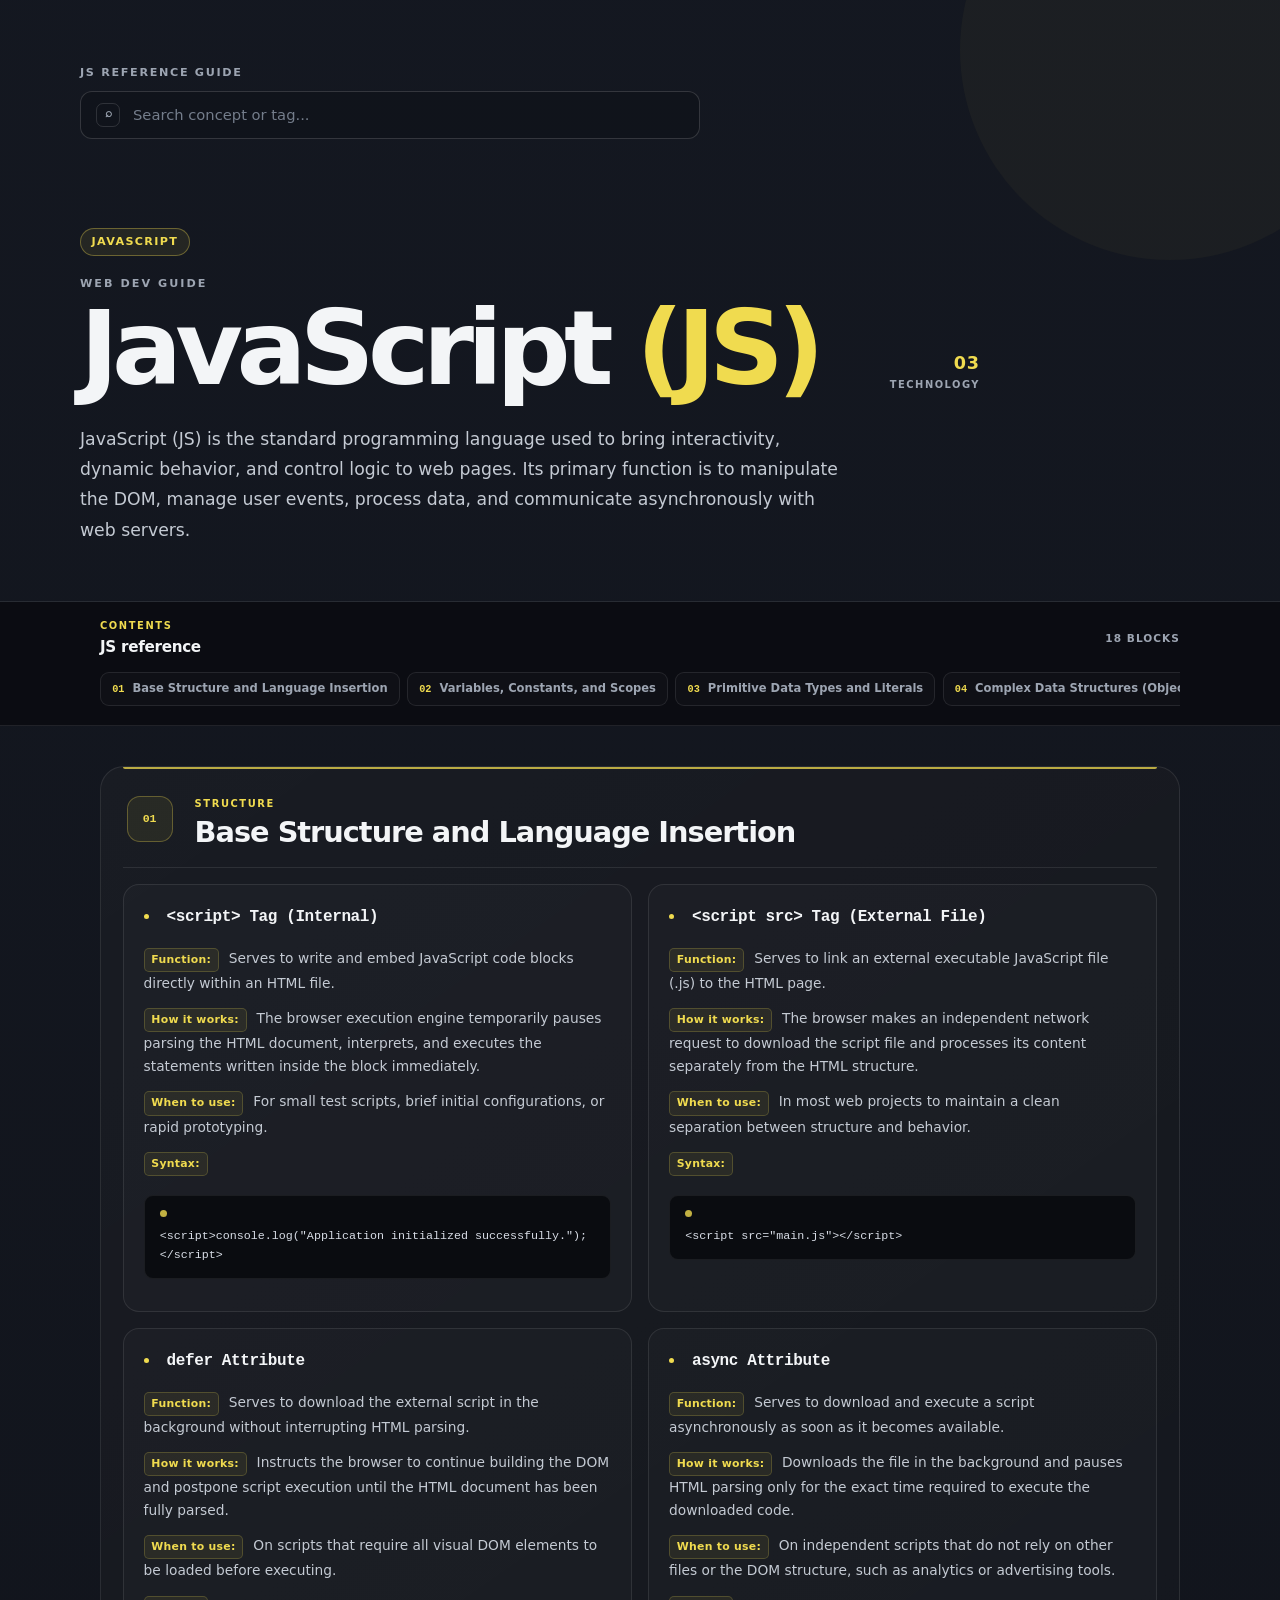
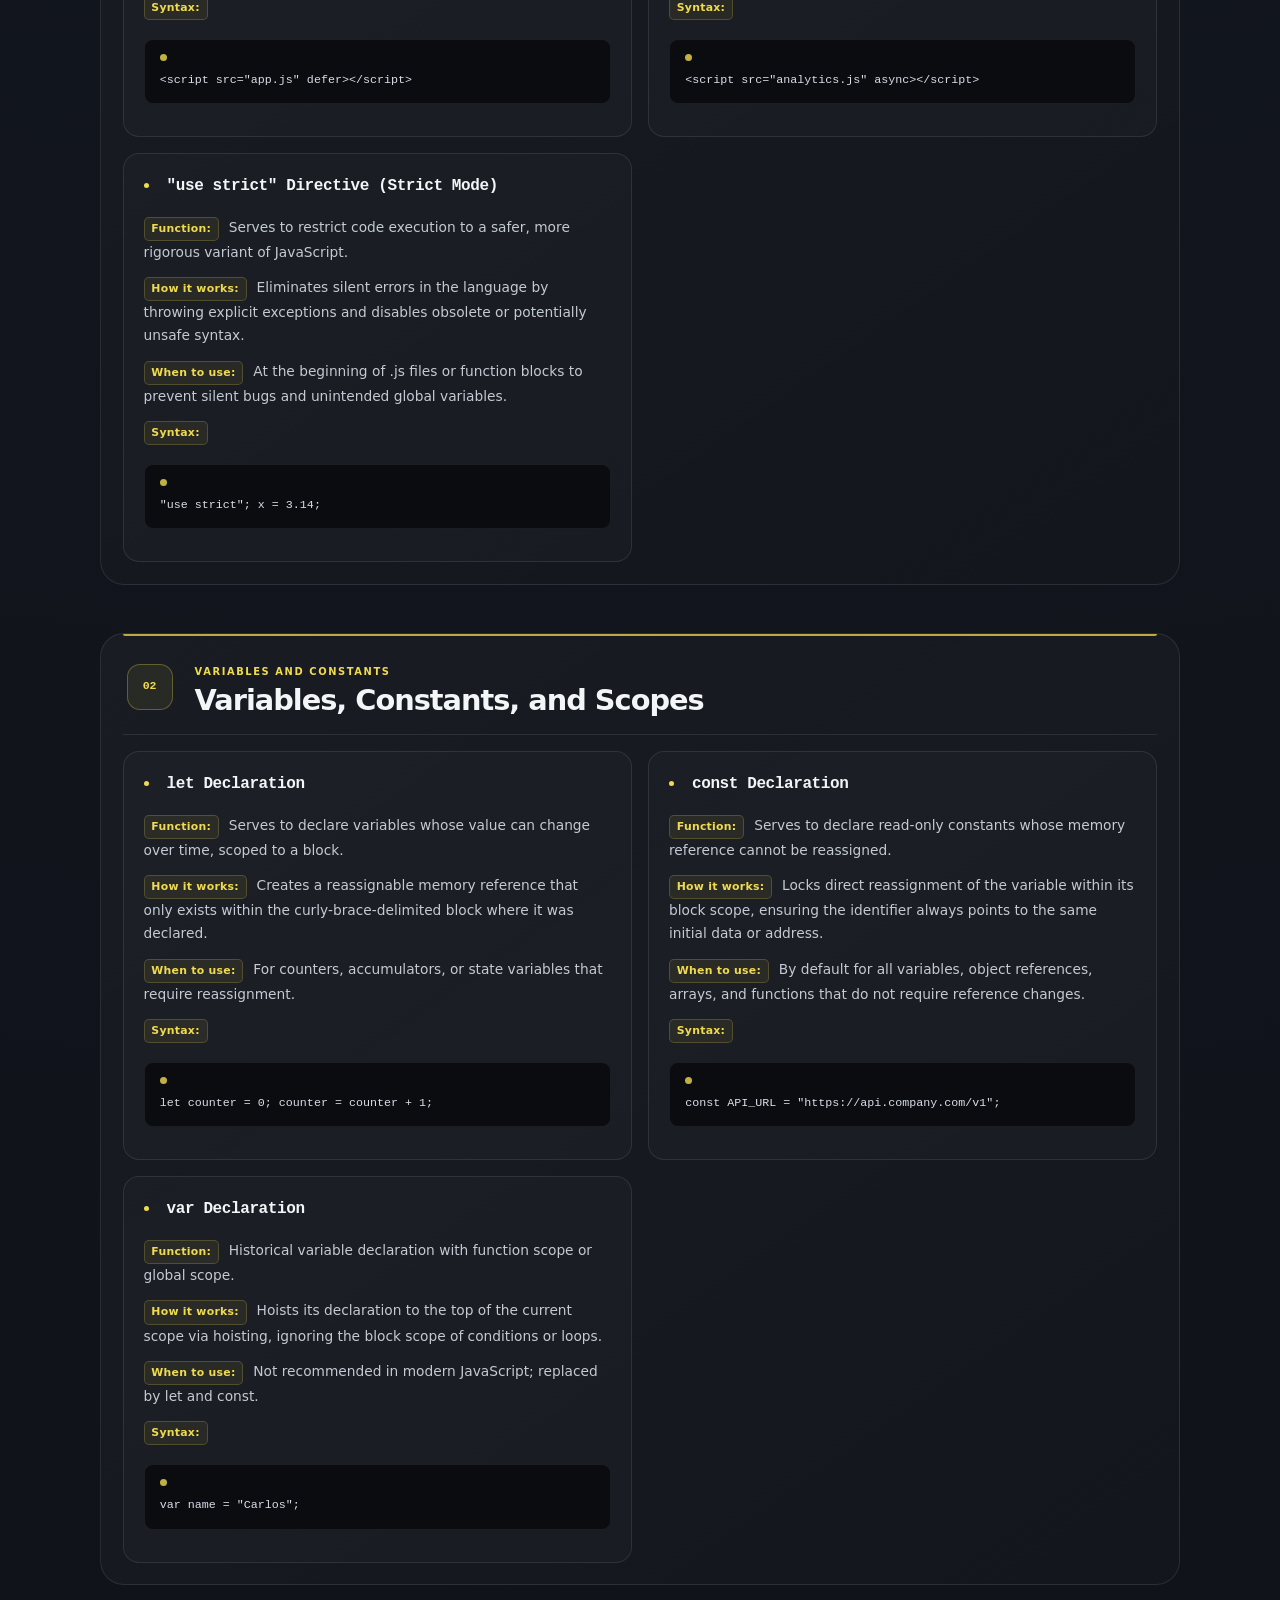
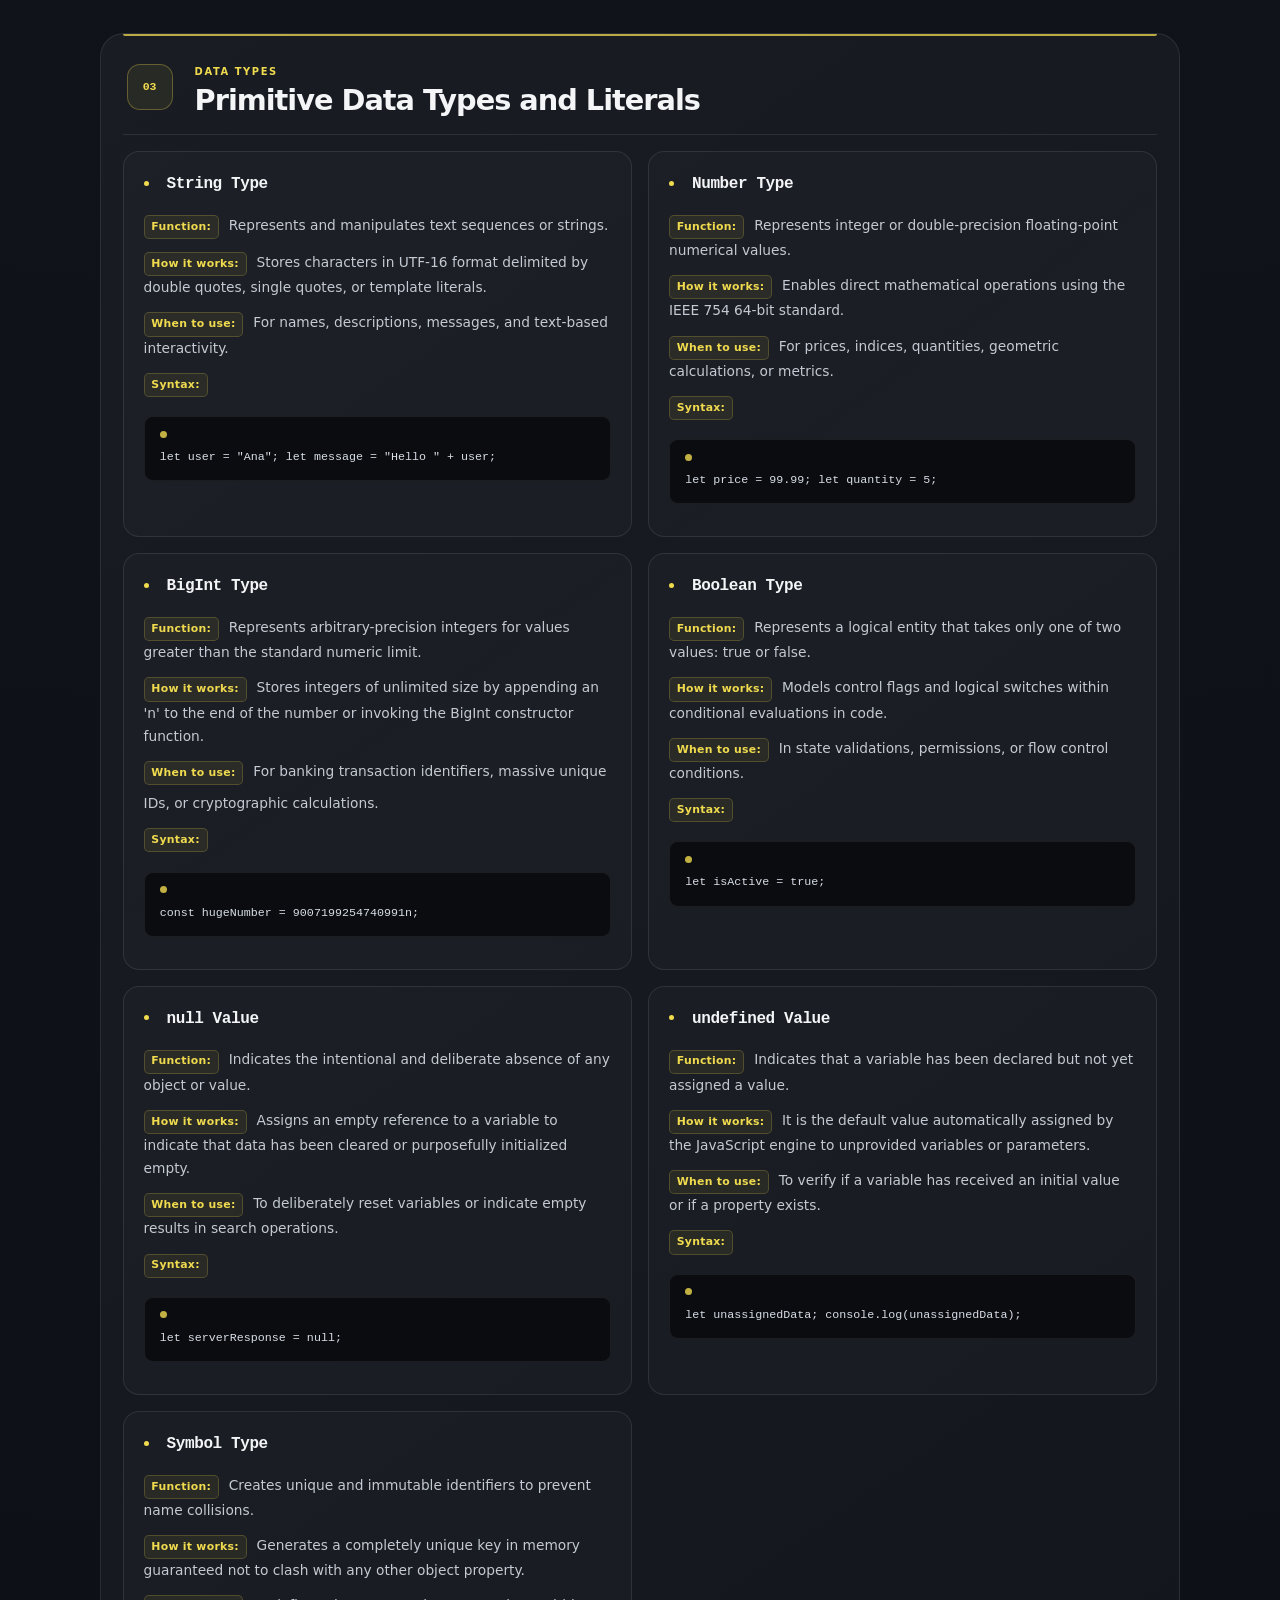
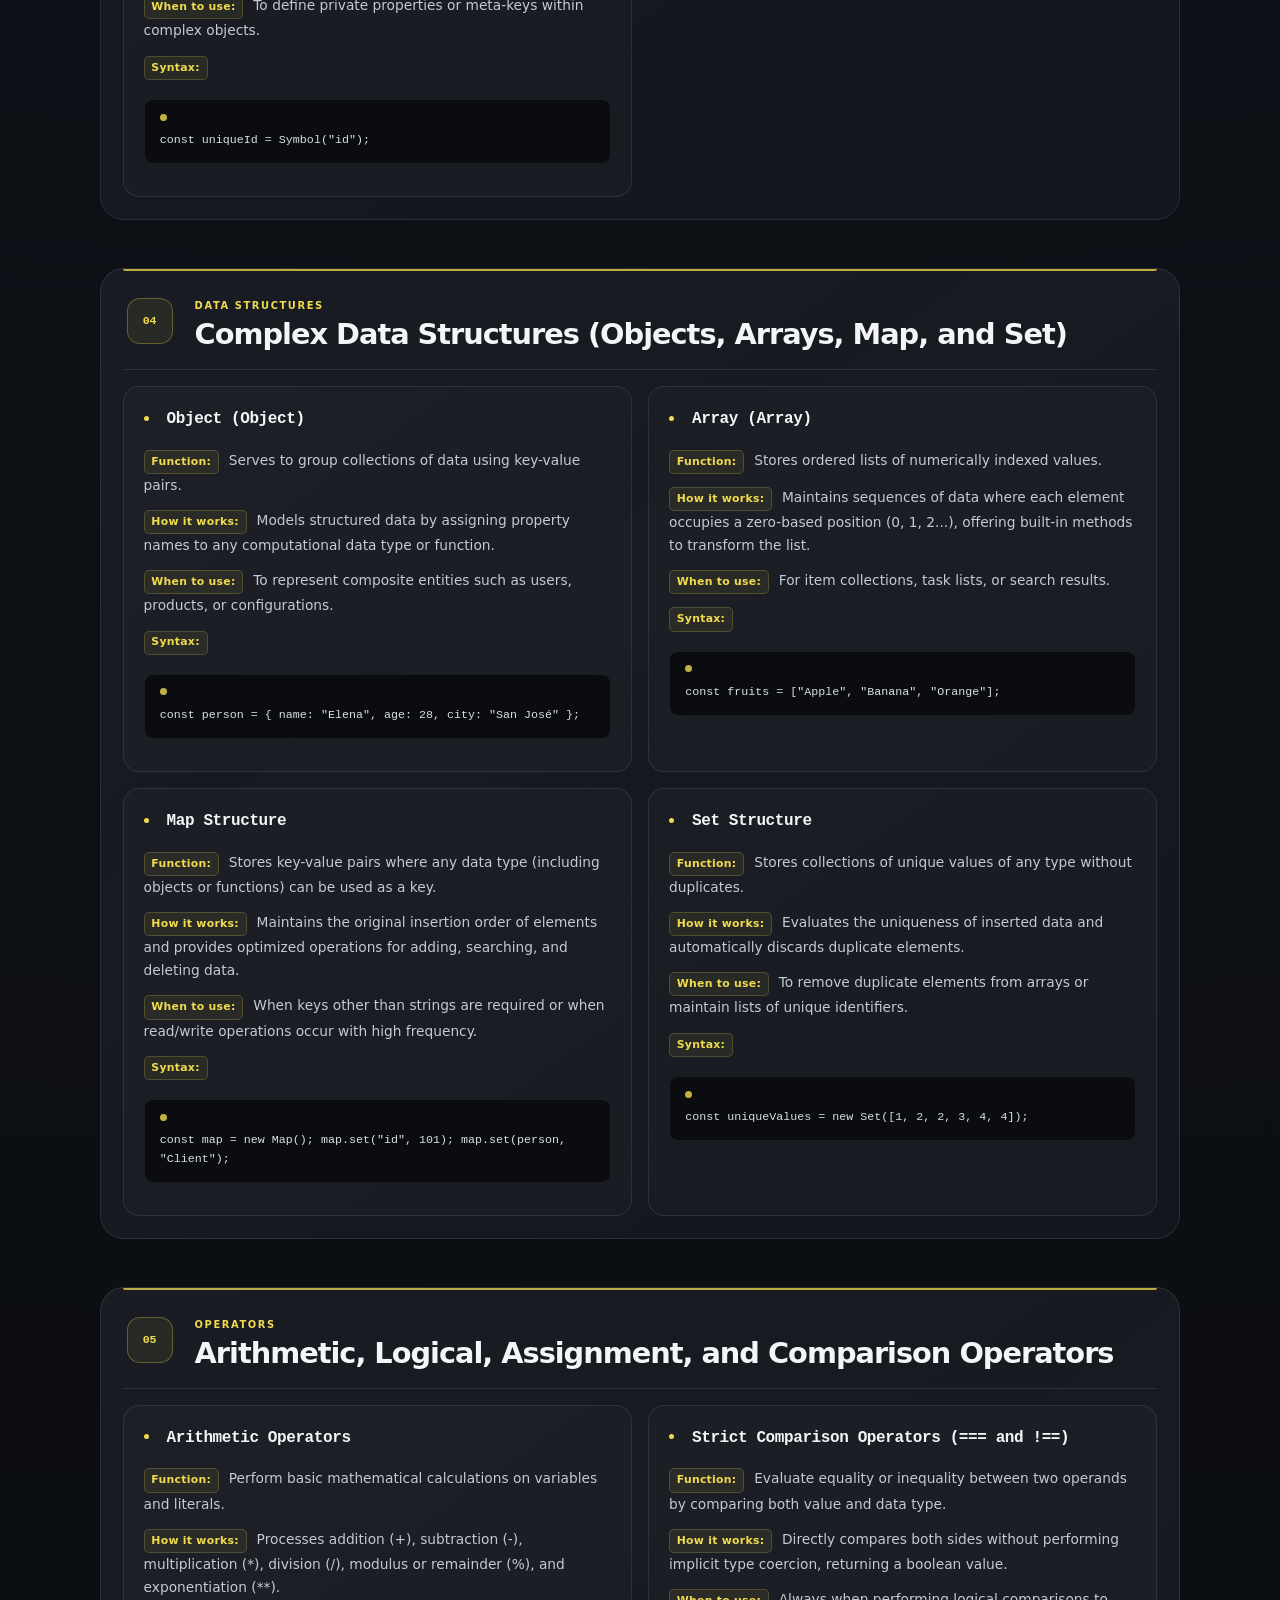
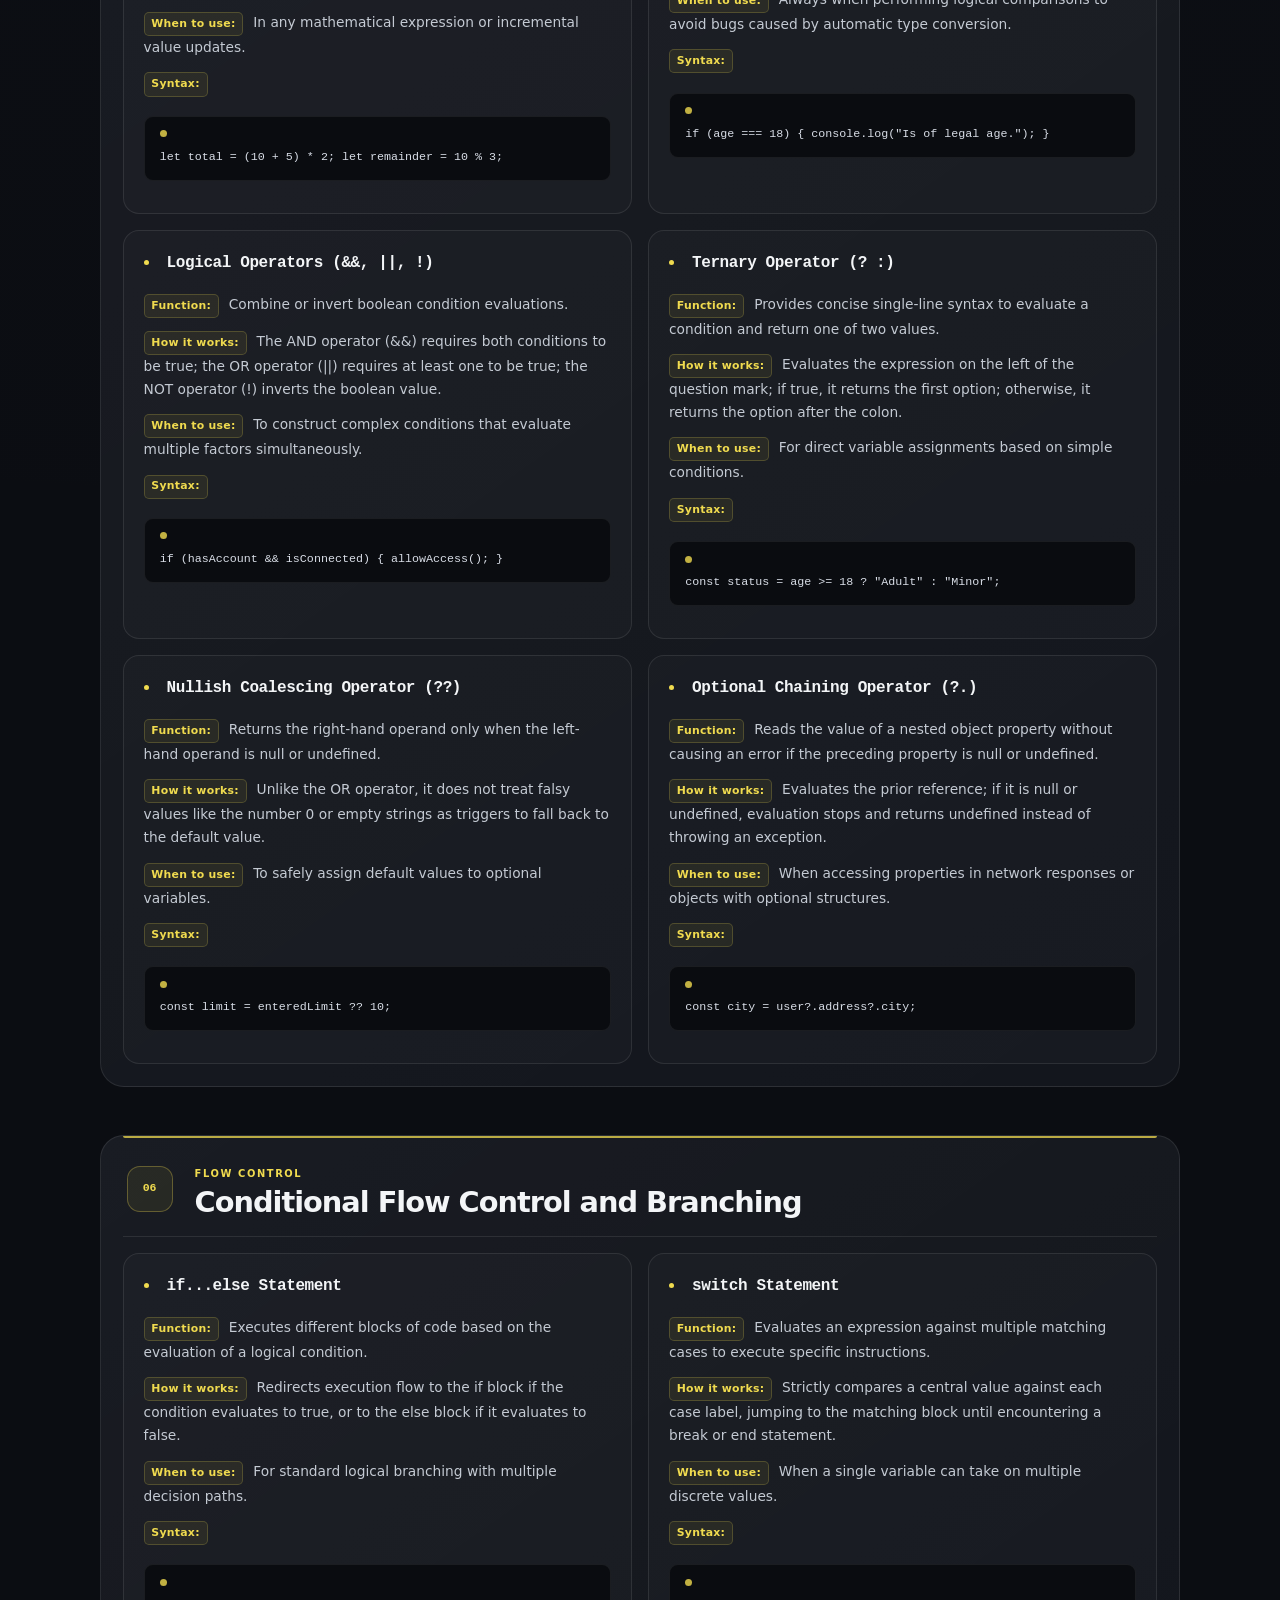
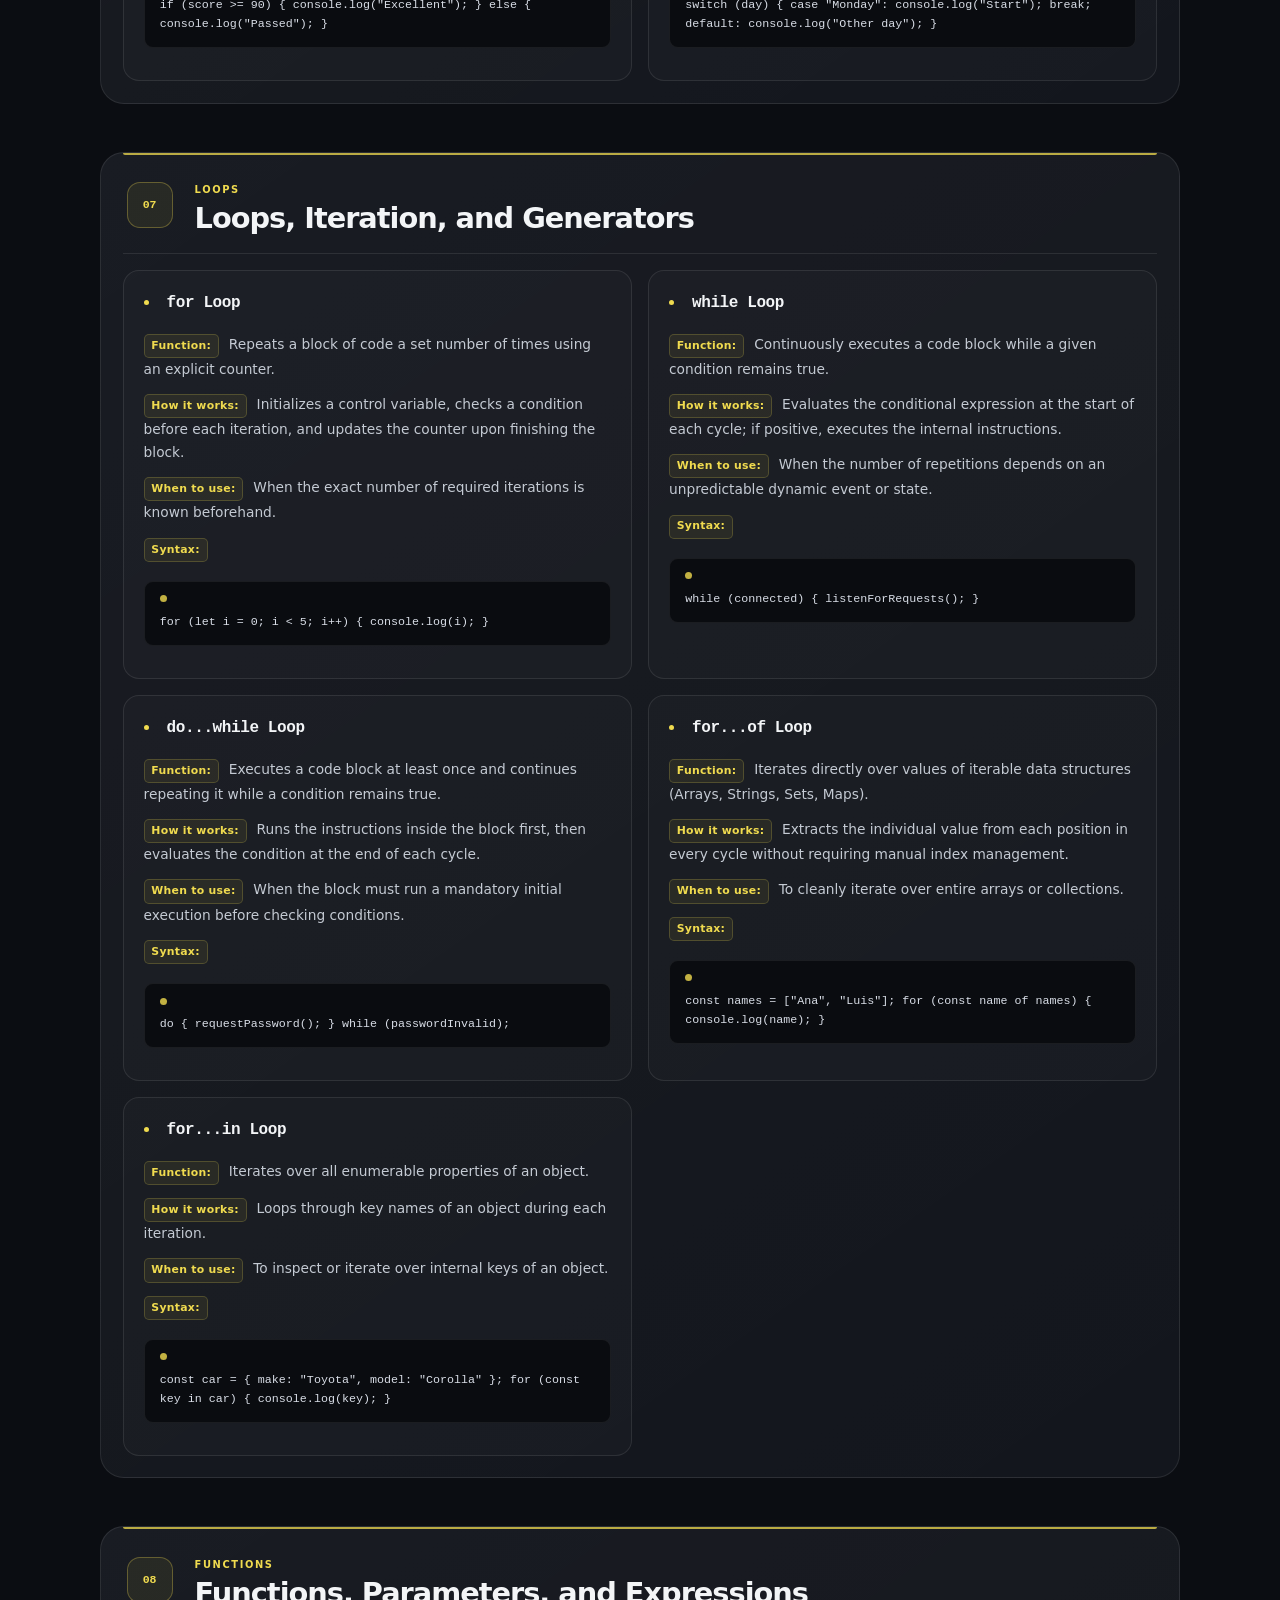
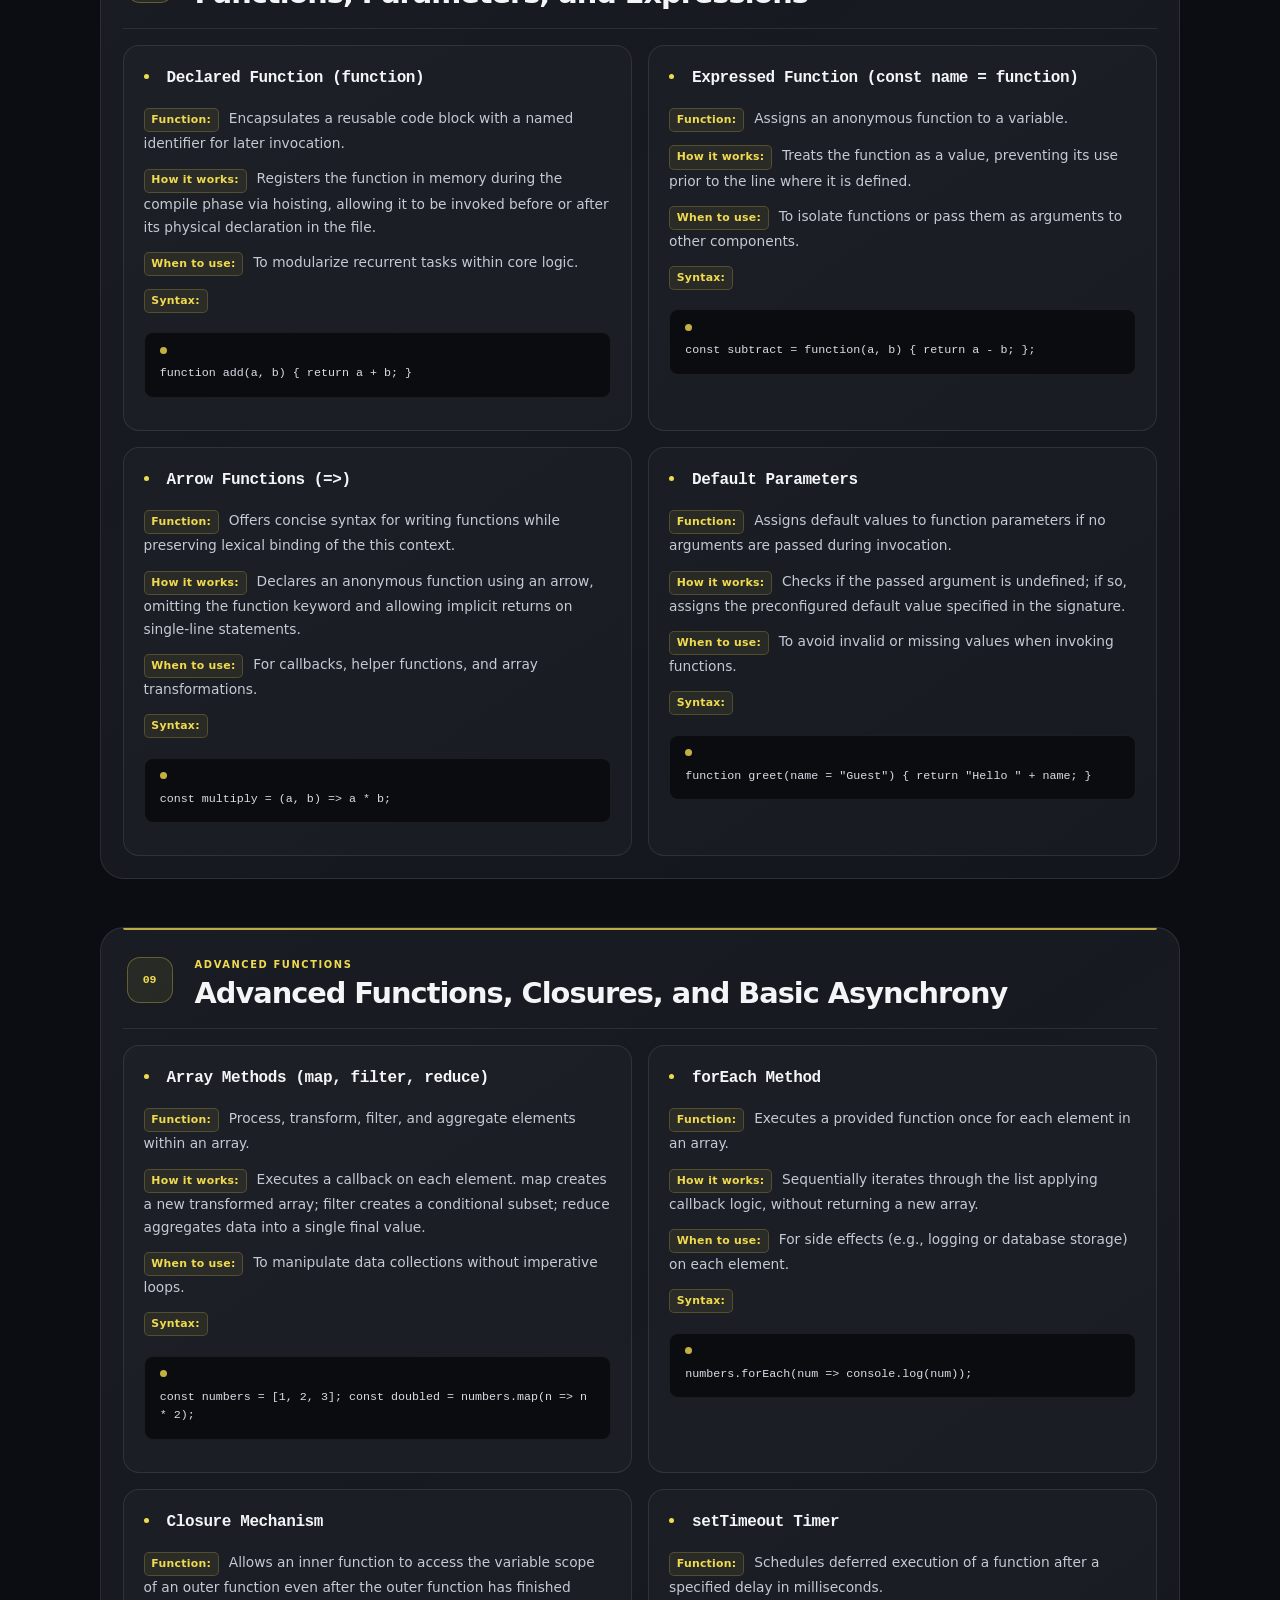
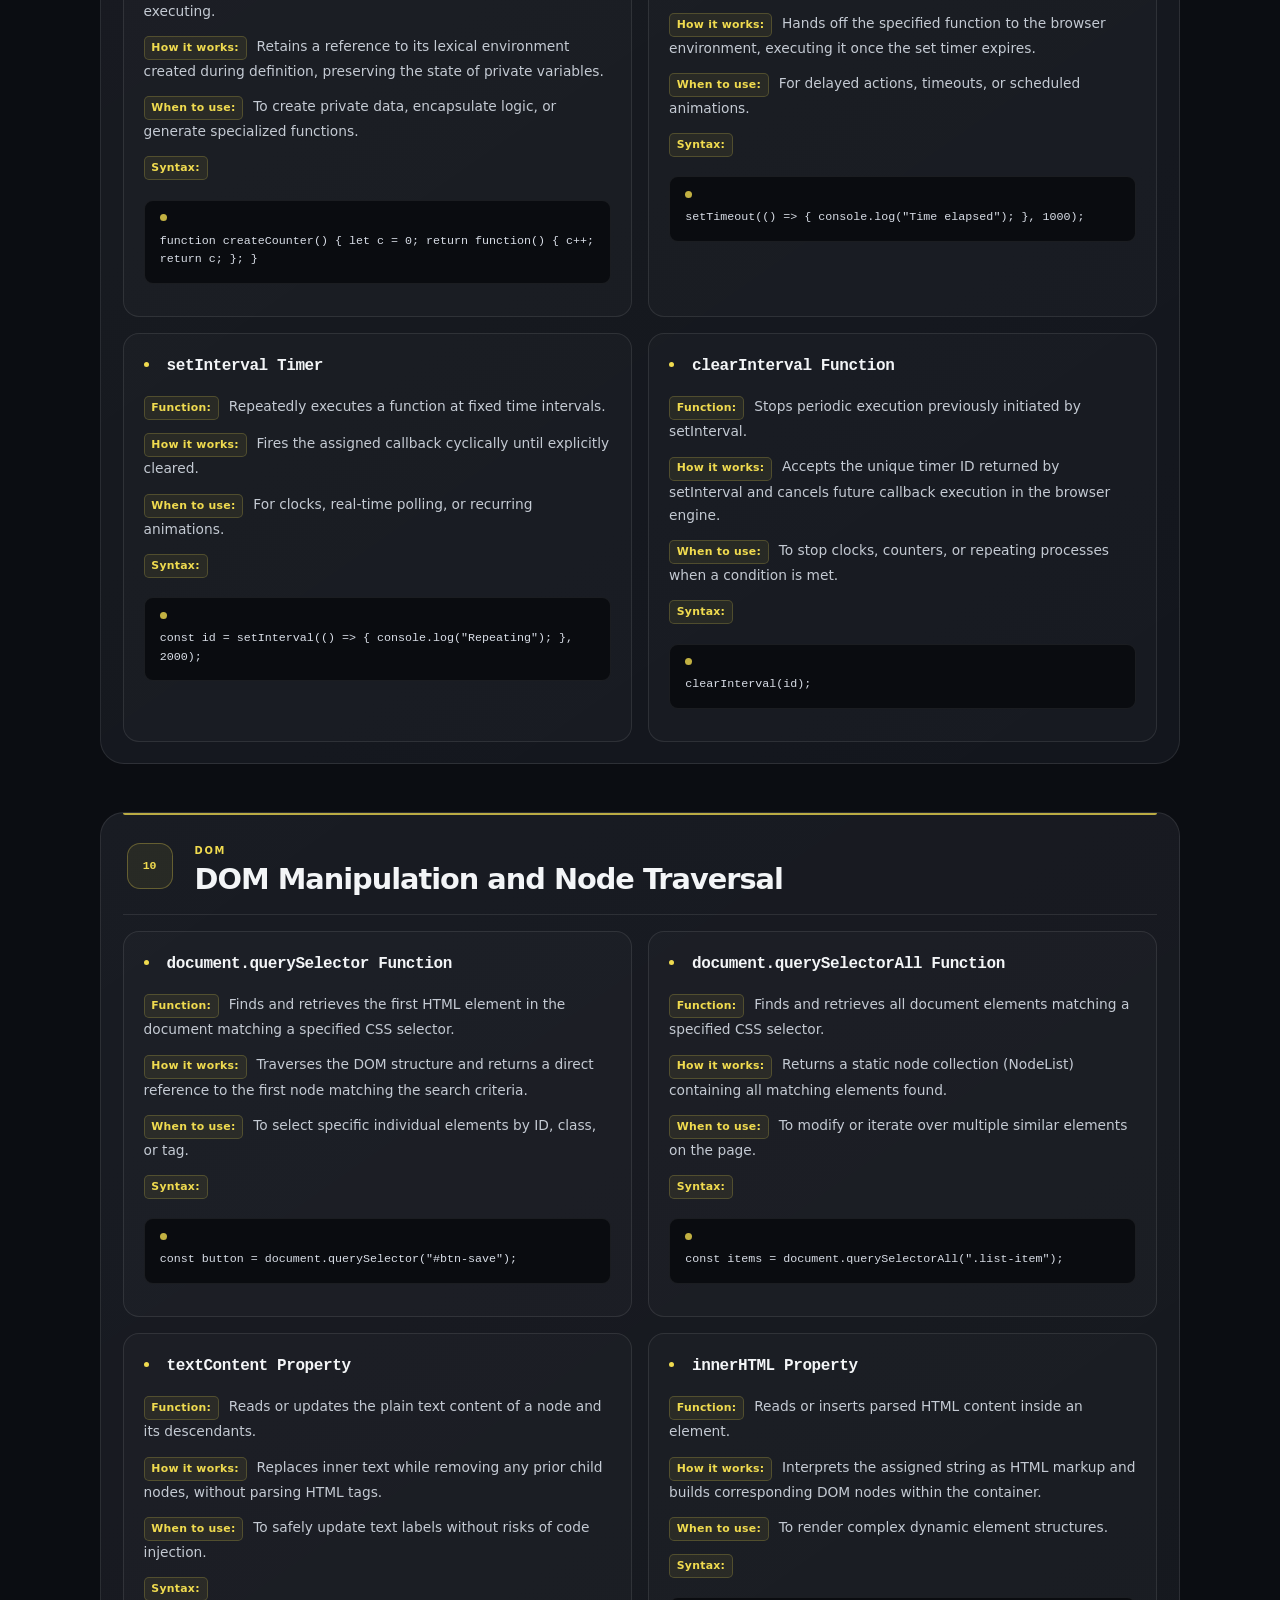
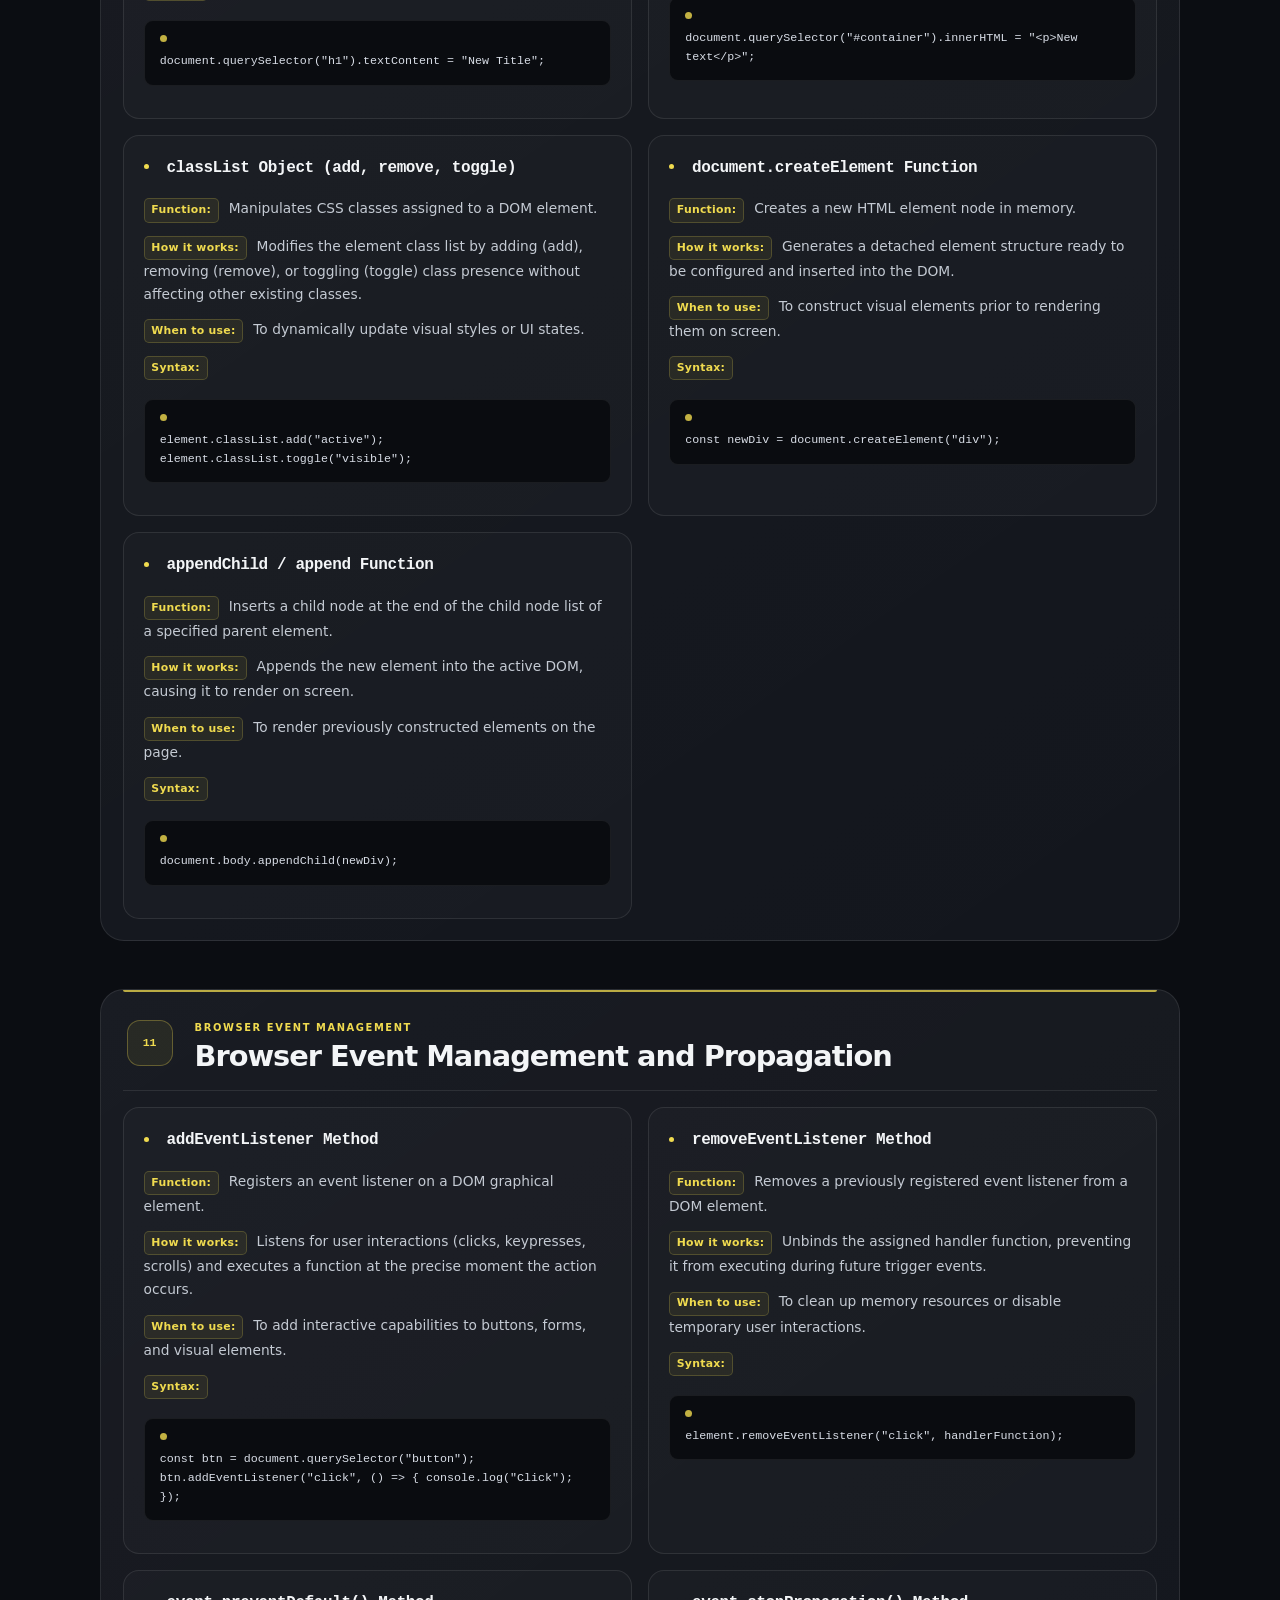
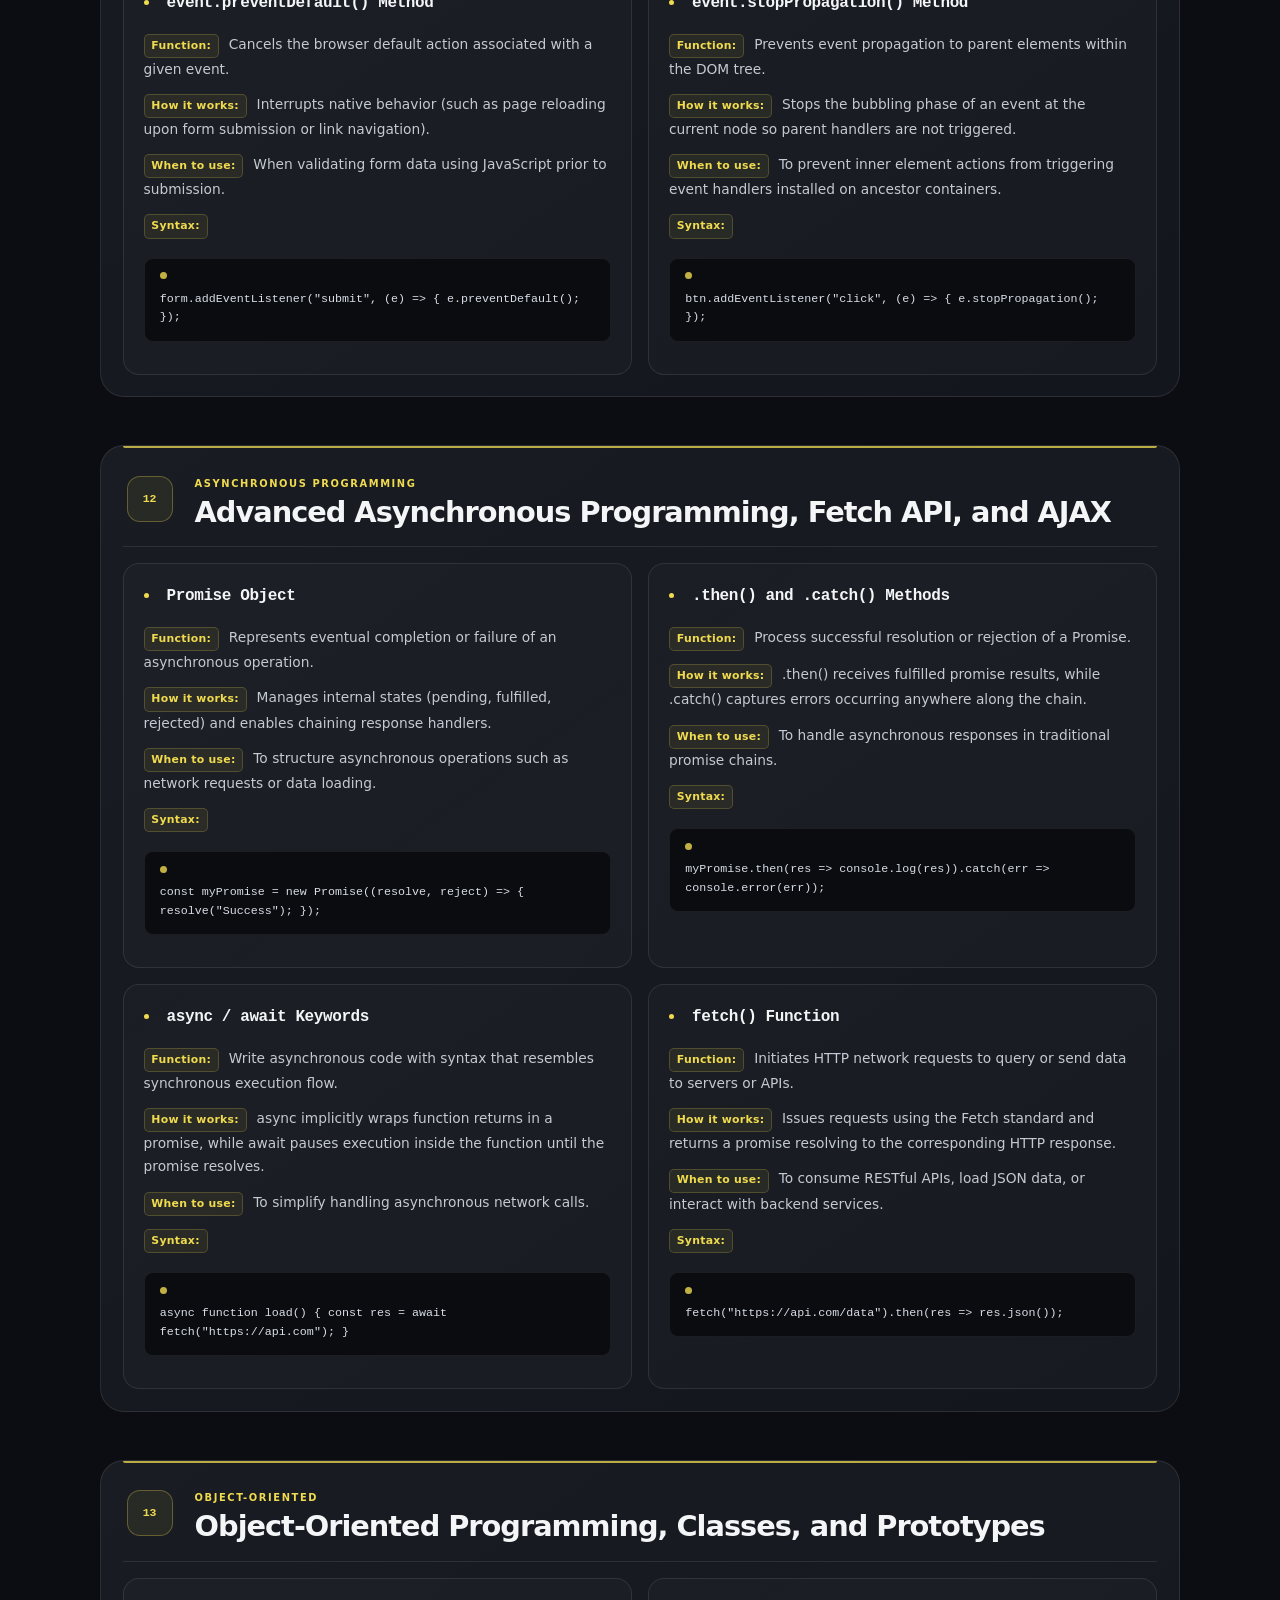
<file: js.html>
<!DOCTYPE html>
<html lang="en">
 <head>
  <meta charset="utf-8"/>
  <meta content="width=device-width, initial-scale=1.0" name="viewport"/>
  <title>
   JavaScript — Web Dev Guide
  </title>
  <meta name="description" content="JavaScript (JS) is a programming language used to add interactivity, dynamic behavior, and logic to web pages and applications.">
  <link href="js.css" rel="stylesheet"/>
  <link href="favicon.ico" rel="icon" type="image/png"/>
 </head>
 <body>
  <header class="tech-header">
   <div class="tech-header-inner">
    <div class="search-container">
     <label class="search-label" for="search-input">
      JS REFERENCE GUIDE
     </label>
     <div class="search-field">
      <span aria-hidden="true" class="search-icon">
       ⌕
      </span>
      <input aria-label="Search the JavaScript guide" class="search-input" id="search-input" placeholder="Search concept or tag..." type="text"/>
     </div>
    </div>
    <div class="tech-hero">
     <div class="tech-badge">
      JAVASCRIPT
     </div>
     <div class="tech-title-row">
      <div>
       <div class="tech-kicker">
        WEB DEV GUIDE
       </div>
       <h1>
        JavaScript
        <span>
         (JS)
        </span>
       </h1>
      </div>
      <div class="tech-index">
       <span>
        03
       </span>
       <small>
        TECHNOLOGY
       </small>
      </div>
     </div>
     <p class="tech-intro">
      JavaScript (JS) is the standard programming language used to bring interactivity, dynamic behavior, and control logic to web pages. Its primary function is to manipulate the DOM, manage user events, process data, and communicate asynchronously with web servers.
     </p>
    </div>
   </div>
  </header>
  <nav class="toc">
   <div class="toc-inner">
    <div class="toc-header">
     <div>
      <p class="toc-kicker">
       CONTENTS
      </p>
      <h2>
       JS reference
      </h2>
     </div>
     <span class="toc-count">
      18 BLOCKS
     </span>
    </div>
    <div class="toc-links">
     <a href="#block-1">
      <span>
       01
      </span>
      Base Structure and Language Insertion
     </a>
     <a href="#block-2">
      <span>
       02
      </span>
      Variables, Constants, and Scopes
     </a>
     <a href="#block-3">
      <span>
       03
      </span>
      Primitive Data Types and Literals
     </a>
     <a href="#block-4">
      <span>
       04
      </span>
      Complex Data Structures (Objects, Arrays, Map, and Set)
     </a>
     <a href="#block-5">
      <span>
       05
      </span>
      Arithmetic, Logical, Assignment, and Comparison Operators
     </a>
     <a href="#block-6">
      <span>
       06
      </span>
      Conditional Flow Control and Branching
     </a>
     <a href="#block-7">
      <span>
       07
      </span>
      Loops, Iteration, and Generators
     </a>
     <a href="#block-8">
      <span>
       08
      </span>
      Functions, Parameters, and Expressions
     </a>
     <a href="#block-9">
      <span>
       09
      </span>
      Advanced Functions, Closures, and Basic Asynchrony
     </a>
     <a href="#block-10">
      <span>
       10
      </span>
      DOM Manipulation and Node Traversal
     </a>
     <a href="#block-11">
      <span>
       11
      </span>
      Browser Event Management and Propagation
     </a>
     <a href="#block-12">
      <span>
       12
      </span>
      Advanced Asynchronous Programming, Fetch API, and AJAX
     </a>
     <a href="#block-13">
      <span>
       13
      </span>
      Object-Oriented Programming, Classes, and Prototypes
     </a>
     <a href="#block-14">
      <span>
       14
      </span>
      Error Handling, Exceptions, and Debugging
     </a>
     <a href="#block-15">
      <span>
       15
      </span>
      Modules and Code Architecture (ES Modules)
     </a>
     <a href="#block-16">
      <span>
       16
      </span>
      Local Storage, Cookies, and Persistence
     </a>
     <a href="#block-17">
      <span>
       17
      </span>
      Regular Expressions (RegEx) and String Methods
     </a>
     <a href="#block-18">
      <span>
       18
      </span>
      System APIs, Workers, and Modern Features (ESNext)
     </a>
    </div>
   </div>
  </nav>
  <main class="guide-content">
   <!-- BLOCK 1 -->
   <section class="guide-section" id="block-1">
    <div class="section-heading">
     <div class="section-number">
      01
     </div>
     <div>
      <p class="section-kicker">
       STRUCTURE
      </p>
      <h2>
       Base Structure and Language Insertion
      </h2>
     </div>
    </div>
    <article>
     <h3>
      &lt;script&gt; Tag (Internal)
     </h3>
     <p>
      <strong class="label-meta">
       Function:
      </strong>
      Serves to write and embed JavaScript code blocks directly within an HTML file.
     </p>
     <p>
      <strong class="label-meta">
       How it works:
      </strong>
      The browser execution engine temporarily pauses parsing the HTML document, interprets, and executes the statements written inside the block immediately.
     </p>
     <p>
      <strong class="label-meta">
       When to use:
      </strong>
      For small test scripts, brief initial configurations, or rapid prototyping.
     </p>
     <p>
      <strong class="label-syntax">
       Syntax:
      </strong>
      <pre>&lt;script&gt;console.log("Application initialized successfully.");&lt;/script&gt;</pre>
     </p>
    </article>
    <article>
     <h3>
      &lt;script src&gt; Tag (External File)
     </h3>
     <p>
      <strong class="label-meta">
       Function:
      </strong>
      Serves to link an external executable JavaScript file (.js) to the HTML page.
     </p>
     <p>
      <strong class="label-meta">
       How it works:
      </strong>
      The browser makes an independent network request to download the script file and processes its content separately from the HTML structure.
     </p>
     <p>
      <strong class="label-meta">
       When to use:
      </strong>
      In most web projects to maintain a clean separation between structure and behavior.
     </p>
     <p>
      <strong class="label-syntax">
       Syntax:
      </strong>
      <pre>&lt;script src="main.js"&gt;&lt;/script&gt;</pre>
     </p>
    </article>
    <article>
     <h3>
      defer Attribute
     </h3>
     <p>
      <strong class="label-meta">
       Function:
      </strong>
      Serves to download the external script in the background without interrupting HTML parsing.
     </p>
     <p>
      <strong class="label-meta">
       How it works:
      </strong>
      Instructs the browser to continue building the DOM and postpone script execution until the HTML document has been fully parsed.
     </p>
     <p>
      <strong class="label-meta">
       When to use:
      </strong>
      On scripts that require all visual DOM elements to be loaded before executing.
     </p>
     <p>
      <strong class="label-syntax">
       Syntax:
      </strong>
      <pre>&lt;script src="app.js" defer&gt;&lt;/script&gt;</pre>
     </p>
    </article>
    <article>
     <h3>
      async Attribute
     </h3>
     <p>
      <strong class="label-meta">
       Function:
      </strong>
      Serves to download and execute a script asynchronously as soon as it becomes available.
     </p>
     <p>
      <strong class="label-meta">
       How it works:
      </strong>
      Downloads the file in the background and pauses HTML parsing only for the exact time required to execute the downloaded code.
     </p>
     <p>
      <strong class="label-meta">
       When to use:
      </strong>
      On independent scripts that do not rely on other files or the DOM structure, such as analytics or advertising tools.
     </p>
     <p>
      <strong class="label-syntax">
       Syntax:
      </strong>
      <pre>&lt;script src="analytics.js" async&gt;&lt;/script&gt;</pre>
     </p>
    </article>
    <article>
     <h3>
      "use strict" Directive (Strict Mode)
     </h3>
     <p>
      <strong class="label-meta">
       Function:
      </strong>
      Serves to restrict code execution to a safer, more rigorous variant of JavaScript.
     </p>
     <p>
      <strong class="label-meta">
       How it works:
      </strong>
      Eliminates silent errors in the language by throwing explicit exceptions and disables obsolete or potentially unsafe syntax.
     </p>
     <p>
      <strong class="label-meta">
       When to use:
      </strong>
      At the beginning of .js files or function blocks to prevent silent bugs and unintended global variables.
     </p>
     <p>
      <strong class="label-syntax">
       Syntax:
      </strong>
      <pre>"use strict"; x = 3.14;</pre>
     </p>
    </article>
   </section>
   <!-- BLOCK 2 -->
   <section class="guide-section" id="block-2">
    <div class="section-heading">
     <div class="section-number">
      02
     </div>
     <div>
      <p class="section-kicker">
       VARIABLES AND CONSTANTS
      </p>
      <h2>
       Variables, Constants, and Scopes
      </h2>
     </div>
    </div>
    <article>
     <h3>
      let Declaration
     </h3>
     <p>
      <strong class="label-meta">
       Function:
      </strong>
      Serves to declare variables whose value can change over time, scoped to a block.
     </p>
     <p>
      <strong class="label-meta">
       How it works:
      </strong>
      Creates a reassignable memory reference that only exists within the curly-brace-delimited block where it was declared.
     </p>
     <p>
      <strong class="label-meta">
       When to use:
      </strong>
      For counters, accumulators, or state variables that require reassignment.
     </p>
     <p>
      <strong class="label-syntax">
       Syntax:
      </strong>
      <pre>let counter = 0; counter = counter + 1;</pre>
     </p>
    </article>
    <article>
     <h3>
      const Declaration
     </h3>
     <p>
      <strong class="label-meta">
       Function:
      </strong>
      Serves to declare read-only constants whose memory reference cannot be reassigned.
     </p>
     <p>
      <strong class="label-meta">
       How it works:
      </strong>
      Locks direct reassignment of the variable within its block scope, ensuring the identifier always points to the same initial data or address.
     </p>
     <p>
      <strong class="label-meta">
       When to use:
      </strong>
      By default for all variables, object references, arrays, and functions that do not require reference changes.
     </p>
     <p>
      <strong class="label-syntax">
       Syntax:
      </strong>
      <pre>const API_URL = "https://api.company.com/v1";</pre>
     </p>
    </article>
    <article>
     <h3>
      var Declaration
     </h3>
     <p>
      <strong class="label-meta">
       Function:
      </strong>
      Historical variable declaration with function scope or global scope.
     </p>
     <p>
      <strong class="label-meta">
       How it works:
      </strong>
      Hoists its declaration to the top of the current scope via hoisting, ignoring the block scope of conditions or loops.
     </p>
     <p>
      <strong class="label-meta">
       When to use:
      </strong>
      Not recommended in modern JavaScript; replaced by let and const.
     </p>
     <p>
      <strong class="label-syntax">
       Syntax:
      </strong>
      <pre>var name = "Carlos";</pre>
     </p>
    </article>
   </section>
   <!-- BLOCK 3 -->
   <section class="guide-section" id="block-3">
    <div class="section-heading">
     <div class="section-number">
      03
     </div>
     <div>
      <p class="section-kicker">
       DATA TYPES
      </p>
      <h2>
       Primitive Data Types and Literals
      </h2>
     </div>
    </div>
    <article>
     <h3>
      String Type
     </h3>
     <p>
      <strong class="label-meta">
       Function:
      </strong>
      Represents and manipulates text sequences or strings.
     </p>
     <p>
      <strong class="label-meta">
       How it works:
      </strong>
      Stores characters in UTF-16 format delimited by double quotes, single quotes, or template literals.
     </p>
     <p>
      <strong class="label-meta">
       When to use:
      </strong>
      For names, descriptions, messages, and text-based interactivity.
     </p>
     <p>
      <strong class="label-syntax">
       Syntax:
      </strong>
      <pre>let user = "Ana"; let message = "Hello " + user;</pre>
     </p>
    </article>
    <article>
     <h3>
      Number Type
     </h3>
     <p>
      <strong class="label-meta">
       Function:
      </strong>
      Represents integer or double-precision floating-point numerical values.
     </p>
     <p>
      <strong class="label-meta">
       How it works:
      </strong>
      Enables direct mathematical operations using the IEEE 754 64-bit standard.
     </p>
     <p>
      <strong class="label-meta">
       When to use:
      </strong>
      For prices, indices, quantities, geometric calculations, or metrics.
     </p>
     <p>
      <strong class="label-syntax">
       Syntax:
      </strong>
      <pre>let price = 99.99; let quantity = 5;</pre>
     </p>
    </article>
    <article>
     <h3>
      BigInt Type
     </h3>
     <p>
      <strong class="label-meta">
       Function:
      </strong>
      Represents arbitrary-precision integers for values greater than the standard numeric limit.
     </p>
     <p>
      <strong class="label-meta">
       How it works:
      </strong>
      Stores integers of unlimited size by appending an 'n' to the end of the number or invoking the BigInt constructor function.
     </p>
     <p>
      <strong class="label-syntax">
       When to use:
      </strong>
      For banking transaction identifiers, massive unique IDs, or cryptographic calculations.
     </p>
     <p>
      <strong class="label-syntax">
       Syntax:
      </strong>
      <pre>const hugeNumber = 9007199254740991n;</pre>
     </p>
    </article>
    <article>
     <h3>
      Boolean Type
     </h3>
     <p>
      <strong class="label-meta">
       Function:
      </strong>
      Represents a logical entity that takes only one of two values: true or false.
     </p>
     <p>
      <strong class="label-meta">
       How it works:
      </strong>
      Models control flags and logical switches within conditional evaluations in code.
     </p>
     <p>
      <strong class="label-meta">
       When to use:
      </strong>
      In state validations, permissions, or flow control conditions.
     </p>
     <p>
      <strong class="label-syntax">
       Syntax:
      </strong>
      <pre>let isActive = true;</pre>
     </p>
    </article>
    <article>
     <h3>
      null Value
     </h3>
     <p>
      <strong class="label-meta">
       Function:
      </strong>
      Indicates the intentional and deliberate absence of any object or value.
     </p>
     <p>
      <strong class="label-meta">
       How it works:
      </strong>
      Assigns an empty reference to a variable to indicate that data has been cleared or purposefully initialized empty.
     </p>
     <p>
      <strong class="label-meta">
       When to use:
      </strong>
      To deliberately reset variables or indicate empty results in search operations.
     </p>
     <p>
      <strong class="label-syntax">
       Syntax:
      </strong>
      <pre>let serverResponse = null;</pre>
     </p>
    </article>
    <article>
     <h3>
      undefined Value
     </h3>
     <p>
      <strong class="label-meta">
       Function:
      </strong>
      Indicates that a variable has been declared but not yet assigned a value.
     </p>
     <p>
      <strong class="label-meta">
       How it works:
      </strong>
      It is the default value automatically assigned by the JavaScript engine to unprovided variables or parameters.
     </p>
     <p>
      <strong class="label-meta">
       When to use:
      </strong>
      To verify if a variable has received an initial value or if a property exists.
     </p>
     <p>
      <strong class="label-syntax">
       Syntax:
      </strong>
      <pre>let unassignedData; console.log(unassignedData);</pre>
     </p>
    </article>
    <article>
     <h3>
      Symbol Type
     </h3>
     <p>
      <strong class="label-meta">
       Function:
      </strong>
      Creates unique and immutable identifiers to prevent name collisions.
     </p>
     <p>
      <strong class="label-meta">
       How it works:
      </strong>
      Generates a completely unique key in memory guaranteed not to clash with any other object property.
     </p>
     <p>
      <strong class="label-meta">
       When to use:
      </strong>
      To define private properties or meta-keys within complex objects.
     </p>
     <p>
      <strong class="label-syntax">
       Syntax:
      </strong>
      <pre>const uniqueId = Symbol("id");</pre>
     </p>
    </article>
   </section>
   <!-- BLOCK 4 -->
   <section class="guide-section" id="block-4">
    <div class="section-heading">
     <div class="section-number">
      04
     </div>
     <div>
      <p class="section-kicker">
       DATA STRUCTURES
      </p>
      <h2>
       Complex Data Structures (Objects, Arrays, Map, and Set)
      </h2>
     </div>
    </div>
    <article>
     <h3>
      Object (Object)
     </h3>
     <p>
      <strong class="label-meta">
       Function:
      </strong>
      Serves to group collections of data using key-value pairs.
     </p>
     <p>
      <strong class="label-meta">
       How it works:
      </strong>
      Models structured data by assigning property names to any computational data type or function.
     </p>
     <p>
      <strong class="label-meta">
       When to use:
      </strong>
      To represent composite entities such as users, products, or configurations.
     </p>
     <p>
      <strong class="label-syntax">
       Syntax:
      </strong>
      <pre>const person = { name: "Elena", age: 28, city: "San José" };</pre>
     </p>
    </article>
    <article>
     <h3>
      Array (Array)
     </h3>
     <p>
      <strong class="label-meta">
       Function:
      </strong>
      Stores ordered lists of numerically indexed values.
     </p>
     <p>
      <strong class="label-meta">
       How it works:
      </strong>
      Maintains sequences of data where each element occupies a zero-based position (0, 1, 2...), offering built-in methods to transform the list.
     </p>
     <p>
      <strong class="label-meta">
       When to use:
      </strong>
      For item collections, task lists, or search results.
     </p>
     <p>
      <strong class="label-syntax">
       Syntax:
      </strong>
      <pre>const fruits = ["Apple", "Banana", "Orange"];</pre>
     </p>
    </article>
    <article>
     <h3>
      Map Structure
     </h3>
     <p>
      <strong class="label-meta">
       Function:
      </strong>
      Stores key-value pairs where any data type (including objects or functions) can be used as a key.
     </p>
     <p>
      <strong class="label-meta">
       How it works:
      </strong>
      Maintains the original insertion order of elements and provides optimized operations for adding, searching, and deleting data.
     </p>
     <p>
      <strong class="label-meta">
       When to use:
      </strong>
      When keys other than strings are required or when read/write operations occur with high frequency.
     </p>
     <p>
      <strong class="label-syntax">
       Syntax:
      </strong>
      <pre>const map = new Map(); map.set("id", 101); map.set(person, "Client");</pre>
     </p>
    </article>
    <article>
     <h3>
      Set Structure
     </h3>
     <p>
      <strong class="label-meta">
       Function:
      </strong>
      Stores collections of unique values of any type without duplicates.
     </p>
     <p>
      <strong class="label-meta">
       How it works:
      </strong>
      Evaluates the uniqueness of inserted data and automatically discards duplicate elements.
     </p>
     <p>
      <strong class="label-meta">
       When to use:
      </strong>
      To remove duplicate elements from arrays or maintain lists of unique identifiers.
     </p>
     <p>
      <strong class="label-syntax">
       Syntax:
      </strong>
      <pre>const uniqueValues = new Set([1, 2, 2, 3, 4, 4]);</pre>
     </p>
    </article>
   </section>
   <!-- BLOCK 5 -->
   <section class="guide-section" id="block-5">
    <div class="section-heading">
     <div class="section-number">
      05
     </div>
     <div>
      <p class="section-kicker">
       OPERATORS
      </p>
      <h2>
       Arithmetic, Logical, Assignment, and Comparison Operators
      </h2>
     </div>
    </div>
    <article>
     <h3>
      Arithmetic Operators
     </h3>
     <p>
      <strong class="label-meta">
       Function:
      </strong>
      Perform basic mathematical calculations on variables and literals.
     </p>
     <p>
      <strong class="label-meta">
       How it works:
      </strong>
      Processes addition (+), subtraction (-), multiplication (*), division (/), modulus or remainder (%), and exponentiation (**).
     </p>
     <p>
      <strong class="label-meta">
       When to use:
      </strong>
      In any mathematical expression or incremental value updates.
     </p>
     <p>
      <strong class="label-syntax">
       Syntax:
      </strong>
      <pre>let total = (10 + 5) * 2; let remainder = 10 % 3;</pre>
     </p>
    </article>
    <article>
     <h3>
      Strict Comparison Operators (=== and !==)
     </h3>
     <p>
      <strong class="label-meta">
       Function:
      </strong>
      Evaluate equality or inequality between two operands by comparing both value and data type.
     </p>
     <p>
      <strong class="label-meta">
       How it works:
      </strong>
      Directly compares both sides without performing implicit type coercion, returning a boolean value.
     </p>
     <p>
      <strong class="label-meta">
       When to use:
      </strong>
      Always when performing logical comparisons to avoid bugs caused by automatic type conversion.
     </p>
     <p>
      <strong class="label-syntax">
       Syntax:
      </strong>
      <pre>if (age === 18) { console.log("Is of legal age."); }</pre>
     </p>
    </article>
    <article>
     <h3>
      Logical Operators (&amp;&amp;, ||, !)
     </h3>
     <p>
      <strong class="label-meta">
       Function:
      </strong>
      Combine or invert boolean condition evaluations.
     </p>
     <p>
      <strong class="label-meta">
       How it works:
      </strong>
      The AND operator (&amp;&amp;) requires both conditions to be true; the OR operator (||) requires at least one to be true; the NOT operator (!) inverts the boolean value.
     </p>
     <p>
      <strong class="label-meta">
       When to use:
      </strong>
      To construct complex conditions that evaluate multiple factors simultaneously.
     </p>
     <p>
      <strong class="label-syntax">
       Syntax:
      </strong>
      <pre>if (hasAccount &amp;&amp; isConnected) { allowAccess(); }</pre>
     </p>
    </article>
    <article>
     <h3>
      Ternary Operator (? :)
     </h3>
     <p>
      <strong class="label-meta">
       Function:
      </strong>
      Provides concise single-line syntax to evaluate a condition and return one of two values.
     </p>
     <p>
      <strong class="label-meta">
       How it works:
      </strong>
      Evaluates the expression on the left of the question mark; if true, it returns the first option; otherwise, it returns the option after the colon.
     </p>
     <p>
      <strong class="label-meta">
       When to use:
      </strong>
      For direct variable assignments based on simple conditions.
     </p>
     <p>
      <strong class="label-syntax">
       Syntax:
      </strong>
      <pre>const status = age &gt;= 18 ? "Adult" : "Minor";</pre>
     </p>
    </article>
    <article>
     <h3>
      Nullish Coalescing Operator (??)
     </h3>
     <p>
      <strong class="label-meta">
       Function:
      </strong>
      Returns the right-hand operand only when the left-hand operand is null or undefined.
     </p>
     <p>
      <strong class="label-meta">
       How it works:
      </strong>
      Unlike the OR operator, it does not treat falsy values like the number 0 or empty strings as triggers to fall back to the default value.
     </p>
     <p>
      <strong class="label-meta">
       When to use:
      </strong>
      To safely assign default values to optional variables.
     </p>
     <p>
      <strong class="label-syntax">
       Syntax:
      </strong>
      <pre>const limit = enteredLimit ?? 10;</pre>
     </p>
    </article>
    <article>
     <h3>
      Optional Chaining Operator (?.)
     </h3>
     <p>
      <strong class="label-meta">
       Function:
      </strong>
      Reads the value of a nested object property without causing an error if the preceding property is null or undefined.
     </p>
     <p>
      <strong class="label-meta">
       How it works:
      </strong>
      Evaluates the prior reference; if it is null or undefined, evaluation stops and returns undefined instead of throwing an exception.
     </p>
     <p>
      <strong class="label-meta">
       When to use:
      </strong>
      When accessing properties in network responses or objects with optional structures.
     </p>
     <p>
      <strong class="label-syntax">
       Syntax:
      </strong>
      <pre>const city = user?.address?.city;</pre>
     </p>
    </article>
   </section>
   <!-- BLOCK 6 -->
   <section class="guide-section" id="block-6">
    <div class="section-heading">
     <div class="section-number">
      06
     </div>
     <div>
      <p class="section-kicker">
       FLOW CONTROL
      </p>
      <h2>
       Conditional Flow Control and Branching
      </h2>
     </div>
    </div>
    <article>
     <h3>
      if...else Statement
     </h3>
     <p>
      <strong class="label-meta">
       Function:
      </strong>
      Executes different blocks of code based on the evaluation of a logical condition.
     </p>
     <p>
      <strong class="label-meta">
       How it works:
      </strong>
      Redirects execution flow to the if block if the condition evaluates to true, or to the else block if it evaluates to false.
     </p>
     <p>
      <strong class="label-meta">
       When to use:
      </strong>
      For standard logical branching with multiple decision paths.
     </p>
     <p>
      <strong class="label-syntax">
       Syntax:
      </strong>
      <pre>if (score &gt;= 90) { console.log("Excellent"); } else { console.log("Passed"); }</pre>
     </p>
    </article>
    <article>
     <h3>
      switch Statement
     </h3>
     <p>
      <strong class="label-meta">
       Function:
      </strong>
      Evaluates an expression against multiple matching cases to execute specific instructions.
     </p>
     <p>
      <strong class="label-meta">
       How it works:
      </strong>
      Strictly compares a central value against each case label, jumping to the matching block until encountering a break or end statement.
     </p>
     <p>
      <strong class="label-meta">
       When to use:
      </strong>
      When a single variable can take on multiple discrete values.
     </p>
     <p>
      <strong class="label-syntax">
       Syntax:
      </strong>
      <pre>switch (day) { case "Monday": console.log("Start"); break; default: console.log("Other day"); }</pre>
     </p>
    </article>
   </section>
   <!-- BLOCK 7 -->
   <section class="guide-section" id="block-7">
    <div class="section-heading">
     <div class="section-number">
      07
     </div>
     <div>
      <p class="section-kicker">
       LOOPS
      </p>
      <h2>
       Loops, Iteration, and Generators
      </h2>
     </div>
    </div>
    <article>
     <h3>
      for Loop
     </h3>
     <p>
      <strong class="label-meta">
       Function:
      </strong>
      Repeats a block of code a set number of times using an explicit counter.
     </p>
     <p>
      <strong class="label-meta">
       How it works:
      </strong>
      Initializes a control variable, checks a condition before each iteration, and updates the counter upon finishing the block.
     </p>
     <p>
      <strong class="label-meta">
       When to use:
      </strong>
      When the exact number of required iterations is known beforehand.
     </p>
     <p>
      <strong class="label-syntax">
       Syntax:
      </strong>
      <pre>for (let i = 0; i &lt; 5; i++) { console.log(i); }</pre>
     </p>
    </article>
    <article>
     <h3>
      while Loop
     </h3>
     <p>
      <strong class="label-meta">
       Function:
      </strong>
      Continuously executes a code block while a given condition remains true.
     </p>
     <p>
      <strong class="label-meta">
       How it works:
      </strong>
      Evaluates the conditional expression at the start of each cycle; if positive, executes the internal instructions.
     </p>
     <p>
      <strong class="label-meta">
       When to use:
      </strong>
      When the number of repetitions depends on an unpredictable dynamic event or state.
     </p>
     <p>
      <strong class="label-syntax">
       Syntax:
      </strong>
      <pre>while (connected) { listenForRequests(); }</pre>
     </p>
    </article>
    <article>
     <h3>
      do...while Loop
     </h3>
     <p>
      <strong class="label-meta">
       Function:
      </strong>
      Executes a code block at least once and continues repeating it while a condition remains true.
     </p>
     <p>
      <strong class="label-meta">
       How it works:
      </strong>
      Runs the instructions inside the block first, then evaluates the condition at the end of each cycle.
     </p>
     <p>
      <strong class="label-meta">
       When to use:
      </strong>
      When the block must run a mandatory initial execution before checking conditions.
     </p>
     <p>
      <strong class="label-syntax">
       Syntax:
      </strong>
      <pre>do { requestPassword(); } while (passwordInvalid);</pre>
     </p>
    </article>
    <article>
     <h3>
      for...of Loop
     </h3>
     <p>
      <strong class="label-meta">
       Function:
      </strong>
      Iterates directly over values of iterable data structures (Arrays, Strings, Sets, Maps).
     </p>
     <p>
      <strong class="label-meta">
       How it works:
      </strong>
      Extracts the individual value from each position in every cycle without requiring manual index management.
     </p>
     <p>
      <strong class="label-meta">
       When to use:
      </strong>
      To cleanly iterate over entire arrays or collections.
     </p>
     <p>
      <strong class="label-syntax">
       Syntax:
      </strong>
      <pre>const names = ["Ana", "Luis"]; for (const name of names) { console.log(name); }</pre>
     </p>
    </article>
    <article>
     <h3>
      for...in Loop
     </h3>
     <p>
      <strong class="label-meta">
       Function:
      </strong>
      Iterates over all enumerable properties of an object.
     </p>
     <p>
      <strong class="label-meta">
       How it works:
      </strong>
      Loops through key names of an object during each iteration.
     </p>
     <p>
      <strong class="label-meta">
       When to use:
      </strong>
      To inspect or iterate over internal keys of an object.
     </p>
     <p>
      <strong class="label-syntax">
       Syntax:
      </strong>
      <pre>const car = { make: "Toyota", model: "Corolla" }; for (const key in car) { console.log(key); }</pre>
     </p>
    </article>
   </section>
   <!-- BLOCK 8 -->
   <section class="guide-section" id="block-8">
    <div class="section-heading">
     <div class="section-number">
      08
     </div>
     <div>
      <p class="section-kicker">
       FUNCTIONS
      </p>
      <h2>
       Functions, Parameters, and Expressions
      </h2>
     </div>
    </div>
    <article>
     <h3>
      Declared Function (function)
     </h3>
     <p>
      <strong class="label-meta">
       Function:
      </strong>
      Encapsulates a reusable code block with a named identifier for later invocation.
     </p>
     <p>
      <strong class="label-meta">
       How it works:
      </strong>
      Registers the function in memory during the compile phase via hoisting, allowing it to be invoked before or after its physical declaration in the file.
     </p>
     <p>
      <strong class="label-meta">
       When to use:
      </strong>
      To modularize recurrent tasks within core logic.
     </p>
     <p>
      <strong class="label-syntax">
       Syntax:
      </strong>
      <pre>function add(a, b) { return a + b; }</pre>
     </p>
    </article>
    <article>
     <h3>
      Expressed Function (const name = function)
     </h3>
     <p>
      <strong class="label-meta">
       Function:
      </strong>
      Assigns an anonymous function to a variable.
     </p>
     <p>
      <strong class="label-meta">
       How it works:
      </strong>
      Treats the function as a value, preventing its use prior to the line where it is defined.
     </p>
     <p>
      <strong class="label-meta">
       When to use:
      </strong>
      To isolate functions or pass them as arguments to other components.
     </p>
     <p>
      <strong class="label-syntax">
       Syntax:
      </strong>
      <pre>const subtract = function(a, b) { return a - b; };</pre>
     </p>
    </article>
    <article>
     <h3>
      Arrow Functions (=&gt;)
     </h3>
     <p>
      <strong class="label-meta">
       Function:
      </strong>
      Offers concise syntax for writing functions while preserving lexical binding of the this context.
     </p>
     <p>
      <strong class="label-meta">
       How it works:
      </strong>
      Declares an anonymous function using an arrow, omitting the function keyword and allowing implicit returns on single-line statements.
     </p>
     <p>
      <strong class="label-meta">
       When to use:
      </strong>
      For callbacks, helper functions, and array transformations.
     </p>
     <p>
      <strong class="label-syntax">
       Syntax:
      </strong>
      <pre>const multiply = (a, b) =&gt; a * b;</pre>
     </p>
    </article>
    <article>
     <h3>
      Default Parameters
     </h3>
     <p>
      <strong class="label-meta">
       Function:
      </strong>
      Assigns default values to function parameters if no arguments are passed during invocation.
     </p>
     <p>
      <strong class="label-meta">
       How it works:
      </strong>
      Checks if the passed argument is undefined; if so, assigns the preconfigured default value specified in the signature.
     </p>
     <p>
      <strong class="label-meta">
       When to use:
      </strong>
      To avoid invalid or missing values when invoking functions.
     </p>
     <p>
      <strong class="label-syntax">
       Syntax:
      </strong>
      <pre>function greet(name = "Guest") { return "Hello " + name; }</pre>
     </p>
    </article>
   </section>
   <!-- BLOCK 9 -->
   <section class="guide-section" id="block-9">
    <div class="section-heading">
     <div class="section-number">
      09
     </div>
     <div>
      <p class="section-kicker">
       ADVANCED FUNCTIONS
      </p>
      <h2>
       Advanced Functions, Closures, and Basic Asynchrony
      </h2>
     </div>
    </div>
    <article>
     <h3>
      Array Methods (map, filter, reduce)
     </h3>
     <p>
      <strong class="label-meta">
       Function:
      </strong>
      Process, transform, filter, and aggregate elements within an array.
     </p>
     <p>
      <strong class="label-meta">
       How it works:
      </strong>
      Executes a callback on each element. map creates a new transformed array; filter creates a conditional subset; reduce aggregates data into a single final value.
     </p>
     <p>
      <strong class="label-meta">
       When to use:
      </strong>
      To manipulate data collections without imperative loops.
     </p>
     <p>
      <strong class="label-syntax">
       Syntax:
      </strong>
      <pre>const numbers = [1, 2, 3]; const doubled = numbers.map(n =&gt; n * 2);</pre>
     </p>
    </article>
    <article>
     <h3>
      forEach Method
     </h3>
     <p>
      <strong class="label-meta">
       Function:
      </strong>
      Executes a provided function once for each element in an array.
     </p>
     <p>
      <strong class="label-meta">
       How it works:
      </strong>
      Sequentially iterates through the list applying callback logic, without returning a new array.
     </p>
     <p>
      <strong class="label-meta">
       When to use:
      </strong>
      For side effects (e.g., logging or database storage) on each element.
     </p>
     <p>
      <strong class="label-syntax">
       Syntax:
      </strong>
      <pre>numbers.forEach(num =&gt; console.log(num));</pre>
     </p>
    </article>
    <article>
     <h3>
      Closure Mechanism
     </h3>
     <p>
      <strong class="label-meta">
       Function:
      </strong>
      Allows an inner function to access the variable scope of an outer function even after the outer function has finished executing.
     </p>
     <p>
      <strong class="label-meta">
       How it works:
      </strong>
      Retains a reference to its lexical environment created during definition, preserving the state of private variables.
     </p>
     <p>
      <strong class="label-meta">
       When to use:
      </strong>
      To create private data, encapsulate logic, or generate specialized functions.
     </p>
     <p>
      <strong class="label-syntax">
       Syntax:
      </strong>
      <pre>function createCounter() { let c = 0; return function() { c++; return c; }; }</pre>
     </p>
    </article>
    <article>
     <h3>
      setTimeout Timer
     </h3>
     <p>
      <strong class="label-meta">
       Function:
      </strong>
      Schedules deferred execution of a function after a specified delay in milliseconds.
     </p>
     <p>
      <strong class="label-meta">
       How it works:
      </strong>
      Hands off the specified function to the browser environment, executing it once the set timer expires.
     </p>
     <p>
      <strong class="label-meta">
       When to use:
      </strong>
      For delayed actions, timeouts, or scheduled animations.
     </p>
     <p>
      <strong class="label-syntax">
       Syntax:
      </strong>
      <pre>setTimeout(() =&gt; { console.log("Time elapsed"); }, 1000);</pre>
     </p>
    </article>
    <article>
     <h3>
      setInterval Timer
     </h3>
     <p>
      <strong class="label-meta">
       Function:
      </strong>
      Repeatedly executes a function at fixed time intervals.
     </p>
     <p>
      <strong class="label-meta">
       How it works:
      </strong>
      Fires the assigned callback cyclically until explicitly cleared.
     </p>
     <p>
      <strong class="label-meta">
       When to use:
      </strong>
      For clocks, real-time polling, or recurring animations.
     </p>
     <p>
      <strong class="label-syntax">
       Syntax:
      </strong>
      <pre>const id = setInterval(() =&gt; { console.log("Repeating"); }, 2000);</pre>
     </p>
    </article>
    <article>
     <h3>
      clearInterval Function
     </h3>
     <p>
      <strong class="label-meta">
       Function:
      </strong>
      Stops periodic execution previously initiated by setInterval.
     </p>
     <p>
      <strong class="label-meta">
       How it works:
      </strong>
      Accepts the unique timer ID returned by setInterval and cancels future callback execution in the browser engine.
     </p>
     <p>
      <strong class="label-meta">
       When to use:
      </strong>
      To stop clocks, counters, or repeating processes when a condition is met.
     </p>
     <p>
      <strong class="label-syntax">
       Syntax:
      </strong>
      <pre>clearInterval(id);</pre>
     </p>
    </article>
   </section>
   <!-- BLOCK 10 -->
   <section class="guide-section" id="block-10">
    <div class="section-heading">
     <div class="section-number">
      10
     </div>
     <div>
      <p class="section-kicker">
       DOM
      </p>
      <h2>
       DOM Manipulation and Node Traversal
      </h2>
     </div>
    </div>
    <article>
     <h3>
      document.querySelector Function
     </h3>
     <p>
      <strong class="label-meta">
       Function:
      </strong>
      Finds and retrieves the first HTML element in the document matching a specified CSS selector.
     </p>
     <p>
      <strong class="label-meta">
       How it works:
      </strong>
      Traverses the DOM structure and returns a direct reference to the first node matching the search criteria.
     </p>
     <p>
      <strong class="label-meta">
       When to use:
      </strong>
      To select specific individual elements by ID, class, or tag.
     </p>
     <p>
      <strong class="label-syntax">
       Syntax:
      </strong>
      <pre>const button = document.querySelector("#btn-save");</pre>
     </p>
    </article>
    <article>
     <h3>
      document.querySelectorAll Function
     </h3>
     <p>
      <strong class="label-meta">
       Function:
      </strong>
      Finds and retrieves all document elements matching a specified CSS selector.
     </p>
     <p>
      <strong class="label-meta">
       How it works:
      </strong>
      Returns a static node collection (NodeList) containing all matching elements found.
     </p>
     <p>
      <strong class="label-meta">
       When to use:
      </strong>
      To modify or iterate over multiple similar elements on the page.
     </p>
     <p>
      <strong class="label-syntax">
       Syntax:
      </strong>
      <pre>const items = document.querySelectorAll(".list-item");</pre>
     </p>
    </article>
    <article>
     <h3>
      textContent Property
     </h3>
     <p>
      <strong class="label-meta">
       Function:
      </strong>
      Reads or updates the plain text content of a node and its descendants.
     </p>
     <p>
      <strong class="label-meta">
       How it works:
      </strong>
      Replaces inner text while removing any prior child nodes, without parsing HTML tags.
     </p>
     <p>
      <strong class="label-meta">
       When to use:
      </strong>
      To safely update text labels without risks of code injection.
     </p>
     <p>
      <strong class="label-syntax">
       Syntax:
      </strong>
      <pre>document.querySelector("h1").textContent = "New Title";</pre>
     </p>
    </article>
    <article>
     <h3>
      innerHTML Property
     </h3>
     <p>
      <strong class="label-meta">
       Function:
      </strong>
      Reads or inserts parsed HTML content inside an element.
     </p>
     <p>
      <strong class="label-meta">
       How it works:
      </strong>
      Interprets the assigned string as HTML markup and builds corresponding DOM nodes within the container.
     </p>
     <p>
      <strong class="label-meta">
       When to use:
      </strong>
      To render complex dynamic element structures.
     </p>
     <p>
      <strong class="label-syntax">
       Syntax:
      </strong>
      <pre>document.querySelector("#container").innerHTML = "&lt;p&gt;New text&lt;/p&gt;";</pre>
     </p>
    </article>
    <article>
     <h3>
      classList Object (add, remove, toggle)
     </h3>
     <p>
      <strong class="label-meta">
       Function:
      </strong>
      Manipulates CSS classes assigned to a DOM element.
     </p>
     <p>
      <strong class="label-meta">
       How it works:
      </strong>
      Modifies the element class list by adding (add), removing (remove), or toggling (toggle) class presence without affecting other existing classes.
     </p>
     <p>
      <strong class="label-meta">
       When to use:
      </strong>
      To dynamically update visual styles or UI states.
     </p>
     <p>
      <strong class="label-syntax">
       Syntax:
      </strong>
      <pre>element.classList.add("active"); element.classList.toggle("visible");</pre>
     </p>
    </article>
    <article>
     <h3>
      document.createElement Function
     </h3>
     <p>
      <strong class="label-meta">
       Function:
      </strong>
      Creates a new HTML element node in memory.
     </p>
     <p>
      <strong class="label-meta">
       How it works:
      </strong>
      Generates a detached element structure ready to be configured and inserted into the DOM.
     </p>
     <p>
      <strong class="label-meta">
       When to use:
      </strong>
      To construct visual elements prior to rendering them on screen.
     </p>
     <p>
      <strong class="label-syntax">
       Syntax:
      </strong>
      <pre>const newDiv = document.createElement("div");</pre>
     </p>
    </article>
    <article>
     <h3>
      appendChild / append Function
     </h3>
     <p>
      <strong class="label-meta">
       Function:
      </strong>
      Inserts a child node at the end of the child node list of a specified parent element.
     </p>
     <p>
      <strong class="label-meta">
       How it works:
      </strong>
      Appends the new element into the active DOM, causing it to render on screen.
     </p>
     <p>
      <strong class="label-meta">
       When to use:
      </strong>
      To render previously constructed elements on the page.
     </p>
     <p>
      <strong class="label-syntax">
       Syntax:
      </strong>
      <pre>document.body.appendChild(newDiv);</pre>
     </p>
    </article>
   </section>
   <!-- BLOCK 11 -->
   <section class="guide-section" id="block-11">
    <div class="section-heading">
     <div class="section-number">
      11
     </div>
     <div>
      <p class="section-kicker">
       BROWSER EVENT MANAGEMENT
      </p>
      <h2>
       Browser Event Management and Propagation
      </h2>
     </div>
    </div>
    <article>
     <h3>
      addEventListener Method
     </h3>
     <p>
      <strong class="label-meta">
       Function:
      </strong>
      Registers an event listener on a DOM graphical element.
     </p>
     <p>
      <strong class="label-meta">
       How it works:
      </strong>
      Listens for user interactions (clicks, keypresses, scrolls) and executes a function at the precise moment the action occurs.
     </p>
     <p>
      <strong class="label-meta">
       When to use:
      </strong>
      To add interactive capabilities to buttons, forms, and visual elements.
     </p>
     <p>
      <strong class="label-syntax">
       Syntax:
      </strong>
      <pre>const btn = document.querySelector("button"); btn.addEventListener("click", () =&gt; { console.log("Click"); });</pre>
     </p>
    </article>
    <article>
     <h3>
      removeEventListener Method
     </h3>
     <p>
      <strong class="label-meta">
       Function:
      </strong>
      Removes a previously registered event listener from a DOM element.
     </p>
     <p>
      <strong class="label-meta">
       How it works:
      </strong>
      Unbinds the assigned handler function, preventing it from executing during future trigger events.
     </p>
     <p>
      <strong class="label-meta">
       When to use:
      </strong>
      To clean up memory resources or disable temporary user interactions.
     </p>
     <p>
      <strong class="label-syntax">
       Syntax:
      </strong>
      <pre>element.removeEventListener("click", handlerFunction);</pre>
     </p>
    </article>
    <article>
     <h3>
      event.preventDefault() Method
     </h3>
     <p>
      <strong class="label-meta">
       Function:
      </strong>
      Cancels the browser default action associated with a given event.
     </p>
     <p>
      <strong class="label-meta">
       How it works:
      </strong>
      Interrupts native behavior (such as page reloading upon form submission or link navigation).
     </p>
     <p>
      <strong class="label-meta">
       When to use:
      </strong>
      When validating form data using JavaScript prior to submission.
     </p>
     <p>
      <strong class="label-syntax">
       Syntax:
      </strong>
      <pre>form.addEventListener("submit", (e) =&gt; { e.preventDefault(); });</pre>
     </p>
    </article>
    <article>
     <h3>
      event.stopPropagation() Method
     </h3>
     <p>
      <strong class="label-meta">
       Function:
      </strong>
      Prevents event propagation to parent elements within the DOM tree.
     </p>
     <p>
      <strong class="label-meta">
       How it works:
      </strong>
      Stops the bubbling phase of an event at the current node so parent handlers are not triggered.
     </p>
     <p>
      <strong class="label-meta">
       When to use:
      </strong>
      To prevent inner element actions from triggering event handlers installed on ancestor containers.
     </p>
     <p>
      <strong class="label-syntax">
       Syntax:
      </strong>
      <pre>btn.addEventListener("click", (e) =&gt; { e.stopPropagation(); });</pre>
     </p>
    </article>
   </section>
   <!-- BLOCK 12 -->
   <section class="guide-section" id="block-12">
    <div class="section-heading">
     <div class="section-number">
      12
     </div>
     <div>
      <p class="section-kicker">
       ASYNCHRONOUS PROGRAMMING
      </p>
      <h2>
       Advanced Asynchronous Programming, Fetch API, and AJAX
      </h2>
     </div>
    </div>
    <article>
     <h3>
      Promise Object
     </h3>
     <p>
      <strong class="label-meta">
       Function:
      </strong>
      Represents eventual completion or failure of an asynchronous operation.
     </p>
     <p>
      <strong class="label-meta">
       How it works:
      </strong>
      Manages internal states (pending, fulfilled, rejected) and enables chaining response handlers.
     </p>
     <p>
      <strong class="label-meta">
       When to use:
      </strong>
      To structure asynchronous operations such as network requests or data loading.
     </p>
     <p>
      <strong class="label-syntax">
       Syntax:
      </strong>
      <pre>const myPromise = new Promise((resolve, reject) =&gt; { resolve("Success"); });</pre>
     </p>
    </article>
    <article>
     <h3>
      .then() and .catch() Methods
     </h3>
     <p>
      <strong class="label-meta">
       Function:
      </strong>
      Process successful resolution or rejection of a Promise.
     </p>
     <p>
      <strong class="label-meta">
       How it works:
      </strong>
      .then() receives fulfilled promise results, while .catch() captures errors occurring anywhere along the chain.
     </p>
     <p>
      <strong class="label-meta">
       When to use:
      </strong>
      To handle asynchronous responses in traditional promise chains.
     </p>
     <p>
      <strong class="label-syntax">
       Syntax:
      </strong>
      <pre>myPromise.then(res =&gt; console.log(res)).catch(err =&gt; console.error(err));</pre>
     </p>
    </article>
    <article>
     <h3>
      async / await Keywords
     </h3>
     <p>
      <strong class="label-meta">
       Function:
      </strong>
      Write asynchronous code with syntax that resembles synchronous execution flow.
     </p>
     <p>
      <strong class="label-meta">
       How it works:
      </strong>
      async implicitly wraps function returns in a promise, while await pauses execution inside the function until the promise resolves.
     </p>
     <p>
      <strong class="label-meta">
       When to use:
      </strong>
      To simplify handling asynchronous network calls.
     </p>
     <p>
      <strong class="label-syntax">
       Syntax:
      </strong>
      <pre>async function load() { const res = await fetch("https://api.com"); }</pre>
     </p>
    </article>
    <article>
     <h3>
      fetch() Function
     </h3>
     <p>
      <strong class="label-meta">
       Function:
      </strong>
      Initiates HTTP network requests to query or send data to servers or APIs.
     </p>
     <p>
      <strong class="label-meta">
       How it works:
      </strong>
      Issues requests using the Fetch standard and returns a promise resolving to the corresponding HTTP response.
     </p>
     <p>
      <strong class="label-meta">
       When to use:
      </strong>
      To consume RESTful APIs, load JSON data, or interact with backend services.
     </p>
     <p>
      <strong class="label-syntax">
       Syntax:
      </strong>
      <pre>fetch("https://api.com/data").then(res =&gt; res.json());</pre>
     </p>
    </article>
   </section>
   <!-- BLOCK 13 -->
   <section class="guide-section" id="block-13">
    <div class="section-heading">
     <div class="section-number">
      13
     </div>
     <div>
      <p class="section-kicker">
       OBJECT-ORIENTED
      </p>
      <h2>
       Object-Oriented Programming, Classes, and Prototypes
      </h2>
     </div>
    </div>
    <article>
     <h3>
      class Declaration
     </h3>
     <p>
      <strong class="label-meta">
       Function:
      </strong>
      Defines blueprints for creating objects using object-oriented programming concepts.
     </p>
     <p>
      <strong class="label-meta">
       How it works:
      </strong>
      Acts as syntactic sugar over native prototype-based inheritance in JavaScript.
     </p>
     <p>
      <strong class="label-meta">
       When to use:
      </strong>
      To model composite entities, UI components, or structures with associated data and behavior.
     </p>
     <p>
      <strong class="label-syntax">
       Syntax:
      </strong>
      <pre>class User { constructor(name) { this.name = name; } }</pre>
     </p>
    </article>
    <article>
     <h3>
      constructor Method
     </h3>
     <p>
      <strong class="label-meta">
       Function:
      </strong>
      Initializes object instance properties upon creation.
     </p>
     <p>
      <strong class="label-meta">
       How it works:
      </strong>
      Executes automatically at the precise moment a class is instantiated using the new operator.
     </p>
     <p>
      <strong class="label-meta">
       When to use:
      </strong>
      To assign required initial values to every newly created object.
     </p>
     <p>
      <strong class="label-syntax">
       Syntax:
      </strong>
      <pre>constructor(name, age) { this.name = name; this.age = age; }</pre>
     </p>
    </article>
    <article>
     <h3>
      extends and super Keywords
     </h3>
     <p>
      <strong class="label-meta">
       Function:
      </strong>
      Implement inheritance between classes to reuse parent class code.
     </p>
     <p>
      <strong class="label-meta">
       How it works:
      </strong>
      extends establishes inheritance relationships, while super invokes the parent constructor.
     </p>
     <p>
      <strong class="label-meta">
       When to use:
      </strong>
      To build specialized child classes derived from a base class.
     </p>
     <p>
      <strong class="label-syntax">
       Syntax:
      </strong>
      <pre>class Client extends User { constructor(name, id) { super(name); this.id = id; } }</pre>
     </p>
    </article>
   </section>
   <!-- BLOCK 14 -->
   <section class="guide-section" id="block-14">
    <div class="section-heading">
     <div class="section-number">
      14
     </div>
     <div>
      <p class="section-kicker">
       EXCEPTIONS AND DEBUGGING
      </p>
      <h2>
       Error Handling, Exceptions, and Debugging
      </h2>
     </div>
    </div>
    <article>
     <h3>
      try...catch...finally Structure
     </h3>
     <p>
      <strong class="label-meta">
       Function:
      </strong>
      Catches and manages runtime failures without crashing the application.
     </p>
     <p>
      <strong class="label-meta">
       How it works:
      </strong>
      Evaluates code inside the try block; if an error occurs, control transfers to catch. The finally block always runs at completion.
     </p>
     <p>
      <strong class="label-meta">
       When to use:
      </strong>
      During external API calls, data parsing, or operations prone to runtime exceptions.
     </p>
     <p>
      <strong class="label-syntax">
       Syntax:
      </strong>
      <pre>try { JSON.parse("{ malformed }"); } catch (err) { console.log(err.message); }</pre>
     </p>
    </article>
    <article>
     <h3>
      throw Statement
     </h3>
     <p>
      <strong class="label-meta">
       Function:
      </strong>
      Generates an explicit custom exception or error.
     </p>
     <p>
      <strong class="label-meta">
       How it works:
      </strong>
      Interrupts normal execution flow and passes control to the nearest catch block in the call stack.
     </p>
     <p>
      <strong class="label-meta">
       When to use:
      </strong>
      To validate requirements or halt execution when data fails expected conditions.
     </p>
     <p>
      <strong class="label-syntax">
       Syntax:
      </strong>
      <pre>if (!age) { throw new Error("Age is required"); }</pre>
     </p>
    </article>
    <article>
     <h3>
      console Object (log, warn, error, table)
     </h3>
     <p>
      <strong class="label-meta">
       Function:
      </strong>
      Output messages, warnings, errors, and structured data into developer tools consoles.
     </p>
     <p>
      <strong class="label-meta">
       How it works:
      </strong>
      Sends debugging information directly to browser or runtime developer tools.
     </p>
     <p>
      <strong class="label-meta">
       When to use:
      </strong>
      During development to inspect variables and verify application flow.
     </p>
     <p>
      <strong class="label-syntax">
       Syntax:
      </strong>
      <pre>console.log("Message"); console.table([{ a: 1 }, { a: 2 }]);</pre>
     </p>
    </article>
   </section>
   <!-- BLOCK 15 -->
   <section class="guide-section" id="block-15">
    <div class="section-heading">
     <div class="section-number">
      15
     </div>
     <div>
      <p class="section-kicker">
       ES MODULES
      </p>
      <h2>
       Modules and Code Architecture (ES Modules)
      </h2>
     </div>
    </div>
    <article>
     <h3>
      export Statement
     </h3>
     <p>
      <strong class="label-meta">
       Function:
      </strong>
      Exports functions, objects, classes, or variables from a JavaScript file for use in other modules.
     </p>
     <p>
      <strong class="label-meta">
       How it works:
      </strong>
      Exposes selected elements outside the local file scope.
     </p>
     <p>
      <strong class="label-meta">
       When to use:
      </strong>
      To build internal libraries, utility helpers, and modular components.
     </p>
     <p>
      <strong class="label-syntax">
       Syntax:
      </strong>
      <pre>export const calculate = (a) =&gt; a * 2;</pre>
     </p>
    </article>
    <article>
     <h3>
      import Statement
     </h3>
     <p>
      <strong class="label-meta">
       Function:
      </strong>
      Imports components or functions exported from other JavaScript modules.
     </p>
     <p>
      <strong class="label-meta">
       How it works:
      </strong>
      Reads elements exposed by another file and incorporates their references into current local scope.
     </p>
     <p>
      <strong class="label-meta">
       When to use:
      </strong>
      To integrate utility functions or components from separate files.
     </p>
     <p>
      <strong class="label-syntax">
       Syntax:
      </strong>
      <pre>import { calculate } from "./utilities.js";</pre>
     </p>
    </article>
   </section>
   <!-- BLOCK 16 -->
   <section class="guide-section" id="block-16">
    <div class="section-heading">
     <div class="section-number">
      16
     </div>
     <div>
      <p class="section-kicker">
       LOCAL DATA
      </p>
      <h2>
       Local Storage, Cookies, and Persistence
      </h2>
     </div>
    </div>
    <article>
     <h3>
      localStorage Object
     </h3>
     <p>
      <strong class="label-meta">
       Function:
      </strong>
      Stores data persistently in the user browser without expiration dates.
     </p>
     <p>
      <strong class="label-meta">
       How it works:
      </strong>
      Saves key-value pairs in plain text format directly inside the client browser.
     </p>
     <p>
      <strong class="label-meta">
       When to use:
      </strong>
      To save user configurations, UI preferences, or persistent session tokens.
     </p>
     <p>
      <strong class="label-syntax">
       Syntax:
      </strong>
      <pre>localStorage.setItem("theme", "dark"); const theme = localStorage.getItem("theme");</pre>
     </p>
    </article>
    <article>
     <h3>
      sessionStorage Object
     </h3>
     <p>
      <strong class="label-meta">
       Function:
      </strong>
      Stores data temporarily in the browser for the duration of the active tab session.
     </p>
     <p>
      <strong class="label-meta">
       How it works:
      </strong>
      Retains memory while the tab or window remains open, clearing all entries upon tab closure.
     </p>
     <p>
      <strong class="label-meta">
       When to use:
      </strong>
      To store temporary form states or single-session navigation data.
     </p>
     <p>
      <strong class="label-syntax">
       Syntax:
      </strong>
      <pre>sessionStorage.setItem("step", "2");</pre>
     </p>
    </article>
    <article>
     <h3>
      document.cookie Property
     </h3>
     <p>
      <strong class="label-meta">
       Function:
      </strong>
      Reads or writes session cookies associated with the current domain.
     </p>
     <p>
      <strong class="label-meta">
       How it works:
      </strong>
      Assigns formatted key-value strings alongside optional security and expiration parameters.
     </p>
     <p>
      <strong class="label-meta">
       When to use:
      </strong>
      To store small session tokens required automatically on every HTTP request to the server.
     </p>
     <p>
      <strong class="label-syntax">
       Syntax:
      </strong>
      <pre>document.cookie = "user=Juan; expires=Thu, 18 Dec 2026 12:00:00 UTC; path=/";</pre>
     </p>
    </article>
   </section>
   <!-- BLOCK 17 -->
   <section class="guide-section" id="block-17">
    <div class="section-heading">
     <div class="section-number">
      17
     </div>
     <div>
      <p class="section-kicker">
       REGEX
      </p>
      <h2>
       Regular Expressions (RegEx) and String Methods
      </h2>
     </div>
    </div>
    <article>
     <h3>
      RegExp Object
     </h3>
     <p>
      <strong class="label-meta">
       Function:
      </strong>
      Creates search patterns to validate or transform text strings.
     </p>
     <p>
      <strong class="label-meta">
       How it works:
      </strong>
      Evaluates text sequences searching for pattern matches using methods like test or match.
     </p>
     <p>
      <strong class="label-meta">
       When to use:
      </strong>
      To validate formatting on emails, phone numbers, or passwords.
     </p>
     <p>
      <strong class="label-syntax">
       Syntax:
      </strong>
      <pre>const pattern = /^[^\s@]+@[^\s@]+\.[^\s@]+$/; const isValid = pattern.test("email@test.com");</pre>
     </p>
    </article>
    <article>
     <h3>
      String Methods (includes, replace, slice)
     </h3>
     <p>
      <strong class="label-meta">
       Function:
      </strong>
      Search, replace, or extract text segments within a string.
     </p>
     <p>
      <strong class="label-meta">
       How it works:
      </strong>
      includes verifies text existence; replace substitutes a matching segment; slice extracts a section of text.
     </p>
     <p>
      <strong class="label-meta">
       When to use:
      </strong>
      To sanitize, format, or inspect text input.
     </p>
     <p>
      <strong class="label-syntax">
       Syntax:
      </strong>
      <pre>const text = "Hello World"; const sub = text.slice(0, 5);</pre>
     </p>
    </article>
   </section>
   <!-- BLOCK 18 -->
   <section class="guide-section" id="block-18">
    <div class="section-heading">
     <div class="section-number">
      18
     </div>
     <div>
      <p class="section-kicker">
       ESNEXT
      </p>
      <h2>
       System APIs, Workers, and Modern Features (ESNext)
      </h2>
     </div>
    </div>
    <article>
     <h3>
      Destructuring
     </h3>
     <p>
      <strong class="label-meta">
       Function:
      </strong>
      Unpacks values from arrays or properties from objects directly into distinct variables.
     </p>
     <p>
      <strong class="label-meta">
       How it works:
      </strong>
      Extracts keys from a structure, automatically assigning corresponding values to named variables.
     </p>
     <p>
      <strong class="label-meta">
       When to use:
      </strong>
      To simplify accessing properties from configuration objects or API responses.
     </p>
     <p>
      <strong class="label-syntax">
       Syntax:
      </strong>
      <pre>const config = { port: 8080, host: "localhost" }; const { port, host } = config;</pre>
     </p>
    </article>
    <article>
     <h3>
      Spread Operator (...)
     </h3>
     <p>
      <strong class="label-meta">
       Function:
      </strong>
      Expands collection elements into a new destination.
     </p>
     <p>
      <strong class="label-meta">
       How it works:
      </strong>
      Unrolls individual elements of an array or object into a newly initialized array or object.
     </p>
     <p>
      <strong class="label-meta">
       When to use:
      </strong>
      To clone or merge objects and arrays without mutating original references.
     </p>
     <p>
      <strong class="label-syntax">
       Syntax:
      </strong>
      <pre>const original = [1, 2]; const copy = [...original, 3, 4];</pre>
     </p>
    </article>
    <article>
     <h3>
      Rest Parameter (...rest)
     </h3>
     <p>
      <strong class="label-meta">
       Function:
      </strong>
      Collects an indefinite number of arguments passed to a function into a single array.
     </p>
     <p>
      <strong class="label-meta">
       How it works:
      </strong>
      Gathers remaining parameters into an array accessible within the function body.
     </p>
     <p>
      <strong class="label-meta">
       When to use:
      </strong>
      In variadic functions accepting variable amounts of arguments.
     </p>
     <p>
      <strong class="label-syntax">
       Syntax:
      </strong>
      <pre>function sumAll(...numbers) { return numbers.reduce((a, b) =&gt; a + b, 0); }</pre>
     </p>
    </article>
   </section>
  </main>
  <footer class="site-footer">
   <p>
    Web Dev Guide
    <span aria-hidden="true">
     ·
    </span>
    HTML · CSS ·
    <span>
     JavaScript
    </span>
   </p>
  </footer>
  <button aria-label="Volver arriba" class="btn-back-to-top" id="btn-back-to-top">
   ↑
  </button>
  <button aria-label="Back to top" class="btn-back-to-top" id="btn-back-to-top">
   ↑
  </button>
  <script>
   const searchInput = document.getElementById('search-input');

  function scrollToMatch() {
    const filter = searchInput.value.toLowerCase().trim();
    if (!filter) return;

    const articles = document.querySelectorAll('main article');

    for (const article of articles) {
      const text = article.textContent.toLowerCase();

      if (text.includes(filter)) {
        article.scrollIntoView({
          behavior: 'smooth',
          block: 'center'
        });

        article.classList.add('search-hit');

        setTimeout(() => {
          article.classList.remove('search-hit');
        }, 1500);

        break;
      }
    }
  }

  searchInput.addEventListener('keydown', (event) => {
    if (event.key === 'Enter') {
      event.preventDefault();
      scrollToMatch();
    }
  });

  searchInput.addEventListener('change', scrollToMatch);
  </script>
  <script>
   const header = document.querySelector('.tech-header');
  const backToTopBtn = document.getElementById('btn-back-to-top');

  const observer = new IntersectionObserver((entries) => {
    entries.forEach(entry => {
      backToTopBtn.classList.toggle('visible', !entry.isIntersecting);
    });
  }, { threshold: 0 });

  if (header) {
    observer.observe(header);
  }

  backToTopBtn.addEventListener('click', () => {
    window.scrollTo({
      top: 0,
      behavior: 'smooth'
    });
  });
  </script>
 </body>
</html>
</file>
<file: index.css>
/* =========================================================
   WEB DEV GUIDE — INDEX
   ========================================================= */

:root {
  --bg: #0b0d12;
  --surface: #11141b;
  --surface-hover: #161a23;

  --border: rgba(255, 255, 255, 0.09);

  --text: #f3f5f7;
  --muted: #9da5b2;
  --muted-strong: #c4cad3;

  --html: #e34f26;
  --css: #1572b6;
  --js: #f0db4f;

  --radius-lg: 24px;
  --radius-md: 16px;

  --content-width: 1120px;
}


/* =========================================================
   RESET
   ========================================================= */

*,
*::before,
*::after {
  box-sizing: border-box;
}

html {
  scroll-behavior: smooth;
}

body {
  min-height: 100vh;
  margin: 0;

  background:
    radial-gradient(
      circle at 50% -10%,
      rgba(80, 95, 130, 0.16),
      transparent 38%
    ),
    var(--bg);

  color: var(--text);

  font-family:
    Inter,
    ui-sans-serif,
    system-ui,
    -apple-system,
    BlinkMacSystemFont,
    "Segoe UI",
    sans-serif;

  line-height: 1.6;

  -webkit-font-smoothing: antialiased;
}

img {
  display: block;
  max-width: 100%;
}

a {
  color: inherit;
  -webkit-tap-highlight-color: transparent;
}


/* =========================================================
   HEADER
   ========================================================= */

.site-header {
  padding: clamp(4.5rem, 10vw, 8rem) 1.25rem 3.5rem;
}

.header-content {
  width: min(100%, var(--content-width));
  margin: 0 auto;

  text-align: center;
}

.eyebrow,
.section-kicker {
  margin: 0 0 0.75rem;

  color: var(--muted);

  font-size: 0.72rem;
  font-weight: 800;
  letter-spacing: 0.18em;
}

.site-header h1 {
  margin: 0;

  font-size: clamp(3rem, 8vw, 6rem);
  font-weight: 850;

  letter-spacing: -0.055em;
  line-height: 0.98;
}

.site-header h1 span {
  color: var(--muted-strong);
}

.intro {
  width: min(100%, 700px);
  margin: 1.5rem auto 0;

  color: var(--muted);

  font-size: clamp(1rem, 2vw, 1.12rem);
}


/* =========================================================
   MAIN SECTION
   ========================================================= */

main {
  width: min(100%, var(--content-width));
  margin: 0 auto;

  padding: 0 1.25rem 4rem;
}

.technologies {
  padding-top: 1rem;
}

.section-heading {
  margin-bottom: 1.75rem;
}

.section-heading h2 {
  margin: 0;

  font-size: clamp(1.7rem, 4vw, 2.25rem);

  letter-spacing: -0.035em;
  line-height: 1.1;
}

.section-heading > p:last-child {
  max-width: 620px;
  margin: 0.65rem 0 0;

  color: var(--muted);
}


/* =========================================================
   TECHNOLOGY CARDS
   ========================================================= */

.technologies-container {
  display: grid;

  grid-template-columns:
    repeat(3, minmax(0, 1fr));

  gap: 1rem;
}

.tech-card-container {
  min-width: 0;
}


/* =========================================================
   MAIN CARD
   ========================================================= */

.tech-card {
  --accent: #fff;

  position: relative;

  display: flex;
  flex-direction: column;

  min-height: 330px;

  overflow: hidden;

  padding: 1.35rem;

  border: 1px solid var(--border);
  border-radius: var(--radius-lg);

  background:
    linear-gradient(
      145deg,
      rgba(255, 255, 255, 0.045),
      rgba(255, 255, 255, 0.012)
    ),
    var(--surface);

  text-decoration: none;

  transition:
    transform 180ms ease,
    border-color 180ms ease,
    background 180ms ease,
    box-shadow 180ms ease;
}


/* =========================================================
   CARD ACCENT
   ========================================================= */

.tech-card::before {
  content: "";

  position: absolute;

  inset: 0 0 auto;

  height: 3px;

  background: var(--accent);

  opacity: 0.9;
}

.tech-card::after {
  content: "";

  position: absolute;

  width: 180px;
  height: 180px;

  right: -90px;
  bottom: -90px;

  border-radius: 50%;

  background: var(--accent);

  opacity: 0.035;

  pointer-events: none;
}


/* =========================================================
   TECHNOLOGY ACCENT COLORS
   ========================================================= */

.tech-card--html {
  --accent: var(--html);
}

.tech-card--css {
  --accent: var(--css);
}

.tech-card--js {
  --accent: var(--js);
}


/* =========================================================
   CARD INTERACTION
   ========================================================= */

.tech-card:hover {
  transform: translateY(-5px);

  border-color:
    color-mix(
      in srgb,
      var(--accent) 45%,
      transparent
    );

  background: var(--surface-hover);

  box-shadow:
    0 18px 45px rgba(0, 0, 0, 0.25);
}

.tech-card:focus-visible {
  outline:
    3px solid
    color-mix(
      in srgb,
      var(--accent) 65%,
      white
    );

  outline-offset: 4px;
}


/* =========================================================
   TECHNOLOGY LOGO FRAME
   ========================================================= */

.tech-logo-wrapper {
  position: relative;

  width: 76px;
  height: 76px;

  margin-bottom: 1.75rem;

  overflow: hidden;

  border:
    1px solid
    rgba(255, 255, 255, 0.16);

  border-radius: var(--radius-md);

  /*
    The logo and its frame now share exactly
    the same background color.
  */
  background: var(--surface);

  /*
    Prevents any image from extending beyond
    the rounded frame.
  */
  isolation: isolate;
}


/* =========================================================
   TECHNOLOGY LOGO
   ========================================================= */

.tech-logo {
  display: block;

  width: 100%;
  height: 100%;

  /*
    The image completely fills the frame.
  */
  object-fit: cover;

  /*
    The image follows the exact same rounded
    geometry as the frame.
  */
  border-radius: inherit;
}


/* =========================================================
   CARD INFORMATION
   ========================================================= */

.tech-info {
  display: flex;
  flex: 1;

  flex-direction: column;
}

.tech-heading {
  display: flex;

  align-items: baseline;
  justify-content: space-between;

  gap: 1rem;
}

.tech-heading h3 {
  margin: 0;

  font-size: 1.6rem;

  letter-spacing: -0.035em;
}

.tech-number {
  color: var(--muted);

  font-size: 0.72rem;
  font-weight: 800;

  letter-spacing: 0.1em;
}

.tech-description {
  margin: 0.7rem 0 1.5rem;

  color: var(--muted);

  font-size: 0.94rem;
}


/* =========================================================
   CARD LINK
   ========================================================= */

.card-link {
  display: inline-flex;

  align-items: center;

  gap: 0.45rem;

  margin-top: auto;

  color: var(--text);

  font-size: 0.88rem;
  font-weight: 750;
}

.card-link span {
  color: var(--accent);

  font-size: 1.1rem;

  transition:
    transform 180ms ease;
}

.tech-card:hover .card-link span {
  transform: translateX(4px);
}


/* =========================================================
   FOOTER
   ========================================================= */

.site-footer {
  padding: 1.5rem 1.25rem 2.25rem;

  border-top:
    1px solid
    var(--border);

  color: var(--muted);

  text-align: center;

  font-size: 0.78rem;
}

.site-footer p {
  margin: 0;
}


/* =========================================================
   RESPONSIVE — TABLET
   ========================================================= */

@media (max-width: 820px) {

  .technologies-container {
    grid-template-columns: 1fr;
  }

  .tech-card {
    min-height: 0;
  }

}


/* =========================================================
   RESPONSIVE — MOBILE
   ========================================================= */

@media (max-width: 520px) {

  .site-header {
    padding-top: 3.5rem;
    padding-bottom: 2.75rem;
  }

  main {
    padding-bottom: 3rem;
  }

  .tech-card {
    padding: 1.15rem;

    border-radius: 20px;
  }

  .tech-logo-wrapper {
    width: 68px;
    height: 68px;

    margin-bottom: 1.35rem;

    border-radius: 14px;
  }

  .tech-logo {
    width: 100%;
    height: 100%;

    border-radius: inherit;
  }

}


/* =========================================================
   REDUCED MOTION
   ========================================================= */

@media (prefers-reduced-motion: reduce) {

  html {
    scroll-behavior: auto;
  }

  *,
  *::before,
  *::after {
    transition-duration: 0.01ms !important;
    animation-duration: 0.01ms !important;
    animation-iteration-count: 1 !important;
  }

}
</file>
<file: css.css>
/* =========================================================
   WEB DEV GUIDE — CSS TECHNOLOGY PAGE
   Based on the HTML technology-page design
   Accent: CSS #1572B6
   ========================================================= */

:root {
  --bg: #0b0d12;
  --surface: #11141b;
  --surface-hover: #161a23;
  --surface-soft: #0e1117;
  --border: rgba(255, 255, 255, 0.09);
  --border-strong: rgba(255, 255, 255, 0.15);
  --text: #f3f5f7;
  --muted: #9da5b2;
  --muted-strong: #c4cad3;
  --accent: #1572B6;
  --radius-lg: 24px;
  --radius-md: 16px;
  --radius-sm: 10px;
  --content-width: 1120px;
}

*, *::before, *::after { box-sizing: border-box; }

html {
  scroll-behavior: smooth;
  scroll-padding-top: 2rem;
}

body {
  min-height: 100vh;
  margin: 0;
  background:
    radial-gradient(circle at 50% -8%, rgba(80, 95, 130, 0.16), transparent 38%),
    var(--bg);
  color: var(--text);
  font-family: Inter, ui-sans-serif, system-ui, -apple-system, BlinkMacSystemFont, "Segoe UI", sans-serif;
  line-height: 1.6;
  -webkit-font-smoothing: antialiased;
}

img { display: block; max-width: 100%; }
a { color: inherit; -webkit-tap-highlight-color: transparent; }

.tech-header {
  position: relative;
  padding: clamp(2rem, 5vw, 4rem) 1.25rem 3.5rem;
  border-bottom: 1px solid var(--border);
  overflow: hidden;
}

.tech-header::before {
  content: "";
  position: absolute;
  top: -160px;
  right: -100px;
  width: 420px;
  height: 420px;
  border-radius: 50%;
  background: var(--accent);
  opacity: 0.035;
  pointer-events: none;
}

.tech-header-inner {
  position: relative;
  width: min(100%, var(--content-width));
  margin: 0 auto;
}

.search-container {
  width: 100%;
  margin-bottom: clamp(3rem, 7vw, 5.5rem);
}

.search-label {
  display: block;
  margin-bottom: .55rem;
  color: var(--muted);
  font-size: .7rem;
  font-weight: 800;
  letter-spacing: .15em;
  text-transform: uppercase;
}

.search-field {
  position: relative;
  width: min(100%, 620px);
}

.search-icon {
  position: absolute;
  top: 50%;
  left: 1rem;
  display: flex;
  align-items: center;
  justify-content: center;
  width: 24px;
  height: 24px;
  border: 1px solid rgba(255,255,255,.13);
  border-radius: 7px;
  color: var(--muted);
  font-family: ui-monospace, SFMono-Regular, Menlo, monospace;
  font-size: .75rem;
  font-weight: 700;
  transform: translateY(-50%);
}

.search-input {
  width: 100%;
  min-height: 48px;
  padding: .75rem 1rem .75rem 3.25rem;
  border: 1px solid var(--border-strong);
  border-radius: 12px;
  outline: none;
  background: rgba(17,20,27,.88);
  color: var(--text);
  font-family: inherit;
  font-size: .92rem;
  transition: border-color 180ms ease, box-shadow 180ms ease, background 180ms ease;
}

.search-input::placeholder { color: #747d8b; }

.search-input:focus {
  border-color: color-mix(in srgb, var(--accent) 65%, transparent);
  background: var(--surface);
  box-shadow: 0 0 0 3px color-mix(in srgb, var(--accent) 13%, transparent);
}

.tech-hero { max-width: 900px; }

.tech-badge {
  display: inline-flex;
  align-items: center;
  min-height: 28px;
  margin-bottom: 1.2rem;
  padding: .25rem .65rem;
  border: 1px solid color-mix(in srgb, var(--accent) 35%, transparent);
  border-radius: 999px;
  background: color-mix(in srgb, var(--accent) 8%, transparent);
  color: var(--accent);
  font-size: .7rem;
  font-weight: 850;
  letter-spacing: .12em;
}

.tech-title-row {
  display: flex;
  align-items: flex-end;
  justify-content: space-between;
  gap: 2rem;
}

.tech-kicker {
  margin: 0 0 .6rem;
  color: var(--muted);
  font-size: .7rem;
  font-weight: 800;
  letter-spacing: .18em;
}

.tech-title-row h1 {
  margin: 0;
  color: var(--text);
  font-size: clamp(3.5rem,9vw,6.5rem);
  font-weight: 850;
  letter-spacing: -.065em;
  line-height: .9;
}

.tech-title-row h1 span { color: var(--accent); }

.tech-index {
  display: flex;
  flex-direction: column;
  align-items: flex-end;
  padding-bottom: .2rem;
}

.tech-index span {
  color: var(--accent);
  font-size: 1.1rem;
  font-weight: 850;
  letter-spacing: .05em;
}

.tech-index small {
  color: var(--muted);
  font-size: .62rem;
  font-weight: 800;
  letter-spacing: .15em;
}

.tech-intro {
  max-width: 760px;
  margin: 1.75rem 0 0;
  color: var(--muted-strong);
  font-size: clamp(.98rem,2vw,1.08rem);
  line-height: 1.75;
}

.toc {
  position: sticky;
  top: 0;
  z-index: 100;
  border-bottom: 1px solid var(--border);
  background: rgba(11,13,18,.92);
  backdrop-filter: blur(18px);
  -webkit-backdrop-filter: blur(18px);
}

.toc-inner {
  width: min(100%, var(--content-width));
  margin: 0 auto;
  padding: 1rem 1.25rem;
}

.toc-header {
  display: flex;
  align-items: center;
  justify-content: space-between;
  gap: 1rem;
  margin-bottom: .75rem;
}

.toc-kicker {
  margin: 0;
  color: var(--accent);
  font-size: .62rem;
  font-weight: 850;
  letter-spacing: .16em;
}

.toc-header h2 {
  margin: .1rem 0 0;
  color: var(--text);
  font-size: .95rem;
  letter-spacing: -.02em;
}

.toc-count {
  color: var(--muted);
  font-size: .66rem;
  font-weight: 800;
  letter-spacing: .1em;
}

.toc-links {
  display: flex;
  gap: .45rem;
  overflow-x: auto;
  padding-bottom: .2rem;
  scrollbar-width: thin;
}

.toc-links a {
  display: inline-flex;
  flex: 0 0 auto;
  align-items: center;
  gap: .5rem;
  min-height: 34px;
  padding: .4rem .7rem;
  border: 1px solid var(--border);
  border-radius: 9px;
  background: rgba(255,255,255,.018);
  color: var(--muted);
  font-size: .72rem;
  font-weight: 650;
  text-decoration: none;
  transition: color 160ms ease, background 160ms ease, border-color 160ms ease;
}

.toc-links a span {
  color: var(--accent);
  font-family: ui-monospace, SFMono-Regular, Menlo, monospace;
  font-size: .64rem;
  font-weight: 850;
}

.toc-links a:hover {
  border-color: color-mix(in srgb,var(--accent) 38%,transparent);
  background: color-mix(in srgb,var(--accent) 7%,transparent);
  color: var(--text);
}

.guide-content {
  width: min(100%, var(--content-width));
  margin: 0 auto;
  padding: 2.5rem 1.25rem 4rem;
}

.guide-section {
  position: relative;
  display: grid;
  grid-template-columns: repeat(2,minmax(0,1fr));
  gap: 1rem;
  margin-bottom: 3rem;
  padding: 1.35rem;
  border: 1px solid var(--border);
  border-radius: var(--radius-lg);
  background: linear-gradient(145deg,rgba(255,255,255,.035),rgba(255,255,255,.008)),var(--surface);
}

.guide-section::before {
  content:"";
  position:absolute;
  top:0;
  left:1.35rem;
  right:1.35rem;
  height:2px;
  border-radius:0 0 4px 4px;
  background:var(--accent);
  opacity:.75;
}

.section-heading {
  grid-column:1/-1;
  display:grid;
  grid-template-columns:52px minmax(0,1fr);
  gap:1rem;
  align-items:start;
  padding:.5rem .25rem 1.1rem;
  border-bottom:1px solid var(--border);
}

.section-number {
  display:flex;
  align-items:center;
  justify-content:center;
  width:46px;
  height:46px;
  border:1px solid color-mix(in srgb,var(--accent) 30%,transparent);
  border-radius:13px;
  background:color-mix(in srgb,var(--accent) 7%,transparent);
  color:var(--accent);
  font-family:ui-monospace,SFMono-Regular,Menlo,monospace;
  font-size:.72rem;
  font-weight:850;
}

.section-kicker {
  margin:0 0 .25rem;
  color:var(--accent);
  font-size:.62rem;
  font-weight:850;
  letter-spacing:.16em;
}

.section-heading h2 {
  margin:0;
  color:var(--text);
  font-size:clamp(1.35rem,3vw,1.8rem);
  letter-spacing:-.035em;
  line-height:1.15;
}

.section-description {
  max-width:680px;
  margin:.5rem 0 0;
  color:var(--muted);
  font-size:.86rem;
}

.guide-section article {
  min-width:0;
  padding:1.25rem;
  border:1px solid var(--border);
  border-radius:var(--radius-md);
  background:rgba(255,255,255,.018);
  transition:transform 180ms ease,border-color 180ms ease,background 180ms ease,box-shadow 180ms ease;
}

.guide-section article:hover {
  transform:translateY(-2px);
  border-color:color-mix(in srgb,var(--accent) 25%,transparent);
  background:rgba(255,255,255,.027);
  box-shadow:0 12px 30px rgba(0,0,0,.16);
}

.guide-section article h3 {
  margin:0 0 1rem;
  color:var(--text);
  font-family:ui-monospace,SFMono-Regular,Menlo,Monaco,Consolas,monospace;
  font-size:1rem;
  font-weight:750;
  letter-spacing:-.025em;
}

.guide-section article h3::before {
  content:"";
  display:inline-block;
  width:5px;
  height:5px;
  margin:0 .55rem .15rem 0;
  border-radius:50%;
  background:var(--accent);
}

.guide-section article p {
  margin:.75rem 0;
  color:var(--muted-strong);
  font-size:.86rem;
  line-height:1.68;
}

.guide-section article p:first-of-type { margin-top:0; }

.guide-section article code {
  padding:.1rem .3rem;
  border-radius:5px;
  background:rgba(255,255,255,.055);
  color:var(--muted-strong);
  font-family:ui-monospace,SFMono-Regular,Menlo,Monaco,Consolas,monospace;
  font-size:.82em;
}

.label-meta,.label-syntax {
  display:inline-flex;
  align-items:center;
  margin-right:.35rem;
  padding:.12rem .42rem;
  border:1px solid color-mix(in srgb,var(--accent) 20%,transparent);
  border-radius:5px;
  background:color-mix(in srgb,var(--accent) 7%,transparent);
  color:var(--accent);
  font-size:.68rem;
  font-weight:800;
  letter-spacing:.025em;
}

.label-syntax { margin-bottom:.45rem; }

.syntax-line {
  margin-top:1rem !important;
  margin-bottom:0 !important;
}

.guide-section article pre {
  position:relative;
  overflow-x:auto;
  margin:0;
  padding:.85rem .95rem;
  border:1px solid rgba(255,255,255,.07);
  border-radius:9px;
  background:#0a0c10;
  color:#d9dee7;
  font-family:ui-monospace,SFMono-Regular,Menlo,Monaco,Consolas,monospace;
  font-size:.73rem;
  line-height:1.6;
  white-space:pre-wrap;
  overflow-wrap:anywhere;
  scrollbar-width:thin;
}

/* =========================================================
   SEARCH HIGHLIGHT
   ========================================================= */

.search-hit {
  border-color: color-mix(in srgb, var(--accent) 65%, transparent) !important;
  background: #12334a !important;
  box-shadow:
    0 0 0 2px color-mix(in srgb, var(--accent) 10%, transparent),
    0 16px 40px rgba(0,0,0,.2) !important;
}

.site-footer {
  padding:1.5rem 1.25rem 2.5rem;
  border-top:1px solid var(--border);
  color:var(--muted);
  text-align:center;
  font-size:.76rem;
}

.site-footer p { margin:0; }
.site-footer span { color:var(--accent); }

.btn-back-to-top {
  position:fixed;
  right:1.25rem;
  bottom:1.25rem;
  z-index:1000;
  display:flex;
  align-items:center;
  justify-content:center;
  width:46px;
  height:46px;
  border:1px solid color-mix(in srgb,var(--accent) 35%,transparent);
  border-radius:14px;
  background:rgba(17,20,27,.94);
  color:var(--accent);
  font-size:1.15rem;
  font-weight:800;
  cursor:pointer;
  opacity:0;
  visibility:hidden;
  box-shadow:0 12px 30px rgba(0,0,0,.25);
  backdrop-filter:blur(12px);
  -webkit-backdrop-filter:blur(12px);
  transition:opacity 180ms ease,visibility 180ms ease,transform 180ms ease,background 180ms ease;
}

.btn-back-to-top:hover {
  transform:translateY(-3px);
  background:color-mix(in srgb,var(--accent) 9%,var(--surface));
}

.btn-back-to-top.visible {
  opacity:1;
  visibility:visible;
}

@media (max-width:820px) {
  .guide-section { grid-template-columns:1fr; }
}

@media (max-width:600px) {
  .tech-header { padding:1.5rem 1rem 2.75rem; }
  .search-container { margin-bottom:3.25rem; }
  .tech-title-row { align-items:flex-start; }
  .tech-title-row h1 { font-size:clamp(3.2rem,18vw,5rem); }
  .tech-index { display:none; }
  .tech-intro { margin-top:1.4rem; font-size:.92rem; line-height:1.7; }
  .toc-inner { padding:.85rem 1rem; }
  .toc-header { margin-bottom:.6rem; }
  .toc-count { display:none; }
  .guide-content { padding:1.5rem 1rem 3rem; }
  .guide-section { margin-bottom:2rem; padding:1rem; border-radius:20px; }
  .guide-section::before { left:1rem; right:1rem; }
  .section-heading { grid-template-columns:44px minmax(0,1fr); gap:.75rem; padding:.35rem .15rem 1rem; }
  .section-number { width:40px; height:40px; border-radius:11px; }
  .section-heading h2 { font-size:1.25rem; }
  .section-description { font-size:.8rem; }
  .guide-section article { padding:1rem; border-radius:14px; }
  .guide-section article p { font-size:.83rem; }
  .guide-section article pre { font-size:.68rem; }
  .btn-back-to-top {
    right:1rem;
    bottom:1rem;
    width:44px;
    height:44px;
    -webkit-tap-highlight-color: transparent;
  }
}

@media (prefers-reduced-motion:reduce) {
  html { scroll-behavior:auto; }
  *,*::before,*::after {
    transition-duration:.01ms!important;
    animation-duration:.01ms!important;
    animation-iteration-count:1!important;
  }
}
</file>
<file: html.css>
/* =========================================================
   WEB DEV GUIDE — TECHNOLOGY PAGES
   Shared by HTML, CSS and JavaScript
   ========================================================= */


/* =========================================================
   DESIGN TOKENS
   ========================================================= */

:root {
  --bg: #0b0d12;
  --surface: #11141b;
  --surface-hover: #161a23;
  --surface-soft: #0e1117;

  --border: rgba(255, 255, 255, 0.09);
  --border-strong: rgba(255, 255, 255, 0.15);

  --text: #f3f5f7;
  --muted: #9da5b2;
  --muted-strong: #c4cad3;

  --html: #e34f26;
  --css: #1572b6;
  --js: #f0db4f;

  --accent: var(--html);

  --radius-lg: 24px;
  --radius-md: 16px;
  --radius-sm: 10px;

  --content-width: 1120px;
}


/* =========================================================
   TECHNOLOGY ACCENTS
   ========================================================= */

.tech-page--html {
  --accent: var(--html);
}

.tech-page--css {
  --accent: var(--css);
}

.tech-page--js {
  --accent: var(--js);
}


/* =========================================================
   RESET
   ========================================================= */

*,
*::before,
*::after {
  box-sizing: border-box;
}

html {
  scroll-behavior: smooth;
  scroll-padding-top: 2rem;
}

body {
  min-height: 100vh;
  margin: 0;

  background:
    radial-gradient(
      circle at 50% -8%,
      rgba(80, 95, 130, 0.16),
      transparent 38%
    ),
    var(--bg);

  color: var(--text);

  font-family:
    Inter,
    ui-sans-serif,
    system-ui,
    -apple-system,
    BlinkMacSystemFont,
    "Segoe UI",
    sans-serif;

  line-height: 1.6;

  -webkit-font-smoothing: antialiased;
}

img {
  display: block;
  max-width: 100%;
}

a {
  color: inherit;
  -webkit-tap-highlight-color: transparent;
}


/* =========================================================
   HEADER
   ========================================================= */

.tech-header {
  position: relative;

  padding:
    clamp(2rem, 5vw, 4rem)
    1.25rem
    3.5rem;

  border-bottom: 1px solid var(--border);

  overflow: hidden;
}

.tech-header::before {
  content: "";

  position: absolute;

  top: -160px;
  right: -100px;

  width: 420px;
  height: 420px;

  border-radius: 50%;

  background: var(--accent);

  opacity: 0.035;

  pointer-events: none;
}

.tech-header-inner {
  position: relative;

  width: min(100%, var(--content-width));
  margin: 0 auto;
}


/* =========================================================
   SEARCH
   ========================================================= */

.search-container {
  width: 100%;
  margin-bottom: clamp(3rem, 7vw, 5.5rem);
}

.search-label {
  display: block;

  margin-bottom: 0.55rem;

  color: var(--muted);

  font-size: 0.7rem;
  font-weight: 800;

  letter-spacing: 0.15em;
  text-transform: uppercase;
}

.search-field {
  position: relative;

  width: min(100%, 620px);
}

.search-icon {
  position: absolute;

  top: 50%;
  left: 1rem;

  display: flex;

  align-items: center;
  justify-content: center;

  width: 24px;
  height: 24px;

  border:
    1px solid
    rgba(255, 255, 255, 0.13);

  border-radius: 7px;

  color: var(--muted);

  font-family: ui-monospace, SFMono-Regular, Menlo, monospace;
  font-size: 0.75rem;
  font-weight: 700;

  transform: translateY(-50%);
}

.search-input {
  width: 100%;

  min-height: 48px;

  padding:
    0.75rem
    1rem
    0.75rem
    3.25rem;

  border:
    1px solid
    var(--border-strong);

  border-radius: 12px;

  outline: none;

  background:
    rgba(17, 20, 27, 0.88);

  color: var(--text);

  font-family: inherit;
  font-size: 0.92rem;

  transition:
    border-color 180ms ease,
    box-shadow 180ms ease,
    background 180ms ease;
}

.search-input::placeholder {
  color: #747d8b;
}

.search-input:focus {
  border-color:
    color-mix(
      in srgb,
      var(--accent) 65%,
      transparent
    );

  background: var(--surface);

  box-shadow:
    0 0 0 3px
    color-mix(
      in srgb,
      var(--accent) 13%,
      transparent
    );
}


/* =========================================================
   HERO
   ========================================================= */

.tech-hero {
  max-width: 900px;
}

.tech-badge {
  display: inline-flex;

  align-items: center;

  min-height: 28px;

  margin-bottom: 1.2rem;

  padding:
    0.25rem
    0.65rem;

  border:
    1px solid
    color-mix(
      in srgb,
      var(--accent) 35%,
      transparent
    );

  border-radius: 999px;

  background:
    color-mix(
      in srgb,
      var(--accent) 8%,
      transparent
    );

  color: var(--accent);

  font-size: 0.7rem;
  font-weight: 850;

  letter-spacing: 0.12em;
}

.tech-title-row {
  display: flex;

  align-items: flex-end;
  justify-content: space-between;

  gap: 2rem;
}

.tech-kicker {
  margin: 0 0 0.6rem;

  color: var(--muted);

  font-size: 0.7rem;
  font-weight: 800;

  letter-spacing: 0.18em;
}

.tech-title-row h1 {
  margin: 0;

  color: var(--text);

  font-size: clamp(3.5rem, 9vw, 6.5rem);
  font-weight: 850;

  letter-spacing: -0.065em;
  line-height: 0.9;
}

.tech-title-row h1 span {
  color: var(--accent);
}

.tech-index {
  display: flex;

  flex-direction: column;

  align-items: flex-end;

  padding-bottom: 0.2rem;
}

.tech-index span {
  color: var(--accent);

  font-size: 1.1rem;
  font-weight: 850;

  letter-spacing: 0.05em;
}

.tech-index small {
  color: var(--muted);

  font-size: 0.62rem;
  font-weight: 800;

  letter-spacing: 0.15em;
}

.tech-intro {
  max-width: 760px;

  margin: 1.75rem 0 0;

  color: var(--muted-strong);

  font-size: clamp(0.98rem, 2vw, 1.08rem);

  line-height: 1.75;
}


/* =========================================================
   TABLE OF CONTENTS
   ========================================================= */

.toc {
  position: sticky;

  top: 0;

  z-index: 100;

  border-bottom:
    1px solid
    var(--border);

  background:
    rgba(11, 13, 18, 0.92);

  backdrop-filter: blur(18px);
  -webkit-backdrop-filter: blur(18px);
}

.toc-inner {
  width: min(100%, var(--content-width));
  margin: 0 auto;

  padding:
    1rem
    1.25rem;
}

.toc-header {
  display: flex;

  align-items: center;
  justify-content: space-between;

  gap: 1rem;

  margin-bottom: 0.75rem;
}

.toc-kicker {
  margin: 0;

  color: var(--accent);

  font-size: 0.62rem;
  font-weight: 850;

  letter-spacing: 0.16em;
}

.toc-header h2 {
  margin: 0.1rem 0 0;

  color: var(--text);

  font-size: 0.95rem;

  letter-spacing: -0.02em;
}

.toc-count {
  color: var(--muted);

  font-size: 0.66rem;
  font-weight: 800;

  letter-spacing: 0.1em;
}

.toc-links {
  display: flex;

  gap: 0.45rem;

  overflow-x: auto;

  padding-bottom: 0.2rem;

  scrollbar-width: thin;
}

.toc-links a {
  display: inline-flex;

  flex: 0 0 auto;

  align-items: center;

  gap: 0.5rem;

  min-height: 34px;

  padding:
    0.4rem
    0.7rem;

  border:
    1px solid
    var(--border);

  border-radius: 9px;

  background: rgba(255, 255, 255, 0.018);

  color: var(--muted);

  font-size: 0.72rem;
  font-weight: 650;

  text-decoration: none;

  transition:
    color 160ms ease,
    background 160ms ease,
    border-color 160ms ease;
}

.toc-links a span {
  color: var(--accent);

  font-family:
    ui-monospace,
    SFMono-Regular,
    Menlo,
    monospace;

  font-size: 0.64rem;
  font-weight: 850;
}

.toc-links a:hover {
  border-color:
    color-mix(
      in srgb,
      var(--accent) 38%,
      transparent
    );

  background:
    color-mix(
      in srgb,
      var(--accent) 7%,
      transparent
    );

  color: var(--text);
}


/* =========================================================
   MAIN GUIDE
   ========================================================= */

.guide-content {
  width: min(100%, var(--content-width));
  margin: 0 auto;

  padding:
    2.5rem
    1.25rem
    4rem;
}


/* =========================================================
   GUIDE SECTIONS
   ========================================================= */

.guide-section {
  position: relative;

  display: grid;

  grid-template-columns:
    repeat(2, minmax(0, 1fr));

  gap: 1rem;

  margin-bottom: 3rem;

  padding: 1.35rem;

  border:
    1px solid
    var(--border);

  border-radius: var(--radius-lg);

  background:
    linear-gradient(
      145deg,
      rgba(255, 255, 255, 0.035),
      rgba(255, 255, 255, 0.008)
    ),
    var(--surface);
}

.guide-section::before {
  content: "";

  position: absolute;

  top: 0;
  left: 1.35rem;
  right: 1.35rem;

  height: 2px;

  border-radius: 0 0 4px 4px;

  background: var(--accent);

  opacity: 0.75;
}


/* =========================================================
   SECTION HEADING
   ========================================================= */

.section-heading {
  grid-column: 1 / -1;

  display: grid;

  grid-template-columns: 52px minmax(0, 1fr);

  gap: 1rem;

  align-items: start;

  padding:
    0.5rem
    0.25rem
    1.1rem;

  border-bottom:
    1px solid
    var(--border);
}

.section-number {
  display: flex;

  align-items: center;
  justify-content: center;

  width: 46px;
  height: 46px;

  border:
    1px solid
    color-mix(
      in srgb,
      var(--accent) 30%,
      transparent
    );

  border-radius: 13px;

  background:
    color-mix(
      in srgb,
      var(--accent) 7%,
      transparent
    );

  color: var(--accent);

  font-family:
    ui-monospace,
    SFMono-Regular,
    Menlo,
    monospace;

  font-size: 0.72rem;
  font-weight: 850;
}

.section-kicker {
  margin: 0 0 0.25rem;

  color: var(--accent);

  font-size: 0.62rem;
  font-weight: 850;

  letter-spacing: 0.16em;
}

.section-heading h2 {
  margin: 0;

  color: var(--text);

  font-size: clamp(1.35rem, 3vw, 1.8rem);

  letter-spacing: -0.035em;
  line-height: 1.15;
}

.section-description {
  max-width: 680px;

  margin: 0.5rem 0 0;

  color: var(--muted);

  font-size: 0.86rem;
}


/* =========================================================
   KNOWLEDGE CARDS
   ========================================================= */

.guide-section article {
  min-width: 0;

  padding: 1.25rem;

  border:
    1px solid
    var(--border);

  border-radius: var(--radius-md);

  background:
    rgba(255, 255, 255, 0.018);

  transition:
    transform 180ms ease,
    border-color 180ms ease,
    background 180ms ease,
    box-shadow 180ms ease;
}

.guide-section article:hover {
  transform: translateY(-2px);

  border-color:
    color-mix(
      in srgb,
      var(--accent) 25%,
      transparent
    );

  background:
    rgba(255, 255, 255, 0.027);

  box-shadow:
    0 12px 30px rgba(0, 0, 0, 0.16);
}


/* =========================================================
   ARTICLE HEADINGS
   ========================================================= */

.guide-section article h3 {
  margin: 0 0 1rem;

  color: var(--text);

  font-family:
    ui-monospace,
    SFMono-Regular,
    Menlo,
    Monaco,
    Consolas,
    monospace;

  font-size: 1rem;
  font-weight: 750;

  letter-spacing: -0.025em;
}

.guide-section article h3::before {
  content: "";

  display: inline-block;

  width: 5px;
  height: 5px;

  margin:
    0 0.55rem
    0.15rem
    0;

  border-radius: 50%;

  background: var(--accent);
}


/* =========================================================
   ARTICLE TEXT
   ========================================================= */

.guide-section article p {
  margin: 0.75rem 0;

  color: var(--muted-strong);

  font-size: 0.86rem;

  line-height: 1.68;
}

.guide-section article p:first-of-type {
  margin-top: 0;
}

.guide-section article code {
  padding:
    0.1rem
    0.3rem;

  border-radius: 5px;

  background:
    rgba(255, 255, 255, 0.055);

  color: var(--muted-strong);

  font-family:
    ui-monospace,
    SFMono-Regular,
    Menlo,
    Monaco,
    Consolas,
    monospace;

  font-size: 0.82em;
}


/* =========================================================
   LABELS
   ========================================================= */

.label-meta,
.label-syntax {
  display: inline-flex;

  align-items: center;

  margin-right: 0.35rem;

  padding:
    0.12rem
    0.42rem;

  border:
    1px solid
    color-mix(
      in srgb,
      var(--accent) 20%,
      transparent
    );

  border-radius: 5px;

  background:
    color-mix(
      in srgb,
      var(--accent) 7%,
      transparent
    );

  color: var(--accent);

  font-size: 0.68rem;
  font-weight: 800;

  letter-spacing: 0.025em;
}

.label-syntax {
  margin-bottom: 0.45rem;
}

.syntax-line {
  margin-top: 1rem !important;
  margin-bottom: 0 !important;
}


/* =========================================================
   CODE BLOCKS
   ========================================================= */

.guide-section article pre {
  position: relative;

  overflow-x: auto;

  margin: 0;

  padding:
    0.85rem
    0.95rem;

  border:
    1px solid
    rgba(255, 255, 255, 0.07);

  border-radius: 9px;

  background:
    #0a0c10;

  color: #d9dee7;

  font-family:
    ui-monospace,
    SFMono-Regular,
    Menlo,
    Monaco,
    Consolas,
    monospace;

  font-size: 0.73rem;

  line-height: 1.6;

  white-space: pre-wrap;
  overflow-wrap: anywhere;

  scrollbar-width: thin;
}

.guide-section article pre::before {
  content: "";

  display: block;

  width: 7px;
  height: 7px;

  margin-bottom: 0.65rem;

  border-radius: 50%;

  background: var(--accent);

  opacity: 0.8;
}


/* =========================================================
   SEARCH RESULT
   ========================================================= */

.search-hit {
  border-color:
    color-mix(
      in srgb,
      var(--accent) 65%,
      transparent
    ) !important;

  background:
    color-mix(
      in srgb,
      var(--accent) 8%,
      var(--surface)
    ) !important;

  box-shadow:
    0 0 0 2px
    color-mix(
      in srgb,
      var(--accent) 10%,
      transparent
    ),
    0 16px 40px rgba(0, 0, 0, 0.2) !important;
}


/* =========================================================
   FOOTER
   ========================================================= */

.site-footer {
  padding:
    1.5rem
    1.25rem
    2.5rem;

  border-top:
    1px solid
    var(--border);

  color: var(--muted);

  text-align: center;

  font-size: 0.76rem;
}

.site-footer p {
  margin: 0;
}

.site-footer span {
  color: var(--accent);
}


/* =========================================================
   BACK TO TOP
   ========================================================= */

.btn-back-to-top {
  position: fixed;

  right: 1.25rem;
  bottom: 1.25rem;

  z-index: 1000;

  display: flex;

  align-items: center;
  justify-content: center;

  width: 46px;
  height: 46px;

  border:
    1px solid
    color-mix(
      in srgb,
      var(--accent) 35%,
      transparent
    );

  border-radius: 14px;

  background:
    rgba(17, 20, 27, 0.94);

  color: var(--accent);

  font-size: 1.15rem;
  font-weight: 800;

  cursor: pointer;

  opacity: 0;
  visibility: hidden;

  box-shadow:
    0 12px 30px rgba(0, 0, 0, 0.25);

  backdrop-filter: blur(12px);
  -webkit-backdrop-filter: blur(12px);
  -webkit-tap-highlight-color: transparent;

  transition:
    opacity 180ms ease,
    visibility 180ms ease,
    transform 180ms ease,
    background 180ms ease;
}

.btn-back-to-top:hover {
  transform: translateY(-3px);

  background:
    color-mix(
      in srgb,
      var(--accent) 9%,
      var(--surface)
    );
  -webkit-tap-highlight-color: transparent;
}

.btn-back-to-top.visible {
  opacity: 1;
  visibility: visible;
  -webkit-tap-highlight-color: transparent;
}


/* =========================================================
   TABLET
   ========================================================= */

@media (max-width: 820px) {

  .guide-section {
    grid-template-columns: 1fr;
  }

}


/* =========================================================
   MOBILE
   ========================================================= */

@media (max-width: 600px) {

  .tech-header {
    padding:
      1.5rem
      1rem
      2.75rem;
  }

  .search-container {
    margin-bottom: 3.25rem;
  }

  .tech-title-row {
    align-items: flex-start;
  }

  .tech-title-row h1 {
    font-size: clamp(3.2rem, 18vw, 5rem);
  }

  .tech-index {
    display: none;
  }

  .tech-intro {
    margin-top: 1.4rem;

    font-size: 0.92rem;

    line-height: 1.7;
  }

  .toc-inner {
    padding:
      0.85rem
      1rem;
  }

  .toc-header {
    margin-bottom: 0.6rem;
  }

  .toc-count {
    display: none;
  }

  .guide-content {
    padding:
      1.5rem
      1rem
      3rem;
  }

  .guide-section {
    margin-bottom: 2rem;

    padding: 1rem;

    border-radius: 20px;
  }

  .guide-section::before {
    left: 1rem;
    right: 1rem;
  }

  .section-heading {
    grid-template-columns: 44px minmax(0, 1fr);

    gap: 0.75rem;

    padding:
      0.35rem
      0.15rem
      1rem;
  }

  .section-number {
    width: 40px;
    height: 40px;

    border-radius: 11px;
  }

  .section-heading h2 {
    font-size: 1.25rem;
  }

  .section-description {
    font-size: 0.8rem;
  }

  .guide-section article {
    padding: 1rem;

    border-radius: 14px;
  }

  .guide-section article p {
    font-size: 0.83rem;
  }

  .guide-section article pre {
    font-size: 0.68rem;
  }

  .btn-back-to-top {
    right: 1rem;
    bottom: 1rem;

    width: 44px;
    height: 44px;
  }

}


/* =========================================================
   REDUCED MOTION
   ========================================================= */

@media (prefers-reduced-motion: reduce) {

  html {
    scroll-behavior: auto;
  }

  *,
  *::before,
  *::after {
    transition-duration: 0.01ms !important;
    animation-duration: 0.01ms !important;
    animation-iteration-count: 1 !important;
  }

}
</file>
<file: js.css>
/* =========================================================
   WEB DEV GUIDE — JAVASCRIPT TECHNOLOGY PAGE
   Based on the CSS technology-page design
   Accent: JavaScript #F0DB4F
   ========================================================= */

:root {
  --bg: #0b0d12;
  --surface: #11141b;
  --surface-hover: #161a23;
  --surface-soft: #0e1117;
  --border: rgba(255, 255, 255, 0.09);
  --border-strong: rgba(255, 255, 255, 0.15);
  --text: #f3f5f7;
  --muted: #9da5b2;
  --muted-strong: #c4cad3;
  --accent: #F0DB4F;
  --radius-lg: 24px;
  --radius-md: 16px;
  --radius-sm: 10px;
  --content-width: 1120px;
}

*, *::before, *::after { box-sizing: border-box; }

html {
  scroll-behavior: smooth;
  scroll-padding-top: 2rem;
}

body {
  min-height: 100vh;
  margin: 0;
  background:
    radial-gradient(circle at 50% -8%, rgba(80, 95, 130, 0.16), transparent 38%),
    var(--bg);
  color: var(--text);
  font-family: Inter, ui-sans-serif, system-ui, -apple-system, BlinkMacSystemFont, "Segoe UI", sans-serif;
  line-height: 1.6;
  -webkit-font-smoothing: antialiased;
}

img { display: block; max-width: 100%; }
a { color: inherit; -webkit-tap-highlight-color: transparent; }

.tech-header {
  position: relative;
  padding: clamp(2rem, 5vw, 4rem) 1.25rem 3.5rem;
  border-bottom: 1px solid var(--border);
  overflow: hidden;
}

.tech-header::before {
  content: "";
  position: absolute;
  top: -160px;
  right: -100px;
  width: 420px;
  height: 420px;
  border-radius: 50%;
  background: var(--accent);
  opacity: 0.035;
  pointer-events: none;
}

.tech-header-inner { position: relative; width: min(100%, var(--content-width)); margin: 0 auto; }

.search-container { width: 100%; margin-bottom: clamp(3rem, 7vw, 5.5rem); }
.search-label {
  display: block; margin-bottom: .55rem; color: var(--muted);
  font-size: .7rem; font-weight: 800; letter-spacing: .15em; text-transform: uppercase;
}
.search-field { position: relative; width: min(100%, 620px); }
.search-icon {
  position: absolute; top: 50%; left: 1rem; display: flex; align-items: center; justify-content: center;
  width: 24px; height: 24px; border: 1px solid rgba(255,255,255,.13); border-radius: 7px;
  color: var(--muted); font-family: ui-monospace, SFMono-Regular, Menlo, monospace;
  font-size: .75rem; font-weight: 700; transform: translateY(-50%);
}
.search-input {
  width: 100%; min-height: 48px; padding: .75rem 1rem .75rem 3.25rem;
  border: 1px solid var(--border-strong); border-radius: 12px; outline: none;
  background: rgba(17,20,27,.88); color: var(--text); font-family: inherit; font-size: .92rem;
  transition: border-color 180ms ease, box-shadow 180ms ease, background 180ms ease;
}
.search-input::placeholder { color: #747d8b; }
.search-input:focus {
  border-color: color-mix(in srgb, var(--accent) 65%, transparent);
  background: var(--surface);
  box-shadow: 0 0 0 3px color-mix(in srgb, var(--accent) 13%, transparent);
}

.tech-hero { max-width: 900px; }
.tech-badge {
  display: inline-flex; align-items: center; min-height: 28px; margin-bottom: 1.2rem;
  padding: .25rem .65rem; border: 1px solid color-mix(in srgb, var(--accent) 35%, transparent);
  border-radius: 999px; background: color-mix(in srgb, var(--accent) 8%, transparent);
  color: var(--accent); font-size: .7rem; font-weight: 850; letter-spacing: .12em;
}
.tech-title-row { display: flex; align-items: flex-end; justify-content: space-between; gap: 2rem; }
.tech-kicker { margin: 0 0 .6rem; color: var(--muted); font-size: .7rem; font-weight: 800; letter-spacing: .18em; }
.tech-title-row h1 { margin: 0; color: var(--text); font-size: clamp(3.5rem,9vw,6.5rem); font-weight: 850; letter-spacing: -.065em; line-height: .9; }
.tech-title-row h1 span { color: var(--accent); }
.tech-index { display: flex; flex-direction: column; align-items: flex-end; padding-bottom: .2rem; }
.tech-index span { color: var(--accent); font-size: 1.1rem; font-weight: 850; letter-spacing: .05em; }
.tech-index small { color: var(--muted); font-size: .62rem; font-weight: 800; letter-spacing: .15em; }
.tech-intro { max-width: 760px; margin: 1.75rem 0 0; color: var(--muted-strong); font-size: clamp(.98rem,2vw,1.08rem); line-height: 1.75; }

.toc { position: sticky; top: 0; z-index: 100; border-bottom: 1px solid var(--border); background: rgba(11,13,18,.92); backdrop-filter: blur(18px); -webkit-backdrop-filter: blur(18px); }
.toc-inner { width: min(100%, var(--content-width)); margin: 0 auto; padding: 1rem 1.25rem; }
.toc-header { display: flex; align-items: center; justify-content: space-between; gap: 1rem; margin-bottom: .75rem; }
.toc-kicker { margin: 0; color: var(--accent); font-size: .62rem; font-weight: 850; letter-spacing: .16em; }
.toc-header h2 { margin: .1rem 0 0; color: var(--text); font-size: .95rem; letter-spacing: -.02em; }
.toc-count { color: var(--muted); font-size: .66rem; font-weight: 800; letter-spacing: .1em; }
.toc-links { display: flex; gap: .45rem; overflow-x: auto; padding-bottom: .2rem; scrollbar-width: thin; }
.toc-links a {
  display: inline-flex; flex: 0 0 auto; align-items: center; gap: .5rem; min-height: 34px;
  padding: .4rem .7rem; border: 1px solid var(--border); border-radius: 9px;
  background: rgba(255,255,255,.018); color: var(--muted); font-size: .72rem; font-weight: 650;
  text-decoration: none; transition: color 160ms ease, background 160ms ease, border-color 160ms ease;
}
.toc-links a span { color: var(--accent); font-family: ui-monospace, SFMono-Regular, Menlo, monospace; font-size: .64rem; font-weight: 850; }
.toc-links a:hover { border-color: color-mix(in srgb,var(--accent) 38%,transparent); background: color-mix(in srgb,var(--accent) 7%,transparent); color: var(--text); }

.guide-content { width: min(100%, var(--content-width)); margin: 0 auto; padding: 2.5rem 1.25rem 4rem; }
.guide-section {
  position: relative; display: grid; grid-template-columns: repeat(2,minmax(0,1fr)); gap: 1rem;
  margin-bottom: 3rem; padding: 1.35rem; border: 1px solid var(--border); border-radius: var(--radius-lg);
  background: linear-gradient(145deg,rgba(255,255,255,.035),rgba(255,255,255,.008)),var(--surface);
}
.guide-section::before { content:""; position:absolute; top:0; left:1.35rem; right:1.35rem; height:2px; border-radius:0 0 4px 4px; background:var(--accent); opacity:.75; }
.section-heading { grid-column:1/-1; display:grid; grid-template-columns:52px minmax(0,1fr); gap:1rem; align-items:start; padding:.5rem .25rem 1.1rem; border-bottom:1px solid var(--border); }
.section-number { display:flex; align-items:center; justify-content:center; width:46px; height:46px; border:1px solid color-mix(in srgb,var(--accent) 30%,transparent); border-radius:13px; background:color-mix(in srgb,var(--accent) 7%,transparent); color:var(--accent); font-family:ui-monospace,SFMono-Regular,Menlo,monospace; font-size:.72rem; font-weight:850; }
.section-kicker { margin:0 0 .25rem; color:var(--accent); font-size:.62rem; font-weight:850; letter-spacing:.16em; }
.section-heading h2 { margin:0; color:var(--text); font-size:clamp(1.35rem,3vw,1.8rem); letter-spacing:-.035em; line-height:1.15; }
.section-description { max-width:680px; margin:.5rem 0 0; color:var(--muted); font-size:.86rem; }

.guide-section article { min-width:0; padding:1.25rem; border:1px solid var(--border); border-radius:var(--radius-md); background:rgba(255,255,255,.018); transition:transform 180ms ease,border-color 180ms ease,background 180ms ease,box-shadow 180ms ease; }
.guide-section article:hover { transform:translateY(-2px); border-color:color-mix(in srgb,var(--accent) 25%,transparent); background:rgba(255,255,255,.027); box-shadow:0 12px 30px rgba(0,0,0,.16); }
.guide-section article h3 { margin:0 0 1rem; color:var(--text); font-family:ui-monospace,SFMono-Regular,Menlo,Monaco,Consolas,monospace; font-size:1rem; font-weight:750; letter-spacing:-.025em; }
.guide-section article h3::before { content:""; display:inline-block; width:5px; height:5px; margin:0 .55rem .15rem 0; border-radius:50%; background:var(--accent); }
.guide-section article p { margin:.75rem 0; color:var(--muted-strong); font-size:.86rem; line-height:1.68; }
.guide-section article p:first-of-type { margin-top:0; }
.guide-section article code { padding:.1rem .3rem; border-radius:5px; background:rgba(255,255,255,.055); color:var(--muted-strong); font-family:ui-monospace,SFMono-Regular,Menlo,Monaco,Consolas,monospace; font-size:.82em; }
.label-meta,.label-syntax { display:inline-flex; align-items:center; margin-right:.35rem; padding:.12rem .42rem; border:1px solid color-mix(in srgb,var(--accent) 20%,transparent); border-radius:5px; background:color-mix(in srgb,var(--accent) 7%,transparent); color:var(--accent); font-size:.68rem; font-weight:800; letter-spacing:.025em; }
.label-syntax { margin-bottom:.45rem; }
.syntax-line { margin-top:1rem !important; margin-bottom:0 !important; }
.guide-section article pre { position:relative; overflow-x:auto; margin:0; padding:.85rem .95rem; border:1px solid rgba(255,255,255,.07); border-radius:9px; background:#0a0c10; color:#d9dee7; font-family:ui-monospace,SFMono-Regular,Menlo,Monaco,Consolas,monospace; font-size:.73rem; line-height:1.6; white-space:pre-wrap; overflow-wrap:anywhere; scrollbar-width:thin; }
.guide-section article pre::before { content:""; display:block; width:7px; height:7px; margin-bottom:.65rem; border-radius:50%; background:var(--accent); opacity:.8; }
.search-hit { border-color:color-mix(in srgb,var(--accent) 65%,transparent)!important; background:color-mix(in srgb,var(--accent) 8%,var(--surface))!important; box-shadow:0 0 0 2px color-mix(in srgb,var(--accent) 10%,transparent),0 16px 40px rgba(0,0,0,.2)!important; }

.site-footer { padding:1.5rem 1.25rem 2.5rem; border-top:1px solid var(--border); color:var(--muted); text-align:center; font-size:.76rem; }
.site-footer p { margin:0; }
.site-footer span { color:var(--accent); }

.btn-back-to-top { position:fixed; right:1.25rem; bottom:1.25rem; z-index:1000; display:flex; align-items:center; justify-content:center; width:46px; height:46px; border:1px solid color-mix(in srgb,var(--accent) 35%,transparent); border-radius:14px; background:rgba(17,20,27,.94); color:var(--accent); font-size:1.15rem; font-weight:800; cursor:pointer; opacity:0; visibility:hidden; box-shadow:0 12px 30px rgba(0,0,0,.25); backdrop-filter:blur(12px); -webkit-backdrop-filter:blur(12px); transition:opacity 180ms ease,visibility 180ms ease,transform 180ms ease,background 180ms ease; }
.btn-back-to-top:hover { transform:translateY(-3px); background:color-mix(in srgb,var(--accent) 9%,var(--surface)); }
.btn-back-to-top.visible { opacity:1; visibility:visible; }

@media (max-width:820px) { .guide-section { grid-template-columns:1fr; } }
@media (max-width:600px) {
  .tech-header { padding:1.5rem 1rem 2.75rem; }
  .search-container { margin-bottom:3.25rem; }
  .tech-title-row { align-items:flex-start; }
  .tech-title-row h1 { font-size:clamp(3.2rem,18vw,5rem); }
  .tech-index { display:none; }
  .tech-intro { margin-top:1.4rem; font-size:.92rem; line-height:1.7; }
  .toc-inner { padding:.85rem 1rem; }
  .toc-header { margin-bottom:.6rem; }
  .toc-count { display:none; }
  .guide-content { padding:1.5rem 1rem 3rem; }
  .guide-section { margin-bottom:2rem; padding:1rem; border-radius:20px; }
  .guide-section::before { left:1rem; right:1rem; }
  .section-heading { grid-template-columns:44px minmax(0,1fr); gap:.75rem; padding:.35rem .15rem 1rem; }
  .section-number { width:40px; height:40px; border-radius:11px; }
  .section-heading h2 { font-size:1.25rem; }
  .section-description { font-size:.8rem; }
  .guide-section article { padding:1rem; border-radius:14px; }
  .guide-section article p { font-size:.83rem; }
  .guide-section article pre { font-size:.68rem; }
  .btn-back-to-top { right:1rem; bottom:1rem; width:44px; height:44px; -webkit-tap-highlight-color: transparent;}
}

@media (prefers-reduced-motion:reduce) {
  html { scroll-behavior:auto; }
  *,*::before,*::after { transition-duration:.01ms!important; animation-duration:.01ms!important; animation-iteration-count:1!important; }
}
</file>
